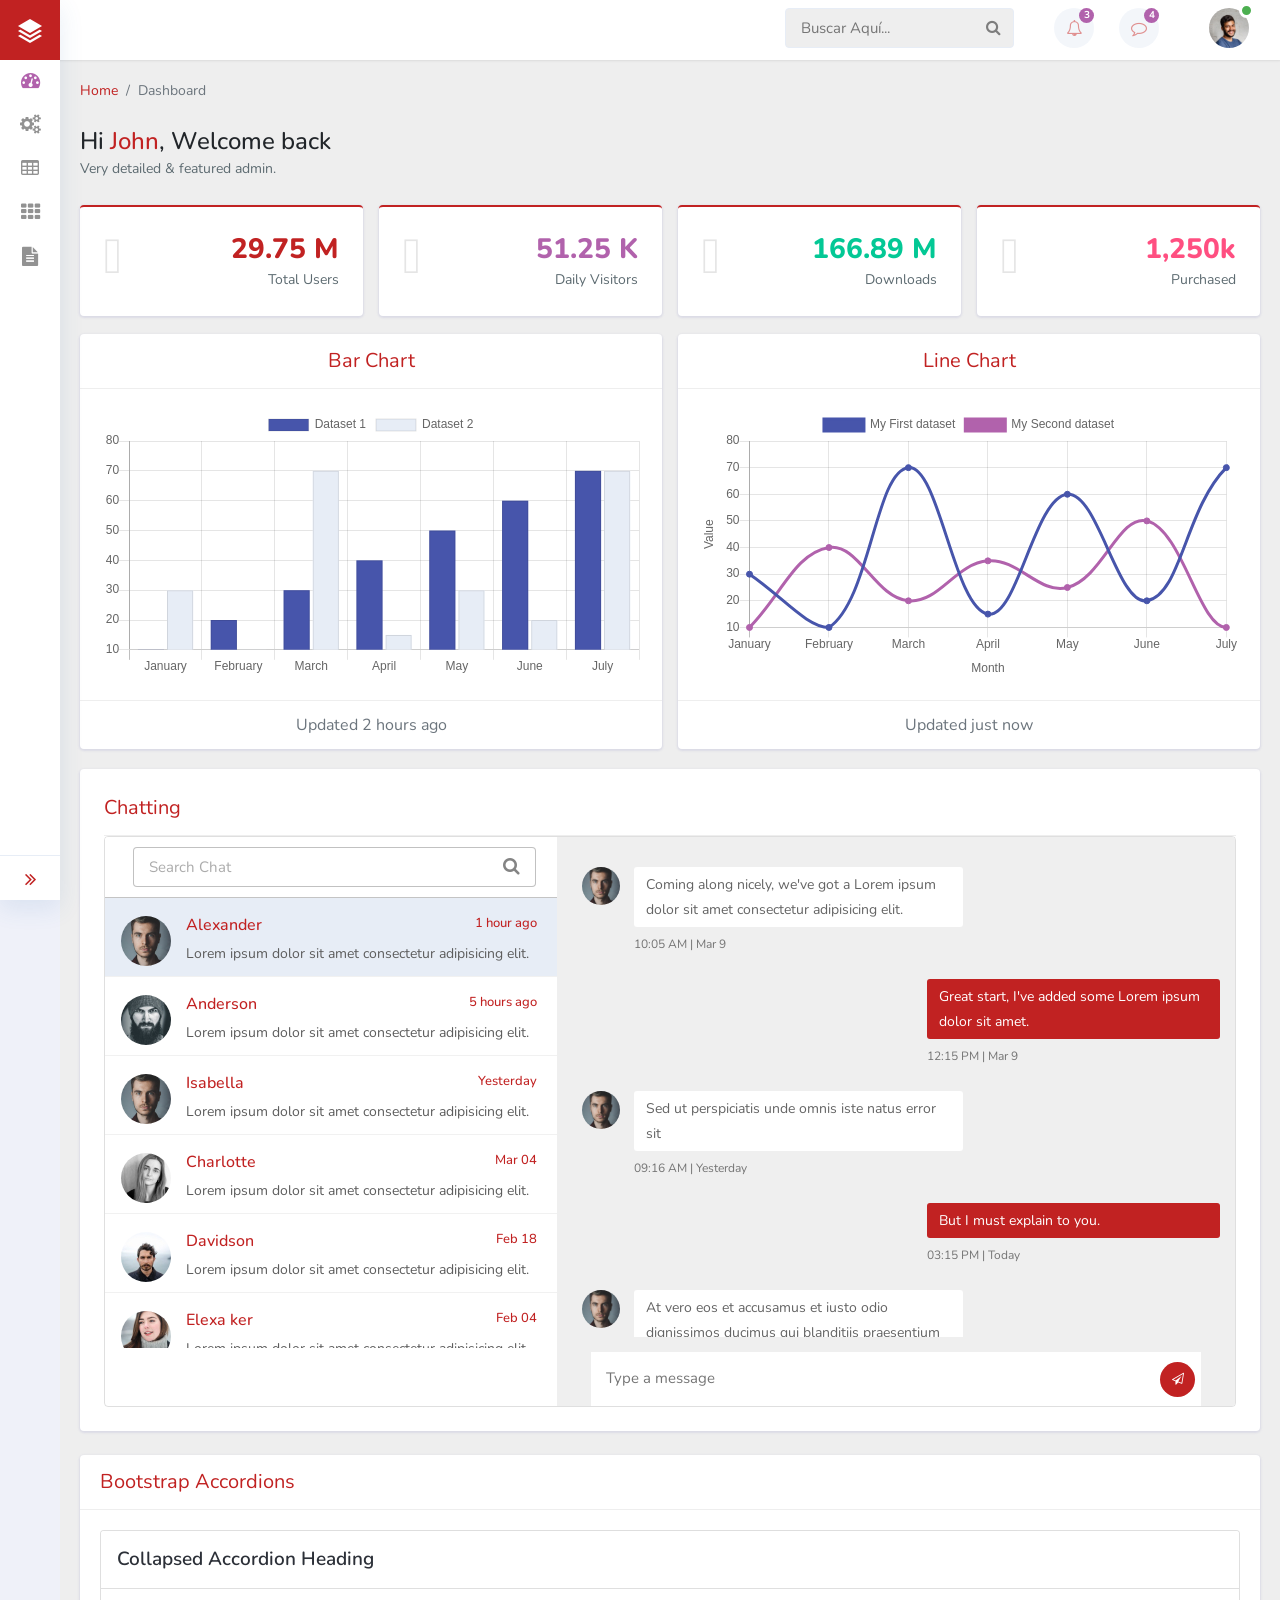
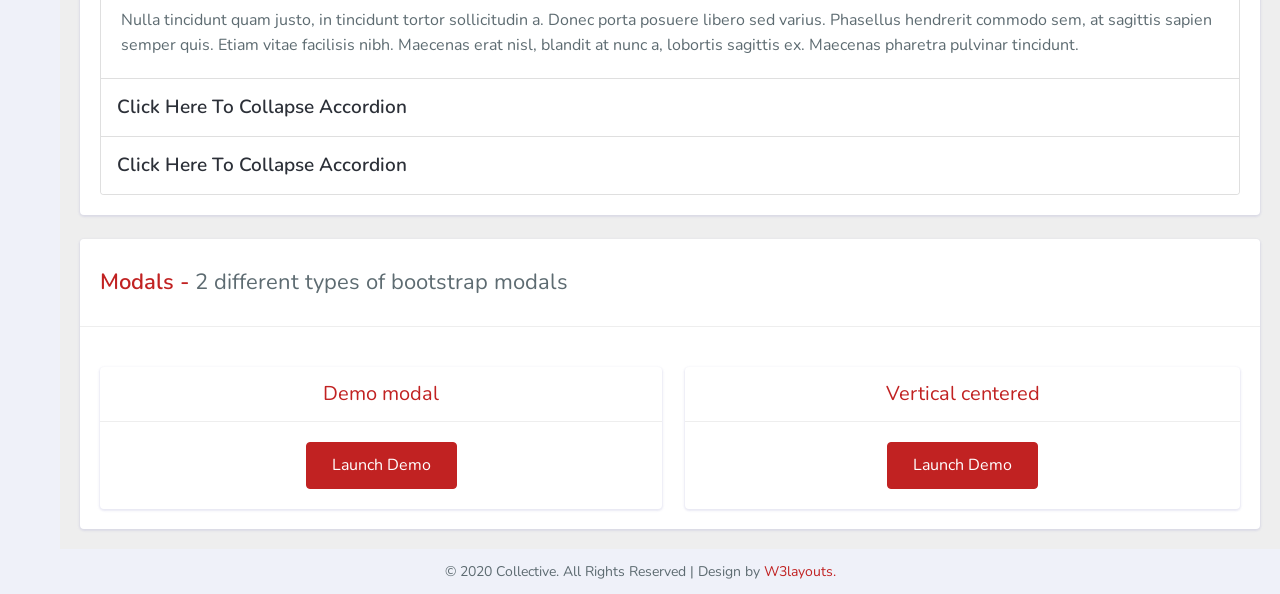
<file: PL_ORDENESCOMPRA/Base/index.html>
<!--
Author: W3layouts
Author URL: http://w3layouts.com
-->
<!doctype html>
<html lang="en">

<head>
  <!-- Required meta tags -->
  <meta charset="utf-8">
  <meta name="viewport" content="width=device-width, initial-scale=1, shrink-to-fit=no">

  <title>Collective Admin Panel a Flat Bootstrap Responsive Website Template | Home :: W3Layouts</title>

  <!-- Template CSS -->
  <link rel="stylesheet" href="assets/css/style-starter.css">

  <!-- google fonts -->
  <link href="//fonts.googleapis.com/css?family=Nunito:300,400,600,700,800,900&display=swap" rel="stylesheet">
</head>

<body class="sidebar-menu-collapsed">
  <div class="se-pre-con"></div>
<section>
  <!-- sidebar menu start -->
  <div class="sidebar-menu sticky-sidebar-menu">

    <!-- logo start -->
    <div class="logo">
      <h1><a href="index.html">Collective</a></h1>
    </div>

  <!-- if logo is image enable this -->
    <!-- image logo --
    <div class="logo">
      <a href="index.html">
        <img src="image-path" alt="Your logo" title="Your logo" class="img-fluid" style="height:35px;" />
      </a>
    </div>
    <!-- //image logo -->

    <div class="logo-icon text-center">
      <a href="index.html" title="logo"><img src="assets/images/logo.png" alt="logo-icon"> </a>
    </div>
    <!-- //logo end -->

    <div class="sidebar-menu-inner">

      <!-- sidebar nav start -->
      <ul class="nav nav-pills nav-stacked custom-nav">
        <li class="active"><a href="index.html"><i class="fa fa-tachometer"></i><span> Dashboard</span></a>
        </li>
        <li class="menu-list">
          <a href="#"><i class="fa fa-cogs"></i>
            <span>Elements <i class="lnr lnr-chevron-right"></i></span></a>
          <ul class="sub-menu-list">
            <li><a href="carousels.html">Carousels</a> </li>
            <li><a href="cards.html">Default cards</a> </li>
            <li><a href="people.html">People cards</a></li>
          </ul>
        </li>
        <li><a href="pricing.html"><i class="fa fa-table"></i> <span>Pricing tables</span></a></li>
        <li><a href="blocks.html"><i class="fa fa-th"></i> <span>Content blocks</span></a></li>
        <li><a href="forms.html"><i class="fa fa-file-text"></i> <span>Forms</span></a></li>
      </ul>
      <!-- //sidebar nav end -->
      <!-- toggle button start -->
      <a class="toggle-btn">
        <i class="fa fa-angle-double-left menu-collapsed__left"><span>Collapse Sidebar</span></i>
        <i class="fa fa-angle-double-right menu-collapsed__right"></i>
      </a>
      <!-- //toggle button end -->
    </div>
  </div>
  <!-- //sidebar menu end -->
  <!-- header-starts -->
  <div class="header sticky-header">

    <!-- notification menu start -->
    <div class="menu-right">
      <div class="navbar user-panel-top">
        <div class="search-box">
          <form action="#search-results.html" method="get">
            <input class="search-input" placeholder="Buscar Aquí..." type="search" id="search">
            <button class="search-submit" value=""><span class="fa fa-search"></span></button>
          </form>
        </div>
        <div class="user-dropdown-details d-flex">
          <div class="profile_details_left">
            <ul class="nofitications-dropdown">
              <li class="dropdown">
                <a href="#" class="dropdown-toggle" data-toggle="dropdown" aria-expanded="false"><i
                    class="fa fa-bell-o"></i><span class="badge blue">3</span></a>
                <ul class="dropdown-menu">
                  <li>
                    <div class="notification_header">
                      <h3>You have 3 new notifications</h3>
                    </div>
                  </li>
                  <li><a href="#" class="grid">
                      <div class="user_img"><img src="assets/images/avatar1.jpg" alt=""></div>
                      <div class="notification_desc">
                        <p>Johnson purchased template</p>
                        <span>Just Now</span>
                      </div>
                    </a></li>
                  <li class="odd"><a href="#" class="grid">
                      <div class="user_img"><img src="assets/images/avatar2.jpg" alt=""></div>
                      <div class="notification_desc">
                        <p>New customer registered </p>
                        <span>1 hour ago</span>
                      </div>
                    </a></li>
                  <li><a href="#" class="grid">
                      <div class="user_img"><img src="assets/images/avatar3.jpg" alt=""></div>
                      <div class="notification_desc">
                        <p>Lorem ipsum dolor sit amet </p>
                        <span>2 hours ago</span>
                      </div>
                    </a></li>
                  <li>
                    <div class="notification_bottom">
                      <a href="#all" class="bg-primary">See all notifications</a>
                    </div>
                  </li>
                </ul>
              </li>
              <li class="dropdown">
                <a href="#" class="dropdown-toggle" data-toggle="dropdown" aria-expanded="false"><i
                    class="fa fa-comment-o"></i><span class="badge blue">4</span></a>
                <ul class="dropdown-menu">
                  <li>
                    <div class="notification_header">
                      <h3>You have 4 new messages</h3>
                    </div>
                  </li>
                  <li><a href="#" class="grid">
                      <div class="user_img"><img src="assets/images/avatar1.jpg" alt=""></div>
                      <div class="notification_desc">
                        <p>Johnson purchased template</p>
                        <span>Just Now</span>
                      </div>
                    </a></li>
                  <li class="odd"><a href="#" class="grid">
                      <div class="user_img"><img src="assets/images/avatar2.jpg" alt=""></div>
                      <div class="notification_desc">
                        <p>New customer registered </p>
                        <span>1 hour ago</span>
                      </div>
                    </a></li>
                  <li><a href="#" class="grid">
                      <div class="user_img"><img src="assets/images/avatar3.jpg" alt=""></div>
                      <div class="notification_desc">
                        <p>Lorem ipsum dolor sit amet </p>
                        <span>2 hours ago</span>
                      </div>
                    </a></li>
                  <li><a href="#" class="grid">
                      <div class="user_img"><img src="assets/images/avatar1.jpg" alt=""></div>
                      <div class="notification_desc">
                        <p>Johnson purchased template</p>
                        <span>Just Now</span>
                      </div>
                    </a></li>
                  <li>
                    <div class="notification_bottom">
                      <a href="#all" class="bg-primary">See all messages</a>
                    </div>
                  </li>
                </ul>
              </li>
            </ul>
          </div>
          <div class="profile_details">
            <ul>
              <li class="dropdown profile_details_drop">
                <a href="#" class="dropdown-toggle" data-toggle="dropdown" id="dropdownMenu3" aria-haspopup="true"
                  aria-expanded="false">
                  <div class="profile_img">
                    <img src="assets/images/profileimg.jpg" class="rounded-circle" alt="" />
                    <div class="user-active">
                      <span></span>
                    </div>
                  </div>
                </a>
                <ul class="dropdown-menu drp-mnu" aria-labelledby="dropdownMenu3">
                  <li class="user-info">
                    <h5 class="user-name">John Deo</h5>
                    <span class="status ml-2">Available</span>
                  </li>
                  <li> <a href="#"><i class="lnr lnr-user"></i>My Profile</a> </li>
                  <li> <a href="#"><i class="lnr lnr-users"></i>1k Followers</a> </li>
                  <li> <a href="#"><i class="lnr lnr-cog"></i>Setting</a> </li>
                  <li> <a href="#"><i class="lnr lnr-heart"></i>100 Likes</a> </li>
                  <li class="logout"> <a href="#sign-up.html"><i class="fa fa-power-off"></i> Logout</a> </li>
                </ul>
              </li>
            </ul>
          </div>
        </div>
      </div>
    </div>
    <!--notification menu end -->
  </div>
  <!-- //header-ends -->
  <!-- main content start -->
<div class="main-content">

  <!-- content -->
  <div class="container-fluid content-top-gap">

    <nav aria-label="breadcrumb">
      <ol class="breadcrumb my-breadcrumb">
        <li class="breadcrumb-item"><a href="index.html">Home</a></li>
        <li class="breadcrumb-item active" aria-current="page">Dashboard</li>
      </ol>
    </nav>
    <div class="welcome-msg pt-3 pb-4">
      <h1>Hi <span class="text-primary">John</span>, Welcome back</h1>
      <p>Very detailed & featured admin.</p>
    </div>

    <!-- statistics data -->
    <div class="statistics">
      <div class="row">
        <div class="col-xl-6 pr-xl-2">
          <div class="row">
            <div class="col-sm-6 pr-sm-2 statistics-grid">
              <div class="card card_border border-primary-top p-4">
                <i class="lnr lnr-users"> </i>
                <h3 class="text-primary number">29.75 M</h3>
                <p class="stat-text">Total Users</p>
              </div>
            </div>
            <div class="col-sm-6 pl-sm-2 statistics-grid">
              <div class="card card_border border-primary-top p-4">
                <i class="lnr lnr-eye"> </i>
                <h3 class="text-secondary number">51.25 K</h3>
                <p class="stat-text">Daily Visitors</p>
              </div>
            </div>
          </div>
        </div>
        <div class="col-xl-6 pl-xl-2">
          <div class="row">
            <div class="col-sm-6 pr-sm-2 statistics-grid">
              <div class="card card_border border-primary-top p-4">
                <i class="lnr lnr-cloud-download"> </i>
                <h3 class="text-success number">166.89 M</h3>
                <p class="stat-text">Downloads</p>
              </div>
            </div>
            <div class="col-sm-6 pl-sm-2 statistics-grid">
              <div class="card card_border border-primary-top p-4">
                <i class="lnr lnr-cart"> </i>
                <h3 class="text-danger number">1,250k</h3>
                <p class="stat-text">Purchased</p>
              </div>
            </div>
          </div>
        </div>
      </div>
    </div>
    <!-- //statistics data -->

    <!-- charts -->
    <div class="chart">
      <div class="row">
        <div class="col-lg-6 pr-lg-2 chart-grid">
          <div class="card text-center card_border">
            <div class="card-header chart-grid__header">
              Bar Chart
            </div>
            <div class="card-body">
              <!-- bar chart -->
              <div id="container">
                <canvas id="barchart"></canvas>
              </div>
              <!-- //bar chart -->
            </div>
            <div class="card-footer text-muted chart-grid__footer">
              Updated 2 hours ago
            </div>
          </div>
        </div>
        <div class="col-lg-6 pl-lg-2 chart-grid">
          <div class="card text-center card_border">
            <div class="card-header chart-grid__header">
              Line Chart
            </div>
            <div class="card-body">
              <!-- line chart -->
              <div id="container">
                <canvas id="linechart"></canvas>
              </div>
              <!-- //line chart -->
            </div>
            <div class="card-footer text-muted chart-grid__footer">
              Updated just now
            </div>
          </div>
        </div>
      </div>
    </div>
    <!-- //charts -->

    <!-- chatting -->
    <div class="data-tables">
      <div class="row">
        <div class="col-lg-12 chart-grid mb-4">
          <div class="card card_border p-4">
            <div class="card-header chart-grid__header pl-0 pt-0">
              Chatting
            </div>
            <div class="messaging">
              <div class="inbox_msg">
                <div class="inbox_people">
                  <div class="headind_srch">
                    <div class="srch_bar">
                      <div class="stylish-input-group">
                        <input type="text" class="search-bar" placeholder="Search Chat">
                        <span class="input-group-addon">
                          <button type="button"> <i class="fa fa-search" aria-hidden="true"></i> </button>
                        </span> </div>
                    </div>
                  </div>
                  <div class="inbox_chat">
                    <div class="chat_list active_chat">
                      <div class="chat_people">
                        <div class="chat_img"> <img src="assets/images/avatar5.jpg" alt="Alexander" class="img-fluid">
                        </div>
                        <div class="chat_ib">
                          <h5>Alexander <span class="chat_date">1 hour ago</span></h5>
                          <p>Lorem ipsum dolor sit amet consectetur adipisicing elit.</p>
                        </div>
                      </div>
                    </div>
                    <div class="chat_list">
                      <div class="chat_people">
                        <div class="chat_img"> <img src="assets/images/avatar3.jpg" alt="Anderson" class="img-fluid">
                        </div>
                        <div class="chat_ib">
                          <h5>Anderson <span class="chat_date">5 hours ago</span></h5>
                          <p>Lorem ipsum dolor sit amet consectetur adipisicing elit.</p>
                        </div>
                      </div>
                    </div>
                    <div class="chat_list">
                      <div class="chat_people">
                        <div class="chat_img"> <img src="assets/images/avatar5.jpg" alt="Isabella" class="img-fluid">
                        </div>
                        <div class="chat_ib">
                          <h5>Isabella <span class="chat_date">Yesterday</span></h5>
                          <p>Lorem ipsum dolor sit amet consectetur adipisicing elit.</p>
                        </div>
                      </div>
                    </div>
                    <div class="chat_list">
                      <div class="chat_people">
                        <div class="chat_img"> <img src="assets/images/avatar4.jpg" alt="Charlotte" class="img-fluid">
                        </div>
                        <div class="chat_ib">
                          <h5>Charlotte <span class="chat_date">Mar 04</span></h5>
                          <p>Lorem ipsum dolor sit amet consectetur adipisicing elit.</p>
                        </div>
                      </div>
                    </div>
                    <div class="chat_list">
                      <div class="chat_people">
                        <div class="chat_img"> <img src="assets/images/avatar2.jpg" alt="Davidson" class="img-fluid">
                        </div>
                        <div class="chat_ib">
                          <h5>Davidson <span class="chat_date">Feb 18</span></h5>
                          <p>Lorem ipsum dolor sit amet consectetur adipisicing elit.</p>
                        </div>
                      </div>
                    </div>
                    <div class="chat_list">
                      <div class="chat_people">
                        <div class="chat_img"> <img src="assets/images/avatar1.jpg" alt="Elexa ker" class="img-fluid">
                        </div>
                        <div class="chat_ib">
                          <h5>Elexa ker <span class="chat_date">Feb 04</span></h5>
                          <p>Lorem ipsum dolor sit amet consectetur adipisicing elit.</p>
                        </div>
                      </div>
                    </div>
                    <div class="chat_list">
                      <div class="chat_people">
                        <div class="chat_img"> <img src="assets/images/avatar4.jpg" alt="Charlotte" class="img-fluid">
                        </div>
                        <div class="chat_ib">
                          <h5>Charlotte <span class="chat_date">Jan 28</span></h5>
                          <p>Lorem ipsum dolor sit amet consectetur adipisicing elit.</p>
                        </div>
                      </div>
                    </div>
                  </div>
                </div>
                <div class="mesgs">
                  <div class="msg_history">
                    <div class="incoming_msg">
                      <div class="incoming_msg_img"> <img src="assets/images/avatar5.jpg" alt="Alexander"
                          class="img-fluid"> </div>
                      <div class="received_msg">
                        <div class="received_withd_msg">
                          <p>Coming along nicely, we've got a Lorem ipsum dolor sit amet consectetur adipisicing elit.
                          </p>
                          <span class="time_date"> 10:05 AM | Mar 9</span>
                        </div>
                      </div>
                    </div>
                    <div class="outgoing_msg">
                      <div class="sent_msg">
                        <p>Great start, I've added some Lorem ipsum dolor sit amet. </p>
                        <span class="time_date"> 12:15 PM | Mar 9</span>
                      </div>
                    </div>
                    <div class="incoming_msg">
                      <div class="incoming_msg_img"> <img src="assets/images/avatar5.jpg" alt="Alexander"
                          class="img-fluid"> </div>
                      <div class="received_msg">
                        <div class="received_withd_msg">
                          <p>Sed ut perspiciatis unde omnis iste natus error sit</p>
                          <span class="time_date"> 09:16 AM | Yesterday</span>
                        </div>
                      </div>
                    </div>
                    <div class="outgoing_msg">
                      <div class="sent_msg">
                        <p>But I must explain to you.</p>
                        <span class="time_date"> 03:15 PM | Today</span>
                      </div>
                    </div>
                    <div class="incoming_msg">
                      <div class="incoming_msg_img"> <img src="assets/images/avatar5.jpg" alt="Alexander"
                          class="img-fluid"> </div>
                      <div class="received_msg">
                        <div class="received_withd_msg">
                          <p>At vero eos et accusamus et iusto odio dignissimos ducimus qui blanditiis praesentium
                            voluptatum deleniti atque corrupti quos dolores.</p>
                          <span class="time_date"> 03:16 PM | Today</span>
                        </div>
                      </div>
                    </div>
                  </div>
                  <div class="type_msg">
                    <div class="input_msg_write">
                      <input type="text" class="write_msg" placeholder="Type a message" />
                      <button class="msg_send_btn" type="button"><i class="fa fa-paper-plane-o"
                          aria-hidden="true"></i></button>
                    </div>
                  </div>
                </div>
              </div>
            </div>
          </div>
        </div>
      </div>
    </div>
    <!-- //chatting -->

    <!-- accordions -->
    <div class="accordions">
      <div class="row">
        <!-- accordion style 1 -->
        <div class="col-lg-12 mb-4">
          <div class="card card_border">
            <div class="card-header chart-grid__header">
              Bootstrap Accordions
            </div>
            <div class="card-body">
              <div class="accordion" id="accordionExample">
                <div class="card">
                  <div class="card-header bg-white p-0" id="headingOne">
                    <a href="#" class="card__title p-3" data-toggle="collapse" data-target="#collapseOne"
                      aria-expanded="true" aria-controls="collapseOne">Collapsed accordion heading </a>
                  </div>

                  <div id="collapseOne" class="collapse show" aria-labelledby="headingOne"
                    data-parent="#accordionExample">
                    <div class="card-body para__style">
                      Nulla tincidunt quam justo, in tincidunt tortor sollicitudin a. Donec porta posuere
                      libero sed varius. Phasellus hendrerit commodo sem, at sagittis sapien semper quis.
                      Etiam vitae facilisis nibh. Maecenas erat nisl, blandit at nunc a, lobortis sagittis
                      ex. Maecenas pharetra pulvinar tincidunt.
                    </div>
                  </div>
                </div>
                <div class="card">
                  <div class="card-header bg-white p-0" id="headingTwo">
                    <a href="#" class="card__title p-3" data-toggle="collapse" data-target="#collapseTwo"
                      aria-expanded="false" aria-controls="collapseTwo">Click here to collapse accordion</a>
                  </div>
                  <div id="collapseTwo" class="collapse" aria-labelledby="headingTwo" data-parent="#accordionExample">
                    <div class="card-body para__style">
                      Nulla tincidunt quam justo, in tincidunt tortor sollicitudin a. Donec porta posuere
                      libero sed varius. Phasellus hendrerit commodo sem, at sagittis sapien semper quis.
                      Etiam vitae facilisis nibh. Maecenas erat nisl, blandit at nunc a, lobortis sagittis
                      ex. Maecenas pharetra pulvinar tincidunt.
                    </div>
                  </div>
                </div>
                <div class="card">
                  <div class="card-header bg-white p-0" id="headingThree">
                    <a href="#" class="card__title p-3" data-toggle="collapse" data-target="#collapseThree"
                      aria-expanded="false" aria-controls="collapseThree">Click here to
                      collapse accordion</a>
                  </div>
                  <div id="collapseThree" class="collapse" aria-labelledby="headingThree"
                    data-parent="#accordionExample">
                    <div class="card-body para__style">
                      Nulla tincidunt quam justo, in tincidunt tortor sollicitudin a. Donec porta posuere
                      libero sed varius. Phasellus hendrerit commodo sem, at sagittis sapien semper quis.
                      Etiam vitae facilisis nibh. Maecenas erat nisl, blandit at nunc a, lobortis sagittis
                      ex. Maecenas pharetra pulvinar tincidunt.
                    </div>
                  </div>
                </div>
              </div>
            </div>
          </div>
        </div>
        <!-- //accordion style 1 -->
      </div>
    </div>
    <!-- //accordions -->

    <!-- modals -->
    <section class="template-cards">
      <div class="card card_border">
        <div class="cards__heading">
          <h3>Modals - <span>2 different types of bootstrap modals</span></h3>
        </div>
        <div class="card-body pb-0">
          <div class="row">
            <div class="col-lg-6 pr-lg-2 chart-grid">
              <div class="card text-center card_border">
                <div class="card-header chart-grid__header">
                  Demo modal
                </div>
                <div class="card-body">
                  <!-- Button trigger modal -->
                  <button type="button" class="btn btn-primary btn-style" data-toggle="modal"
                    data-target="#exampleModal">
                    Launch demo
                  </button>

                  <!-- Modal -->
                  <div class="modal fade" id="exampleModal" tabindex="-1" role="dialog"
                    aria-labelledby="exampleModalLabel" aria-hidden="true">
                    <div class="modal-dialog" role="document">
                      <div class="modal-content">
                        <div class="modal-header">
                          <h5 class="modal-title" id="exampleModalLabel">Modal title</h5>
                          <button type="button" class="close" data-dismiss="modal" aria-label="Close">
                            <span aria-hidden="true">&times;</span>
                          </button>
                        </div>
                        <div class="modal-body">
                          ...
                        </div>
                        <div class="modal-footer">
                          <button type="button" class="btn btn-danger" data-dismiss="modal">Close</button>
                          <button type="button" class="btn btn-success">Save changes</button>
                        </div>
                      </div>
                    </div>
                  </div>
                </div>
              </div>
            </div>
            <div class="col-lg-6 chart-grid">
              <div class="card text-center card_border">
                <div class="card-header chart-grid__header">
                  Vertical centered
                </div>
                <div class="card-body">
                  <!-- Button trigger modal -->
                  <button type="button" class="btn btn-primary btn-style" data-toggle="modal"
                    data-target="#exampleModalCenter">
                    Launch demo
                  </button>
                  <!-- Modal -->
                  <div class="modal fade" id="exampleModalCenter" tabindex="-1" role="dialog"
                    aria-labelledby="exampleModalCenterTitle" aria-hidden="true">
                    <div class="modal-dialog modal-dialog-centered" role="document">
                      <div class="modal-content">
                        <div class="modal-header">
                          <h5 class="modal-title" id="exampleModalLongTitle">Modal title</h5>
                          <button type="button" class="close" data-dismiss="modal" aria-label="Close">
                            <span aria-hidden="true">&times;</span>
                          </button>
                        </div>
                        <div class="modal-body">
                          ...
                        </div>
                        <div class="modal-footer">
                          <button type="button" class="btn btn-danger" data-dismiss="modal">Close</button>
                          <button type="button" class="btn btn-success">Save changes</button>
                        </div>
                      </div>
                    </div>
                  </div>
                </div>
              </div>
            </div>
          </div>
        </div>
      </div>
    </section>
    <!-- //modals -->

  </div>
  <!-- //content -->
</div>
<!-- main content end-->
</section>
  <!--footer section start-->
<footer class="dashboard">
  <p>&copy 2020 Collective. All Rights Reserved | Design by <a href="https://w3layouts.com/" target="_blank"
      class="text-primary">W3layouts.</a></p>
</footer>
<!--footer section end-->
<!-- move top -->
<button onclick="topFunction()" id="movetop" class="bg-primary" title="Go to top">
  <span class="fa fa-angle-up"></span>
</button>
<script>
  // When the user scrolls down 20px from the top of the document, show the button
  window.onscroll = function () {
    scrollFunction()
  };

  function scrollFunction() {
    if (document.body.scrollTop > 20 || document.documentElement.scrollTop > 20) {
      document.getElementById("movetop").style.display = "block";
    } else {
      document.getElementById("movetop").style.display = "none";
    }
  }

  // When the user clicks on the button, scroll to the top of the document
  function topFunction() {
    document.body.scrollTop = 0;
    document.documentElement.scrollTop = 0;
  }
</script>
<!-- /move top -->


<script src="assets/js/jquery-3.3.1.min.js"></script>
<script src="assets/js/jquery-1.10.2.min.js"></script>

<!-- chart js -->
<script src="assets/js/Chart.min.js"></script>
<script src="assets/js/utils.js"></script>
<!-- //chart js -->

<!-- Different scripts of charts.  Ex.Barchart, Linechart -->
<script src="assets/js/bar.js"></script>
<script src="assets/js/linechart.js"></script>
<!-- //Different scripts of charts.  Ex.Barchart, Linechart -->


<script src="assets/js/jquery.nicescroll.js"></script>
<script src="assets/js/scripts.js"></script>

<!-- close script -->
<script>
  var closebtns = document.getElementsByClassName("close-grid");
  var i;

  for (i = 0; i < closebtns.length; i++) {
    closebtns[i].addEventListener("click", function () {
      this.parentElement.style.display = 'none';
    });
  }
</script>
<!-- //close script -->

<!-- disable body scroll when navbar is in active -->
<script>
  $(function () {
    $('.sidebar-menu-collapsed').click(function () {
      $('body').toggleClass('noscroll');
    })
  });
</script>
<!-- disable body scroll when navbar is in active -->

 <!-- loading-gif Js -->
 <script src="assets/js/modernizr.js"></script>
 <script>
     $(window).load(function () {
         // Animate loader off screen
         $(".se-pre-con").fadeOut("slow");;
     });
 </script>
 <!--// loading-gif Js -->

<!-- Bootstrap Core JavaScript -->
<script src="assets/js/bootstrap.min.js"></script>

</body>

</html>
</file>
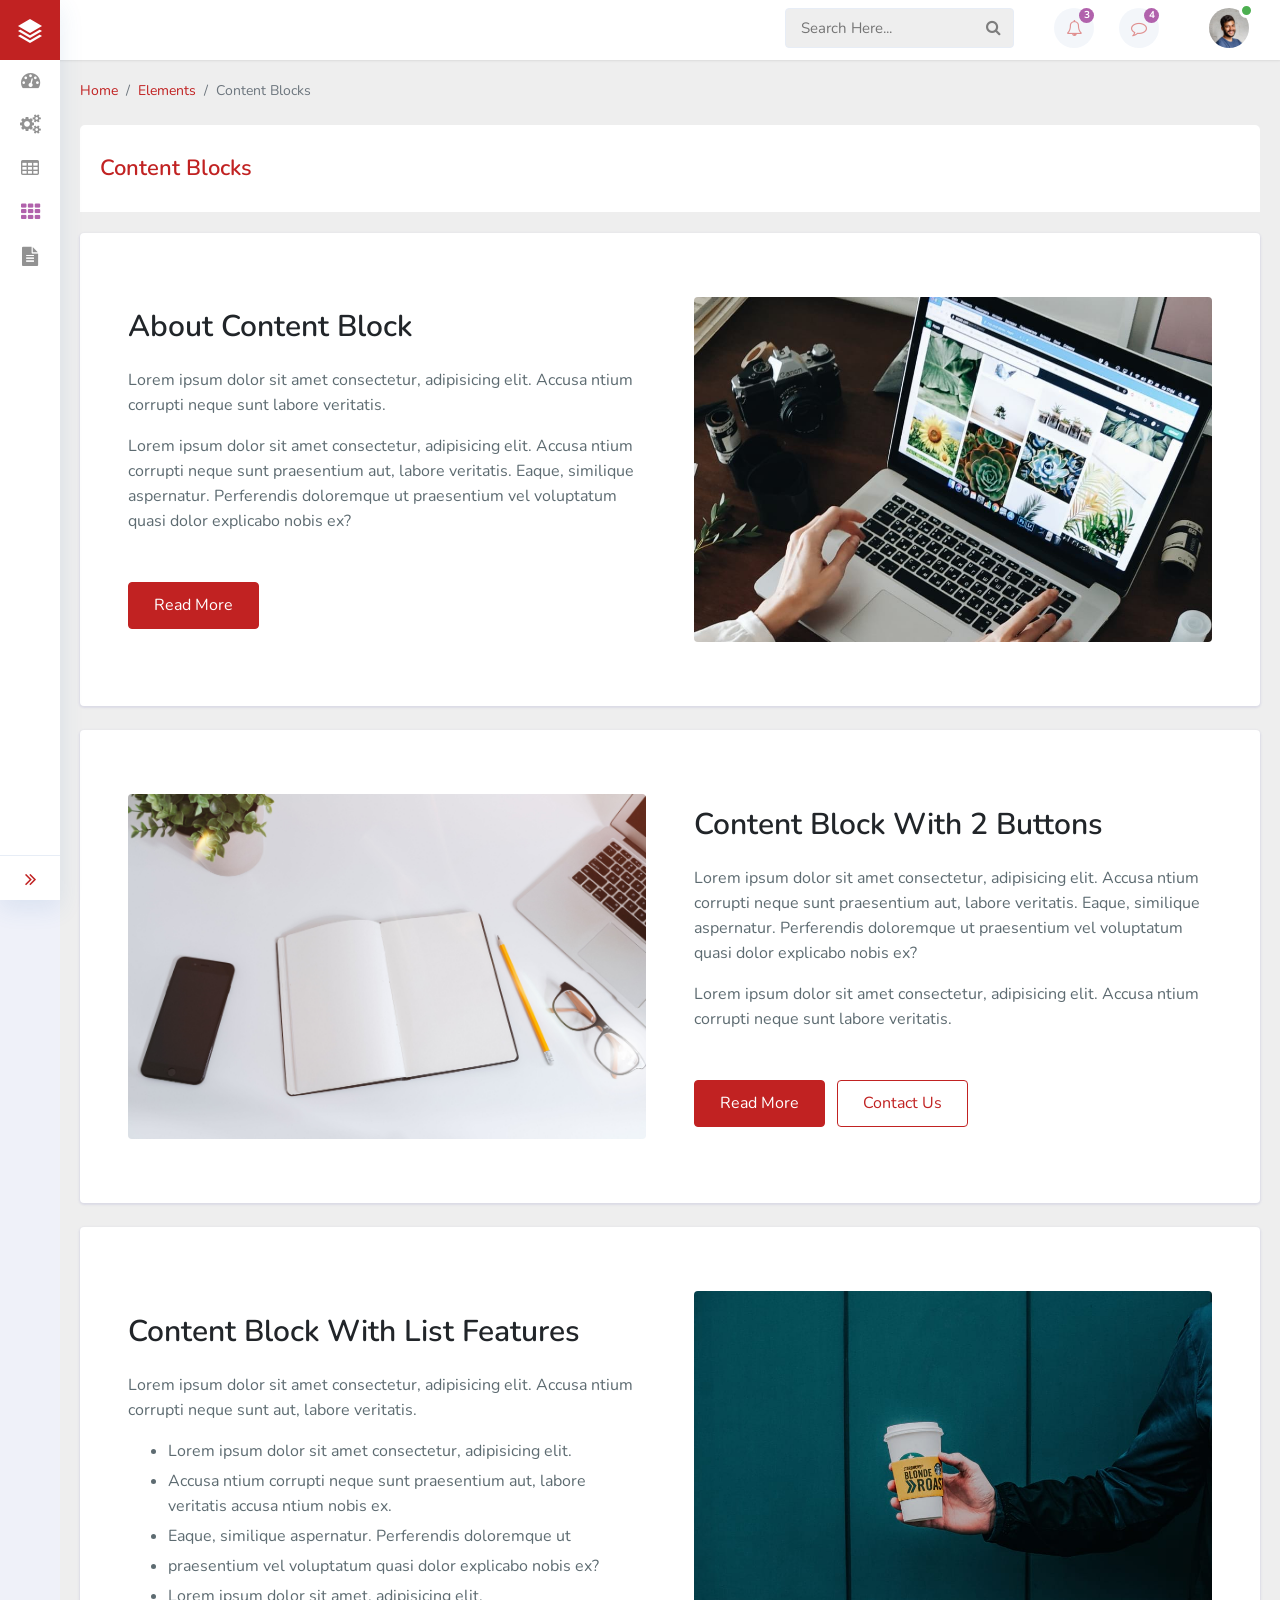
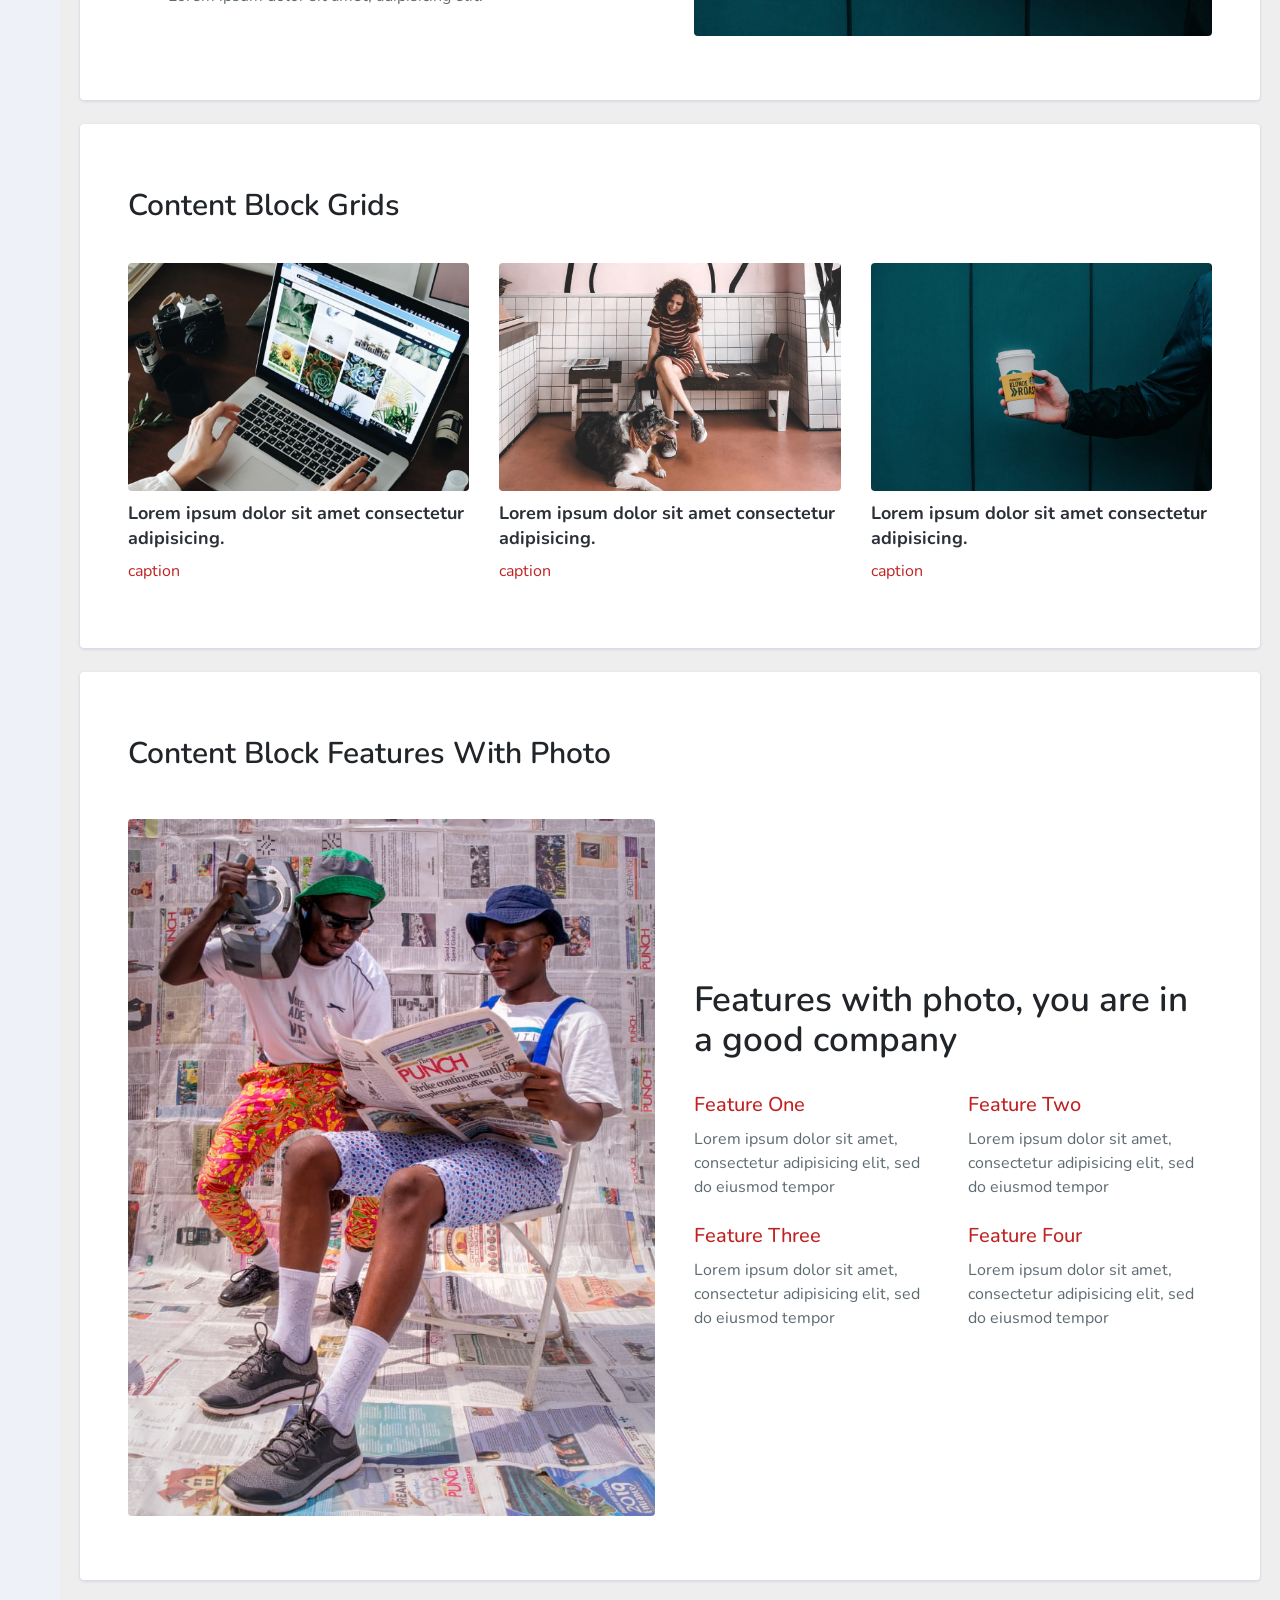
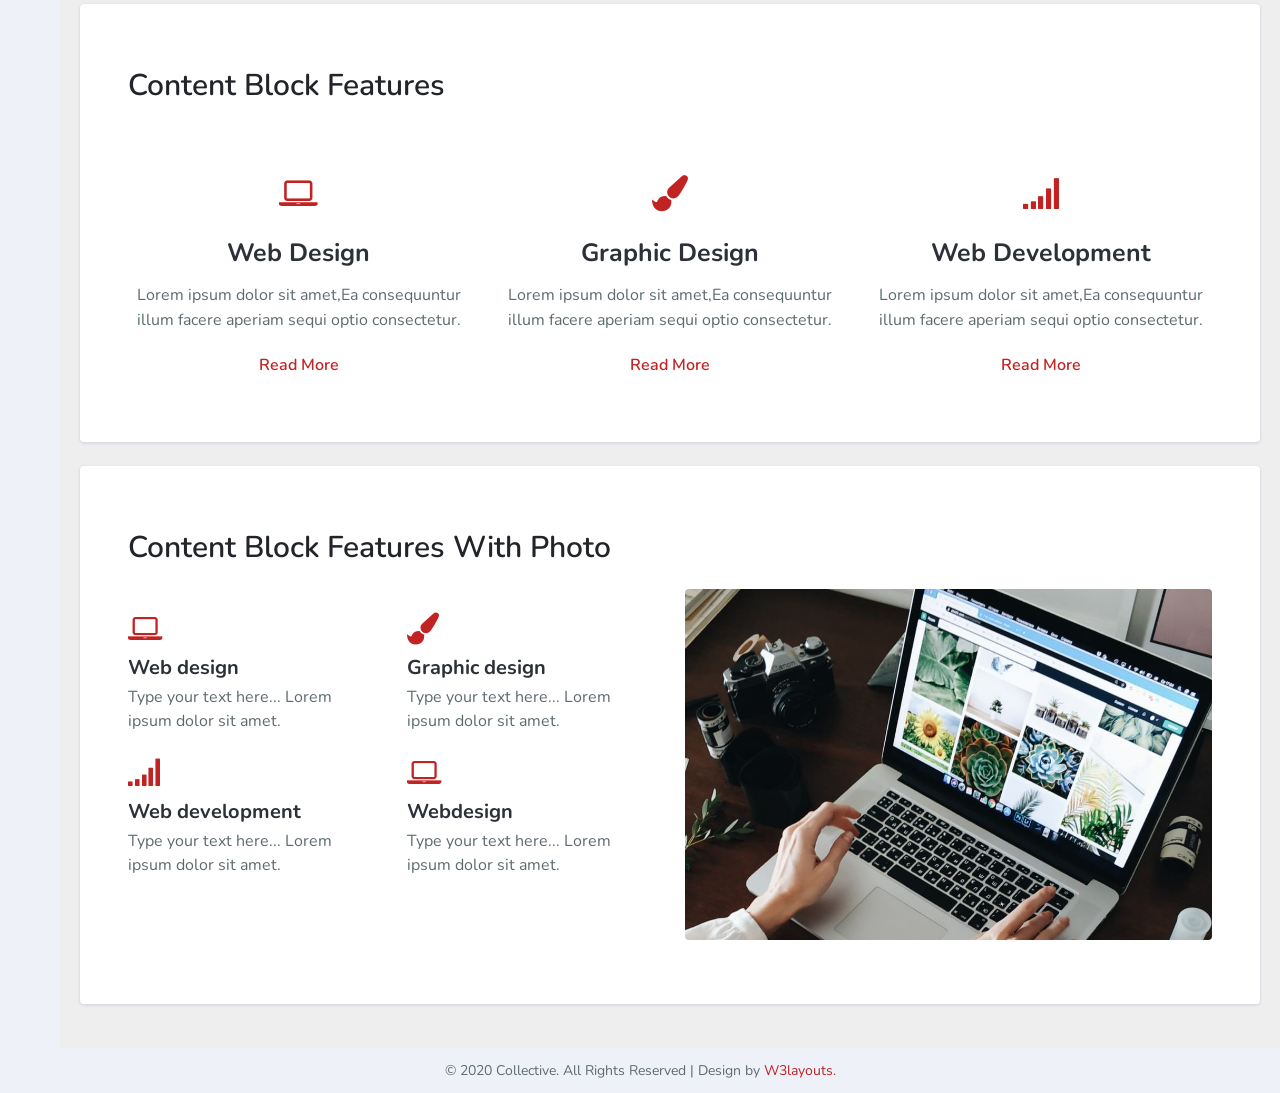
<file: PL_ORDENESCOMPRA/Base/blocks.html>
<!--
Author: W3layouts
Author URL: http://w3layouts.com
-->
<!doctype html>
<html lang="en">

<head>
  <!-- Required meta tags -->
  <meta charset="utf-8">
  <meta name="viewport" content="width=device-width, initial-scale=1, shrink-to-fit=no">

  <title>Collective Admin Panel a Flat Bootstrap Responsive Website Template | Content Blocks :: W3Layouts</title>

  <!-- Template CSS -->
  <link rel="stylesheet" href="assets/css/style-starter.css">

  <!-- google fonts -->
  <link href="//fonts.googleapis.com/css?family=Nunito:300,400,600,700,800,900&display=swap" rel="stylesheet">
</head>

<body class="sidebar-menu-collapsed">
<div class="se-pre-con"></div>
<section>
  <!-- sidebar menu start -->
  <div class="sidebar-menu sticky-sidebar-menu">

    <!-- logo start -->
    <div class="logo">
      <h1><a href="index.html">Collective</a></h1>
    </div>

  <!-- if logo is image enable this -->
    <!-- image logo --
    <div class="logo">
      <a href="index.html">
        <img src="image-path" alt="Your logo" title="Your logo" class="img-fluid" style="height:35px;" />
      </a>
    </div>
    <!-- //image logo -->

    <div class="logo-icon text-center">
      <a href="index.html" title="logo"><img src="assets/images/logo.png" alt="logo-icon"> </a>
    </div>
    <!-- //logo end -->

    <div class="sidebar-menu-inner">

      <!-- sidebar nav start -->
      <ul class="nav nav-pills nav-stacked custom-nav">
        <li><a href="index.html"><i class="fa fa-tachometer"></i><span> Dashboard</span></a>
        </li>
        <li class="menu-list">
          <a href="#"><i class="fa fa-cogs"></i>
            <span>Elements <i class="lnr lnr-chevron-right"></i></span></a>
          <ul class="sub-menu-list">
            <li><a href="carousels.html">Carousels</a> </li>
            <li><a href="cards.html">Default cards</a> </li>
            <li><a href="people.html">People cards</a></li>
          </ul>
        </li>
        <li><a href="pricing.html"><i class="fa fa-table"></i> <span>Pricing tables</span></a></li>
        <li class="active"><a href="blocks.html"><i class="fa fa-th"></i> <span>Content blocks</span></a></li>
        <li><a href="forms.html"><i class="fa fa-file-text"></i> <span>Forms</span></a></li>
      </ul>
      <!-- //sidebar nav end -->
      <!-- toggle button start -->
      <a class="toggle-btn">
        <i class="fa fa-angle-double-left menu-collapsed__left"><span>Collapse Sidebar</span></i>
        <i class="fa fa-angle-double-right menu-collapsed__right"></i>
      </a>
      <!-- //toggle button end -->
    </div>
  </div>
  <!-- //sidebar menu end -->
  <!-- header-starts -->
  <div class="header sticky-header">

    <!-- notification menu start -->
    <div class="menu-right">
      <div class="navbar user-panel-top">
        <div class="search-box">
          <form action="#search-results.html" method="get">
            <input class="search-input" placeholder="Search Here..." type="search" id="search">
            <button class="search-submit" value=""><span class="fa fa-search"></span></button>
          </form>
        </div>
        <div class="user-dropdown-details d-flex">
          <div class="profile_details_left">
            <ul class="nofitications-dropdown">
              <li class="dropdown">
                <a href="#" class="dropdown-toggle" data-toggle="dropdown" aria-expanded="false"><i
                    class="fa fa-bell-o"></i><span class="badge blue">3</span></a>
                <ul class="dropdown-menu">
                  <li>
                    <div class="notification_header">
                      <h3>You have 3 new notifications</h3>
                    </div>
                  </li>
                  <li><a href="#" class="grid">
                      <div class="user_img"><img src="assets/images/avatar1.jpg" alt=""></div>
                      <div class="notification_desc">
                        <p>Johnson purchased template</p>
                        <span>Just Now</span>
                      </div>
                    </a></li>
                  <li class="odd"><a href="#" class="grid">
                      <div class="user_img"><img src="assets/images/avatar2.jpg" alt=""></div>
                      <div class="notification_desc">
                        <p>New customer registered </p>
                        <span>1 hour ago</span>
                      </div>
                    </a></li>
                  <li><a href="#" class="grid">
                      <div class="user_img"><img src="assets/images/avatar3.jpg" alt=""></div>
                      <div class="notification_desc">
                        <p>Lorem ipsum dolor sit amet </p>
                        <span>2 hours ago</span>
                      </div>
                    </a></li>
                  <li>
                    <div class="notification_bottom">
                      <a href="#all" class="bg-primary">See all notifications</a>
                    </div>
                  </li>
                </ul>
              </li>
              <li class="dropdown">
                <a href="#" class="dropdown-toggle" data-toggle="dropdown" aria-expanded="false"><i
                    class="fa fa-comment-o"></i><span class="badge blue">4</span></a>
                <ul class="dropdown-menu">
                  <li>
                    <div class="notification_header">
                      <h3>You have 4 new messages</h3>
                    </div>
                  </li>
                  <li><a href="#" class="grid">
                      <div class="user_img"><img src="assets/images/avatar1.jpg" alt=""></div>
                      <div class="notification_desc">
                        <p>Johnson purchased template</p>
                        <span>Just Now</span>
                      </div>
                    </a></li>
                  <li class="odd"><a href="#" class="grid">
                      <div class="user_img"><img src="assets/images/avatar2.jpg" alt=""></div>
                      <div class="notification_desc">
                        <p>New customer registered </p>
                        <span>1 hour ago</span>
                      </div>
                    </a></li>
                  <li><a href="#" class="grid">
                      <div class="user_img"><img src="assets/images/avatar3.jpg" alt=""></div>
                      <div class="notification_desc">
                        <p>Lorem ipsum dolor sit amet </p>
                        <span>2 hours ago</span>
                      </div>
                    </a></li>
                  <li><a href="#" class="grid">
                      <div class="user_img"><img src="assets/images/avatar1.jpg" alt=""></div>
                      <div class="notification_desc">
                        <p>Johnson purchased template</p>
                        <span>Just Now</span>
                      </div>
                    </a></li>
                  <li>
                    <div class="notification_bottom">
                      <a href="#all" class="bg-primary">See all messages</a>
                    </div>
                  </li>
                </ul>
              </li>
            </ul>
          </div>
          <div class="profile_details">
            <ul>
              <li class="dropdown profile_details_drop">
                <a href="#" class="dropdown-toggle" data-toggle="dropdown" id="dropdownMenu3" aria-haspopup="true"
                  aria-expanded="false">
                  <div class="profile_img">
                    <img src="assets/images/profileimg.jpg" class="rounded-circle" alt="" />
                    <div class="user-active">
                      <span></span>
                    </div>
                  </div>
                </a>
                <ul class="dropdown-menu drp-mnu" aria-labelledby="dropdownMenu3">
                  <li class="user-info">
                    <h5 class="user-name">John Deo</h5>
                    <span class="status ml-2">Available</span>
                  </li>
                  <li> <a href="#"><i class="lnr lnr-user"></i>My Profile</a> </li>
                  <li> <a href="#"><i class="lnr lnr-users"></i>1k Followers</a> </li>
                  <li> <a href="#"><i class="lnr lnr-cog"></i>Setting</a> </li>
                  <li> <a href="#"><i class="lnr lnr-heart"></i>100 Likes</a> </li>
                  <li class="logout"> <a href="#sign-up.html"><i class="fa fa-power-off"></i> Logout</a> </li>
                </ul>
              </li>
            </ul>
          </div>
        </div>
      </div>
    </div>
    <!--notification menu end -->
  </div>
  <!-- //header-ends -->
<!-- main content start -->
<div class="main-content">

  <!-- content -->
  <div class="container-fluid content-top-gap">

    <!-- breadcrumbs -->
    <nav aria-label="breadcrumb" class="mb-4">
      <ol class="breadcrumb my-breadcrumb">
        <li class="breadcrumb-item"><a href="index.html">Home</a></li>
        <li class="breadcrumb-item"><a href="#">Elements</a></li>
        <li class="breadcrumb-item active" aria-current="page">Content Blocks</li>
      </ol>
    </nav>
    <!-- //breadcrumbs -->

    <!-- card heading -->
    <div class="cards__heading">
      <h3>Content Blocks</h3>
    </div>
    <!-- //card heading -->

    <!-- content block style 1-->
    <div class="card card_border p-lg-5 p-3 mb-4">
      <div class="card-body py-3 p-0">
        <div class="row">
          <div class="col-lg-6 align-self pr-lg-4">
            <h3 class="block__title mb-lg-4">About Content Block</h3>
            <p class="mb-3">Lorem ipsum dolor sit amet consectetur, adipisicing elit. Accusa ntium corrupti
              neque sunt labore veritatis. </p>
            <p class="mb-lg-5 mb-3">Lorem ipsum dolor sit amet consectetur, adipisicing elit. Accusa ntium corrupti
              neque sunt
              praesentium aut, labore veritatis. Eaque, similique aspernatur. Perferendis doloremque ut
              praesentium vel voluptatum quasi dolor explicabo nobis ex?</p>
            <a href="#read" class="btn btn-style btn-primary"> Read More</a>
          </div>
          <div class="col-lg-6 pl-lg-4 mt-lg-0 mt-4">
            <img src="assets/images/template2.jpg" alt="" class="img-fluid rounded" />
          </div>
        </div>
      </div>
    </div>
    <!-- //content block style 1-->

    <!-- content block style 2-->
    <div class="card card_border p-lg-5 p-3 mb-4">
      <div class="card-body py-3 p-0">
        <div class="row">
          <div class="col-lg-6 pr-lg-4">
            <img src="assets/images/template1.jpg" alt="" class="img-fluid rounded" />
          </div>
          <div class="col-lg-6 align-self pl-lg-4 mt-lg-0 mt-4">
            <h3 class="block__title mb-lg-4">Content Block with 2 buttons</h3>
            <p class="mb-3">Lorem ipsum dolor sit amet consectetur, adipisicing elit. Accusa ntium corrupti neque sunt
              praesentium aut, labore veritatis. Eaque, similique aspernatur. Perferendis doloremque ut
              praesentium vel voluptatum quasi dolor explicabo nobis ex?</p>
            <p class="mb-lg-5 mb-3">Lorem ipsum dolor sit amet consectetur, adipisicing elit. Accusa ntium corrupti
              neque sunt labore veritatis.</p>
            <a href="#read" class="btn btn-style btn-primary mr-2"> Read More</a>
            <a href="#more" class="btn btn-style border-btn"> Contact Us</a>
          </div>
        </div>
      </div>
    </div>
    <!-- //content block style 2-->

    <!-- content block style 3 -->
    <div class="card card_border p-lg-5 p-3 mb-4">
      <div class="card-body py-3 p-0">
        <div class="row">
          <div class="col-lg-6 align-self pr-lg-4">
            <h3 class="block__title mb-lg-4">Content Block with list features</h3>
            <p class="mb-3">Lorem ipsum dolor sit amet consectetur, adipisicing elit. Accusa ntium corrupti
              neque sunt aut, labore veritatis. </p>
            <ul class="block-list">
              <li>Lorem ipsum dolor sit amet consectetur, adipisicing elit.</li>
              <li>Accusa ntium corrupti neque sunt praesentium aut, labore veritatis accusa ntium nobis ex.</li>
              <li>Eaque, similique aspernatur. Perferendis doloremque ut </li>
              <li>praesentium vel voluptatum quasi dolor explicabo nobis ex?</li>
              <li>Lorem ipsum dolor sit amet, adipisicing elit.</li>
            </ul>
          </div>
          <div class="col-lg-6 pl-lg-4 mt-lg-0 mt-4">
            <img src="assets/images/dashboard.jpg" alt="" class="img-fluid rounded" />
          </div>
        </div>
      </div>
    </div>
    <!-- //content block style 3 -->

    <!-- content block style 4 -->
    <div class="card card_border p-lg-5 p-3 mb-4">
      <div class="card-body py-3 p-0">
        <h3 class="block__title mb-lg-4">Content Block Grids</h3>
        <div class="row">
          <div class="col-md-4 column mt-md-3 mt-3">
            <a href="#img1"><img class="img-fluid rounded" src="assets/images/template2.jpg" alt=""></a>
            <a href="#para1">
              <p class="grid-para">Lorem ipsum dolor sit amet consectetur adipisicing.</p>
            </a>
            <a href="#caption1">
              <p class="paragraph text-primary">caption</p>
            </a>
          </div>
          <div class="col-md-4 column mt-md-3 mt-5">
            <a href="#img1"><img class="img-fluid rounded" src="assets/images/cart.jpg" alt=""></a>
            <a href="#para2">
              <p class="grid-para">Lorem ipsum dolor sit amet consectetur adipisicing.</p>
            </a>
            <a href="#caption2">
              <p class="paragraph text-primary">caption</p>
            </a>
          </div>
          <div class="col-md-4 column mt-md-3 mt-5">
            <a href="#img1"><img class="img-fluid rounded" src="assets/images/dashboard.jpg" alt=""></a>
            <a href="#para3">
              <p class="grid-para">Lorem ipsum dolor sit amet consectetur adipisicing.</p>
            </a>
            <a href="#caption3">
              <p class="paragraph text-primary">caption</p>
            </a>
          </div>
        </div>
      </div>
    </div>
    <!-- //content block style 4 -->

    <!-- content block style 5 -->
    <div class="card card_border p-lg-5 p-3 mb-4">
      <div class="card-body py-3 p-0">
        <h3 class="block__title mb-lg-4">Content Block Features with photo</h3>
        <div class="row cwp23-content align-items-lg-center">
          <div class="cwp23-img col-md-6 pt-md-4 mt-md-0 mt-3">
            <img src="assets/images/content.jpg" class="img-fluid rounded" alt="">
          </div>
          <div class="cwp23-text col-md-6 mt-4 mt-md-0 pl-md-4">
            <div class="cwp23-title">
              <h3>Features with photo, you are in a good company </h3>
            </div>
            <div class="row cwp23-text-cols">
              <div class="column col-lg-6 mt-4">
                <h4 class="text-primary">Feature One</h4>
                <p>Lorem ipsum dolor sit amet, consectetur adipisicing elit, sed do eiusmod tempor </p>
              </div>
              <div class="column col-lg-6 mt-4">
                <h4 class="text-primary">Feature Two</h4>
                <p>Lorem ipsum dolor sit amet, consectetur adipisicing elit, sed do eiusmod tempor </p>
              </div>
              <div class="column col-lg-6 mt-4">
                <h4 class="text-primary">Feature Three</h4>
                <p>Lorem ipsum dolor sit amet, consectetur adipisicing elit, sed do eiusmod tempor </p>
              </div>
              <div class="column col-lg-6 mt-4">
                <h4 class="text-primary">Feature Four</h4>
                <p>Lorem ipsum dolor sit amet, consectetur adipisicing elit, sed do eiusmod tempor </p>
              </div>
            </div>
          </div>
        </div>
      </div>
    </div>
    <!-- //content block style 5 -->

    <!-- content block style 6 -->
    <div class="card card_border p-lg-5 p-3 mb-4">
      <div class="card-body py-3 p-0">
        <h3 class="block__title mb-lg-4">Content Block Features</h3>
        <div class="row feature-3 text-center">
          <div class="col-md-4 three-grids-columns mt-5">
            <span class="fa fa-laptop icon-fea" aria-hidden="true"></span>
            <a href="#">

              <h4>Web Design</h4>
            </a>
            <p>Lorem ipsum dolor sit amet,Ea consequuntur illum facere aperiam sequi optio consectetur.</p>

            <a href="#" class="actionbg">Read More</a>
          </div>
          <div class="col-md-4 three-grids-columns mt-5">
            <span class="fa fa-paint-brush icon-fea" aria-hidden="true"></span>
            <a href="#">

              <h4>Graphic Design</h4>
            </a>
            <p>Lorem ipsum dolor sit amet,Ea consequuntur illum facere aperiam sequi optio consectetur.</p>
            <a href="#" class="actionbg">Read More</a>
          </div>
          <div class="col-md-4 three-grids-columns mt-5">
            <span class="fa fa-signal icon-fea" aria-hidden="true"></span>
            <a href="#">

              <h4>Web Development</h4>
            </a>
            <p>Lorem ipsum dolor sit amet,Ea consequuntur illum facere aperiam sequi optio consectetur.</p>
            <a href="#" class="actionbg">Read More</a>
          </div>
        </div>
      </div>
    </div>
    <!-- //content block style 6 -->

    <!-- content block style 7 -->
    <div class="w3l-about1 card card_border p-lg-5 p-3 mb-4">
      <div class="card-body py-3 p-0">
        <h3 class="block__title mb-lg-4">Content Block Features with photo</h3>
        <div class="row cwp23-content">
          <div class="col-md-6 cwp23-text">
            <div class="row cwp23-text-cols">
              <div class="col-md-6 column mt-4">
                <span class="fa fa-laptop icon-fea" aria-hidden="true"></span>
                <a href="#url">Web design</a>
                <p>Type your text here... Lorem ipsum dolor sit amet. </p>
              </div>
              <div class="col-md-6 column mt-4">
                <span class="fa fa-paint-brush icon-fea" aria-hidden="true"></span>
                <a href="#url">Graphic design</a>
                <p>Type your text here... Lorem ipsum dolor sit amet. </p>
              </div>
              <div class="col-md-6 column mt-4">
                <span class="fa fa-signal icon-fea" aria-hidden="true"></span>
                <a href="#url">Web development</a>
                <p>Type your text here... Lorem ipsum dolor sit amet. </p>
              </div>
              <div class="col-md-6 column mt-4">
                <span class="fa fa-laptop icon-fea" aria-hidden="true"></span>
                <a href="#url">Webdesign</a>
                <p>Type your text here... Lorem ipsum dolor sit amet. </p>
              </div>
            </div>
          </div>
          <div class="col-md-6 mt-md-0 mt-5 cwp23-img">
            <img src="assets/images/template2.jpg" class="img-fluid rounded" alt="">
          </div>
        </div>
      </div>
    </div>
    <!-- //content block style 7 -->

  </div>
  <!-- //content -->

</div>
<!-- main content end-->
</section>
<!--footer section start-->
<footer class="dashboard">
  <p>&copy 2020 Collective. All Rights Reserved | Design by <a href="https://w3layouts.com/" target="_blank"
      class="text-primary">W3layouts.</a></p>
</footer>
<!--footer section end-->
<!-- move top -->
<button onclick="topFunction()" id="movetop" class="bg-primary" title="Go to top">
  <span class="fa fa-angle-up"></span>
</button>
<script>
  // When the user scrolls down 20px from the top of the document, show the button
  window.onscroll = function () {
    scrollFunction()
  };

  function scrollFunction() {
    if (document.body.scrollTop > 20 || document.documentElement.scrollTop > 20) {
      document.getElementById("movetop").style.display = "block";
    } else {
      document.getElementById("movetop").style.display = "none";
    }
  }

  // When the user clicks on the button, scroll to the top of the document
  function topFunction() {
    document.body.scrollTop = 0;
    document.documentElement.scrollTop = 0;
  }
</script>
<!-- /move top -->


<script src="assets/js/jquery-3.3.1.min.js"></script>
<script src="assets/js/jquery-1.10.2.min.js"></script>

<!-- chart js -->
<script src="assets/js/Chart.min.js"></script>
<script src="assets/js/utils.js"></script>
<!-- //chart js -->

<!-- Different scripts of charts.  Ex.Barchart, Linechart -->
<script src="assets/js/bar.js"></script>
<script src="assets/js/linechart.js"></script>
<!-- //Different scripts of charts.  Ex.Barchart, Linechart -->


<script src="assets/js/jquery.nicescroll.js"></script>
<script src="assets/js/scripts.js"></script>

<!-- close script -->
<script>
  var closebtns = document.getElementsByClassName("close-grid");
  var i;

  for (i = 0; i < closebtns.length; i++) {
    closebtns[i].addEventListener("click", function () {
      this.parentElement.style.display = 'none';
    });
  }
</script>
<!-- //close script -->

<!-- disable body scroll when navbar is in active -->
<script>
  $(function () {
    $('.sidebar-menu-collapsed').click(function () {
      $('body').toggleClass('noscroll');
    })
  });
</script>
<!-- disable body scroll when navbar is in active -->

 <!-- loading-gif Js -->
 <script src="assets/js/modernizr.js"></script>
 <script>
     $(window).load(function () {
         // Animate loader off screen
         $(".se-pre-con").fadeOut("slow");;
     });
 </script>
 <!--// loading-gif Js -->

<!-- Bootstrap Core JavaScript -->
<script src="assets/js/bootstrap.min.js"></script>

</body>

</html>
</file>
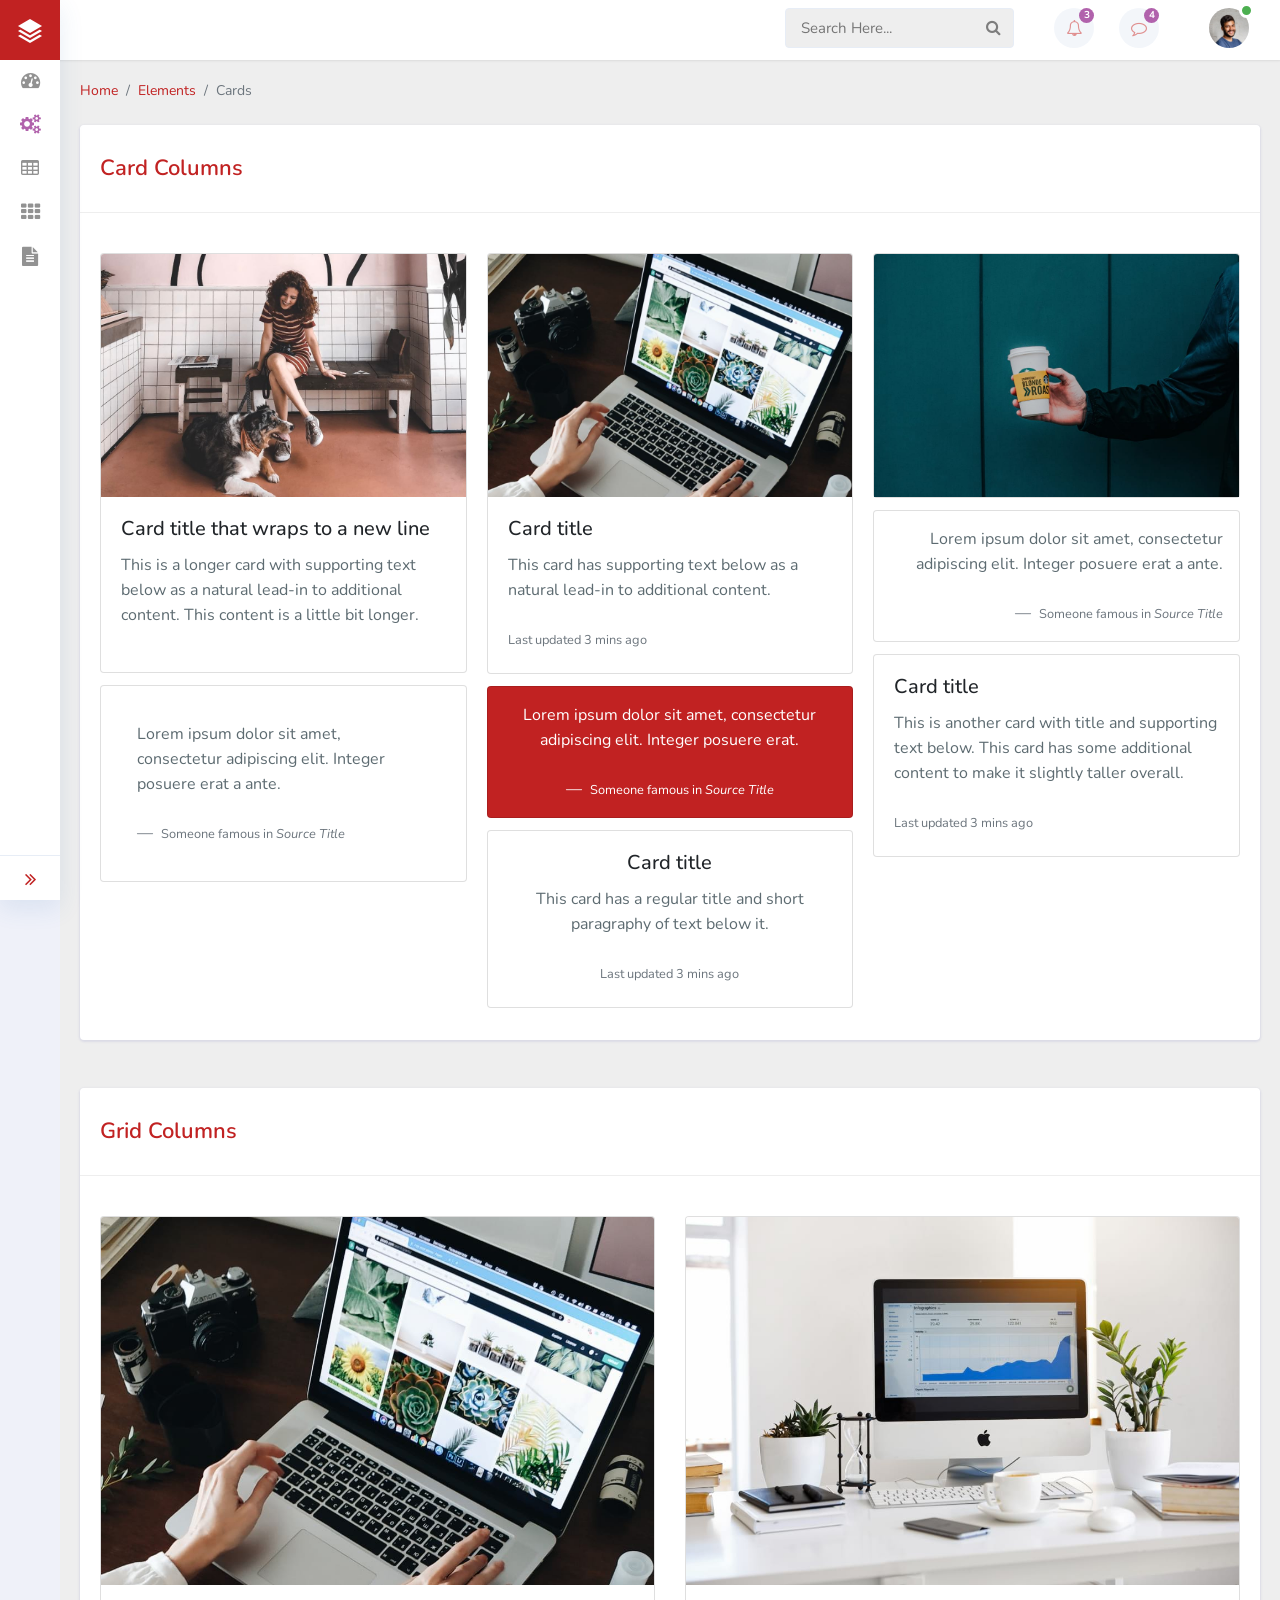
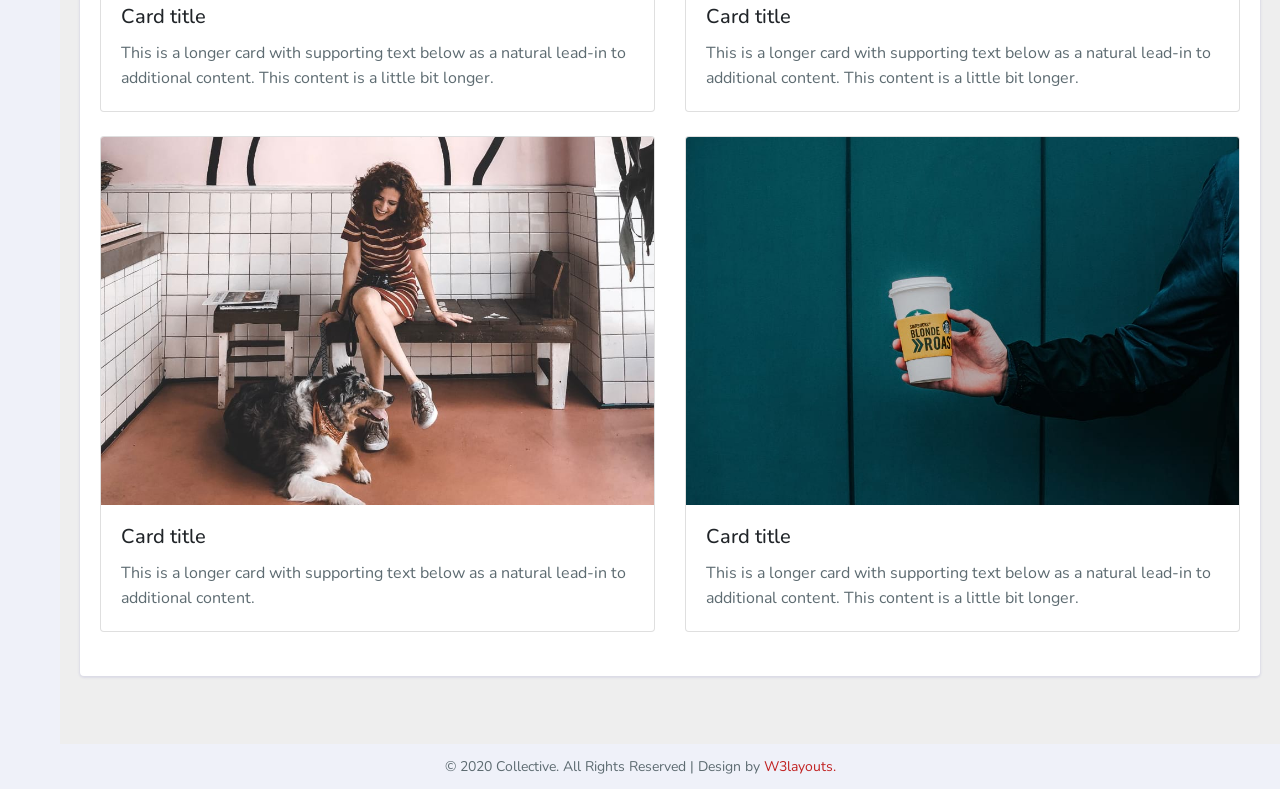
<file: PL_ORDENESCOMPRA/Base/cards.html>
<!--
Author: W3layouts
Author URL: http://w3layouts.com
-->
<!doctype html>
<html lang="en">

<head>
  <!-- Required meta tags -->
  <meta charset="utf-8">
  <meta name="viewport" content="width=device-width, initial-scale=1, shrink-to-fit=no">

  <title>Collective Admin Panel Flat a Bootstrap Responsive Website Template | Cards :: W3Layouts</title>

  <!-- Template CSS -->
  <link rel="stylesheet" href="assets/css/style-starter.css">

  <!-- google fonts -->
  <link href="//fonts.googleapis.com/css?family=Nunito:300,400,600,700,800,900&display=swap" rel="stylesheet">
</head>

<body class="sidebar-menu-collapsed">
<div class="se-pre-con"></div>
<section>
  <!-- sidebar menu start -->
  <div class="sidebar-menu sticky-sidebar-menu">

    <!-- logo start -->
    <div class="logo">
      <h1><a href="index.html">Collective</a></h1>
    </div>

  <!-- if logo is image enable this -->
    <!-- image logo --
    <div class="logo">
      <a href="index.html">
        <img src="image-path" alt="Your logo" title="Your logo" class="img-fluid" style="height:35px;" />
      </a>
    </div>
    <!-- //image logo -->

    <div class="logo-icon text-center">
      <a href="index.html" title="logo"><img src="assets/images/logo.png" alt="logo-icon"> </a>
    </div>
    <!-- //logo end -->

    <div class="sidebar-menu-inner">

      <!-- sidebar nav start -->
      <ul class="nav nav-pills nav-stacked custom-nav">
        <li><a href="index.html"><i class="fa fa-tachometer"></i><span> Dashboard</span></a>
        </li>
        <li class="menu-list active">
          <a href="#"><i class="fa fa-cogs"></i>
            <span>Elements <i class="lnr lnr-chevron-right"></i></span></a>
          <ul class="sub-menu-list">
            <li><a href="carousels.html">Carousels</a> </li>
            <li><a href="cards.html">Default cards</a> </li>
            <li><a href="people.html">People cards</a></li>
          </ul>
        </li>
        <li><a href="pricing.html"><i class="fa fa-table"></i> <span>Pricing tables</span></a></li>
        <li><a href="blocks.html"><i class="fa fa-th"></i> <span>Content blocks</span></a></li>
        <li><a href="forms.html"><i class="fa fa-file-text"></i> <span>Forms</span></a></li>
      </ul>
      <!-- //sidebar nav end -->
      <!-- toggle button start -->
      <a class="toggle-btn">
        <i class="fa fa-angle-double-left menu-collapsed__left"><span>Collapse Sidebar</span></i>
        <i class="fa fa-angle-double-right menu-collapsed__right"></i>
      </a>
      <!-- //toggle button end -->
    </div>
  </div>
  <!-- //sidebar menu end -->
  <!-- header-starts -->
  <div class="header sticky-header">

    <!-- notification menu start -->
    <div class="menu-right">
      <div class="navbar user-panel-top">
        <div class="search-box">
          <form action="#search-results.html" method="get">
            <input class="search-input" placeholder="Search Here..." type="search" id="search">
            <button class="search-submit" value=""><span class="fa fa-search"></span></button>
          </form>
        </div>
        <div class="user-dropdown-details d-flex">
          <div class="profile_details_left">
            <ul class="nofitications-dropdown">
              <li class="dropdown">
                <a href="#" class="dropdown-toggle" data-toggle="dropdown" aria-expanded="false"><i
                    class="fa fa-bell-o"></i><span class="badge blue">3</span></a>
                <ul class="dropdown-menu">
                  <li>
                    <div class="notification_header">
                      <h3>You have 3 new notifications</h3>
                    </div>
                  </li>
                  <li><a href="#" class="grid">
                      <div class="user_img"><img src="assets/images/avatar1.jpg" alt=""></div>
                      <div class="notification_desc">
                        <p>Johnson purchased template</p>
                        <span>Just Now</span>
                      </div>
                    </a></li>
                  <li class="odd"><a href="#" class="grid">
                      <div class="user_img"><img src="assets/images/avatar2.jpg" alt=""></div>
                      <div class="notification_desc">
                        <p>New customer registered </p>
                        <span>1 hour ago</span>
                      </div>
                    </a></li>
                  <li><a href="#" class="grid">
                      <div class="user_img"><img src="assets/images/avatar3.jpg" alt=""></div>
                      <div class="notification_desc">
                        <p>Lorem ipsum dolor sit amet </p>
                        <span>2 hours ago</span>
                      </div>
                    </a></li>
                  <li>
                    <div class="notification_bottom">
                      <a href="#all" class="bg-primary">See all notifications</a>
                    </div>
                  </li>
                </ul>
              </li>
              <li class="dropdown">
                <a href="#" class="dropdown-toggle" data-toggle="dropdown" aria-expanded="false"><i
                    class="fa fa-comment-o"></i><span class="badge blue">4</span></a>
                <ul class="dropdown-menu">
                  <li>
                    <div class="notification_header">
                      <h3>You have 4 new messages</h3>
                    </div>
                  </li>
                  <li><a href="#" class="grid">
                      <div class="user_img"><img src="assets/images/avatar1.jpg" alt=""></div>
                      <div class="notification_desc">
                        <p>Johnson purchased template</p>
                        <span>Just Now</span>
                      </div>
                    </a></li>
                  <li class="odd"><a href="#" class="grid">
                      <div class="user_img"><img src="assets/images/avatar2.jpg" alt=""></div>
                      <div class="notification_desc">
                        <p>New customer registered </p>
                        <span>1 hour ago</span>
                      </div>
                    </a></li>
                  <li><a href="#" class="grid">
                      <div class="user_img"><img src="assets/images/avatar3.jpg" alt=""></div>
                      <div class="notification_desc">
                        <p>Lorem ipsum dolor sit amet </p>
                        <span>2 hours ago</span>
                      </div>
                    </a></li>
                  <li><a href="#" class="grid">
                      <div class="user_img"><img src="assets/images/avatar1.jpg" alt=""></div>
                      <div class="notification_desc">
                        <p>Johnson purchased template</p>
                        <span>Just Now</span>
                      </div>
                    </a></li>
                  <li>
                    <div class="notification_bottom">
                      <a href="#all" class="bg-primary">See all messages</a>
                    </div>
                  </li>
                </ul>
              </li>
            </ul>
          </div>
          <div class="profile_details">
            <ul>
              <li class="dropdown profile_details_drop">
                <a href="#" class="dropdown-toggle" data-toggle="dropdown" id="dropdownMenu3" aria-haspopup="true"
                  aria-expanded="false">
                  <div class="profile_img">
                    <img src="assets/images/profileimg.jpg" class="rounded-circle" alt="" />
                    <div class="user-active">
                      <span></span>
                    </div>
                  </div>
                </a>
                <ul class="dropdown-menu drp-mnu" aria-labelledby="dropdownMenu3">
                  <li class="user-info">
                    <h5 class="user-name">John Deo</h5>
                    <span class="status ml-2">Available</span>
                  </li>
                  <li> <a href="#"><i class="lnr lnr-user"></i>My Profile</a> </li>
                  <li> <a href="#"><i class="lnr lnr-users"></i>1k Followers</a> </li>
                  <li> <a href="#"><i class="lnr lnr-cog"></i>Setting</a> </li>
                  <li> <a href="#"><i class="lnr lnr-heart"></i>100 Likes</a> </li>
                  <li class="logout"> <a href="#sign-up.html"><i class="fa fa-power-off"></i> Logout</a> </li>
                </ul>
              </li>
            </ul>
          </div>
        </div>
      </div>
    </div>
    <!--notification menu end -->
  </div>
  <!-- //header-ends -->
  <!-- main content start -->
  <div class="main-content">
    <!-- content -->
    <div class="container-fluid content-top-gap">
      <!-- breadcrumbs -->
      <nav aria-label="breadcrumb" class="mb-4">
        <ol class="breadcrumb my-breadcrumb">
          <li class="breadcrumb-item"><a href="index.html">Home</a></li>
          <li class="breadcrumb-item"><a href="#">Elements</a></li>
          <li class="breadcrumb-item active" aria-current="page">Cards</li>
        </ol>
      </nav>
      <!-- //breadcrumbs -->
      <!-- cards -->
      <section class="template-cards">
        <!-- Card Columns -->
        <div class="card card_border mb-5">
          <div class="cards__heading">
            <h3>Card Columns</h3>
          </div>
          <div class="card-body">
            <div class="card-columns">
              <div class="card">
                <img src="assets/images/cart.jpg" class="card-img-top" alt="...">
                <div class="card-body">
                  <h5 class="card-title">Card title that wraps to a new line</h5>
                  <p class="card-text mb-4">This is a longer card with supporting text below as a natural lead-in to
                    additional content. This content is a little bit longer.</p>
                </div>
              </div>
              <div class="card p-3">
                <blockquote class="blockquote mb-0 card-body">
                  <p class="mb-4">Lorem ipsum dolor sit amet, consectetur adipiscing elit. Integer posuere erat a ante.
                  </p>
                  <footer class="blockquote-footer">
                    <small class="text-muted">
                      Someone famous in <cite title="Source Title">Source Title</cite>
                    </small>
                  </footer>
                </blockquote>
              </div>
              <div class="card">
                <img src="assets/images/template2.jpg" class="card-img-top" alt="...">
                <div class="card-body">
                  <h5 class="card-title">Card title</h5>
                  <p class="card-text  mb-4">This card has supporting text below as a natural lead-in to additional
                    content.
                  </p>
                  <p class="card-text"><small class="text-muted">Last updated 3 mins ago</small></p>
                </div>
              </div>
              <div class="card bg-primary text-white text-center p-3">
                <blockquote class="blockquote mb-0">
                  <p class="text-white mb-4">Lorem ipsum dolor sit amet, consectetur adipiscing elit. Integer posuere
                    erat.
                  </p>
                  <footer class="blockquote-footer text-white">
                    <small>
                      Someone famous in <cite title="Source Title">Source Title</cite>
                    </small>
                  </footer>
                </blockquote>
              </div>
              <div class="card text-center">
                <div class="card-body">
                  <h5 class="card-title">Card title</h5>
                  <p class="card-text  mb-4">This card has a regular title and short paragraphy of text below it.</p>
                  <p class="card-text"><small class="text-muted">Last updated 3 mins ago</small></p>
                </div>
              </div>
              <div class="card">
                <img src="assets/images/dashboard.jpg" class="card-img-top" alt="...">
              </div>
              <div class="card p-3 text-right">
                <blockquote class="blockquote mb-0">
                  <p class="mb-4">Lorem ipsum dolor sit amet, consectetur adipiscing elit. Integer posuere erat a ante.
                  </p>
                  <footer class="blockquote-footer">
                    <small class="text-muted">
                      Someone famous in <cite title="Source Title">Source Title</cite>
                    </small>
                  </footer>
                </blockquote>
              </div>
              <div class="card">
                <div class="card-body">
                  <h5 class="card-title">Card title</h5>
                  <p class="card-text  mb-4">This is another card with title and supporting text below. This card has
                    some
                    additional content to make it slightly taller overall.</p>
                  <p class="card-text"><small class="text-muted">Last updated 3 mins ago</small></p>
                </div>
              </div>
            </div>
          </div>
        </div>
        <!-- /Card Columns -->

        <!-- Grid Columns -->
        <div class="card card_border mb-5">
          <div class="cards__heading">
            <h3>Grid Columns</h3>
          </div>
          <div class="card-body">
            <div class="row row-cols-1 row-cols-md-2">
              <div class="col mb-4">
                <div class="card">
                  <img src="assets/images/template2.jpg" class="card-img-top" alt="...">
                  <div class="card-body">
                    <h5 class="card-title">Card title</h5>
                    <p class="card-text">This is a longer card with supporting text below as a natural lead-in to
                      additional
                      content. This content is a little bit longer.</p>
                  </div>
                </div>
              </div>
              <div class="col mb-4">
                <div class="card">
                  <img src="assets/images/desk.jpg" class="card-img-top" alt="...">
                  <div class="card-body">
                    <h5 class="card-title">Card title</h5>
                    <p class="card-text">This is a longer card with supporting text below as a natural lead-in to
                      additional
                      content. This content is a little bit longer.</p>
                  </div>
                </div>
              </div>
              <div class="col mb-4">
                <div class="card">
                  <img src="assets/images/cart.jpg" class="card-img-top" alt="...">
                  <div class="card-body">
                    <h5 class="card-title">Card title</h5>
                    <p class="card-text">This is a longer card with supporting text below as a natural lead-in to
                      additional
                      content.</p>
                  </div>
                </div>
              </div>
              <div class="col mb-4">
                <div class="card">
                  <img src="assets/images/dashboard.jpg" class="card-img-top" alt="...">
                  <div class="card-body">
                    <h5 class="card-title">Card title</h5>
                    <p class="card-text">This is a longer card with supporting text below as a natural lead-in to
                      additional
                      content. This content is a little bit longer.</p>
                  </div>
                </div>
              </div>
            </div>
          </div>
        </div>
        <!-- /Grid Columns -->

      </section>
      <!-- //cards -->

    </div>
    <!-- //content -->
  </div>
  <!-- main content end-->
  </section>
<!--footer section start-->
<footer class="dashboard">
  <p>&copy 2020 Collective. All Rights Reserved | Design by <a href="https://w3layouts.com/" target="_blank"
      class="text-primary">W3layouts.</a></p>
</footer>
<!--footer section end-->
<!-- move top -->
<button onclick="topFunction()" id="movetop" class="bg-primary" title="Go to top">
  <span class="fa fa-angle-up"></span>
</button>
<script>
  // When the user scrolls down 20px from the top of the document, show the button
  window.onscroll = function () {
    scrollFunction()
  };

  function scrollFunction() {
    if (document.body.scrollTop > 20 || document.documentElement.scrollTop > 20) {
      document.getElementById("movetop").style.display = "block";
    } else {
      document.getElementById("movetop").style.display = "none";
    }
  }

  // When the user clicks on the button, scroll to the top of the document
  function topFunction() {
    document.body.scrollTop = 0;
    document.documentElement.scrollTop = 0;
  }
</script>
<!-- /move top -->


<script src="assets/js/jquery-3.3.1.min.js"></script>
<script src="assets/js/jquery-1.10.2.min.js"></script>

<!-- chart js -->
<script src="assets/js/Chart.min.js"></script>
<script src="assets/js/utils.js"></script>
<!-- //chart js -->

<!-- Different scripts of charts.  Ex.Barchart, Linechart -->
<script src="assets/js/bar.js"></script>
<script src="assets/js/linechart.js"></script>
<!-- //Different scripts of charts.  Ex.Barchart, Linechart -->


<script src="assets/js/jquery.nicescroll.js"></script>
<script src="assets/js/scripts.js"></script>

<!-- close script -->
<script>
  var closebtns = document.getElementsByClassName("close-grid");
  var i;

  for (i = 0; i < closebtns.length; i++) {
    closebtns[i].addEventListener("click", function () {
      this.parentElement.style.display = 'none';
    });
  }
</script>
<!-- //close script -->

<!-- disable body scroll when navbar is in active -->
<script>
  $(function () {
    $('.sidebar-menu-collapsed').click(function () {
      $('body').toggleClass('noscroll');
    })
  });
</script>
<!-- disable body scroll when navbar is in active -->

 <!-- loading-gif Js -->
 <script src="assets/js/modernizr.js"></script>
 <script>
     $(window).load(function () {
         // Animate loader off screen
         $(".se-pre-con").fadeOut("slow");;
     });
 </script>
 <!--// loading-gif Js -->

<!-- Bootstrap Core JavaScript -->
<script src="assets/js/bootstrap.min.js"></script>


</body>

</html>
</file>
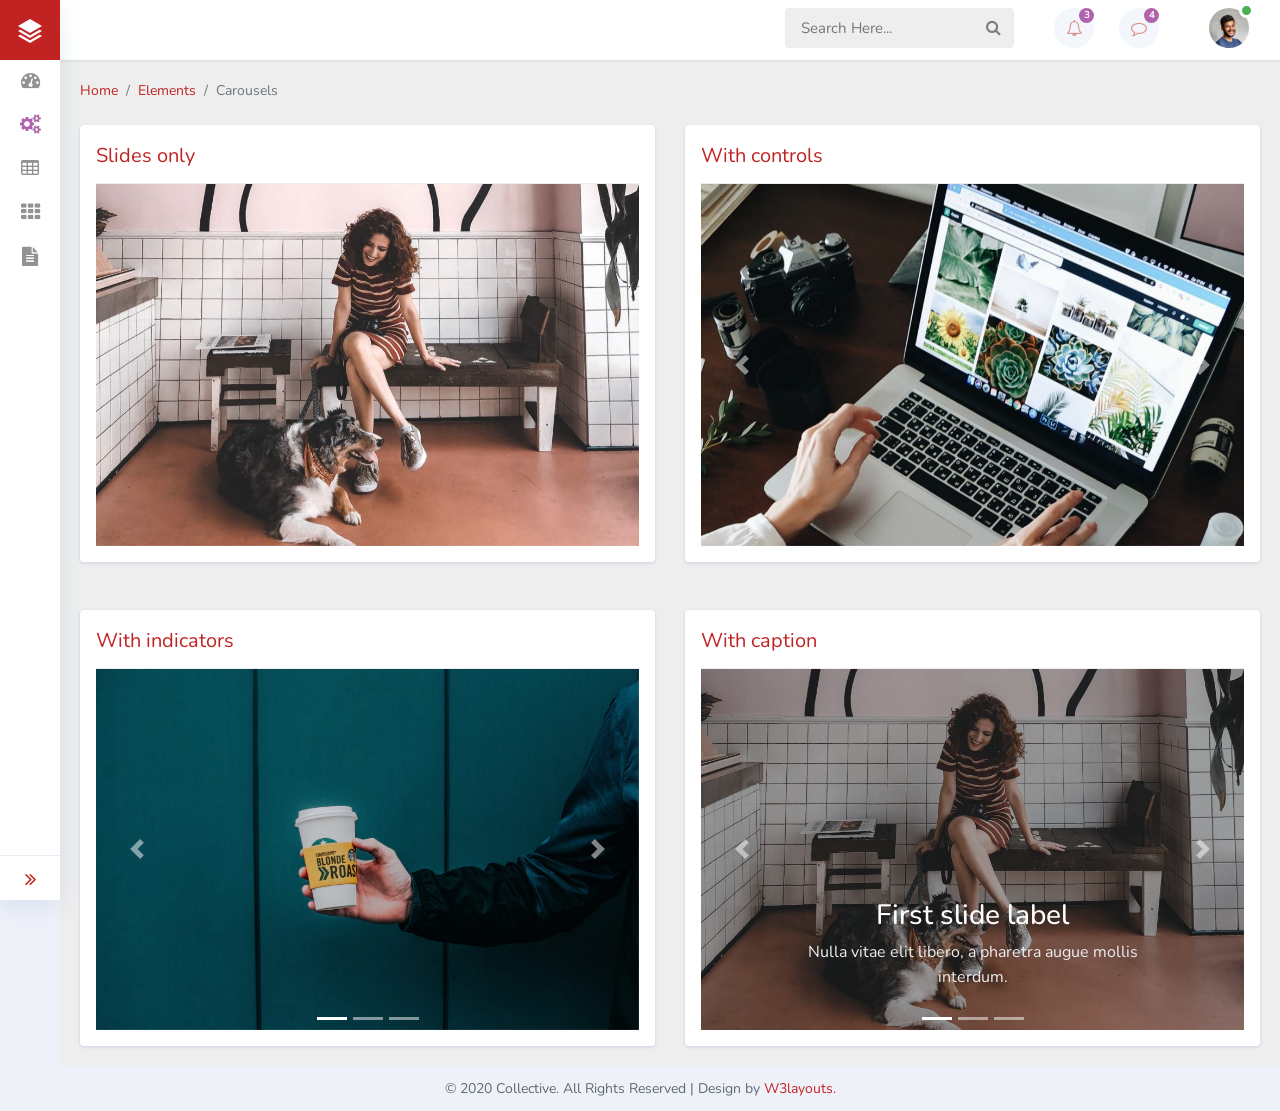
<file: PL_ORDENESCOMPRA/Base/carousels.html>
<!--
Author: W3layouts
Author URL: http://w3layouts.com
-->
<!doctype html>
<html lang="en">

<head>
  <!-- Required meta tags -->
  <meta charset="utf-8">
  <meta name="viewport" content="width=device-width, initial-scale=1, shrink-to-fit=no">

  <title>Collective Admin Panel a Flat Bootstrap Responsive Website Template | Carousels :: W3Layouts</title>

  <!-- Template CSS -->
  <link rel="stylesheet" href="assets/css/style-starter.css">

  <!-- google fonts -->
  <link href="//fonts.googleapis.com/css?family=Nunito:300,400,600,700,800,900&display=swap" rel="stylesheet">
</head>

<body class="sidebar-menu-collapsed">
  <div class="se-pre-con"></div>
<section>
  <!-- sidebar menu start -->
  <div class="sidebar-menu sticky-sidebar-menu">

    <!-- logo start -->
    <div class="logo">
      <h1><a href="index.html">Collective</a></h1>
    </div>

  <!-- if logo is image enable this -->
    <!-- image logo --
    <div class="logo">
      <a href="index.html">
        <img src="image-path" alt="Your logo" title="Your logo" class="img-fluid" style="height:35px;" />
      </a>
    </div>
    <!-- //image logo -->

    <div class="logo-icon text-center">
      <a href="index.html" title="logo"><img src="assets/images/logo.png" alt="logo-icon"> </a>
    </div>
    <!-- //logo end -->

    <div class="sidebar-menu-inner">

      <!-- sidebar nav start -->
      <ul class="nav nav-pills nav-stacked custom-nav">
        <li><a href="index.html"><i class="fa fa-tachometer"></i><span> Dashboard</span></a>
        </li>
        <li class="menu-list active">
          <a href="#"><i class="fa fa-cogs"></i>
            <span>Elements <i class="lnr lnr-chevron-right"></i></span></a>
          <ul class="sub-menu-list">
            <li><a href="carousels.html">Carousels</a> </li>
            <li><a href="cards.html">Default cards</a> </li>
            <li><a href="people.html">People cards</a></li>
          </ul>
        </li>
        <li><a href="pricing.html"><i class="fa fa-table"></i> <span>Pricing tables</span></a></li>
        <li><a href="blocks.html"><i class="fa fa-th"></i> <span>Content blocks</span></a></li>
        <li><a href="forms.html"><i class="fa fa-file-text"></i> <span>Forms</span></a></li>
      </ul>
      <!-- //sidebar nav end -->
      <!-- toggle button start -->
      <a class="toggle-btn">
        <i class="fa fa-angle-double-left menu-collapsed__left"><span>Collapse Sidebar</span></i>
        <i class="fa fa-angle-double-right menu-collapsed__right"></i>
      </a>
      <!-- //toggle button end -->
    </div>
  </div>
  <!-- //sidebar menu end -->
  <!-- header-starts -->
  <div class="header sticky-header">

    <!-- notification menu start -->
    <div class="menu-right">
      <div class="navbar user-panel-top">
        <div class="search-box">
          <form action="#search-results.html" method="get">
            <input class="search-input" placeholder="Search Here..." type="search" id="search">
            <button class="search-submit" value=""><span class="fa fa-search"></span></button>
          </form>
        </div>
        <div class="user-dropdown-details d-flex">
          <div class="profile_details_left">
            <ul class="nofitications-dropdown">
              <li class="dropdown">
                <a href="#" class="dropdown-toggle" data-toggle="dropdown" aria-expanded="false"><i
                    class="fa fa-bell-o"></i><span class="badge blue">3</span></a>
                <ul class="dropdown-menu">
                  <li>
                    <div class="notification_header">
                      <h3>You have 3 new notifications</h3>
                    </div>
                  </li>
                  <li><a href="#" class="grid">
                      <div class="user_img"><img src="assets/images/avatar1.jpg" alt=""></div>
                      <div class="notification_desc">
                        <p>Johnson purchased template</p>
                        <span>Just Now</span>
                      </div>
                    </a></li>
                  <li class="odd"><a href="#" class="grid">
                      <div class="user_img"><img src="assets/images/avatar2.jpg" alt=""></div>
                      <div class="notification_desc">
                        <p>New customer registered </p>
                        <span>1 hour ago</span>
                      </div>
                    </a></li>
                  <li><a href="#" class="grid">
                      <div class="user_img"><img src="assets/images/avatar3.jpg" alt=""></div>
                      <div class="notification_desc">
                        <p>Lorem ipsum dolor sit amet </p>
                        <span>2 hours ago</span>
                      </div>
                    </a></li>
                  <li>
                    <div class="notification_bottom">
                      <a href="#all" class="bg-primary">See all notifications</a>
                    </div>
                  </li>
                </ul>
              </li>
              <li class="dropdown">
                <a href="#" class="dropdown-toggle" data-toggle="dropdown" aria-expanded="false"><i
                    class="fa fa-comment-o"></i><span class="badge blue">4</span></a>
                <ul class="dropdown-menu">
                  <li>
                    <div class="notification_header">
                      <h3>You have 4 new messages</h3>
                    </div>
                  </li>
                  <li><a href="#" class="grid">
                      <div class="user_img"><img src="assets/images/avatar1.jpg" alt=""></div>
                      <div class="notification_desc">
                        <p>Johnson purchased template</p>
                        <span>Just Now</span>
                      </div>
                    </a></li>
                  <li class="odd"><a href="#" class="grid">
                      <div class="user_img"><img src="assets/images/avatar2.jpg" alt=""></div>
                      <div class="notification_desc">
                        <p>New customer registered </p>
                        <span>1 hour ago</span>
                      </div>
                    </a></li>
                  <li><a href="#" class="grid">
                      <div class="user_img"><img src="assets/images/avatar3.jpg" alt=""></div>
                      <div class="notification_desc">
                        <p>Lorem ipsum dolor sit amet </p>
                        <span>2 hours ago</span>
                      </div>
                    </a></li>
                  <li><a href="#" class="grid">
                      <div class="user_img"><img src="assets/images/avatar1.jpg" alt=""></div>
                      <div class="notification_desc">
                        <p>Johnson purchased template</p>
                        <span>Just Now</span>
                      </div>
                    </a></li>
                  <li>
                    <div class="notification_bottom">
                      <a href="#all" class="bg-primary">See all messages</a>
                    </div>
                  </li>
                </ul>
              </li>
            </ul>
          </div>
          <div class="profile_details">
            <ul>
              <li class="dropdown profile_details_drop">
                <a href="#" class="dropdown-toggle" data-toggle="dropdown" id="dropdownMenu3" aria-haspopup="true"
                  aria-expanded="false">
                  <div class="profile_img">
                    <img src="assets/images/profileimg.jpg" class="rounded-circle" alt="" />
                    <div class="user-active">
                      <span></span>
                    </div>
                  </div>
                </a>
                <ul class="dropdown-menu drp-mnu" aria-labelledby="dropdownMenu3">
                  <li class="user-info">
                    <h5 class="user-name">John Deo</h5>
                    <span class="status ml-2">Available</span>
                  </li>
                  <li> <a href="#"><i class="lnr lnr-user"></i>My Profile</a> </li>
                  <li> <a href="#"><i class="lnr lnr-users"></i>1k Followers</a> </li>
                  <li> <a href="#"><i class="lnr lnr-cog"></i>Setting</a> </li>
                  <li> <a href="#"><i class="lnr lnr-heart"></i>100 Likes</a> </li>
                  <li class="logout"> <a href="#sign-up.html"><i class="fa fa-power-off"></i> Logout</a> </li>
                </ul>
              </li>
            </ul>
          </div>
        </div>
      </div>
    </div>
    <!--notification menu end -->
  </div>
  <!-- //header-ends -->
  <!-- main content start -->
<div class="main-content">

  <!-- content -->
  <div class="container-fluid content-top-gap">

    <!-- breadcrumbs -->
    <nav aria-label="breadcrumb" class="mb-4">
      <ol class="breadcrumb my-breadcrumb">
        <li class="breadcrumb-item"><a href="index.html">Home</a></li>
        <li class="breadcrumb-item"><a href="#">Elements</a></li>
        <li class="breadcrumb-item active" aria-current="page">Carousels</li>
      </ol>
    </nav>
    <!-- //breadcrumbs -->

    <!-- carousels -->
    <div class="row">
      <div class="col-lg-6">
        <div class="p-3 card card_border">
          <div class="pl-0 pt-0 card-header chart-grid__header">
            Slides only
          </div>
          <div id="carouselExampleSlidesOnly" class="carousel slide" data-ride="carousel">
            <div class="carousel-inner">
              <div class="carousel-item active">
                <img src="assets/images/cart.jpg" class="d-block w-100" alt="...">
              </div>
              <div class="carousel-item">
                <img src="assets/images/template2.jpg" class="d-block w-100" alt="...">
              </div>
              <div class="carousel-item">
                <img src="assets/images/dashboard.jpg" class="d-block w-100" alt="...">
              </div>
            </div>
          </div>
        </div>
      </div>
      <div class="col-lg-6 mt-lg-0 mt-5">
        <div class="p-3 card card_border">
          <div class="pl-0 pt-0 card-header chart-grid__header">
            With controls
          </div>

          <div id="carouselExampleControls" class="carousel slide" data-ride="carousel">
            <div class="carousel-inner">
              <div class="carousel-item active">
                <img src="assets/images/template2.jpg" class="d-block w-100" alt="...">
              </div>
              <div class="carousel-item">
                <img src="assets/images/dashboard.jpg" class="d-block w-100" alt="...">
              </div>
              <div class="carousel-item">
                <img src="assets/images/cart.jpg" class="d-block w-100" alt="...">
              </div>
            </div>
            <a class="carousel-control-prev" href="#carouselExampleControls" role="button" data-slide="prev">
              <span class="carousel-control-prev-icon" aria-hidden="true"></span>
              <span class="sr-only">Previous</span>
            </a>
            <a class="carousel-control-next" href="#carouselExampleControls" role="button" data-slide="next">
              <span class="carousel-control-next-icon" aria-hidden="true"></span>
              <span class="sr-only">Next</span>
            </a>
          </div>
        </div>
      </div>
    </div>


    <div class="row">
      <div class="col-lg-6 mt-5">
        <div class="p-3 card card_border">
          <div class="pl-0 pt-0 card-header chart-grid__header">
            With indicators
          </div>
          <div id="carouselExampleIndicators" class="carousel slide" data-ride="carousel">
            <ol class="carousel-indicators">
              <li data-target="#carouselExampleIndicators" data-slide-to="0" class="active"></li>
              <li data-target="#carouselExampleIndicators" data-slide-to="1"></li>
              <li data-target="#carouselExampleIndicators" data-slide-to="2"></li>
            </ol>
            <div class="carousel-inner">
              <div class="carousel-item active">
                <img src="assets/images/dashboard.jpg" class="d-block w-100" alt="...">
              </div>
              <div class="carousel-item">
                <img src="assets/images/cart.jpg" class="d-block w-100" alt="...">
              </div>
              <div class="carousel-item">
                <img src="assets/images/template2.jpg" class="d-block w-100" alt="...">
              </div>
            </div>
            <a class="carousel-control-prev" href="#carouselExampleIndicators" role="button" data-slide="prev">
              <span class="carousel-control-prev-icon" aria-hidden="true"></span>
              <span class="sr-only">Previous</span>
            </a>
            <a class="carousel-control-next" href="#carouselExampleIndicators" role="button" data-slide="next">
              <span class="carousel-control-next-icon" aria-hidden="true"></span>
              <span class="sr-only">Next</span>
            </a>
          </div>
        </div>
      </div>
      <div class="col-lg-6 mt-5">
        <div class="p-3 card card_border">
          <div class="pl-0 pt-0 card-header chart-grid__header">
            With caption
          </div>

          <div id="carouselExampleCaptions" class="carousel slide" data-ride="carousel">
            <ol class="carousel-indicators">
              <li data-target="#carouselExampleCaptions" data-slide-to="0" class="active"></li>
              <li data-target="#carouselExampleCaptions" data-slide-to="1"></li>
              <li data-target="#carouselExampleCaptions" data-slide-to="2"></li>
            </ol>
            <div class="carousel-inner">
              <div class="carousel-item active layer">
                <img src="assets/images/cart.jpg" class="d-block w-100" alt="...">
                <div class="carousel-caption d-none d-md-block">
                  <h3>First slide label</h3>
                  <p>Nulla vitae elit libero, a pharetra augue mollis interdum.</p>
                </div>
              </div>
              <div class="carousel-item layer">
                <img src="assets/images/template2.jpg" class="d-block w-100" alt="...">
                <div class="carousel-caption d-none d-md-block">
                  <h3>Second slide label</h3>
                  <p>Lorem ipsum dolor sit amet, consectetur adipiscing elit.</p>
                </div>
              </div>
              <div class="carousel-item layer">
                <img src="assets/images/dashboard.jpg" class="d-block w-100" alt="...">
                <div class="carousel-caption d-none d-md-block">
                  <h3>Third slide label</h3>
                  <p>Praesent commodo cursus magna, vel scelerisque nisl consectetur.</p>
                </div>
              </div>
            </div>
            <a class="carousel-control-prev" href="#carouselExampleCaptions" role="button" data-slide="prev">
              <span class="carousel-control-prev-icon" aria-hidden="true"></span>
              <span class="sr-only">Previous</span>
            </a>
            <a class="carousel-control-next" href="#carouselExampleCaptions" role="button" data-slide="next">
              <span class="carousel-control-next-icon" aria-hidden="true"></span>
              <span class="sr-only">Next</span>
            </a>
          </div>
        </div>
      </div>
    </div>
    <!-- carousels -->


  </div>
  <!-- //content -->

</div>
<!-- main content end-->
</section>
  <!--footer section start-->
<footer class="dashboard">
  <p>&copy 2020 Collective. All Rights Reserved | Design by <a href="https://w3layouts.com/" target="_blank"
      class="text-primary">W3layouts.</a></p>
</footer>
<!--footer section end-->
<!-- move top -->
<button onclick="topFunction()" id="movetop" class="bg-primary" title="Go to top">
  <span class="fa fa-angle-up"></span>
</button>
<script>
  // When the user scrolls down 20px from the top of the document, show the button
  window.onscroll = function () {
    scrollFunction()
  };

  function scrollFunction() {
    if (document.body.scrollTop > 20 || document.documentElement.scrollTop > 20) {
      document.getElementById("movetop").style.display = "block";
    } else {
      document.getElementById("movetop").style.display = "none";
    }
  }

  // When the user clicks on the button, scroll to the top of the document
  function topFunction() {
    document.body.scrollTop = 0;
    document.documentElement.scrollTop = 0;
  }
</script>
<!-- /move top -->


<script src="assets/js/jquery-3.3.1.min.js"></script>
<script src="assets/js/jquery-1.10.2.min.js"></script>

<!-- chart js -->
<script src="assets/js/Chart.min.js"></script>
<script src="assets/js/utils.js"></script>
<!-- //chart js -->

<!-- Different scripts of charts.  Ex.Barchart, Linechart -->
<script src="assets/js/bar.js"></script>
<script src="assets/js/linechart.js"></script>
<!-- //Different scripts of charts.  Ex.Barchart, Linechart -->


<script src="assets/js/jquery.nicescroll.js"></script>
<script src="assets/js/scripts.js"></script>

<!-- close script -->
<script>
  var closebtns = document.getElementsByClassName("close-grid");
  var i;

  for (i = 0; i < closebtns.length; i++) {
    closebtns[i].addEventListener("click", function () {
      this.parentElement.style.display = 'none';
    });
  }
</script>
<!-- //close script -->

<!-- disable body scroll when navbar is in active -->
<script>
  $(function () {
    $('.sidebar-menu-collapsed').click(function () {
      $('body').toggleClass('noscroll');
    })
  });
</script>
<!-- disable body scroll when navbar is in active -->

 <!-- loading-gif Js -->
 <script src="assets/js/modernizr.js"></script>
 <script>
     $(window).load(function () {
         // Animate loader off screen
         $(".se-pre-con").fadeOut("slow");;
     });
 </script>
 <!--// loading-gif Js -->

<!-- Bootstrap Core JavaScript -->
<script src="assets/js/bootstrap.min.js"></script>

</body>

</html>
</file>
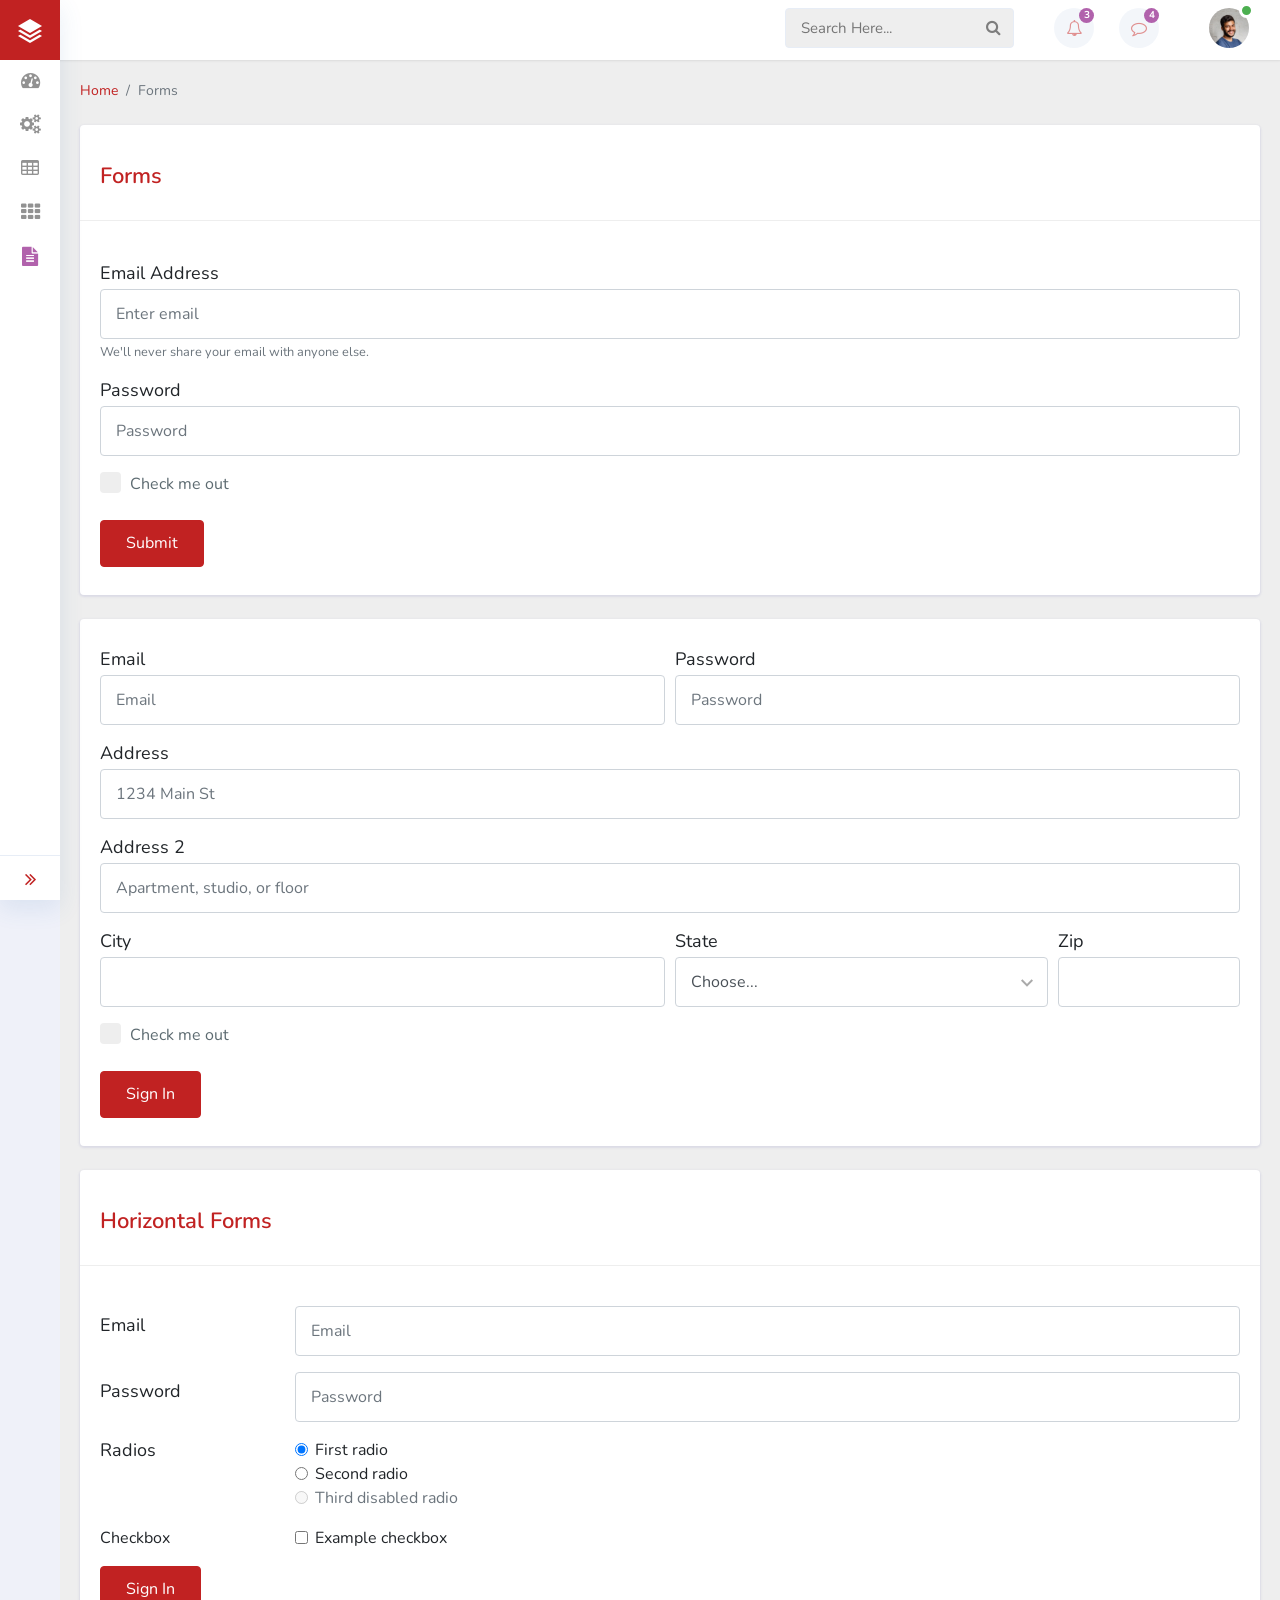
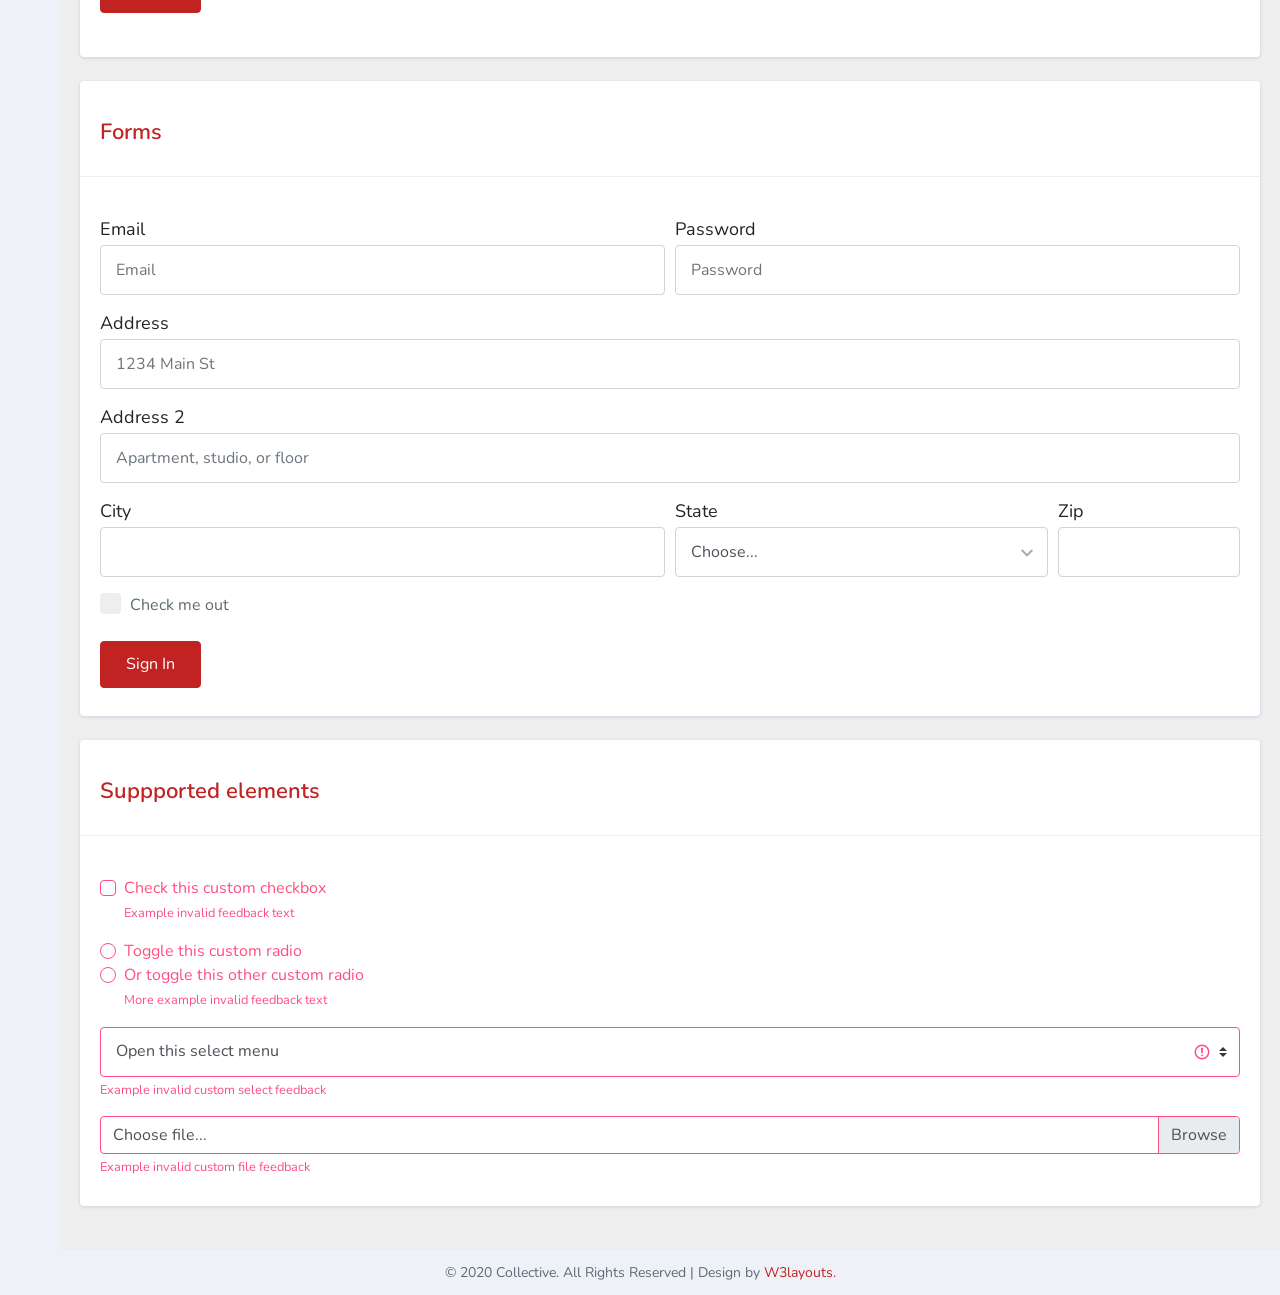
<file: PL_ORDENESCOMPRA/Base/forms.html>
<!--
Author: W3layouts
Author URL: http://w3layouts.com
-->
<!doctype html>
<html lang="en">

<head>
  <!-- Required meta tags -->
  <meta charset="utf-8">
  <meta name="viewport" content="width=device-width, initial-scale=1, shrink-to-fit=no">

  <title>Collective Admin Panel a Flat Bootstrap Responsive Website Template | Forms :: W3Layouts</title>

  <!-- Template CSS -->
  <link rel="stylesheet" href="assets/css/style-starter.css">

  <!-- google fonts -->
  <link href="//fonts.googleapis.com/css?family=Nunito:300,400,600,700,800,900&display=swap" rel="stylesheet">
</head>

<body class="sidebar-menu-collapsed">
<div class="se-pre-con"></div>
<section>
  <!-- sidebar menu start -->
  <div class="sidebar-menu sticky-sidebar-menu">

    <!-- logo start -->
    <div class="logo">
      <h1><a href="index.html">Collective</a></h1>
    </div>

  <!-- if logo is image enable this -->
    <!-- image logo --
    <div class="logo">
      <a href="index.html">
        <img src="image-path" alt="Your logo" title="Your logo" class="img-fluid" style="height:35px;" />
      </a>
    </div>
    <!-- //image logo -->

    <div class="logo-icon text-center">
      <a href="index.html" title="logo"><img src="assets/images/logo.png" alt="logo-icon"> </a>
    </div>
    <!-- //logo end -->

    <div class="sidebar-menu-inner">

      <!-- sidebar nav start -->
      <ul class="nav nav-pills nav-stacked custom-nav">
        <li><a href="index.html"><i class="fa fa-tachometer"></i><span> Dashboard</span></a>
        </li>
        <li class="menu-list">
          <a href="#"><i class="fa fa-cogs"></i>
            <span>Elements <i class="lnr lnr-chevron-right"></i></span></a>
          <ul class="sub-menu-list">
            <li><a href="carousels.html">Carousels</a> </li>
            <li><a href="cards.html">Default cards</a> </li>
            <li><a href="people.html">People cards</a></li>
          </ul>
        </li>
        <li><a href="pricing.html"><i class="fa fa-table"></i> <span>Pricing tables</span></a></li>
        <li><a href="blocks.html"><i class="fa fa-th"></i> <span>Content blocks</span></a></li>
        <li class="active"><a href="forms.html"><i class="fa fa-file-text"></i> <span>Forms</span></a></li>
      </ul>
      <!-- //sidebar nav end -->
      <!-- toggle button start -->
      <a class="toggle-btn">
        <i class="fa fa-angle-double-left menu-collapsed__left"><span>Collapse Sidebar</span></i>
        <i class="fa fa-angle-double-right menu-collapsed__right"></i>
      </a>
      <!-- //toggle button end -->
    </div>
  </div>
  <!-- //sidebar menu end -->
  <!-- header-starts -->
  <div class="header sticky-header">

    <!-- notification menu start -->
    <div class="menu-right">
      <div class="navbar user-panel-top">
        <div class="search-box">
          <form action="#search-results.html" method="get">
            <input class="search-input" placeholder="Search Here..." type="search" id="search">
            <button class="search-submit" value=""><span class="fa fa-search"></span></button>
          </form>
        </div>
        <div class="user-dropdown-details d-flex">
          <div class="profile_details_left">
            <ul class="nofitications-dropdown">
              <li class="dropdown">
                <a href="#" class="dropdown-toggle" data-toggle="dropdown" aria-expanded="false"><i
                    class="fa fa-bell-o"></i><span class="badge blue">3</span></a>
                <ul class="dropdown-menu">
                  <li>
                    <div class="notification_header">
                      <h3>You have 3 new notifications</h3>
                    </div>
                  </li>
                  <li><a href="#" class="grid">
                      <div class="user_img"><img src="assets/images/avatar1.jpg" alt=""></div>
                      <div class="notification_desc">
                        <p>Johnson purchased template</p>
                        <span>Just Now</span>
                      </div>
                    </a></li>
                  <li class="odd"><a href="#" class="grid">
                      <div class="user_img"><img src="assets/images/avatar2.jpg" alt=""></div>
                      <div class="notification_desc">
                        <p>New customer registered </p>
                        <span>1 hour ago</span>
                      </div>
                    </a></li>
                  <li><a href="#" class="grid">
                      <div class="user_img"><img src="assets/images/avatar3.jpg" alt=""></div>
                      <div class="notification_desc">
                        <p>Lorem ipsum dolor sit amet </p>
                        <span>2 hours ago</span>
                      </div>
                    </a></li>
                  <li>
                    <div class="notification_bottom">
                      <a href="#all" class="bg-primary">See all notifications</a>
                    </div>
                  </li>
                </ul>
              </li>
              <li class="dropdown">
                <a href="#" class="dropdown-toggle" data-toggle="dropdown" aria-expanded="false"><i
                    class="fa fa-comment-o"></i><span class="badge blue">4</span></a>
                <ul class="dropdown-menu">
                  <li>
                    <div class="notification_header">
                      <h3>You have 4 new messages</h3>
                    </div>
                  </li>
                  <li><a href="#" class="grid">
                      <div class="user_img"><img src="assets/images/avatar1.jpg" alt=""></div>
                      <div class="notification_desc">
                        <p>Johnson purchased template</p>
                        <span>Just Now</span>
                      </div>
                    </a></li>
                  <li class="odd"><a href="#" class="grid">
                      <div class="user_img"><img src="assets/images/avatar2.jpg" alt=""></div>
                      <div class="notification_desc">
                        <p>New customer registered </p>
                        <span>1 hour ago</span>
                      </div>
                    </a></li>
                  <li><a href="#" class="grid">
                      <div class="user_img"><img src="assets/images/avatar3.jpg" alt=""></div>
                      <div class="notification_desc">
                        <p>Lorem ipsum dolor sit amet </p>
                        <span>2 hours ago</span>
                      </div>
                    </a></li>
                  <li><a href="#" class="grid">
                      <div class="user_img"><img src="assets/images/avatar1.jpg" alt=""></div>
                      <div class="notification_desc">
                        <p>Johnson purchased template</p>
                        <span>Just Now</span>
                      </div>
                    </a></li>
                  <li>
                    <div class="notification_bottom">
                      <a href="#all" class="bg-primary">See all messages</a>
                    </div>
                  </li>
                </ul>
              </li>
            </ul>
          </div>
          <div class="profile_details">
            <ul>
              <li class="dropdown profile_details_drop">
                <a href="#" class="dropdown-toggle" data-toggle="dropdown" id="dropdownMenu3" aria-haspopup="true"
                  aria-expanded="false">
                  <div class="profile_img">
                    <img src="assets/images/profileimg.jpg" class="rounded-circle" alt="" />
                    <div class="user-active">
                      <span></span>
                    </div>
                  </div>
                </a>
                <ul class="dropdown-menu drp-mnu" aria-labelledby="dropdownMenu3">
                  <li class="user-info">
                    <h5 class="user-name">John Deo</h5>
                    <span class="status ml-2">Available</span>
                  </li>
                  <li> <a href="#"><i class="lnr lnr-user"></i>My Profile</a> </li>
                  <li> <a href="#"><i class="lnr lnr-users"></i>1k Followers</a> </li>
                  <li> <a href="#"><i class="lnr lnr-cog"></i>Setting</a> </li>
                  <li> <a href="#"><i class="lnr lnr-heart"></i>100 Likes</a> </li>
                  <li class="logout"> <a href="#sign-up.html"><i class="fa fa-power-off"></i> Logout</a> </li>
                </ul>
              </li>
            </ul>
          </div>
        </div>
      </div>
    </div>
    <!--notification menu end -->
  </div>
  <!-- //header-ends -->
<!-- main content start -->
<div class="main-content">

    <!-- content -->
    <div class="container-fluid content-top-gap">

        <!-- breadcrumbs -->
        <nav aria-label="breadcrumb" class="mb-4">
            <ol class="breadcrumb my-breadcrumb">
                <li class="breadcrumb-item"><a href="index.html">Home</a></li>
                <li class="breadcrumb-item active" aria-current="page">Forms</li>
            </ol>
        </nav>
        <!-- //breadcrumbs -->
        <!-- forms -->
        <section class="forms">
            <!-- forms 1 -->
            <div class="card card_border py-2 mb-4">
                <div class="cards__heading">
                    <h3>Forms <span></span></h3>
                </div>
                <div class="card-body">
                    <form action="#" method="post">
                        <div class="form-group">
                            <label for="exampleInputEmail1" class="input__label">Email address</label>
                            <input type="email" class="form-control input-style" id="exampleInputEmail1"
                                aria-describedby="emailHelp" placeholder="Enter email">
                            <small id="emailHelp" class="form-text text-muted">We'll never share your email with
                                anyone else.</small>
                        </div>
                        <div class="form-group">
                            <label for="exampleInputPassword1" class="input__label">Password</label>
                            <input type="password" class="form-control input-style" id="exampleInputPassword1"
                                placeholder="Password">
                        </div>
                        <div class="form-check check-remember check-me-out">
                            <input type="checkbox" class="form-check-input checkbox" id="exampleCheck1">
                            <label class="form-check-label checkmark" for="exampleCheck1">Check me out</label>
                        </div>
                        <button type="submit" class="btn btn-primary btn-style mt-4">Submit</button>
                    </form>
                </div>
            </div>
            <!-- //forms 1 -->

            <!-- forms 2 -->
            <div class="card card_border py-2 mb-4">
                <div class="card-body">
                    <form action="#" method="post">
                        <div class="form-row">
                            <div class="form-group col-md-6">
                                <label for="inputEmail4" class="input__label">Email</label>
                                <input type="email" class="form-control input-style" id="inputEmail4"
                                    placeholder="Email">
                            </div>
                            <div class="form-group col-md-6">
                                <label for="inputPassword4" class="input__label">Password</label>
                                <input type="password" class="form-control input-style" id="inputPassword4"
                                    placeholder="Password">
                            </div>
                        </div>
                        <div class="form-group">
                            <label for="inputAddress" class="input__label">Address</label>
                            <input type="text" class="form-control input-style" id="inputAddress"
                                placeholder="1234 Main St">
                        </div>
                        <div class="form-group">
                            <label for="inputAddress2" class="input__label">Address 2</label>
                            <input type="text" class="form-control input-style" id="inputAddress2"
                                placeholder="Apartment, studio, or floor">
                        </div>
                        <div class="form-row">
                            <div class="form-group col-md-6">
                                <label for="inputCity" class="input__label">City</label>
                                <input type="text" class="form-control input-style" id="inputCity">
                            </div>
                            <div class="form-group col-md-4">
                                <label for="inputState" class="input__label">State</label>
                                <select id="inputState" class="form-control input-style">
                                    <option selected>Choose...</option>
                                    <option>...</option>
                                </select>
                            </div>
                            <div class="form-group col-md-2">
                                <label for="inputZip" class="input__label">Zip</label>
                                <input type="text" class="form-control input-style" id="inputZip">
                            </div>
                        </div>
                        <div class="form-check check-remember check-me-out">
                            <input class="form-check-input checkbox" type="checkbox" id="gridCheck">
                            <label class="form-check-label checkmark" for="gridCheck">
                                Check me out
                            </label>
                        </div>
                        <button type="submit" class="btn btn-primary btn-style mt-4">Sign in</button>
                    </form>
                </div>
            </div>
            <!-- //forms 2 -->

            <!-- horizontal forms-->
            <!-- forms 3 -->
            <div class="card card_border py-2 mb-4">
                <div class="cards__heading">
                    <h3>Horizontal Forms <span></span></h3>
                </div>
                <div class="card-body">
                    <form action="#" method="post">
                        <div class="form-group row">
                            <label for="inputEmail3" class="col-sm-2 col-form-label input__label">Email</label>
                            <div class="col-sm-10">
                                <input type="email" class="form-control input-style" id="inputEmail3"
                                    placeholder="Email">
                            </div>
                        </div>
                        <div class="form-group row">
                            <label for="inputPassword3" class="col-sm-2 col-form-label input__label">Password</label>
                            <div class="col-sm-10">
                                <input type="password" class="form-control input-style" id="inputPassword3"
                                    placeholder="Password">
                            </div>
                        </div>
                        <fieldset class="form-group">
                            <div class="row">
                                <legend class="col-form-label col-sm-2 pt-0 input__label">Radios</legend>
                                <div class="col-sm-10">
                                    <div class="form-check">
                                        <input class="form-check-input" type="radio" name="gridRadios" id="gridRadios1"
                                            value="option1" checked>
                                        <label class="form-check-label" for="gridRadios1">
                                            First radio
                                        </label>
                                    </div>
                                    <div class="form-check">
                                        <input class="form-check-input" type="radio" name="gridRadios" id="gridRadios2"
                                            value="option2">
                                        <label class="form-check-label" for="gridRadios2">
                                            Second radio
                                        </label>
                                    </div>
                                    <div class="form-check disabled">
                                        <input class="form-check-input" type="radio" name="gridRadios" id="gridRadios3"
                                            value="option3" disabled>
                                        <label class="form-check-label" for="gridRadios3">
                                            Third disabled radio
                                        </label>
                                    </div>
                                </div>
                            </div>
                        </fieldset>
                        <div class="form-group row">
                            <div class="col-sm-2">Checkbox</div>
                            <div class="col-sm-10">
                                <div class="form-check">
                                    <input class="form-check-input" type="checkbox" id="gridCheck1">
                                    <label class="form-check-label" for="gridCheck1">
                                        Example checkbox
                                    </label>
                                </div>
                            </div>
                        </div>
                        <div class="form-group row">
                            <div class="col-sm-10">
                                <button type="submit" class="btn btn-primary btn-style">Sign in</button>
                            </div>
                        </div>
                    </form>
                </div>
            </div>
            <!-- //forms 3 -->
            <!-- //horizontal forms-->
			
			<!-- forms 4 -->
            <div class="card card_border py-2 mb-4">
				<div class="cards__heading">
                    <h3>Forms <span></span></h3>
                </div>
                <div class="card-body">
                    <form action="#" method="post">
                        <div class="form-row">
                            <div class="form-group col-md-6">
                                <label for="inputEmail4" class="input__label">Email</label>
                                <input type="email" class="form-control input-style" id="inputEmail4"
                                    placeholder="Email">
                            </div>
                            <div class="form-group col-md-6">
                                <label for="inputPassword4" class="input__label">Password</label>
                                <input type="password" class="form-control input-style" id="inputPassword4"
                                    placeholder="Password">
                            </div>
                        </div>
                        <div class="form-group">
                            <label for="inputAddress" class="input__label">Address</label>
                            <input type="text" class="form-control input-style" id="inputAddress"
                                placeholder="1234 Main St">
                        </div>
                        <div class="form-group">
                            <label for="inputAddress2" class="input__label">Address 2</label>
                            <input type="text" class="form-control input-style" id="inputAddress2"
                                placeholder="Apartment, studio, or floor">
                        </div>
                        <div class="form-row">
                            <div class="form-group col-md-6">
                                <label for="inputCity" class="input__label">City</label>
                                <input type="text" class="form-control input-style" id="inputCity">
                            </div>
                            <div class="form-group col-md-4">
                                <label for="inputState" class="input__label">State</label>
                                <select id="inputState" class="form-control input-style">
                                    <option selected>Choose...</option>
                                    <option>...</option>
                                </select>
                            </div>
                            <div class="form-group col-md-2">
                                <label for="inputZip" class="input__label">Zip</label>
                                <input type="text" class="form-control input-style" id="inputZip">
                            </div>
                        </div>
                        <div class="form-check check-remember check-me-out">
                            <input class="form-check-input checkbox" type="checkbox" id="gridCheck">
                            <label class="form-check-label checkmark" for="gridCheck">
                                Check me out
                            </label>
                        </div>
                        <button type="submit" class="btn btn-primary btn-style mt-4">Sign in</button>
                    </form>
                </div>
            </div>
            <!-- //forms 4 -->
			
			
            <!-- supported elements -->
            <!--  -->
            <div class="card card_border py-2 mb-4">
                <div class="cards__heading">
                    <h3>Suppported elements <span></span></h3>
                </div>
                <div class="card-body">
                    <form class="was-validated">
                        <div class="custom-control custom-checkbox mb-3">
                            <input type="checkbox" class="custom-control-input" id="customControlValidation1" required>
                            <label class="custom-control-label" for="customControlValidation1">Check this custom
                                checkbox</label>
                            <div class="invalid-feedback">Example invalid feedback text</div>
                        </div>

                        <div class="custom-control custom-radio">
                            <input type="radio" class="custom-control-input" id="customControlValidation2"
                                name="radio-stacked" required>
                            <label class="custom-control-label" for="customControlValidation2">Toggle this custom
                                radio</label>
                        </div>
                        <div class="custom-control custom-radio mb-3">
                            <input type="radio" class="custom-control-input" id="customControlValidation3"
                                name="radio-stacked" required>
                            <label class="custom-control-label" for="customControlValidation3">Or toggle this other
                                custom radio</label>
                            <div class="invalid-feedback">More example invalid feedback text</div>
                        </div>

                        <div class="form-group">
                            <select class="custom-select input-style" required>
                                <option value="">Open this select menu</option>
                                <option value="1">One</option>
                                <option value="2">Two</option>
                                <option value="3">Three</option>
                            </select>
                            <div class="invalid-feedback">Example invalid custom select feedback</div>
                        </div>

                        <div class="custom-file">
                            <input type="file" class="custom-file-input" id="validatedCustomFile" required>
                            <label class="custom-file-label" for="validatedCustomFile">Choose file...</label>
                            <div class="invalid-feedback">Example invalid custom file feedback</div>
                        </div>
                    </form>
                </div>
            </div>
            <!-- // -->
            <!-- supported elements -->

        </section>
        <!-- //forms -->
        </section>
        <!-- //forms  -->

    </div>
    <!-- //content -->

</div>
<!-- main content end-->
</section>
<!--footer section start-->
<footer class="dashboard">
  <p>&copy 2020 Collective. All Rights Reserved | Design by <a href="https://w3layouts.com/" target="_blank"
      class="text-primary">W3layouts.</a></p>
</footer>
<!--footer section end-->
<!-- move top -->
<button onclick="topFunction()" id="movetop" class="bg-primary" title="Go to top">
  <span class="fa fa-angle-up"></span>
</button>
<script>
  // When the user scrolls down 20px from the top of the document, show the button
  window.onscroll = function () {
    scrollFunction()
  };

  function scrollFunction() {
    if (document.body.scrollTop > 20 || document.documentElement.scrollTop > 20) {
      document.getElementById("movetop").style.display = "block";
    } else {
      document.getElementById("movetop").style.display = "none";
    }
  }

  // When the user clicks on the button, scroll to the top of the document
  function topFunction() {
    document.body.scrollTop = 0;
    document.documentElement.scrollTop = 0;
  }
</script>
<!-- /move top -->


<script src="assets/js/jquery-3.3.1.min.js"></script>
<script src="assets/js/jquery-1.10.2.min.js"></script>

<!-- chart js -->
<script src="assets/js/Chart.min.js"></script>
<script src="assets/js/utils.js"></script>
<!-- //chart js -->

<!-- Different scripts of charts.  Ex.Barchart, Linechart -->
<script src="assets/js/bar.js"></script>
<script src="assets/js/linechart.js"></script>
<!-- //Different scripts of charts.  Ex.Barchart, Linechart -->


<script src="assets/js/jquery.nicescroll.js"></script>
<script src="assets/js/scripts.js"></script>

<!-- close script -->
<script>
  var closebtns = document.getElementsByClassName("close-grid");
  var i;

  for (i = 0; i < closebtns.length; i++) {
    closebtns[i].addEventListener("click", function () {
      this.parentElement.style.display = 'none';
    });
  }
</script>
<!-- //close script -->

<!-- disable body scroll when navbar is in active -->
<script>
  $(function () {
    $('.sidebar-menu-collapsed').click(function () {
      $('body').toggleClass('noscroll');
    })
  });
</script>
<!-- disable body scroll when navbar is in active -->

 <!-- loading-gif Js -->
 <script src="assets/js/modernizr.js"></script>
 <script>
     $(window).load(function () {
         // Animate loader off screen
         $(".se-pre-con").fadeOut("slow");;
     });
 </script>
 <!--// loading-gif Js -->

<!-- Bootstrap Core JavaScript -->
<script src="assets/js/bootstrap.min.js"></script>


</body>

</html>
</file>
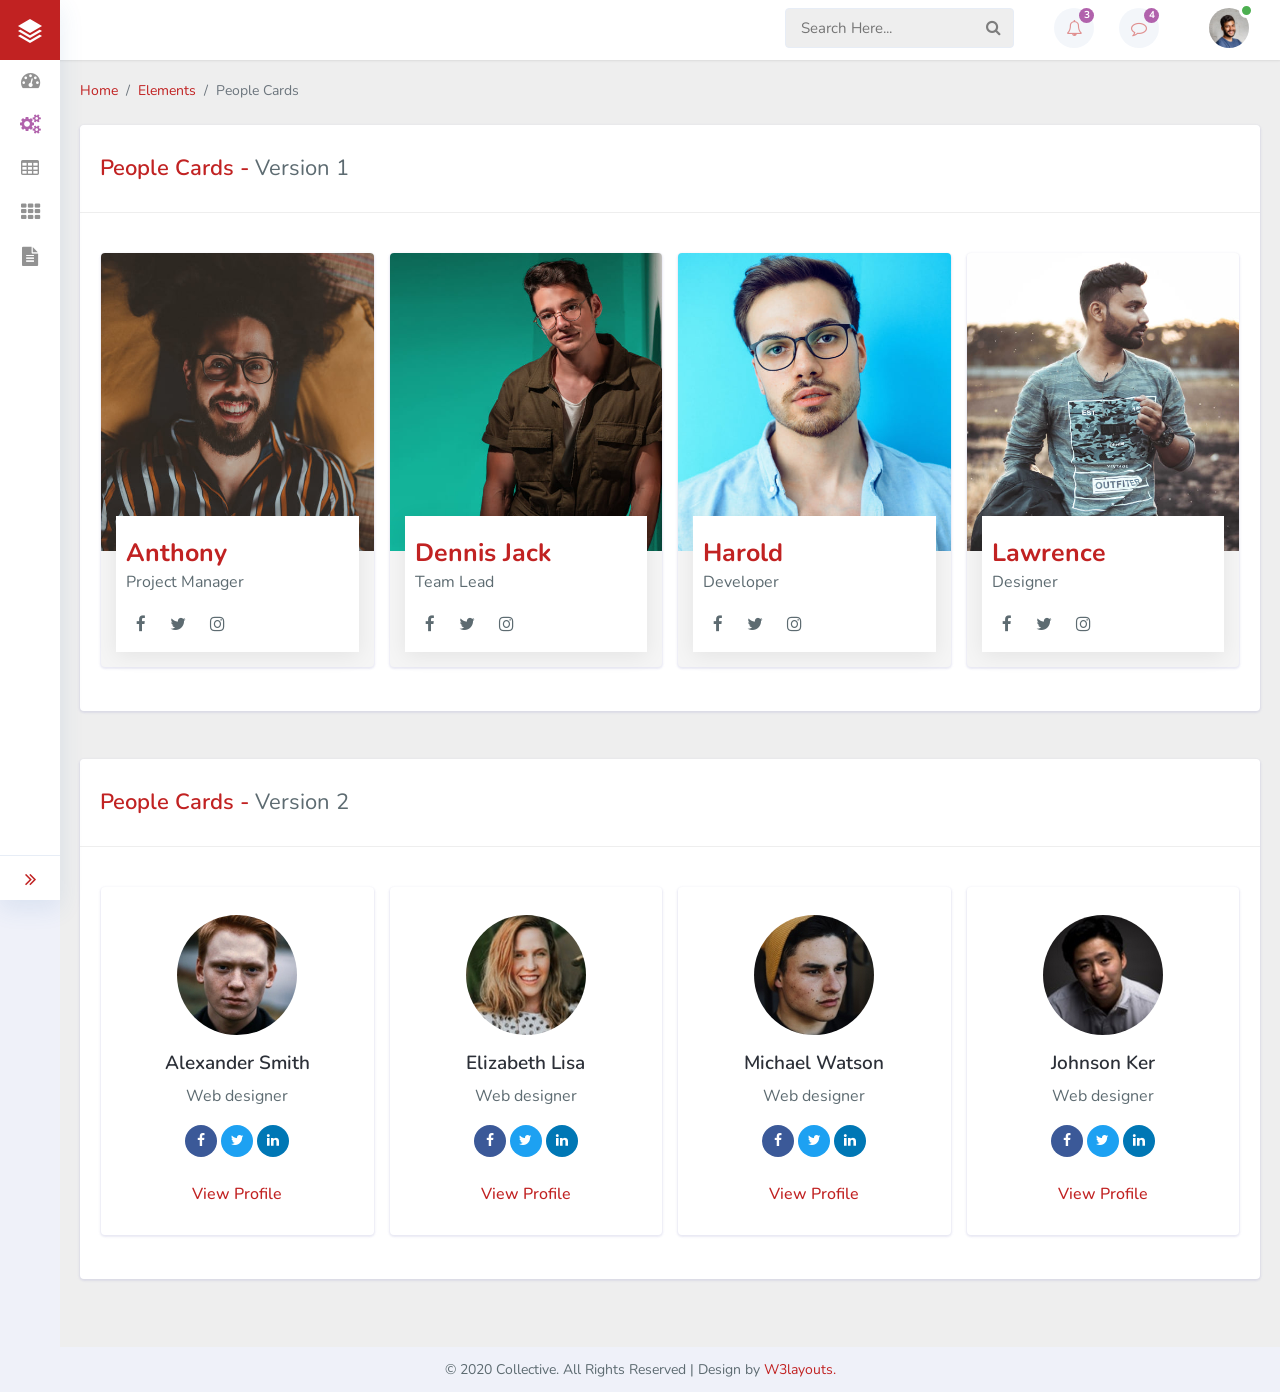
<file: PL_ORDENESCOMPRA/Base/people.html>
<!--
Author: W3layouts
Author URL: http://w3layouts.com
-->
<!doctype html>
<html lang="en">

<head>
  <!-- Required meta tags -->
  <meta charset="utf-8">
  <meta name="viewport" content="width=device-width, initial-scale=1, shrink-to-fit=no">

  <title>Collective Admin Panel a Flat Bootstrap Responsive Website Template | People Cards :: W3Layouts</title>

  <!-- Template CSS -->
  <link rel="stylesheet" href="assets/css/style-starter.css">

  <!-- google fonts -->
  <link href="//fonts.googleapis.com/css?family=Nunito:300,400,600,700,800,900&display=swap" rel="stylesheet">
</head>

<body class="sidebar-menu-collapsed">
<div class="se-pre-con"></div>
<section>
  <!-- sidebar menu start -->
  <div class="sidebar-menu sticky-sidebar-menu">

    <!-- logo start -->
    <div class="logo">
      <h1><a href="index.html">Collective</a></h1>
    </div>

  <!-- if logo is image enable this -->
    <!-- image logo --
    <div class="logo">
      <a href="index.html">
        <img src="image-path" alt="Your logo" title="Your logo" class="img-fluid" style="height:35px;" />
      </a>
    </div>
    <!-- //image logo -->

    <div class="logo-icon text-center">
      <a href="index.html" title="logo"><img src="assets/images/logo.png" alt="logo-icon"> </a>
    </div>
    <!-- //logo end -->

    <div class="sidebar-menu-inner">

      <!-- sidebar nav start -->
      <ul class="nav nav-pills nav-stacked custom-nav">
        <li><a href="index.html"><i class="fa fa-tachometer"></i><span> Dashboard</span></a>
        </li>
        <li class="menu-list active">
          <a href="#"><i class="fa fa-cogs"></i>
            <span>Elements <i class="lnr lnr-chevron-right"></i></span></a>
          <ul class="sub-menu-list">
            <li><a href="carousels.html">Carousels</a> </li>
            <li><a href="cards.html">Default cards</a> </li>
            <li><a href="people.html">People cards</a></li>
          </ul>
        </li>
        <li><a href="pricing.html"><i class="fa fa-table"></i> <span>Pricing tables</span></a></li>
        <li><a href="blocks.html"><i class="fa fa-th"></i> <span>Content blocks</span></a></li>
        <li><a href="forms.html"><i class="fa fa-file-text"></i> <span>Forms</span></a></li>
      </ul>
      <!-- //sidebar nav end -->
      <!-- toggle button start -->
      <a class="toggle-btn">
        <i class="fa fa-angle-double-left menu-collapsed__left"><span>Collapse Sidebar</span></i>
        <i class="fa fa-angle-double-right menu-collapsed__right"></i>
      </a>
      <!-- //toggle button end -->
    </div>
  </div>
  <!-- //sidebar menu end -->
  <!-- header-starts -->
  <div class="header sticky-header">

    <!-- notification menu start -->
    <div class="menu-right">
      <div class="navbar user-panel-top">
        <div class="search-box">
          <form action="#search-results.html" method="get">
            <input class="search-input" placeholder="Search Here..." type="search" id="search">
            <button class="search-submit" value=""><span class="fa fa-search"></span></button>
          </form>
        </div>
        <div class="user-dropdown-details d-flex">
          <div class="profile_details_left">
            <ul class="nofitications-dropdown">
              <li class="dropdown">
                <a href="#" class="dropdown-toggle" data-toggle="dropdown" aria-expanded="false"><i
                    class="fa fa-bell-o"></i><span class="badge blue">3</span></a>
                <ul class="dropdown-menu">
                  <li>
                    <div class="notification_header">
                      <h3>You have 3 new notifications</h3>
                    </div>
                  </li>
                  <li><a href="#" class="grid">
                      <div class="user_img"><img src="assets/images/avatar1.jpg" alt=""></div>
                      <div class="notification_desc">
                        <p>Johnson purchased template</p>
                        <span>Just Now</span>
                      </div>
                    </a></li>
                  <li class="odd"><a href="#" class="grid">
                      <div class="user_img"><img src="assets/images/avatar2.jpg" alt=""></div>
                      <div class="notification_desc">
                        <p>New customer registered </p>
                        <span>1 hour ago</span>
                      </div>
                    </a></li>
                  <li><a href="#" class="grid">
                      <div class="user_img"><img src="assets/images/avatar3.jpg" alt=""></div>
                      <div class="notification_desc">
                        <p>Lorem ipsum dolor sit amet </p>
                        <span>2 hours ago</span>
                      </div>
                    </a></li>
                  <li>
                    <div class="notification_bottom">
                      <a href="#all" class="bg-primary">See all notifications</a>
                    </div>
                  </li>
                </ul>
              </li>
              <li class="dropdown">
                <a href="#" class="dropdown-toggle" data-toggle="dropdown" aria-expanded="false"><i
                    class="fa fa-comment-o"></i><span class="badge blue">4</span></a>
                <ul class="dropdown-menu">
                  <li>
                    <div class="notification_header">
                      <h3>You have 4 new messages</h3>
                    </div>
                  </li>
                  <li><a href="#" class="grid">
                      <div class="user_img"><img src="assets/images/avatar1.jpg" alt=""></div>
                      <div class="notification_desc">
                        <p>Johnson purchased template</p>
                        <span>Just Now</span>
                      </div>
                    </a></li>
                  <li class="odd"><a href="#" class="grid">
                      <div class="user_img"><img src="assets/images/avatar2.jpg" alt=""></div>
                      <div class="notification_desc">
                        <p>New customer registered </p>
                        <span>1 hour ago</span>
                      </div>
                    </a></li>
                  <li><a href="#" class="grid">
                      <div class="user_img"><img src="assets/images/avatar3.jpg" alt=""></div>
                      <div class="notification_desc">
                        <p>Lorem ipsum dolor sit amet </p>
                        <span>2 hours ago</span>
                      </div>
                    </a></li>
                  <li><a href="#" class="grid">
                      <div class="user_img"><img src="assets/images/avatar1.jpg" alt=""></div>
                      <div class="notification_desc">
                        <p>Johnson purchased template</p>
                        <span>Just Now</span>
                      </div>
                    </a></li>
                  <li>
                    <div class="notification_bottom">
                      <a href="#all" class="bg-primary">See all messages</a>
                    </div>
                  </li>
                </ul>
              </li>
            </ul>
          </div>
          <div class="profile_details">
            <ul>
              <li class="dropdown profile_details_drop">
                <a href="#" class="dropdown-toggle" data-toggle="dropdown" id="dropdownMenu3" aria-haspopup="true"
                  aria-expanded="false">
                  <div class="profile_img">
                    <img src="assets/images/profileimg.jpg" class="rounded-circle" alt="" />
                    <div class="user-active">
                      <span></span>
                    </div>
                  </div>
                </a>
                <ul class="dropdown-menu drp-mnu" aria-labelledby="dropdownMenu3">
                  <li class="user-info">
                    <h5 class="user-name">John Deo</h5>
                    <span class="status ml-2">Available</span>
                  </li>
                  <li> <a href="#"><i class="lnr lnr-user"></i>My Profile</a> </li>
                  <li> <a href="#"><i class="lnr lnr-users"></i>1k Followers</a> </li>
                  <li> <a href="#"><i class="lnr lnr-cog"></i>Setting</a> </li>
                  <li> <a href="#"><i class="lnr lnr-heart"></i>100 Likes</a> </li>
                  <li class="logout"> <a href="#sign-up.html"><i class="fa fa-power-off"></i> Logout</a> </li>
                </ul>
              </li>
            </ul>
          </div>
        </div>
      </div>
    </div>
    <!--notification menu end -->
  </div>
  <!-- //header-ends -->
<!-- main content start -->
<div class="main-content">

    <!-- content -->
    <div class="container-fluid content-top-gap">

        <!-- breadcrumbs -->
        <nav aria-label="breadcrumb" class="mb-4">
            <ol class="breadcrumb my-breadcrumb">
                <li class="breadcrumb-item"><a href="index.html">Home</a></li>
                <li class="breadcrumb-item"><a href="#">Elements</a></li>
                <li class="breadcrumb-item active" aria-current="page">People Cards</li>
            </ol>
        </nav>
        <!-- //breadcrumbs -->

        <!-- people -->
        <section class="people">
            <section class="w3l-team-block">
                <!-- //people cards style 1 -->
                <div class="card card_border mb-5">
                    <div class="cards__heading">
                        <h3>People Cards -<span> Version 1</span></h3>
                    </div>
                    <div class="card-body">
                        <div class="teams mb-4">
                            <div class="row px-2">
                                <div class="col-lg-3 col-md-6 mb-lg-0 mb-4 px-2">
                                    <div class="item">
                                        <div class="d-team-grid team-info">
                                            <div class="column">
                                                <a href="team-single.html"><img src="assets/images/team.jpg" alt="" /></a>
                                            </div>
                                            <div class="team-member">
                                                <h3 class="name-pos mb-0"><a href="team-single.html">Anthony</a></h3>
                                                <p>Project Manager</p>
                                                <div class="social">
                                                    <a href="#facebook" class="team-facebook"><span class="fa fa-facebook"
                                                            aria-hidden="true"></span></a>
                                                    <a href="#twitter" class="team-twitter"><span class="fa fa-twitter" aria-hidden="true"></span></a>
                                                    <a href="#instagram" class="team-instagram"><span class="fa fa-instagram"
                                                            aria-hidden="true"></span></a>
                                                </div>
                                            </div>
                                        </div>
                                    </div>
                                </div>
                                <div class="col-lg-3 col-md-6 mb-lg-0 mb-4 px-2">
                                    <div class="item">
                                        <div class="d-team-grid team-info">
                                            <div class="column">
                                                <a href="team-single.html"><img src="assets/images/team2.jpg" alt="" /></a>
                                            </div>
                                            <div class="team-member">
                                                <h3 class="name-pos mb-0"><a href="team-single.html">Dennis Jack</a>
                                                </h3>
                                                <p>Team Lead</p>
                                                <div class="social">
                                                    <a href="#facebook" class="team-facebook"><span class="fa fa-facebook"
                                                            aria-hidden="true"></span></a>
                                                    <a href="#twitter" class="team-twitter"><span class="fa fa-twitter" aria-hidden="true"></span></a>
                                                    <a href="#instagram" class="team-instagram"><span class="fa fa-instagram"
                                                            aria-hidden="true"></span></a>
                                                </div>
                                            </div>
                                        </div>
                                    </div>
                                </div>
                                <div class="col-lg-3 col-md-6 mb-lg-0 mb-4 px-2">
                                    <div class="item">
                                        <div class="d-team-grid team-info">
                                            <div class="column">
                                                <a href="team-single.html"><img src="assets/images/team3.jpg" alt="" /></a>
                                            </div>
                                            <div class="team-member">
                                                <h3 class="name-pos mb-0"><a href="team-single.html">Harold</a></h3>
                                                <p>Developer</p>
                                                <div class="social">
                                                    <a href="#facebook" class="team-facebook"><span class="fa fa-facebook"
                                                            aria-hidden="true"></span></a>
                                                    <a href="#twitter" class="team-twitter"><span class="fa fa-twitter" aria-hidden="true"></span></a>
                                                    <a href="#instagram" class="team-instagram"><span class="fa fa-instagram"
                                                            aria-hidden="true"></span></a>
                                                </div>
                                            </div>
                                        </div>
                                    </div>
                                </div>
                                <div class="col-lg-3 col-md-6 mb-0 px-2">
                                    <div class="item">
                                        <div class="d-team-grid team-info">
                                            <div class="column">
                                                <a href="team-single.html"><img src="assets/images/team4.jpg" alt="" /></a>
                                            </div>
                                            <div class="team-member">
                                                <h3 class="name-pos mb-0"><a href="team-single.html">Lawrence</a></h3>
                                                <p>Designer</p>
                                                <div class="social">
                                                    <a href="#facebook" class="team-facebook"><span class="fa fa-facebook"
                                                            aria-hidden="true"></span></a>
                                                    <a href="#twitter" class="team-twitter"><span class="fa fa-twitter" aria-hidden="true"></span></a>
                                                    <a href="#instagram" class="team-instagram"><span class="fa fa-instagram"
                                                            aria-hidden="true"></span></a>
                                                </div>
                                            </div>
                                        </div>
                                    </div>
                                </div>
                            </div>
                        </div>
                    </div>
                </div>
            </section>
            <!-- //teams1 -->
            <!-- //people cards style 2 -->
            <div class="card card_border mb-5">
                <div class="cards__heading">
                    <h3>People Cards -<span> Version 2</span></h3>
                </div>
                <div class="card-body">
                    <div class="row px-2">
                        <div class="col-lg-3 col-md-6 mb-4 px-2">
                            <div class="card text-center card_border py-2">
                                <div class="card-body">
                                    <div class="team-main-19">
                                        <a href="#url"><img class="rounded-circle" src="assets/images/people1.jpg" alt=" "></a>
                                        <div class="right-team-9">
                                            <div>
                                                <h5><a href="#url" class="card__title mb-2 mt-3">Alexander smith</a>
                                                </h5>
                                                <p class="">Web designer</p>
                                            </div>
                                            <div class="people-social mt-3">
                                                <a href="#team" class="facebook"><span class="fa fa-facebook"></span></a>
                                                <a href="#team" class="twitter"><span class="fa fa-twitter"></span></a>
                                                <a href="#team" class="linkedin"><span class="fa fa-linkedin"></span></a>
                                            </div>
                                            <a href="#url" class="btn mt-4 profile-btn text-primary">View profile </a>
                                        </div>
                                    </div>
                                </div>
                            </div>
                        </div>
                        <div class="col-lg-3 col-md-6 mb-4 px-2">
                            <div class="card text-center card_border py-2">
                                <div class="card-body">
                                    <div class="team-main-19">
                                        <a href="#url"><img class="rounded-circle" src="assets/images/people2.jpg" alt=" "></a>
                                        <div class="right-team-9">
                                            <div>
                                                <h5><a href="#url" class="card__title mb-2 mt-3">Elizabeth lisa</a>
                                                </h5>
                                                <p class="">Web designer</p>
                                            </div>
                                            <div class="people-social mt-3">
                                                <a href="#team" class="facebook"><span class="fa fa-facebook"></span></a>
                                                <a href="#team" class="twitter"><span class="fa fa-twitter"></span></a>
                                                <a href="#team" class="linkedin"><span class="fa fa-linkedin"></span></a>
                                            </div>
                                            <a href="#url" class="btn mt-4 profile-btn text-primary">View profile </a>
                                        </div>
                                    </div>
                                </div>
                            </div>
                        </div>
                        <div class="col-lg-3 col-md-6 mb-4 px-2">
                            <div class="card text-center card_border py-2">
                                <div class="card-body">
                                    <div class="team-main-19">
                                        <a href="#url"><img class="rounded-circle" src="assets/images/people3.jpg" alt=" "></a>
                                        <div class="right-team-9">
                                            <div>
                                                <h5><a href="#url" class="card__title mb-2 mt-3">Michael watson</a>
                                                </h5>
                                                <p class="">Web designer</p>
                                            </div>
                                            <div class="people-social mt-3">
                                                <a href="#team" class="facebook"><span class="fa fa-facebook"></span></a>
                                                <a href="#team" class="twitter"><span class="fa fa-twitter"></span></a>
                                                <a href="#team" class="linkedin"><span class="fa fa-linkedin"></span></a>
                                            </div>
                                            <a href="#url" class="btn mt-4 profile-btn text-primary">View profile </a>
                                        </div>
                                    </div>
                                </div>
                            </div>
                        </div>
                        <div class="col-lg-3 col-md-6 mb-4 px-2">
                            <div class="card text-center card_border py-2">
                                <div class="card-body">
                                    <div class="team-main-19">
                                        <a href="#url"><img class="rounded-circle" src="assets/images/people4.jpg" alt=" "></a>
                                        <div class="right-team-9">
                                            <div>
                                                <h5><a href="#url" class="card__title mb-2 mt-3">Johnson Ker</a>
                                                </h5>
                                                <p class="">Web designer</p>
                                            </div>
                                            <div class="people-social mt-3">
                                                <a href="#team" class="facebook"><span class="fa fa-facebook"></span></a>
                                                <a href="#team" class="twitter"><span class="fa fa-twitter"></span></a>
                                                <a href="#team" class="linkedin"><span class="fa fa-linkedin"></span></a>
                                            </div>
                                            <a href="#url" class="btn mt-4 profile-btn text-primary">View profile </a>
                                        </div>
                                    </div>
                                </div>
                            </div>
                        </div>
                    </div>
                </div>
            </div>
            <!-- //people cards style 2 -->
        </section>
        <!-- //people -->

    </div>
    <!-- //content -->
</div>
<!-- main content end-->
</section>
<!--footer section start-->
<footer class="dashboard">
  <p>&copy 2020 Collective. All Rights Reserved | Design by <a href="https://w3layouts.com/" target="_blank"
      class="text-primary">W3layouts.</a></p>
</footer>
<!--footer section end-->
<!-- move top -->
<button onclick="topFunction()" id="movetop" class="bg-primary" title="Go to top">
  <span class="fa fa-angle-up"></span>
</button>
<script>
  // When the user scrolls down 20px from the top of the document, show the button
  window.onscroll = function () {
    scrollFunction()
  };

  function scrollFunction() {
    if (document.body.scrollTop > 20 || document.documentElement.scrollTop > 20) {
      document.getElementById("movetop").style.display = "block";
    } else {
      document.getElementById("movetop").style.display = "none";
    }
  }

  // When the user clicks on the button, scroll to the top of the document
  function topFunction() {
    document.body.scrollTop = 0;
    document.documentElement.scrollTop = 0;
  }
</script>
<!-- /move top -->


<script src="assets/js/jquery-3.3.1.min.js"></script>
<script src="assets/js/jquery-1.10.2.min.js"></script>

<!-- chart js -->
<script src="assets/js/Chart.min.js"></script>
<script src="assets/js/utils.js"></script>
<!-- //chart js -->

<!-- Different scripts of charts.  Ex.Barchart, Linechart -->
<script src="assets/js/bar.js"></script>
<script src="assets/js/linechart.js"></script>
<!-- //Different scripts of charts.  Ex.Barchart, Linechart -->


<script src="assets/js/jquery.nicescroll.js"></script>
<script src="assets/js/scripts.js"></script>

<!-- close script -->
<script>
  var closebtns = document.getElementsByClassName("close-grid");
  var i;

  for (i = 0; i < closebtns.length; i++) {
    closebtns[i].addEventListener("click", function () {
      this.parentElement.style.display = 'none';
    });
  }
</script>
<!-- //close script -->

<!-- disable body scroll when navbar is in active -->
<script>
  $(function () {
    $('.sidebar-menu-collapsed').click(function () {
      $('body').toggleClass('noscroll');
    })
  });
</script>
<!-- disable body scroll when navbar is in active -->

 <!-- loading-gif Js -->
 <script src="assets/js/modernizr.js"></script>
 <script>
     $(window).load(function () {
         // Animate loader off screen
         $(".se-pre-con").fadeOut("slow");;
     });
 </script>
 <!--// loading-gif Js -->

<!-- Bootstrap Core JavaScript -->
<script src="assets/js/bootstrap.min.js"></script>


</body>

</html>
</file>
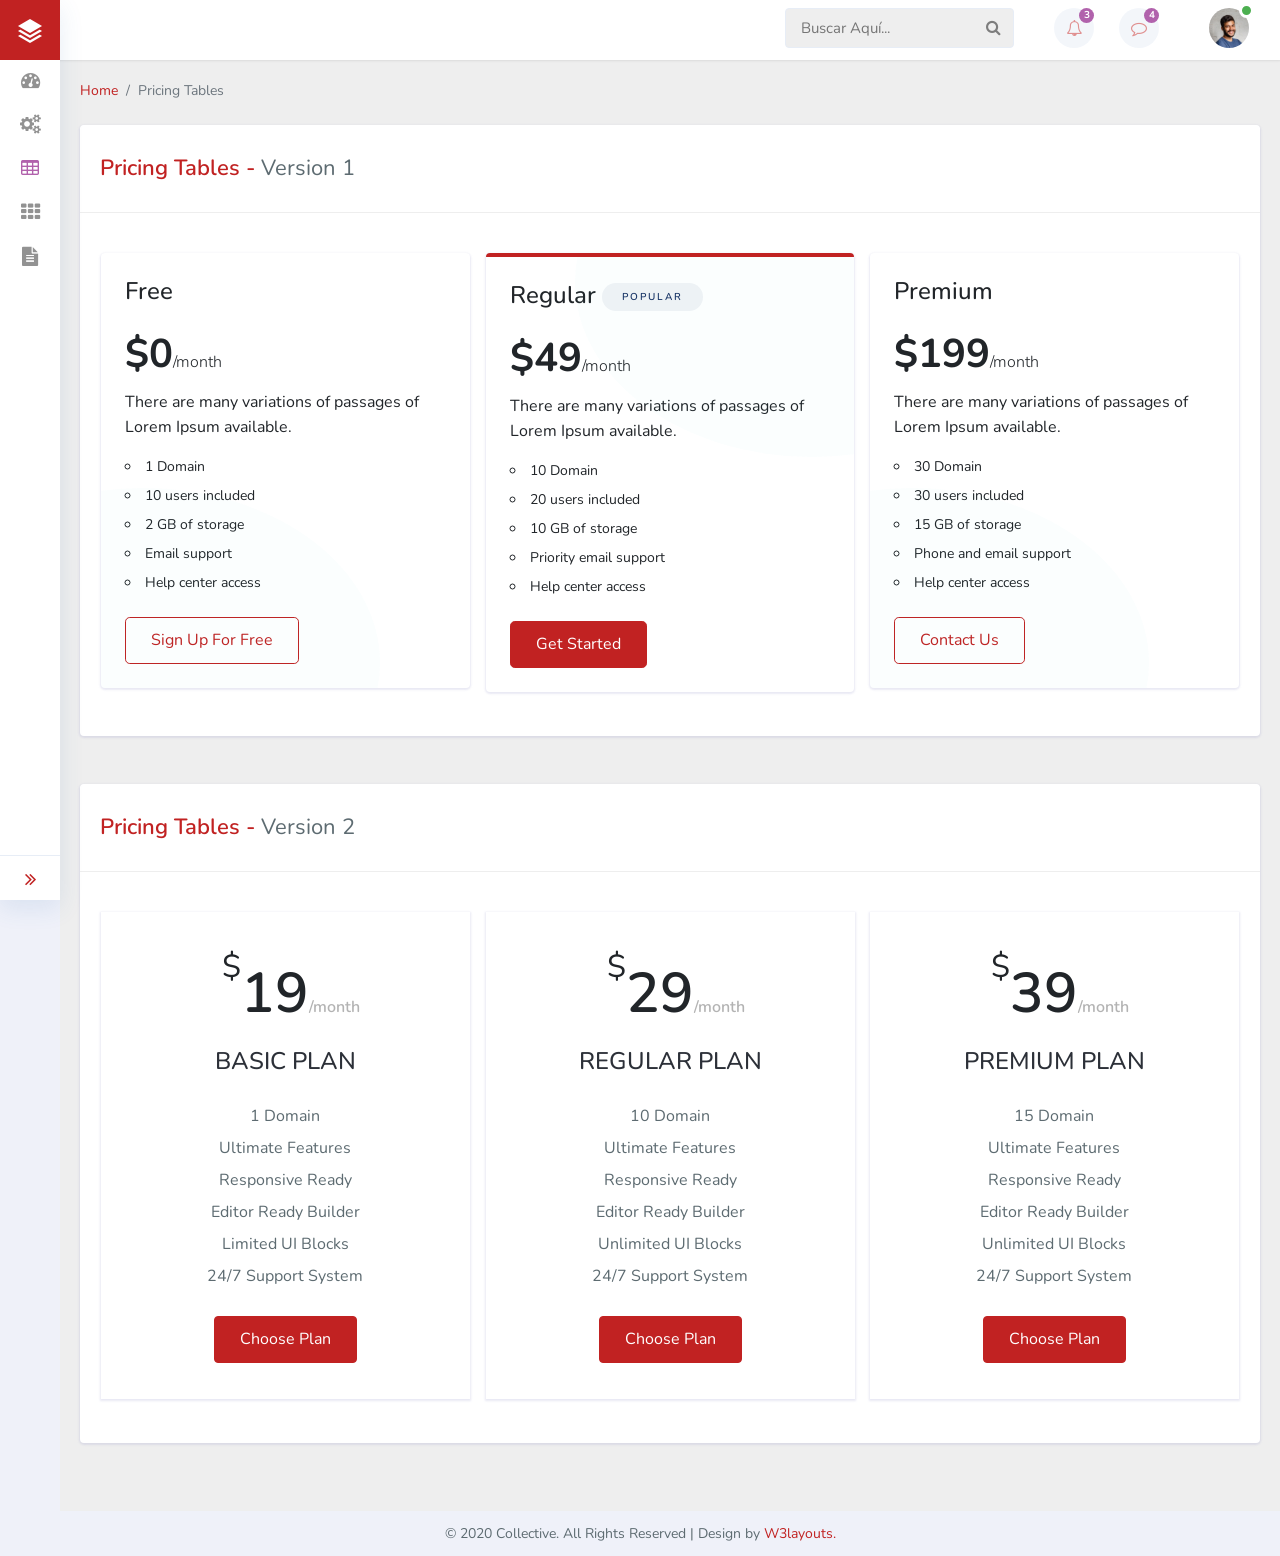
<file: PL_ORDENESCOMPRA/Base/pricing.html>
<!--
Author: W3layouts
Author URL: http://w3layouts.com
-->
<!doctype html>
<html lang="en">

<head>
  <!-- Required meta tags -->
  <meta charset="utf-8">
  <meta name="viewport" content="width=device-width, initial-scale=1, shrink-to-fit=no">

  <title>Collective Admin Panel a Flat Bootstrap Responsive Website Template | Pricing :: W3Layouts</title>

  <!-- Template CSS -->
  <link rel="stylesheet" href="assets/css/style-starter.css">

  <!-- google fonts -->
  <link href="//fonts.googleapis.com/css?family=Nunito:300,400,600,700,800,900&display=swap" rel="stylesheet">
</head>

<body class="sidebar-menu-collapsed">
<div class="se-pre-con"></div>
<section>
  <!-- sidebar menu start -->
  <div class="sidebar-menu sticky-sidebar-menu">

    <!-- logo start -->
    <div class="logo">
      <h1><a href="index.html">Collective</a></h1>
    </div>

  <!-- if logo is image enable this -->
    <!-- image logo --
    <div class="logo">
      <a href="index.html">
        <img src="image-path" alt="Your logo" title="Your logo" class="img-fluid" style="height:35px;" />
      </a>
    </div>
    <!-- //image logo -->

    <div class="logo-icon text-center">
      <a href="index.html" title="logo"><img src="assets/images/logo.png" alt="logo-icon"> </a>
    </div>
    <!-- //logo end -->

    <div class="sidebar-menu-inner">

      <!-- sidebar nav start -->
      <ul class="nav nav-pills nav-stacked custom-nav">
        <li><a href="index.html"><i class="fa fa-tachometer"></i><span> Dashboard</span></a>
        </li>
        <li class="menu-list">
          <a href="#"><i class="fa fa-cogs"></i>
            <span>Elements <i class="lnr lnr-chevron-right"></i></span></a>
          <ul class="sub-menu-list">
            <li><a href="carousels.html">Carousels</a> </li>
            <li><a href="cards.html">Default cards</a> </li>
            <li><a href="people.html">People cards</a></li>
          </ul>
        </li>
        <li class="active"><a href="pricing.html"><i class="fa fa-table"></i> <span>Pricing tables</span></a></li>
        <li><a href="blocks.html"><i class="fa fa-th"></i> <span>Content blocks</span></a></li>
        <li><a href="forms.html"><i class="fa fa-file-text"></i> <span>Forms</span></a></li>
      </ul>
      <!-- //sidebar nav end -->
      <!-- toggle button start -->
      <a class="toggle-btn">
        <i class="fa fa-angle-double-left menu-collapsed__left"><span>Collapse Sidebar</span></i>
        <i class="fa fa-angle-double-right menu-collapsed__right"></i>
      </a>
      <!-- //toggle button end -->
    </div>
  </div>
  <!-- //sidebar menu end -->
  <!-- header-starts -->
  <div class="header sticky-header">

    <!-- notification menu start -->
    <div class="menu-right">
      <div class="navbar user-panel-top">
        <div class="search-box">
          <form action="#search-results.html" method="get">
            <input class="search-input" placeholder="Buscar Aquí..." type="search" id="search">
            <button class="search-submit" value=""><span class="fa fa-search"></span></button>
          </form>
        </div>
        <div class="user-dropdown-details d-flex">
          <div class="profile_details_left">
            <ul class="nofitications-dropdown">
              <li class="dropdown">
                <a href="#" class="dropdown-toggle" data-toggle="dropdown" aria-expanded="false"><i
                    class="fa fa-bell-o"></i><span class="badge blue">3</span></a>
                <ul class="dropdown-menu">
                  <li>
                    <div class="notification_header">
                      <h3>You have 3 new notifications</h3>
                    </div>
                  </li>
                  <li><a href="#" class="grid">
                      <div class="user_img"><img src="assets/images/avatar1.jpg" alt=""></div>
                      <div class="notification_desc">
                        <p>Johnson purchased template</p>
                        <span>Just Now</span>
                      </div>
                    </a></li>
                  <li class="odd"><a href="#" class="grid">
                      <div class="user_img"><img src="assets/images/avatar2.jpg" alt=""></div>
                      <div class="notification_desc">
                        <p>New customer registered </p>
                        <span>1 hour ago</span>
                      </div>
                    </a></li>
                  <li><a href="#" class="grid">
                      <div class="user_img"><img src="assets/images/avatar3.jpg" alt=""></div>
                      <div class="notification_desc">
                        <p>Lorem ipsum dolor sit amet </p>
                        <span>2 hours ago</span>
                      </div>
                    </a></li>
                  <li>
                    <div class="notification_bottom">
                      <a href="#all" class="bg-primary">See all notifications</a>
                    </div>
                  </li>
                </ul>
              </li>
              <li class="dropdown">
                <a href="#" class="dropdown-toggle" data-toggle="dropdown" aria-expanded="false"><i
                    class="fa fa-comment-o"></i><span class="badge blue">4</span></a>
                <ul class="dropdown-menu">
                  <li>
                    <div class="notification_header">
                      <h3>You have 4 new messages</h3>
                    </div>
                  </li>
                  <li><a href="#" class="grid">
                      <div class="user_img"><img src="assets/images/avatar1.jpg" alt=""></div>
                      <div class="notification_desc">
                        <p>Johnson purchased template</p>
                        <span>Just Now</span>
                      </div>
                    </a></li>
                  <li class="odd"><a href="#" class="grid">
                      <div class="user_img"><img src="assets/images/avatar2.jpg" alt=""></div>
                      <div class="notification_desc">
                        <p>New customer registered </p>
                        <span>1 hour ago</span>
                      </div>
                    </a></li>
                  <li><a href="#" class="grid">
                      <div class="user_img"><img src="assets/images/avatar3.jpg" alt=""></div>
                      <div class="notification_desc">
                        <p>Lorem ipsum dolor sit amet </p>
                        <span>2 hours ago</span>
                      </div>
                    </a></li>
                  <li><a href="#" class="grid">
                      <div class="user_img"><img src="assets/images/avatar1.jpg" alt=""></div>
                      <div class="notification_desc">
                        <p>Johnson purchased template</p>
                        <span>Just Now</span>
                      </div>
                    </a></li>
                  <li>
                    <div class="notification_bottom">
                      <a href="#all" class="bg-primary">See all messages</a>
                    </div>
                  </li>
                </ul>
              </li>
            </ul>
          </div>
          <div class="profile_details">
            <ul>
              <li class="dropdown profile_details_drop">
                <a href="#" class="dropdown-toggle" data-toggle="dropdown" id="dropdownMenu3" aria-haspopup="true"
                  aria-expanded="false">
                  <div class="profile_img">
                    <img src="assets/images/profileimg.jpg" class="rounded-circle" alt="" />
                    <div class="user-active">
                      <span></span>
                    </div>
                  </div>
                </a>
                <ul class="dropdown-menu drp-mnu" aria-labelledby="dropdownMenu3">
                  <li class="user-info">
                    <h5 class="user-name">John Deo</h5>
                    <span class="status ml-2">Available</span>
                  </li>
                  <li> <a href="#"><i class="lnr lnr-user"></i>My Profile</a> </li>
                  <li> <a href="#"><i class="lnr lnr-users"></i>1k Followers</a> </li>
                  <li> <a href="#"><i class="lnr lnr-cog"></i>Setting</a> </li>
                  <li> <a href="#"><i class="lnr lnr-heart"></i>100 Likes</a> </li>
                  <li class="logout"> <a href="#sign-up.html"><i class="fa fa-power-off"></i> Logout</a> </li>
                </ul>
              </li>
            </ul>
          </div>
        </div>
      </div>
    </div>
    <!--notification menu end -->
  </div>
  <!-- //header-ends -->
<!-- main content start -->
<div class="main-content">

  <!-- content -->
  <div class="container-fluid content-top-gap">

    <!-- breadcrumbs -->
    <nav aria-label="breadcrumb" class="mb-4">
      <ol class="breadcrumb my-breadcrumb">
        <li class="breadcrumb-item"><a href="index.html">Home</a></li>
        <li class="breadcrumb-item active" aria-current="page">Pricing Tables</li>
      </ol>
    </nav>
    <!-- //breadcrumbs -->

    <!-- pricing -->
    <section class="pricing">
      <div class="card card_border mb-5">
        <div class="cards__heading">
          <h3>Pricing Tables -<span> Version 1</span></h3>
        </div>
        <div class="card-body">
          <!-- pricing version 1 -->

          <!--//BLOCK ROW END-->

          <section class="w3l-pricing1">
            <div class="row px-2">
              <div class="col-md-4 px-2">
                <div class="mb-4 price-card price-card1 p-lg-4 p-md-3 p-4">
                  <div class="card-header p-0 card-heading">
                    <h4 class="mb-4">Free</h4>
                  </div>
                  <div class="card-body p-0">
                    <h1 class="card-title pricing-card-title my-price-title">$0<small class="text-dull">/month</small>
                    </h1>
                    <p>There are many variations of passages of Lorem Ipsum available.</p>
                    <ul class="list-unstyled list-pricing mt-3 mb-4">
                      <li>1 Domain</li>
                      <li>10 users included</li>
                      <li>2 GB of storage</li>
                      <li>Email support</li>
                      <li>Help center access</li>
                    </ul>
                    <div class="mt-4">
                      <a href="signup.html" class="btn btn-lg btn-outline-primary btn-style border-btn">Sign up for
                        free</a>
                    </div>
                  </div>
                </div>
              </div>
              <div class="col-md-4 px-2">
                <div class="mb-4 price-card price-card2 p-lg-4 p-md-3 p-4 recomemded-price">
                  <div class="card-header p-0 card-heading">
                    <h4 class="mb-4">Regular <span class="label label-popular">Popular</span></h4>
                  </div>
                  <div class="card-body p-0">
                    <h1 class="card-title pricing-card-title my-price-title">$49<small class="text-dull">/month</small>
                    </h1>
                    <p>There are many variations of passages of Lorem Ipsum available.</p>
                    <ul class="list-unstyled list-pricing mt-3 mb-4">
                      <li>10 Domain</li>
                      <li>20 users included</li>
                      <li>10 GB of storage</li>
                      <li>Priority email support</li>
                      <li>Help center access</li>
                    </ul>
                    <div class="mt-4">
                      <a href="#" class="btn btn-lg btn-primary btn-style">Get started</a>
                    </div>
                  </div>
                </div>
              </div>
              <div class="col-md-4 px-2">
                <div class="mb-4 price-card price-card3 p-lg-4 p-md-3 p-4">
                  <div class="card-header p-0 card-heading">
                    <h4 class="mb-4">Premium</h4>
                  </div>
                  <div class="card-body p-0">
                    <h1 class="card-title pricing-card-title my-price-title">$199<small class="text-dull">/month</small>
                    </h1>
                    <p>There are many variations of passages of Lorem Ipsum available.</p>
                    <ul class="list-unstyled list-pricing mt-3 mb-4">
                      <li>30 Domain</li>
                      <li>30 users included</li>
                      <li>15 GB of storage</li>
                      <li>Phone and email support</li>
                      <li>Help center access</li>
                    </ul>
                    <div class="mt-4">
                      <a href="#" class="btn btn-lg btn-outline-primary btn-style border-btn">Contact us</a>
                    </div>
                  </div>
                </div>
              </div>
            </div>
        </div>
      </div>
    </section>



    <!--BLOCK ROW START-->

    <!-- //pricing version 1 -->

    <!-- pricing version 2 -->
    <div class="pricing-version-2">
      <div class="card card_border mb-5">
        <div class="cards__heading">
          <h3>Pricing Tables -<span> Version 2</span></h3>
        </div>
        <div class="card-body">
          <div class="row px-2">

            <!-- Table #1  -->
            <div class="col-lg-4 col-md-6 px-2 mb-4">
              <div class="card text-center card__hover">
                <div class="card-header">
                  <h3 class="display-4"><span class="currency">$</span>19<span class="period">/month</span></h3>
                </div>
                <div class="card-block">
                  <h4 class="card-title">
                    Basic Plan
                  </h4>
                  <ul class="list-group">
                    <li class="list-group-item">1 Domain</li>
                    <li class="list-group-item">Ultimate Features</li>
                    <li class="list-group-item">Responsive Ready</li>
                    <li class="list-group-item">Editor Ready Builder</li>
                    <li class="list-group-item">Limited UI Blocks</li>
                    <li class="list-group-item">24/7 Support System</li>
                  </ul>
                  <a href="#" class="btn btn-style btn-primary mt-4">Choose Plan</a>
                </div>
              </div>
            </div>

            <!-- Table #2  -->
            <div class="col-lg-4 col-md-6 px-2 mb-4">
              <div class="card text-center card__hover">
                <div class="card-header">
                  <h3 class="display-4"><span class="currency">$</span>29<span class="period">/month</span></h3>
                </div>
                <div class="card-block">
                  <h4 class="card-title">
                    Regular Plan
                  </h4>
                  <ul class="list-group">
                    <li class="list-group-item">10 Domain</li>
                    <li class="list-group-item">Ultimate Features</li>
                    <li class="list-group-item">Responsive Ready</li>
                    <li class="list-group-item">Editor Ready Builder</li>
                    <li class="list-group-item">Unlimited UI Blocks</li>
                    <li class="list-group-item">24/7 Support System</li>
                  </ul>
                  <a href="#" class="btn btn-style btn-primary mt-4">Choose Plan</a>
                </div>
              </div>
            </div>

            <!-- Table #3  -->
            <div class="col-lg-4 col-md-6 px-2 mb-4">
              <div class="card text-center card__hover">
                <div class="card-header">
                  <h3 class="display-4"><span class="currency">$</span>39<span class="period">/month</span></h3>
                </div>
                <div class="card-block">
                  <h4 class="card-title">
                    Premium Plan
                  </h4>
                  <ul class="list-group">
                    <li class="list-group-item">15 Domain</li>
                    <li class="list-group-item">Ultimate Features</li>
                    <li class="list-group-item">Responsive Ready</li>
                    <li class="list-group-item">Editor Ready Builder</li>
                    <li class="list-group-item">Unlimited UI Blocks</li>
                    <li class="list-group-item">24/7 Support System</li>
                  </ul>
                  <a href="#" class="btn btn-style btn-primary mt-4">Choose Plan</a>
                </div>
              </div>
            </div>

          </div>
        </div>
      </div>
    </div>
    <!-- //pricing version 2 -->
    </section>
    <!-- //pricing -->

  </div>
  <!-- //content -->

</div>
<!-- main content end-->
</section>
<!--footer section start-->
<footer class="dashboard">
  <p>&copy 2020 Collective. All Rights Reserved | Design by <a href="https://w3layouts.com/" target="_blank"
      class="text-primary">W3layouts.</a></p>
</footer>
<!--footer section end-->
<!-- move top -->
<button onclick="topFunction()" id="movetop" class="bg-primary" title="Go to top">
  <span class="fa fa-angle-up"></span>
</button>
<script>
  // When the user scrolls down 20px from the top of the document, show the button
  window.onscroll = function () {
    scrollFunction()
  };

  function scrollFunction() {
    if (document.body.scrollTop > 20 || document.documentElement.scrollTop > 20) {
      document.getElementById("movetop").style.display = "block";
    } else {
      document.getElementById("movetop").style.display = "none";
    }
  }

  // When the user clicks on the button, scroll to the top of the document
  function topFunction() {
    document.body.scrollTop = 0;
    document.documentElement.scrollTop = 0;
  }
</script>
<!-- /move top -->


<script src="assets/js/jquery-3.3.1.min.js"></script>
<script src="assets/js/jquery-1.10.2.min.js"></script>

<!-- chart js -->
<script src="assets/js/Chart.min.js"></script>
<script src="assets/js/utils.js"></script>
<!-- //chart js -->

<!-- Different scripts of charts.  Ex.Barchart, Linechart -->
<script src="assets/js/bar.js"></script>
<script src="assets/js/linechart.js"></script>
<!-- //Different scripts of charts.  Ex.Barchart, Linechart -->


<script src="assets/js/jquery.nicescroll.js"></script>
<script src="assets/js/scripts.js"></script>

<!-- close script -->
<script>
  var closebtns = document.getElementsByClassName("close-grid");
  var i;

  for (i = 0; i < closebtns.length; i++) {
    closebtns[i].addEventListener("click", function () {
      this.parentElement.style.display = 'none';
    });
  }
</script>
<!-- //close script -->

<!-- disable body scroll when navbar is in active -->
<script>
  $(function () {
    $('.sidebar-menu-collapsed').click(function () {
      $('body').toggleClass('noscroll');
    })
  });
</script>
<!-- disable body scroll when navbar is in active -->

 <!-- loading-gif Js -->
 <script src="assets/js/modernizr.js"></script>
 <script>
     $(window).load(function () {
         // Animate loader off screen
         $(".se-pre-con").fadeOut("slow");;
     });
 </script>
 <!--// loading-gif Js -->

<!-- Bootstrap Core JavaScript -->
<script src="assets/js/bootstrap.min.js"></script>


</body>

</html>
</file>
<file: PL_ORDENESCOMPRA/Base/assets/css/style-starter.css>
/* 
Author: W3layouts
Author URL: http://w3layouts.com
*/

@charset "UTF-8";
/*!
 * Bootstrap v4.4.1 (https://getbootstrap.com/)
 * Copyright 2011-2019 The Bootstrap Authors
 * Copyright 2011-2019 Twitter, Inc.
 * Licensed under MIT (https://github.com/twbs/bootstrap/blob/master/LICENSE)
 */
:root {
  --blue: #007bff;
  --indigo: #6610f2;
  --purple: #6f42c1;
  --pink: #e83e8c;
  --red: #dc3545;
  --orange: #fd7e14;
  --yellow: #ffc107;
  --green: #28a745;
  --teal: #20c997;
  --cyan: #17a2b8;
  --white: #fff;
  --gray: #6c757d;
  --gray-dark: #343a40;
  --primary: #c12222;
  --secondary: #B162AC;
  --success: #03c895;
  --info: #17a2b8;
  --warning: #ffc107;
  --danger: #ff4f81;
  --light: #f8f9fa;
  --dark: #343a40;
  --breakpoint-xs: 0;
  --breakpoint-sm: 576px;
  --breakpoint-md: 768px;
  --breakpoint-lg: 992px;
  --breakpoint-xl: 1200px;
  --font-family-sans-serif: -apple-system, BlinkMacSystemFont, "Segoe UI", Roboto, "Helvetica Neue", Arial, "Noto Sans", sans-serif, "Apple Color Emoji", "Segoe UI Emoji", "Segoe UI Symbol", "Noto Color Emoji";
  --font-family-monospace: SFMono-Regular, Menlo, Monaco, Consolas, "Liberation Mono", "Courier New", monospace; }

*,
*::before,
*::after {
  box-sizing: border-box; }

html {
  font-family: sans-serif;
  line-height: 1.15;
  -webkit-text-size-adjust: 100%;
  -webkit-tap-highlight-color: rgba(0, 0, 0, 0); }

article, aside, figcaption, figure, footer, header, hgroup, main, nav, section {
  display: block; }

body {
  margin: 0;
  font-family: -apple-system, BlinkMacSystemFont, "Segoe UI", Roboto, "Helvetica Neue", Arial, "Noto Sans", sans-serif, "Apple Color Emoji", "Segoe UI Emoji", "Segoe UI Symbol", "Noto Color Emoji";
  font-size: 1rem;
  font-weight: 400;
  line-height: 1.5;
  color: #212529;
  text-align: left;
  background-color: #fff; }

[tabindex="-1"]:focus:not(:focus-visible) {
  outline: 0 !important; }

hr {
  box-sizing: content-box;
  height: 0;
  overflow: visible; }

h1, h2, h3, h4, h5, h6 {
  margin-top: 0;
  margin-bottom: 0.5rem; }

p {
  margin-top: 0;
  margin-bottom: 1rem; }

abbr[title],
abbr[data-original-title] {
  text-decoration: underline;
  -webkit-text-decoration: underline dotted;
          text-decoration: underline dotted;
  cursor: help;
  border-bottom: 0;
  -webkit-text-decoration-skip-ink: none;
          text-decoration-skip-ink: none; }

address {
  margin-bottom: 1rem;
  font-style: normal;
  line-height: inherit; }

ol,
ul,
dl {
  margin-top: 0;
  margin-bottom: 1rem; }

ol ol,
ul ul,
ol ul,
ul ol {
  margin-bottom: 0; }

dt {
  font-weight: 700; }

dd {
  margin-bottom: .5rem;
  margin-left: 0; }

blockquote {
  margin: 0 0 1rem; }

b,
strong {
  font-weight: bolder; }

small {
  font-size: 80%; }

sub,
sup {
  position: relative;
  font-size: 75%;
  line-height: 0;
  vertical-align: baseline; }

sub {
  bottom: -.25em; }

sup {
  top: -.5em; }

a {
  color: #c12222;
  text-decoration: none;
  background-color: transparent; }
  a:hover {
    color: #313a75;
    text-decoration: underline; }

a:not([href]) {
  color: inherit;
  text-decoration: none; }
  a:not([href]):hover {
    color: inherit;
    text-decoration: none; }

pre,
code,
kbd,
samp {
  font-family: SFMono-Regular, Menlo, Monaco, Consolas, "Liberation Mono", "Courier New", monospace;
  font-size: 1em; }

pre {
  margin-top: 0;
  margin-bottom: 1rem;
  overflow: auto; }

figure {
  margin: 0 0 1rem; }

img {
  vertical-align: middle;
  border-style: none; }

svg {
  overflow: hidden;
  vertical-align: middle; }

table {
  border-collapse: collapse; }

caption {
  padding-top: 0.75rem;
  padding-bottom: 0.75rem;
  color: #6c757d;
  text-align: left;
  caption-side: bottom; }

th {
  text-align: inherit; }

label {
  display: inline-block;
  margin-bottom: 0.5rem; }

button {
  border-radius: 0; }

button:focus {
  outline: 1px dotted;
  outline: 5px auto -webkit-focus-ring-color; }

input,
button,
select,
optgroup,
textarea {
  margin: 0;
  font-family: inherit;
  font-size: inherit;
  line-height: inherit; }

button,
input {
  overflow: visible; }

button,
select {
  text-transform: none; }

select {
  word-wrap: normal; }

button,
[type="button"],
[type="reset"],
[type="submit"] {
  -webkit-appearance: button; }

button:not(:disabled),
[type="button"]:not(:disabled),
[type="reset"]:not(:disabled),
[type="submit"]:not(:disabled) {
  cursor: pointer; }

button::-moz-focus-inner,
[type="button"]::-moz-focus-inner,
[type="reset"]::-moz-focus-inner,
[type="submit"]::-moz-focus-inner {
  padding: 0;
  border-style: none; }

input[type="radio"],
input[type="checkbox"] {
  box-sizing: border-box;
  padding: 0; }

input[type="date"],
input[type="time"],
input[type="datetime-local"],
input[type="month"] {
  -webkit-appearance: listbox; }

textarea {
  overflow: auto;
  resize: vertical; }

fieldset {
  min-width: 0;
  padding: 0;
  margin: 0;
  border: 0; }

legend {
  display: block;
  width: 100%;
  max-width: 100%;
  padding: 0;
  margin-bottom: .5rem;
  font-size: 1.5rem;
  line-height: inherit;
  color: inherit;
  white-space: normal; }
  @media (max-width: 1200px) {
    legend {
      font-size: calc(1.275rem + 0.3vw) ; } }

progress {
  vertical-align: baseline; }

[type="number"]::-webkit-inner-spin-button,
[type="number"]::-webkit-outer-spin-button {
  height: auto; }

[type="search"] {
  outline-offset: -2px;
  -webkit-appearance: none; }

[type="search"]::-webkit-search-decoration {
  -webkit-appearance: none; }

::-webkit-file-upload-button {
  font: inherit;
  -webkit-appearance: button; }

output {
  display: inline-block; }

summary {
  display: list-item;
  cursor: pointer; }

template {
  display: none; }

[hidden] {
  display: none !important; }

h1, h2, h3, h4, h5, h6,
.h1, .h2, .h3, .h4, .h5, .h6 {
  margin-bottom: 0.5rem;
  font-weight: 500;
  line-height: 1.2; }

h1, .h1 {
  font-size: 2.5rem; }
  @media (max-width: 1200px) {
    h1, .h1 {
      font-size: calc(1.375rem + 1.5vw) ; } }

h2, .h2 {
  font-size: 2rem; }
  @media (max-width: 1200px) {
    h2, .h2 {
      font-size: calc(1.325rem + 0.9vw) ; } }

h3, .h3 {
  font-size: 1.75rem; }
  @media (max-width: 1200px) {
    h3, .h3 {
      font-size: calc(1.3rem + 0.6vw) ; } }

h4, .h4 {
  font-size: 1.5rem; }
  @media (max-width: 1200px) {
    h4, .h4 {
      font-size: calc(1.275rem + 0.3vw) ; } }

h5, .h5 {
  font-size: 1.25rem; }

h6, .h6 {
  font-size: 1rem; }

.lead {
  font-size: 1.25rem;
  font-weight: 300; }

.display-1 {
  font-size: 6rem;
  font-weight: 300;
  line-height: 1.2; }
  @media (max-width: 1200px) {
    .display-1 {
      font-size: calc(1.725rem + 5.7vw) ; } }

.display-2 {
  font-size: 5.5rem;
  font-weight: 300;
  line-height: 1.2; }
  @media (max-width: 1200px) {
    .display-2 {
      font-size: calc(1.675rem + 5.1vw) ; } }

.display-3 {
  font-size: 4.5rem;
  font-weight: 300;
  line-height: 1.2; }
  @media (max-width: 1200px) {
    .display-3 {
      font-size: calc(1.575rem + 3.9vw) ; } }

.display-4 {
  font-size: 3.5rem;
  font-weight: 300;
  line-height: 1.2; }
  @media (max-width: 1200px) {
    .display-4 {
      font-size: calc(1.475rem + 2.7vw) ; } }

hr {
  margin-top: 1rem;
  margin-bottom: 1rem;
  border: 0;
  border-top: 1px solid rgba(0, 0, 0, 0.1); }

small,
.small {
  font-size: 80%;
  font-weight: 400; }

mark,
.mark {
  padding: 0.2em;
  background-color: #fcf8e3; }

.list-unstyled {
  padding-left: 0;
  list-style: none; }

.list-inline {
  padding-left: 0;
  list-style: none; }

.list-inline-item {
  display: inline-block; }
  .list-inline-item:not(:last-child) {
    margin-right: 0.5rem; }

.initialism {
  font-size: 90%;
  text-transform: uppercase; }

.blockquote {
  margin-bottom: 1rem;
  font-size: 1.25rem; }

.blockquote-footer {
  display: block;
  font-size: 80%;
  color: #6c757d; }
  .blockquote-footer::before {
    content: "\2014\00A0"; }

.img-fluid {
  max-width: 100%;
  height: auto; }

.img-thumbnail {
  padding: 0.25rem;
  background-color: #fff;
  border: 1px solid #dee2e6;
  border-radius: 0.25rem;
  max-width: 100%;
  height: auto; }

.figure {
  display: inline-block; }

.figure-img {
  margin-bottom: 0.5rem;
  line-height: 1; }

.figure-caption {
  font-size: 90%;
  color: #6c757d; }

code {
  font-size: 87.5%;
  color: #e83e8c;
  word-wrap: break-word; }
  a > code {
    color: inherit; }

kbd {
  padding: 0.2rem 0.4rem;
  font-size: 87.5%;
  color: #fff;
  background-color: #212529;
  border-radius: 0.2rem; }
  kbd kbd {
    padding: 0;
    font-size: 100%;
    font-weight: 700; }

pre {
  display: block;
  font-size: 87.5%;
  color: #212529; }
  pre code {
    font-size: inherit;
    color: inherit;
    word-break: normal; }

.pre-scrollable {
  max-height: 340px;
  overflow-y: scroll; }

.container {
  width: 100%;
  padding-right: 15px;
  padding-left: 15px;
  margin-right: auto;
  margin-left: auto; }
  @media (min-width: 576px) {
    .container {
      max-width: 540px; } }
  @media (min-width: 768px) {
    .container {
      max-width: 720px; } }
  @media (min-width: 992px) {
    .container {
      max-width: 960px; } }
  @media (min-width: 1200px) {
    .container {
      max-width: 1140px; } }

.container-fluid, .container-sm, .container-md, .container-lg, .container-xl {
  width: 100%;
  padding-right: 15px;
  padding-left: 15px;
  margin-right: auto;
  margin-left: auto; }

@media (min-width: 576px) {
  .container, .container-sm {
    max-width: 540px; } }

@media (min-width: 768px) {
  .container, .container-sm, .container-md {
    max-width: 720px; } }

@media (min-width: 992px) {
  .container, .container-sm, .container-md, .container-lg {
    max-width: 960px; } }

@media (min-width: 1200px) {
  .container, .container-sm, .container-md, .container-lg, .container-xl {
    max-width: 1140px; } }

.row {
  display: flex;
  flex-wrap: wrap;
  margin-right: -15px;
  margin-left: -15px; }

.no-gutters {
  margin-right: 0;
  margin-left: 0; }
  .no-gutters > .col,
  .no-gutters > [class*="col-"] {
    padding-right: 0;
    padding-left: 0; }

.col-1, .col-2, .col-3, .col-4, .col-5, .col-6, .col-7, .col-8, .col-9, .col-10, .col-11, .col-12, .col,
.col-auto, .col-sm-1, .col-sm-2, .col-sm-3, .col-sm-4, .col-sm-5, .col-sm-6, .col-sm-7, .col-sm-8, .col-sm-9, .col-sm-10, .col-sm-11, .col-sm-12, .col-sm,
.col-sm-auto, .col-md-1, .col-md-2, .col-md-3, .col-md-4, .col-md-5, .col-md-6, .col-md-7, .col-md-8, .col-md-9, .col-md-10, .col-md-11, .col-md-12, .col-md,
.col-md-auto, .col-lg-1, .col-lg-2, .col-lg-3, .col-lg-4, .col-lg-5, .col-lg-6, .col-lg-7, .col-lg-8, .col-lg-9, .col-lg-10, .col-lg-11, .col-lg-12, .col-lg,
.col-lg-auto, .col-xl-1, .col-xl-2, .col-xl-3, .col-xl-4, .col-xl-5, .col-xl-6, .col-xl-7, .col-xl-8, .col-xl-9, .col-xl-10, .col-xl-11, .col-xl-12, .col-xl,
.col-xl-auto {
  position: relative;
  width: 100%;
  padding-right: 15px;
  padding-left: 15px; }

.col {
  flex-basis: 0;
  flex-grow: 1;
  max-width: 100%; }

.row-cols-1 > * {
  flex: 0 0 100%;
  max-width: 100%; }

.row-cols-2 > * {
  flex: 0 0 50%;
  max-width: 50%; }

.row-cols-3 > * {
  flex: 0 0 33.33333%;
  max-width: 33.33333%; }

.row-cols-4 > * {
  flex: 0 0 25%;
  max-width: 25%; }

.row-cols-5 > * {
  flex: 0 0 20%;
  max-width: 20%; }

.row-cols-6 > * {
  flex: 0 0 16.66667%;
  max-width: 16.66667%; }

.col-auto {
  flex: 0 0 auto;
  width: auto;
  max-width: 100%; }

.col-1 {
  flex: 0 0 8.33333%;
  max-width: 8.33333%; }

.col-2 {
  flex: 0 0 16.66667%;
  max-width: 16.66667%; }

.col-3 {
  flex: 0 0 25%;
  max-width: 25%; }

.col-4 {
  flex: 0 0 33.33333%;
  max-width: 33.33333%; }

.col-5 {
  flex: 0 0 41.66667%;
  max-width: 41.66667%; }

.col-6 {
  flex: 0 0 50%;
  max-width: 50%; }

.col-7 {
  flex: 0 0 58.33333%;
  max-width: 58.33333%; }

.col-8 {
  flex: 0 0 66.66667%;
  max-width: 66.66667%; }

.col-9 {
  flex: 0 0 75%;
  max-width: 75%; }

.col-10 {
  flex: 0 0 83.33333%;
  max-width: 83.33333%; }

.col-11 {
  flex: 0 0 91.66667%;
  max-width: 91.66667%; }

.col-12 {
  flex: 0 0 100%;
  max-width: 100%; }

.order-first {
  order: -1; }

.order-last {
  order: 13; }

.order-0 {
  order: 0; }

.order-1 {
  order: 1; }

.order-2 {
  order: 2; }

.order-3 {
  order: 3; }

.order-4 {
  order: 4; }

.order-5 {
  order: 5; }

.order-6 {
  order: 6; }

.order-7 {
  order: 7; }

.order-8 {
  order: 8; }

.order-9 {
  order: 9; }

.order-10 {
  order: 10; }

.order-11 {
  order: 11; }

.order-12 {
  order: 12; }

.offset-1 {
  margin-left: 8.33333%; }

.offset-2 {
  margin-left: 16.66667%; }

.offset-3 {
  margin-left: 25%; }

.offset-4 {
  margin-left: 33.33333%; }

.offset-5 {
  margin-left: 41.66667%; }

.offset-6 {
  margin-left: 50%; }

.offset-7 {
  margin-left: 58.33333%; }

.offset-8 {
  margin-left: 66.66667%; }

.offset-9 {
  margin-left: 75%; }

.offset-10 {
  margin-left: 83.33333%; }

.offset-11 {
  margin-left: 91.66667%; }

@media (min-width: 576px) {
  .col-sm {
    flex-basis: 0;
    flex-grow: 1;
    max-width: 100%; }
  .row-cols-sm-1 > * {
    flex: 0 0 100%;
    max-width: 100%; }
  .row-cols-sm-2 > * {
    flex: 0 0 50%;
    max-width: 50%; }
  .row-cols-sm-3 > * {
    flex: 0 0 33.33333%;
    max-width: 33.33333%; }
  .row-cols-sm-4 > * {
    flex: 0 0 25%;
    max-width: 25%; }
  .row-cols-sm-5 > * {
    flex: 0 0 20%;
    max-width: 20%; }
  .row-cols-sm-6 > * {
    flex: 0 0 16.66667%;
    max-width: 16.66667%; }
  .col-sm-auto {
    flex: 0 0 auto;
    width: auto;
    max-width: 100%; }
  .col-sm-1 {
    flex: 0 0 8.33333%;
    max-width: 8.33333%; }
  .col-sm-2 {
    flex: 0 0 16.66667%;
    max-width: 16.66667%; }
  .col-sm-3 {
    flex: 0 0 25%;
    max-width: 25%; }
  .col-sm-4 {
    flex: 0 0 33.33333%;
    max-width: 33.33333%; }
  .col-sm-5 {
    flex: 0 0 41.66667%;
    max-width: 41.66667%; }
  .col-sm-6 {
    flex: 0 0 50%;
    max-width: 50%; }
  .col-sm-7 {
    flex: 0 0 58.33333%;
    max-width: 58.33333%; }
  .col-sm-8 {
    flex: 0 0 66.66667%;
    max-width: 66.66667%; }
  .col-sm-9 {
    flex: 0 0 75%;
    max-width: 75%; }
  .col-sm-10 {
    flex: 0 0 83.33333%;
    max-width: 83.33333%; }
  .col-sm-11 {
    flex: 0 0 91.66667%;
    max-width: 91.66667%; }
  .col-sm-12 {
    flex: 0 0 100%;
    max-width: 100%; }
  .order-sm-first {
    order: -1; }
  .order-sm-last {
    order: 13; }
  .order-sm-0 {
    order: 0; }
  .order-sm-1 {
    order: 1; }
  .order-sm-2 {
    order: 2; }
  .order-sm-3 {
    order: 3; }
  .order-sm-4 {
    order: 4; }
  .order-sm-5 {
    order: 5; }
  .order-sm-6 {
    order: 6; }
  .order-sm-7 {
    order: 7; }
  .order-sm-8 {
    order: 8; }
  .order-sm-9 {
    order: 9; }
  .order-sm-10 {
    order: 10; }
  .order-sm-11 {
    order: 11; }
  .order-sm-12 {
    order: 12; }
  .offset-sm-0 {
    margin-left: 0; }
  .offset-sm-1 {
    margin-left: 8.33333%; }
  .offset-sm-2 {
    margin-left: 16.66667%; }
  .offset-sm-3 {
    margin-left: 25%; }
  .offset-sm-4 {
    margin-left: 33.33333%; }
  .offset-sm-5 {
    margin-left: 41.66667%; }
  .offset-sm-6 {
    margin-left: 50%; }
  .offset-sm-7 {
    margin-left: 58.33333%; }
  .offset-sm-8 {
    margin-left: 66.66667%; }
  .offset-sm-9 {
    margin-left: 75%; }
  .offset-sm-10 {
    margin-left: 83.33333%; }
  .offset-sm-11 {
    margin-left: 91.66667%; } }

@media (min-width: 768px) {
  .col-md {
    flex-basis: 0;
    flex-grow: 1;
    max-width: 100%; }
  .row-cols-md-1 > * {
    flex: 0 0 100%;
    max-width: 100%; }
  .row-cols-md-2 > * {
    flex: 0 0 50%;
    max-width: 50%; }
  .row-cols-md-3 > * {
    flex: 0 0 33.33333%;
    max-width: 33.33333%; }
  .row-cols-md-4 > * {
    flex: 0 0 25%;
    max-width: 25%; }
  .row-cols-md-5 > * {
    flex: 0 0 20%;
    max-width: 20%; }
  .row-cols-md-6 > * {
    flex: 0 0 16.66667%;
    max-width: 16.66667%; }
  .col-md-auto {
    flex: 0 0 auto;
    width: auto;
    max-width: 100%; }
  .col-md-1 {
    flex: 0 0 8.33333%;
    max-width: 8.33333%; }
  .col-md-2 {
    flex: 0 0 16.66667%;
    max-width: 16.66667%; }
  .col-md-3 {
    flex: 0 0 25%;
    max-width: 25%; }
  .col-md-4 {
    flex: 0 0 33.33333%;
    max-width: 33.33333%; }
  .col-md-5 {
    flex: 0 0 41.66667%;
    max-width: 41.66667%; }
  .col-md-6 {
    flex: 0 0 50%;
    max-width: 50%; }
  .col-md-7 {
    flex: 0 0 58.33333%;
    max-width: 58.33333%; }
  .col-md-8 {
    flex: 0 0 66.66667%;
    max-width: 66.66667%; }
  .col-md-9 {
    flex: 0 0 75%;
    max-width: 75%; }
  .col-md-10 {
    flex: 0 0 83.33333%;
    max-width: 83.33333%; }
  .col-md-11 {
    flex: 0 0 91.66667%;
    max-width: 91.66667%; }
  .col-md-12 {
    flex: 0 0 100%;
    max-width: 100%; }
  .order-md-first {
    order: -1; }
  .order-md-last {
    order: 13; }
  .order-md-0 {
    order: 0; }
  .order-md-1 {
    order: 1; }
  .order-md-2 {
    order: 2; }
  .order-md-3 {
    order: 3; }
  .order-md-4 {
    order: 4; }
  .order-md-5 {
    order: 5; }
  .order-md-6 {
    order: 6; }
  .order-md-7 {
    order: 7; }
  .order-md-8 {
    order: 8; }
  .order-md-9 {
    order: 9; }
  .order-md-10 {
    order: 10; }
  .order-md-11 {
    order: 11; }
  .order-md-12 {
    order: 12; }
  .offset-md-0 {
    margin-left: 0; }
  .offset-md-1 {
    margin-left: 8.33333%; }
  .offset-md-2 {
    margin-left: 16.66667%; }
  .offset-md-3 {
    margin-left: 25%; }
  .offset-md-4 {
    margin-left: 33.33333%; }
  .offset-md-5 {
    margin-left: 41.66667%; }
  .offset-md-6 {
    margin-left: 50%; }
  .offset-md-7 {
    margin-left: 58.33333%; }
  .offset-md-8 {
    margin-left: 66.66667%; }
  .offset-md-9 {
    margin-left: 75%; }
  .offset-md-10 {
    margin-left: 83.33333%; }
  .offset-md-11 {
    margin-left: 91.66667%; } }

@media (min-width: 992px) {
  .col-lg {
    flex-basis: 0;
    flex-grow: 1;
    max-width: 100%; }
  .row-cols-lg-1 > * {
    flex: 0 0 100%;
    max-width: 100%; }
  .row-cols-lg-2 > * {
    flex: 0 0 50%;
    max-width: 50%; }
  .row-cols-lg-3 > * {
    flex: 0 0 33.33333%;
    max-width: 33.33333%; }
  .row-cols-lg-4 > * {
    flex: 0 0 25%;
    max-width: 25%; }
  .row-cols-lg-5 > * {
    flex: 0 0 20%;
    max-width: 20%; }
  .row-cols-lg-6 > * {
    flex: 0 0 16.66667%;
    max-width: 16.66667%; }
  .col-lg-auto {
    flex: 0 0 auto;
    width: auto;
    max-width: 100%; }
  .col-lg-1 {
    flex: 0 0 8.33333%;
    max-width: 8.33333%; }
  .col-lg-2 {
    flex: 0 0 16.66667%;
    max-width: 16.66667%; }
  .col-lg-3 {
    flex: 0 0 25%;
    max-width: 25%; }
  .col-lg-4 {
    flex: 0 0 33.33333%;
    max-width: 33.33333%; }
  .col-lg-5 {
    flex: 0 0 41.66667%;
    max-width: 41.66667%; }
  .col-lg-6 {
    flex: 0 0 50%;
    max-width: 50%; }
  .col-lg-7 {
    flex: 0 0 58.33333%;
    max-width: 58.33333%; }
  .col-lg-8 {
    flex: 0 0 66.66667%;
    max-width: 66.66667%; }
  .col-lg-9 {
    flex: 0 0 75%;
    max-width: 75%; }
  .col-lg-10 {
    flex: 0 0 83.33333%;
    max-width: 83.33333%; }
  .col-lg-11 {
    flex: 0 0 91.66667%;
    max-width: 91.66667%; }
  .col-lg-12 {
    flex: 0 0 100%;
    max-width: 100%; }
  .order-lg-first {
    order: -1; }
  .order-lg-last {
    order: 13; }
  .order-lg-0 {
    order: 0; }
  .order-lg-1 {
    order: 1; }
  .order-lg-2 {
    order: 2; }
  .order-lg-3 {
    order: 3; }
  .order-lg-4 {
    order: 4; }
  .order-lg-5 {
    order: 5; }
  .order-lg-6 {
    order: 6; }
  .order-lg-7 {
    order: 7; }
  .order-lg-8 {
    order: 8; }
  .order-lg-9 {
    order: 9; }
  .order-lg-10 {
    order: 10; }
  .order-lg-11 {
    order: 11; }
  .order-lg-12 {
    order: 12; }
  .offset-lg-0 {
    margin-left: 0; }
  .offset-lg-1 {
    margin-left: 8.33333%; }
  .offset-lg-2 {
    margin-left: 16.66667%; }
  .offset-lg-3 {
    margin-left: 25%; }
  .offset-lg-4 {
    margin-left: 33.33333%; }
  .offset-lg-5 {
    margin-left: 41.66667%; }
  .offset-lg-6 {
    margin-left: 50%; }
  .offset-lg-7 {
    margin-left: 58.33333%; }
  .offset-lg-8 {
    margin-left: 66.66667%; }
  .offset-lg-9 {
    margin-left: 75%; }
  .offset-lg-10 {
    margin-left: 83.33333%; }
  .offset-lg-11 {
    margin-left: 91.66667%; } }

@media (min-width: 1200px) {
  .col-xl {
    flex-basis: 0;
    flex-grow: 1;
    max-width: 100%; }
  .row-cols-xl-1 > * {
    flex: 0 0 100%;
    max-width: 100%; }
  .row-cols-xl-2 > * {
    flex: 0 0 50%;
    max-width: 50%; }
  .row-cols-xl-3 > * {
    flex: 0 0 33.33333%;
    max-width: 33.33333%; }
  .row-cols-xl-4 > * {
    flex: 0 0 25%;
    max-width: 25%; }
  .row-cols-xl-5 > * {
    flex: 0 0 20%;
    max-width: 20%; }
  .row-cols-xl-6 > * {
    flex: 0 0 16.66667%;
    max-width: 16.66667%; }
  .col-xl-auto {
    flex: 0 0 auto;
    width: auto;
    max-width: 100%; }
  .col-xl-1 {
    flex: 0 0 8.33333%;
    max-width: 8.33333%; }
  .col-xl-2 {
    flex: 0 0 16.66667%;
    max-width: 16.66667%; }
  .col-xl-3 {
    flex: 0 0 25%;
    max-width: 25%; }
  .col-xl-4 {
    flex: 0 0 33.33333%;
    max-width: 33.33333%; }
  .col-xl-5 {
    flex: 0 0 41.66667%;
    max-width: 41.66667%; }
  .col-xl-6 {
    flex: 0 0 50%;
    max-width: 50%; }
  .col-xl-7 {
    flex: 0 0 58.33333%;
    max-width: 58.33333%; }
  .col-xl-8 {
    flex: 0 0 66.66667%;
    max-width: 66.66667%; }
  .col-xl-9 {
    flex: 0 0 75%;
    max-width: 75%; }
  .col-xl-10 {
    flex: 0 0 83.33333%;
    max-width: 83.33333%; }
  .col-xl-11 {
    flex: 0 0 91.66667%;
    max-width: 91.66667%; }
  .col-xl-12 {
    flex: 0 0 100%;
    max-width: 100%; }
  .order-xl-first {
    order: -1; }
  .order-xl-last {
    order: 13; }
  .order-xl-0 {
    order: 0; }
  .order-xl-1 {
    order: 1; }
  .order-xl-2 {
    order: 2; }
  .order-xl-3 {
    order: 3; }
  .order-xl-4 {
    order: 4; }
  .order-xl-5 {
    order: 5; }
  .order-xl-6 {
    order: 6; }
  .order-xl-7 {
    order: 7; }
  .order-xl-8 {
    order: 8; }
  .order-xl-9 {
    order: 9; }
  .order-xl-10 {
    order: 10; }
  .order-xl-11 {
    order: 11; }
  .order-xl-12 {
    order: 12; }
  .offset-xl-0 {
    margin-left: 0; }
  .offset-xl-1 {
    margin-left: 8.33333%; }
  .offset-xl-2 {
    margin-left: 16.66667%; }
  .offset-xl-3 {
    margin-left: 25%; }
  .offset-xl-4 {
    margin-left: 33.33333%; }
  .offset-xl-5 {
    margin-left: 41.66667%; }
  .offset-xl-6 {
    margin-left: 50%; }
  .offset-xl-7 {
    margin-left: 58.33333%; }
  .offset-xl-8 {
    margin-left: 66.66667%; }
  .offset-xl-9 {
    margin-left: 75%; }
  .offset-xl-10 {
    margin-left: 83.33333%; }
  .offset-xl-11 {
    margin-left: 91.66667%; } }

.table {
  width: 100%;
  margin-bottom: 1rem;
  color: #212529; }
  .table th,
  .table td {
    padding: 0.75rem;
    vertical-align: top;
    border-top: 1px solid #dee2e6; }
  .table thead th {
    vertical-align: bottom;
    border-bottom: 2px solid #dee2e6; }
  .table tbody + tbody {
    border-top: 2px solid #dee2e6; }

.table-sm th,
.table-sm td {
  padding: 0.3rem; }

.table-bordered {
  border: 1px solid #dee2e6; }
  .table-bordered th,
  .table-bordered td {
    border: 1px solid #dee2e6; }
  .table-bordered thead th,
  .table-bordered thead td {
    border-bottom-width: 2px; }

.table-borderless th,
.table-borderless td,
.table-borderless thead th,
.table-borderless tbody + tbody {
  border: 0; }

.table-striped tbody tr:nth-of-type(odd) {
  background-color: rgba(0, 0, 0, 0.05); }

.table-hover tbody tr:hover {
  color: #212529;
  background-color: rgba(0, 0, 0, 0.075); }

.table-primary,
.table-primary > th,
.table-primary > td {
  background-color: #cbcfe7; }

.table-primary th,
.table-primary td,
.table-primary thead th,
.table-primary tbody + tbody {
  border-color: #9fa7d3; }

.table-hover .table-primary:hover {
  background-color: #babfdf; }
  .table-hover .table-primary:hover > td,
  .table-hover .table-primary:hover > th {
    background-color: #babfdf; }

.table-secondary,
.table-secondary > th,
.table-secondary > td {
  background-color: #e9d3e8; }

.table-secondary th,
.table-secondary td,
.table-secondary thead th,
.table-secondary tbody + tbody {
  border-color: #d6add4; }

.table-hover .table-secondary:hover {
  background-color: #e1c2df; }
  .table-hover .table-secondary:hover > td,
  .table-hover .table-secondary:hover > th {
    background-color: #e1c2df; }

.table-success,
.table-success > th,
.table-success > td {
  background-color: #b8f0e1; }

.table-success th,
.table-success td,
.table-success thead th,
.table-success tbody + tbody {
  border-color: #7ce2c8; }

.table-hover .table-success:hover {
  background-color: #a3ecd8; }
  .table-hover .table-success:hover > td,
  .table-hover .table-success:hover > th {
    background-color: #a3ecd8; }

.table-info,
.table-info > th,
.table-info > td {
  background-color: #bee5eb; }

.table-info th,
.table-info td,
.table-info thead th,
.table-info tbody + tbody {
  border-color: #86cfda; }

.table-hover .table-info:hover {
  background-color: #abdde5; }
  .table-hover .table-info:hover > td,
  .table-hover .table-info:hover > th {
    background-color: #abdde5; }

.table-warning,
.table-warning > th,
.table-warning > td {
  background-color: #ffeeba; }

.table-warning th,
.table-warning td,
.table-warning thead th,
.table-warning tbody + tbody {
  border-color: #ffdf7e; }

.table-hover .table-warning:hover {
  background-color: #ffe8a1; }
  .table-hover .table-warning:hover > td,
  .table-hover .table-warning:hover > th {
    background-color: #ffe8a1; }

.table-danger,
.table-danger > th,
.table-danger > td {
  background-color: #ffcedc; }

.table-danger th,
.table-danger td,
.table-danger thead th,
.table-danger tbody + tbody {
  border-color: #ffa3bd; }

.table-hover .table-danger:hover {
  background-color: #ffb5ca; }
  .table-hover .table-danger:hover > td,
  .table-hover .table-danger:hover > th {
    background-color: #ffb5ca; }

.table-light,
.table-light > th,
.table-light > td {
  background-color: #fdfdfe; }

.table-light th,
.table-light td,
.table-light thead th,
.table-light tbody + tbody {
  border-color: #fbfcfc; }

.table-hover .table-light:hover {
  background-color: #ececf6; }
  .table-hover .table-light:hover > td,
  .table-hover .table-light:hover > th {
    background-color: #ececf6; }

.table-dark,
.table-dark > th,
.table-dark > td {
  background-color: #c6c8ca; }

.table-dark th,
.table-dark td,
.table-dark thead th,
.table-dark tbody + tbody {
  border-color: #95999c; }

.table-hover .table-dark:hover {
  background-color: #b9bbbe; }
  .table-hover .table-dark:hover > td,
  .table-hover .table-dark:hover > th {
    background-color: #b9bbbe; }

.table-active,
.table-active > th,
.table-active > td {
  background-color: rgba(0, 0, 0, 0.075); }

.table-hover .table-active:hover {
  background-color: rgba(0, 0, 0, 0.075); }
  .table-hover .table-active:hover > td,
  .table-hover .table-active:hover > th {
    background-color: rgba(0, 0, 0, 0.075); }

.table .thead-dark th {
  color: #fff;
  background-color: #343a40;
  border-color: #454d55; }

.table .thead-light th {
  color: #495057;
  background-color: #e9ecef;
  border-color: #dee2e6; }

.table-dark {
  color: #fff;
  background-color: #343a40; }
  .table-dark th,
  .table-dark td,
  .table-dark thead th {
    border-color: #454d55; }
  .table-dark.table-bordered {
    border: 0; }
  .table-dark.table-striped tbody tr:nth-of-type(odd) {
    background-color: rgba(255, 255, 255, 0.05); }
  .table-dark.table-hover tbody tr:hover {
    color: #fff;
    background-color: rgba(255, 255, 255, 0.075); }

@media (max-width: 575.98px) {
  .table-responsive-sm {
    display: block;
    width: 100%;
    overflow-x: auto;
    -webkit-overflow-scrolling: touch; }
    .table-responsive-sm > .table-bordered {
      border: 0; } }

@media (max-width: 767.98px) {
  .table-responsive-md {
    display: block;
    width: 100%;
    overflow-x: auto;
    -webkit-overflow-scrolling: touch; }
    .table-responsive-md > .table-bordered {
      border: 0; } }

@media (max-width: 991.98px) {
  .table-responsive-lg {
    display: block;
    width: 100%;
    overflow-x: auto;
    -webkit-overflow-scrolling: touch; }
    .table-responsive-lg > .table-bordered {
      border: 0; } }

@media (max-width: 1199.98px) {
  .table-responsive-xl {
    display: block;
    width: 100%;
    overflow-x: auto;
    -webkit-overflow-scrolling: touch; }
    .table-responsive-xl > .table-bordered {
      border: 0; } }

.table-responsive {
  display: block;
  width: 100%;
  overflow-x: auto;
  -webkit-overflow-scrolling: touch; }
  .table-responsive > .table-bordered {
    border: 0; }

.form-control {
  display: block;
  width: 100%;
  height: calc(1.5em + 0.75rem + 2px);
  padding: 0.375rem 0.75rem;
  font-size: 1rem;
  font-weight: 400;
  line-height: 1.5;
  color: #495057;
  background-color: #fff;
  background-clip: padding-box;
  border: 1px solid #ced4da;
  border-radius: 0.25rem;
  transition: border-color 0.15s ease-in-out, box-shadow 0.15s ease-in-out; }
  @media (prefers-reduced-motion: reduce) {
    .form-control {
      transition: none; } }
  .form-control::-ms-expand {
    background-color: transparent;
    border: 0; }
  .form-control:-moz-focusring {
    color: transparent;
    text-shadow: 0 0 0 #495057; }
  .form-control:focus {
    color: #495057;
    background-color: #fff;
    border-color: #9ca4d6;
    outline: 0;
    box-shadow: 0 0 0 0.2rem rgba(71, 85, 171, 0.25); }
  .form-control::-webkit-input-placeholder {
    color: #6c757d;
    opacity: 1; }
  .form-control::-moz-placeholder {
    color: #6c757d;
    opacity: 1; }
  .form-control:-ms-input-placeholder {
    color: #6c757d;
    opacity: 1; }
  .form-control::-ms-input-placeholder {
    color: #6c757d;
    opacity: 1; }
  .form-control::placeholder {
    color: #6c757d;
    opacity: 1; }
  .form-control:disabled, .form-control[readonly] {
    background-color: #e9ecef;
    opacity: 1; }

select.form-control:focus::-ms-value {
  color: #495057;
  background-color: #fff; }

.form-control-file,
.form-control-range {
  display: block;
  width: 100%; }

.col-form-label {
  padding-top: calc(0.375rem + 1px);
  padding-bottom: calc(0.375rem + 1px);
  margin-bottom: 0;
  font-size: inherit;
  line-height: 1.5; }

.col-form-label-lg {
  padding-top: calc(0.5rem + 1px);
  padding-bottom: calc(0.5rem + 1px);
  font-size: 1.25rem;
  line-height: 1.5; }

.col-form-label-sm {
  padding-top: calc(0.25rem + 1px);
  padding-bottom: calc(0.25rem + 1px);
  font-size: 0.875rem;
  line-height: 1.5; }

.form-control-plaintext {
  display: block;
  width: 100%;
  padding: 0.375rem 0;
  margin-bottom: 0;
  font-size: 1rem;
  line-height: 1.5;
  color: #212529;
  background-color: transparent;
  border: solid transparent;
  border-width: 1px 0; }
  .form-control-plaintext.form-control-sm, .form-control-plaintext.form-control-lg {
    padding-right: 0;
    padding-left: 0; }

.form-control-sm {
  height: calc(1.5em + 0.5rem + 2px);
  padding: 0.25rem 0.5rem;
  font-size: 0.875rem;
  line-height: 1.5;
  border-radius: 0.2rem; }

.form-control-lg {
  height: calc(1.5em + 1rem + 2px);
  padding: 0.5rem 1rem;
  font-size: 1.25rem;
  line-height: 1.5;
  border-radius: 0.3rem; }

select.form-control[size], select.form-control[multiple] {
  height: auto; }

textarea.form-control {
  height: auto; }

.form-group {
  margin-bottom: 1rem; }

.form-text {
  display: block;
  margin-top: 0.25rem; }

.form-row {
  display: flex;
  flex-wrap: wrap;
  margin-right: -5px;
  margin-left: -5px; }
  .form-row > .col,
  .form-row > [class*="col-"] {
    padding-right: 5px;
    padding-left: 5px; }

.form-check {
  position: relative;
  display: block;
  padding-left: 1.25rem; }

.form-check-input {
  position: absolute;
  margin-top: 0.3rem;
  margin-left: -1.25rem; }
  .form-check-input[disabled] ~ .form-check-label,
  .form-check-input:disabled ~ .form-check-label {
    color: #6c757d; }

.form-check-label {
  margin-bottom: 0; }

.form-check-inline {
  display: inline-flex;
  align-items: center;
  padding-left: 0;
  margin-right: 0.75rem; }
  .form-check-inline .form-check-input {
    position: static;
    margin-top: 0;
    margin-right: 0.3125rem;
    margin-left: 0; }

.valid-feedback {
  display: none;
  width: 100%;
  margin-top: 0.25rem;
  font-size: 80%;
  color: #03c895; }

.valid-tooltip {
  position: absolute;
  top: 100%;
  z-index: 5;
  display: none;
  max-width: 100%;
  padding: 0.25rem 0.5rem;
  margin-top: .1rem;
  font-size: 0.875rem;
  line-height: 1.5;
  color: #fff;
  background-color: rgba(3, 200, 149, 0.9);
  border-radius: 0.25rem; }

.was-validated :valid ~ .valid-feedback,
.was-validated :valid ~ .valid-tooltip,
.is-valid ~ .valid-feedback,
.is-valid ~ .valid-tooltip {
  display: block; }

.was-validated .form-control:valid, .form-control.is-valid {
  border-color: #03c895;
  padding-right: calc(1.5em + 0.75rem);
  background-image: url("data:image/svg+xml,%3csvg xmlns='http://www.w3.org/2000/svg' width='8' height='8' viewBox='0 0 8 8'%3e%3cpath fill='%2303c895' d='M2.3 6.73L.6 4.53c-.4-1.04.46-1.4 1.1-.8l1.1 1.4 3.4-3.8c.6-.63 1.6-.27 1.2.7l-4 4.6c-.43.5-.8.4-1.1.1z'/%3e%3c/svg%3e");
  background-repeat: no-repeat;
  background-position: right calc(0.375em + 0.1875rem) center;
  background-size: calc(0.75em + 0.375rem) calc(0.75em + 0.375rem); }
  .was-validated .form-control:valid:focus, .form-control.is-valid:focus {
    border-color: #03c895;
    box-shadow: 0 0 0 0.2rem rgba(3, 200, 149, 0.25); }

.was-validated textarea.form-control:valid, textarea.form-control.is-valid {
  padding-right: calc(1.5em + 0.75rem);
  background-position: top calc(0.375em + 0.1875rem) right calc(0.375em + 0.1875rem); }

.was-validated .custom-select:valid, .custom-select.is-valid {
  border-color: #03c895;
  padding-right: calc(0.75em + 2.3125rem);
  background: url("data:image/svg+xml,%3csvg xmlns='http://www.w3.org/2000/svg' width='4' height='5' viewBox='0 0 4 5'%3e%3cpath fill='%23343a40' d='M2 0L0 2h4zm0 5L0 3h4z'/%3e%3c/svg%3e") no-repeat right 0.75rem center/8px 10px, url("data:image/svg+xml,%3csvg xmlns='http://www.w3.org/2000/svg' width='8' height='8' viewBox='0 0 8 8'%3e%3cpath fill='%2303c895' d='M2.3 6.73L.6 4.53c-.4-1.04.46-1.4 1.1-.8l1.1 1.4 3.4-3.8c.6-.63 1.6-.27 1.2.7l-4 4.6c-.43.5-.8.4-1.1.1z'/%3e%3c/svg%3e") #fff no-repeat center right 1.75rem/calc(0.75em + 0.375rem) calc(0.75em + 0.375rem); }
  .was-validated .custom-select:valid:focus, .custom-select.is-valid:focus {
    border-color: #03c895;
    box-shadow: 0 0 0 0.2rem rgba(3, 200, 149, 0.25); }

.was-validated .form-check-input:valid ~ .form-check-label, .form-check-input.is-valid ~ .form-check-label {
  color: #03c895; }

.was-validated .form-check-input:valid ~ .valid-feedback,
.was-validated .form-check-input:valid ~ .valid-tooltip, .form-check-input.is-valid ~ .valid-feedback,
.form-check-input.is-valid ~ .valid-tooltip {
  display: block; }

.was-validated .custom-control-input:valid ~ .custom-control-label, .custom-control-input.is-valid ~ .custom-control-label {
  color: #03c895; }
  .was-validated .custom-control-input:valid ~ .custom-control-label::before, .custom-control-input.is-valid ~ .custom-control-label::before {
    border-color: #03c895; }

.was-validated .custom-control-input:valid:checked ~ .custom-control-label::before, .custom-control-input.is-valid:checked ~ .custom-control-label::before {
  border-color: #04faba;
  background-color: #04faba; }

.was-validated .custom-control-input:valid:focus ~ .custom-control-label::before, .custom-control-input.is-valid:focus ~ .custom-control-label::before {
  box-shadow: 0 0 0 0.2rem rgba(3, 200, 149, 0.25); }

.was-validated .custom-control-input:valid:focus:not(:checked) ~ .custom-control-label::before, .custom-control-input.is-valid:focus:not(:checked) ~ .custom-control-label::before {
  border-color: #03c895; }

.was-validated .custom-file-input:valid ~ .custom-file-label, .custom-file-input.is-valid ~ .custom-file-label {
  border-color: #03c895; }

.was-validated .custom-file-input:valid:focus ~ .custom-file-label, .custom-file-input.is-valid:focus ~ .custom-file-label {
  border-color: #03c895;
  box-shadow: 0 0 0 0.2rem rgba(3, 200, 149, 0.25); }

.invalid-feedback {
  display: none;
  width: 100%;
  margin-top: 0.25rem;
  font-size: 80%;
  color: #ff4f81; }

.invalid-tooltip {
  position: absolute;
  top: 100%;
  z-index: 5;
  display: none;
  max-width: 100%;
  padding: 0.25rem 0.5rem;
  margin-top: .1rem;
  font-size: 0.875rem;
  line-height: 1.5;
  color: #fff;
  background-color: rgba(255, 79, 129, 0.9);
  border-radius: 0.25rem; }

.was-validated :invalid ~ .invalid-feedback,
.was-validated :invalid ~ .invalid-tooltip,
.is-invalid ~ .invalid-feedback,
.is-invalid ~ .invalid-tooltip {
  display: block; }

.was-validated .form-control:invalid, .form-control.is-invalid {
  border-color: #ff4f81;
  padding-right: calc(1.5em + 0.75rem);
  background-image: url("data:image/svg+xml,%3csvg xmlns='http://www.w3.org/2000/svg' width='12' height='12' fill='none' stroke='%23ff4f81' viewBox='0 0 12 12'%3e%3ccircle cx='6' cy='6' r='4.5'/%3e%3cpath stroke-linejoin='round' d='M5.8 3.6h.4L6 6.5z'/%3e%3ccircle cx='6' cy='8.2' r='.6' fill='%23ff4f81' stroke='none'/%3e%3c/svg%3e");
  background-repeat: no-repeat;
  background-position: right calc(0.375em + 0.1875rem) center;
  background-size: calc(0.75em + 0.375rem) calc(0.75em + 0.375rem); }
  .was-validated .form-control:invalid:focus, .form-control.is-invalid:focus {
    border-color: #ff4f81;
    box-shadow: 0 0 0 0.2rem rgba(255, 79, 129, 0.25); }

.was-validated textarea.form-control:invalid, textarea.form-control.is-invalid {
  padding-right: calc(1.5em + 0.75rem);
  background-position: top calc(0.375em + 0.1875rem) right calc(0.375em + 0.1875rem); }

.was-validated .custom-select:invalid, .custom-select.is-invalid {
  border-color: #ff4f81;
  padding-right: calc(0.75em + 2.3125rem);
  background: url("data:image/svg+xml,%3csvg xmlns='http://www.w3.org/2000/svg' width='4' height='5' viewBox='0 0 4 5'%3e%3cpath fill='%23343a40' d='M2 0L0 2h4zm0 5L0 3h4z'/%3e%3c/svg%3e") no-repeat right 0.75rem center/8px 10px, url("data:image/svg+xml,%3csvg xmlns='http://www.w3.org/2000/svg' width='12' height='12' fill='none' stroke='%23ff4f81' viewBox='0 0 12 12'%3e%3ccircle cx='6' cy='6' r='4.5'/%3e%3cpath stroke-linejoin='round' d='M5.8 3.6h.4L6 6.5z'/%3e%3ccircle cx='6' cy='8.2' r='.6' fill='%23ff4f81' stroke='none'/%3e%3c/svg%3e") #fff no-repeat center right 1.75rem/calc(0.75em + 0.375rem) calc(0.75em + 0.375rem); }
  .was-validated .custom-select:invalid:focus, .custom-select.is-invalid:focus {
    border-color: #ff4f81;
    box-shadow: 0 0 0 0.2rem rgba(255, 79, 129, 0.25); }

.was-validated .form-check-input:invalid ~ .form-check-label, .form-check-input.is-invalid ~ .form-check-label {
  color: #ff4f81; }

.was-validated .form-check-input:invalid ~ .invalid-feedback,
.was-validated .form-check-input:invalid ~ .invalid-tooltip, .form-check-input.is-invalid ~ .invalid-feedback,
.form-check-input.is-invalid ~ .invalid-tooltip {
  display: block; }

.was-validated .custom-control-input:invalid ~ .custom-control-label, .custom-control-input.is-invalid ~ .custom-control-label {
  color: #ff4f81; }
  .was-validated .custom-control-input:invalid ~ .custom-control-label::before, .custom-control-input.is-invalid ~ .custom-control-label::before {
    border-color: #ff4f81; }

.was-validated .custom-control-input:invalid:checked ~ .custom-control-label::before, .custom-control-input.is-invalid:checked ~ .custom-control-label::before {
  border-color: #ff82a6;
  background-color: #ff82a6; }

.was-validated .custom-control-input:invalid:focus ~ .custom-control-label::before, .custom-control-input.is-invalid:focus ~ .custom-control-label::before {
  box-shadow: 0 0 0 0.2rem rgba(255, 79, 129, 0.25); }

.was-validated .custom-control-input:invalid:focus:not(:checked) ~ .custom-control-label::before, .custom-control-input.is-invalid:focus:not(:checked) ~ .custom-control-label::before {
  border-color: #ff4f81; }

.was-validated .custom-file-input:invalid ~ .custom-file-label, .custom-file-input.is-invalid ~ .custom-file-label {
  border-color: #ff4f81; }

.was-validated .custom-file-input:invalid:focus ~ .custom-file-label, .custom-file-input.is-invalid:focus ~ .custom-file-label {
  border-color: #ff4f81;
  box-shadow: 0 0 0 0.2rem rgba(255, 79, 129, 0.25); }

.form-inline {
  display: flex;
  flex-flow: row wrap;
  align-items: center; }
  .form-inline .form-check {
    width: 100%; }
  @media (min-width: 576px) {
    .form-inline label {
      display: flex;
      align-items: center;
      justify-content: center;
      margin-bottom: 0; }
    .form-inline .form-group {
      display: flex;
      flex: 0 0 auto;
      flex-flow: row wrap;
      align-items: center;
      margin-bottom: 0; }
    .form-inline .form-control {
      display: inline-block;
      width: auto;
      vertical-align: middle; }
    .form-inline .form-control-plaintext {
      display: inline-block; }
    .form-inline .input-group,
    .form-inline .custom-select {
      width: auto; }
    .form-inline .form-check {
      display: flex;
      align-items: center;
      justify-content: center;
      width: auto;
      padding-left: 0; }
    .form-inline .form-check-input {
      position: relative;
      flex-shrink: 0;
      margin-top: 0;
      margin-right: 0.25rem;
      margin-left: 0; }
    .form-inline .custom-control {
      align-items: center;
      justify-content: center; }
    .form-inline .custom-control-label {
      margin-bottom: 0; } }

.btn {
  display: inline-block;
  font-weight: 400;
  color: #212529;
  text-align: center;
  vertical-align: middle;
  cursor: pointer;
  -webkit-user-select: none;
     -moz-user-select: none;
      -ms-user-select: none;
          user-select: none;
  background-color: transparent;
  border: 1px solid transparent;
  padding: 0.375rem 0.75rem;
  font-size: 1rem;
  line-height: 1.5;
  border-radius: 0.25rem;
  transition: color 0.15s ease-in-out, background-color 0.15s ease-in-out, border-color 0.15s ease-in-out, box-shadow 0.15s ease-in-out; }
  @media (prefers-reduced-motion: reduce) {
    .btn {
      transition: none; } }
  .btn:hover {
    color: #212529;
    text-decoration: none; }
  .btn:focus, .btn.focus {
    outline: 0;
    box-shadow: 0 0 0 0.2rem rgba(71, 85, 171, 0.25); }
  .btn.disabled, .btn:disabled {
    opacity: 0.65; }

a.btn.disabled,
fieldset:disabled a.btn {
  pointer-events: none; }

.btn-primary {
  color: #fff;
  background-color: #c12222;
  border-color: #c12222; }
  .btn-primary:hover {
    color: #fff;
    background-color: #685550;
    border-color: #685550; }
  .btn-primary:focus, .btn-primary.focus {
    color: #fff;
    background-color: #685550;
    border-color: #685550;
    box-shadow: 0 0 0 0.2rem rgba(99, 111, 184, 0.5); }
  .btn-primary.disabled, .btn-primary:disabled {
    color: #fff;
    background-color: #c12222;
    border-color: #c12222; }
  .btn-primary:not(:disabled):not(.disabled):active, .btn-primary:not(:disabled):not(.disabled).active,
  .show > .btn-primary.dropdown-toggle {
    color: #fff;
    background-color: #685550;
    border-color: #343f7e; }
    .btn-primary:not(:disabled):not(.disabled):active:focus, .btn-primary:not(:disabled):not(.disabled).active:focus,
    .show > .btn-primary.dropdown-toggle:focus {
      box-shadow: 0 0 0 0.2rem rgba(99, 111, 184, 0.5); }

.btn-secondary {
  color: #fff;
  background-color: #B162AC;
  border-color: #B162AC; }
  .btn-secondary:hover {
    color: #fff;
    background-color: #9e4f99;
    border-color: #964a91; }
  .btn-secondary:focus, .btn-secondary.focus {
    color: #fff;
    background-color: #9e4f99;
    border-color: #964a91;
    box-shadow: 0 0 0 0.2rem rgba(189, 122, 184, 0.5); }
  .btn-secondary.disabled, .btn-secondary:disabled {
    color: #fff;
    background-color: #B162AC;
    border-color: #B162AC; }
  .btn-secondary:not(:disabled):not(.disabled):active, .btn-secondary:not(:disabled):not(.disabled).active,
  .show > .btn-secondary.dropdown-toggle {
    color: #fff;
    background-color: #964a91;
    border-color: #8d4689; }
    .btn-secondary:not(:disabled):not(.disabled):active:focus, .btn-secondary:not(:disabled):not(.disabled).active:focus,
    .show > .btn-secondary.dropdown-toggle:focus {
      box-shadow: 0 0 0 0.2rem rgba(189, 122, 184, 0.5); }

.btn-success {
  color: #fff;
  background-color: #03c895;
  border-color: #03c895; }
  .btn-success:hover {
    color: #fff;
    background-color: #02a279;
    border-color: #029670; }
  .btn-success:focus, .btn-success.focus {
    color: #fff;
    background-color: #02a279;
    border-color: #029670;
    box-shadow: 0 0 0 0.2rem rgba(41, 208, 165, 0.5); }
  .btn-success.disabled, .btn-success:disabled {
    color: #fff;
    background-color: #03c895;
    border-color: #03c895; }
  .btn-success:not(:disabled):not(.disabled):active, .btn-success:not(:disabled):not(.disabled).active,
  .show > .btn-success.dropdown-toggle {
    color: #fff;
    background-color: #029670;
    border-color: #028966; }
    .btn-success:not(:disabled):not(.disabled):active:focus, .btn-success:not(:disabled):not(.disabled).active:focus,
    .show > .btn-success.dropdown-toggle:focus {
      box-shadow: 0 0 0 0.2rem rgba(41, 208, 165, 0.5); }

.btn-info {
  color: #fff;
  background-color: #17a2b8;
  border-color: #17a2b8; }
  .btn-info:hover {
    color: #fff;
    background-color: #138496;
    border-color: #117a8b; }
  .btn-info:focus, .btn-info.focus {
    color: #fff;
    background-color: #138496;
    border-color: #117a8b;
    box-shadow: 0 0 0 0.2rem rgba(58, 176, 195, 0.5); }
  .btn-info.disabled, .btn-info:disabled {
    color: #fff;
    background-color: #17a2b8;
    border-color: #17a2b8; }
  .btn-info:not(:disabled):not(.disabled):active, .btn-info:not(:disabled):not(.disabled).active,
  .show > .btn-info.dropdown-toggle {
    color: #fff;
    background-color: #117a8b;
    border-color: #10707f; }
    .btn-info:not(:disabled):not(.disabled):active:focus, .btn-info:not(:disabled):not(.disabled).active:focus,
    .show > .btn-info.dropdown-toggle:focus {
      box-shadow: 0 0 0 0.2rem rgba(58, 176, 195, 0.5); }

.btn-warning {
  color: #212529;
  background-color: #ffc107;
  border-color: #ffc107; }
  .btn-warning:hover {
    color: #212529;
    background-color: #e0a800;
    border-color: #d39e00; }
  .btn-warning:focus, .btn-warning.focus {
    color: #212529;
    background-color: #e0a800;
    border-color: #d39e00;
    box-shadow: 0 0 0 0.2rem rgba(222, 170, 12, 0.5); }
  .btn-warning.disabled, .btn-warning:disabled {
    color: #212529;
    background-color: #ffc107;
    border-color: #ffc107; }
  .btn-warning:not(:disabled):not(.disabled):active, .btn-warning:not(:disabled):not(.disabled).active,
  .show > .btn-warning.dropdown-toggle {
    color: #212529;
    background-color: #d39e00;
    border-color: #c69500; }
    .btn-warning:not(:disabled):not(.disabled):active:focus, .btn-warning:not(:disabled):not(.disabled).active:focus,
    .show > .btn-warning.dropdown-toggle:focus {
      box-shadow: 0 0 0 0.2rem rgba(222, 170, 12, 0.5); }

.btn-danger {
  color: #fff;
  background-color: #ff4f81;
  border-color: #ff4f81; }
  .btn-danger:hover {
    color: #fff;
    background-color: #ff2966;
    border-color: #ff1c5c; }
  .btn-danger:focus, .btn-danger.focus {
    color: #fff;
    background-color: #ff2966;
    border-color: #ff1c5c;
    box-shadow: 0 0 0 0.2rem rgba(255, 105, 148, 0.5); }
  .btn-danger.disabled, .btn-danger:disabled {
    color: #fff;
    background-color: #ff4f81;
    border-color: #ff4f81; }
  .btn-danger:not(:disabled):not(.disabled):active, .btn-danger:not(:disabled):not(.disabled).active,
  .show > .btn-danger.dropdown-toggle {
    color: #fff;
    background-color: #ff1c5c;
    border-color: #ff0f53; }
    .btn-danger:not(:disabled):not(.disabled):active:focus, .btn-danger:not(:disabled):not(.disabled).active:focus,
    .show > .btn-danger.dropdown-toggle:focus {
      box-shadow: 0 0 0 0.2rem rgba(255, 105, 148, 0.5); }

.btn-light {
  color: #212529;
  background-color: #f8f9fa;
  border-color: #f8f9fa; }
  .btn-light:hover {
    color: #212529;
    background-color: #e2e6ea;
    border-color: #dae0e5; }
  .btn-light:focus, .btn-light.focus {
    color: #212529;
    background-color: #e2e6ea;
    border-color: #dae0e5;
    box-shadow: 0 0 0 0.2rem rgba(216, 217, 219, 0.5); }
  .btn-light.disabled, .btn-light:disabled {
    color: #212529;
    background-color: #f8f9fa;
    border-color: #f8f9fa; }
  .btn-light:not(:disabled):not(.disabled):active, .btn-light:not(:disabled):not(.disabled).active,
  .show > .btn-light.dropdown-toggle {
    color: #212529;
    background-color: #dae0e5;
    border-color: #d3d9df; }
    .btn-light:not(:disabled):not(.disabled):active:focus, .btn-light:not(:disabled):not(.disabled).active:focus,
    .show > .btn-light.dropdown-toggle:focus {
      box-shadow: 0 0 0 0.2rem rgba(216, 217, 219, 0.5); }

.btn-dark {
  color: #fff;
  background-color: #343a40;
  border-color: #343a40; }
  .btn-dark:hover {
    color: #fff;
    background-color: #23272b;
    border-color: #1d2124; }
  .btn-dark:focus, .btn-dark.focus {
    color: #fff;
    background-color: #23272b;
    border-color: #1d2124;
    box-shadow: 0 0 0 0.2rem rgba(82, 88, 93, 0.5); }
  .btn-dark.disabled, .btn-dark:disabled {
    color: #fff;
    background-color: #343a40;
    border-color: #343a40; }
  .btn-dark:not(:disabled):not(.disabled):active, .btn-dark:not(:disabled):not(.disabled).active,
  .show > .btn-dark.dropdown-toggle {
    color: #fff;
    background-color: #1d2124;
    border-color: #171a1d; }
    .btn-dark:not(:disabled):not(.disabled):active:focus, .btn-dark:not(:disabled):not(.disabled).active:focus,
    .show > .btn-dark.dropdown-toggle:focus {
      box-shadow: 0 0 0 0.2rem rgba(82, 88, 93, 0.5); }

.btn-outline-primary {
  color: #c12222;
  border-color: #c12222; }
  .btn-outline-primary:hover {
    color: #fff;
    background-color: #c12222;
    border-color: #c12222; }
  .btn-outline-primary:focus, .btn-outline-primary.focus {
    box-shadow: 0 0 0 0.2rem rgba(71, 85, 171, 0.5); }
  .btn-outline-primary.disabled, .btn-outline-primary:disabled {
    color: #c12222;
    background-color: transparent; }
  .btn-outline-primary:not(:disabled):not(.disabled):active, .btn-outline-primary:not(:disabled):not(.disabled).active,
  .show > .btn-outline-primary.dropdown-toggle {
    color: #fff;
    background-color: #c12222;
    border-color: #c12222; }
    .btn-outline-primary:not(:disabled):not(.disabled):active:focus, .btn-outline-primary:not(:disabled):not(.disabled).active:focus,
    .show > .btn-outline-primary.dropdown-toggle:focus {
      box-shadow: 0 0 0 0.2rem rgba(71, 85, 171, 0.5); }

.btn-outline-secondary {
  color: #B162AC;
  border-color: #B162AC; }
  .btn-outline-secondary:hover {
    color: #fff;
    background-color: #B162AC;
    border-color: #B162AC; }
  .btn-outline-secondary:focus, .btn-outline-secondary.focus {
    box-shadow: 0 0 0 0.2rem rgba(177, 98, 172, 0.5); }
  .btn-outline-secondary.disabled, .btn-outline-secondary:disabled {
    color: #B162AC;
    background-color: transparent; }
  .btn-outline-secondary:not(:disabled):not(.disabled):active, .btn-outline-secondary:not(:disabled):not(.disabled).active,
  .show > .btn-outline-secondary.dropdown-toggle {
    color: #fff;
    background-color: #B162AC;
    border-color: #B162AC; }
    .btn-outline-secondary:not(:disabled):not(.disabled):active:focus, .btn-outline-secondary:not(:disabled):not(.disabled).active:focus,
    .show > .btn-outline-secondary.dropdown-toggle:focus {
      box-shadow: 0 0 0 0.2rem rgba(177, 98, 172, 0.5); }

.btn-outline-success {
  color: #03c895;
  border-color: #03c895; }
  .btn-outline-success:hover {
    color: #fff;
    background-color: #03c895;
    border-color: #03c895; }
  .btn-outline-success:focus, .btn-outline-success.focus {
    box-shadow: 0 0 0 0.2rem rgba(3, 200, 149, 0.5); }
  .btn-outline-success.disabled, .btn-outline-success:disabled {
    color: #03c895;
    background-color: transparent; }
  .btn-outline-success:not(:disabled):not(.disabled):active, .btn-outline-success:not(:disabled):not(.disabled).active,
  .show > .btn-outline-success.dropdown-toggle {
    color: #fff;
    background-color: #03c895;
    border-color: #03c895; }
    .btn-outline-success:not(:disabled):not(.disabled):active:focus, .btn-outline-success:not(:disabled):not(.disabled).active:focus,
    .show > .btn-outline-success.dropdown-toggle:focus {
      box-shadow: 0 0 0 0.2rem rgba(3, 200, 149, 0.5); }

.btn-outline-info {
  color: #17a2b8;
  border-color: #17a2b8; }
  .btn-outline-info:hover {
    color: #fff;
    background-color: #17a2b8;
    border-color: #17a2b8; }
  .btn-outline-info:focus, .btn-outline-info.focus {
    box-shadow: 0 0 0 0.2rem rgba(23, 162, 184, 0.5); }
  .btn-outline-info.disabled, .btn-outline-info:disabled {
    color: #17a2b8;
    background-color: transparent; }
  .btn-outline-info:not(:disabled):not(.disabled):active, .btn-outline-info:not(:disabled):not(.disabled).active,
  .show > .btn-outline-info.dropdown-toggle {
    color: #fff;
    background-color: #17a2b8;
    border-color: #17a2b8; }
    .btn-outline-info:not(:disabled):not(.disabled):active:focus, .btn-outline-info:not(:disabled):not(.disabled).active:focus,
    .show > .btn-outline-info.dropdown-toggle:focus {
      box-shadow: 0 0 0 0.2rem rgba(23, 162, 184, 0.5); }

.btn-outline-warning {
  color: #ffc107;
  border-color: #ffc107; }
  .btn-outline-warning:hover {
    color: #212529;
    background-color: #ffc107;
    border-color: #ffc107; }
  .btn-outline-warning:focus, .btn-outline-warning.focus {
    box-shadow: 0 0 0 0.2rem rgba(255, 193, 7, 0.5); }
  .btn-outline-warning.disabled, .btn-outline-warning:disabled {
    color: #ffc107;
    background-color: transparent; }
  .btn-outline-warning:not(:disabled):not(.disabled):active, .btn-outline-warning:not(:disabled):not(.disabled).active,
  .show > .btn-outline-warning.dropdown-toggle {
    color: #212529;
    background-color: #ffc107;
    border-color: #ffc107; }
    .btn-outline-warning:not(:disabled):not(.disabled):active:focus, .btn-outline-warning:not(:disabled):not(.disabled).active:focus,
    .show > .btn-outline-warning.dropdown-toggle:focus {
      box-shadow: 0 0 0 0.2rem rgba(255, 193, 7, 0.5); }

.btn-outline-danger {
  color: #ff4f81;
  border-color: #ff4f81; }
  .btn-outline-danger:hover {
    color: #fff;
    background-color: #ff4f81;
    border-color: #ff4f81; }
  .btn-outline-danger:focus, .btn-outline-danger.focus {
    box-shadow: 0 0 0 0.2rem rgba(255, 79, 129, 0.5); }
  .btn-outline-danger.disabled, .btn-outline-danger:disabled {
    color: #ff4f81;
    background-color: transparent; }
  .btn-outline-danger:not(:disabled):not(.disabled):active, .btn-outline-danger:not(:disabled):not(.disabled).active,
  .show > .btn-outline-danger.dropdown-toggle {
    color: #fff;
    background-color: #ff4f81;
    border-color: #ff4f81; }
    .btn-outline-danger:not(:disabled):not(.disabled):active:focus, .btn-outline-danger:not(:disabled):not(.disabled).active:focus,
    .show > .btn-outline-danger.dropdown-toggle:focus {
      box-shadow: 0 0 0 0.2rem rgba(255, 79, 129, 0.5); }

.btn-outline-light {
  color: #f8f9fa;
  border-color: #f8f9fa; }
  .btn-outline-light:hover {
    color: #212529;
    background-color: #f8f9fa;
    border-color: #f8f9fa; }
  .btn-outline-light:focus, .btn-outline-light.focus {
    box-shadow: 0 0 0 0.2rem rgba(248, 249, 250, 0.5); }
  .btn-outline-light.disabled, .btn-outline-light:disabled {
    color: #f8f9fa;
    background-color: transparent; }
  .btn-outline-light:not(:disabled):not(.disabled):active, .btn-outline-light:not(:disabled):not(.disabled).active,
  .show > .btn-outline-light.dropdown-toggle {
    color: #212529;
    background-color: #f8f9fa;
    border-color: #f8f9fa; }
    .btn-outline-light:not(:disabled):not(.disabled):active:focus, .btn-outline-light:not(:disabled):not(.disabled).active:focus,
    .show > .btn-outline-light.dropdown-toggle:focus {
      box-shadow: 0 0 0 0.2rem rgba(248, 249, 250, 0.5); }

.btn-outline-dark {
  color: #343a40;
  border-color: #343a40; }
  .btn-outline-dark:hover {
    color: #fff;
    background-color: #343a40;
    border-color: #343a40; }
  .btn-outline-dark:focus, .btn-outline-dark.focus {
    box-shadow: 0 0 0 0.2rem rgba(52, 58, 64, 0.5); }
  .btn-outline-dark.disabled, .btn-outline-dark:disabled {
    color: #343a40;
    background-color: transparent; }
  .btn-outline-dark:not(:disabled):not(.disabled):active, .btn-outline-dark:not(:disabled):not(.disabled).active,
  .show > .btn-outline-dark.dropdown-toggle {
    color: #fff;
    background-color: #343a40;
    border-color: #343a40; }
    .btn-outline-dark:not(:disabled):not(.disabled):active:focus, .btn-outline-dark:not(:disabled):not(.disabled).active:focus,
    .show > .btn-outline-dark.dropdown-toggle:focus {
      box-shadow: 0 0 0 0.2rem rgba(52, 58, 64, 0.5); }

.btn-link {
  font-weight: 400;
  color: #c12222;
  text-decoration: none; }
  .btn-link:hover {
    color: #313a75;
    text-decoration: underline; }
  .btn-link:focus, .btn-link.focus {
    text-decoration: underline;
    box-shadow: none; }
  .btn-link:disabled, .btn-link.disabled {
    color: #6c757d;
    pointer-events: none; }

.btn-lg, .btn-group-lg > .btn {
  padding: 0.5rem 1rem;
  font-size: 1.25rem;
  line-height: 1.5;
  border-radius: 0.3rem; }

.btn-sm, .btn-group-sm > .btn {
  padding: 0.25rem 0.5rem;
  font-size: 0.875rem;
  line-height: 1.5;
  border-radius: 0.2rem; }

.btn-block {
  display: block;
  width: 100%; }
  .btn-block + .btn-block {
    margin-top: 0.5rem; }

input[type="submit"].btn-block,
input[type="reset"].btn-block,
input[type="button"].btn-block {
  width: 100%; }

.fade {
  transition: opacity 0.15s linear; }
  @media (prefers-reduced-motion: reduce) {
    .fade {
      transition: none; } }
  .fade:not(.show) {
    opacity: 0; }

.collapse:not(.show) {
  display: none; }

.collapsing {
  position: relative;
  height: 0;
  overflow: hidden;
  transition: height 0.35s ease; }
  @media (prefers-reduced-motion: reduce) {
    .collapsing {
      transition: none; } }

.dropup,
.dropright,
.dropdown,
.dropleft {
  position: relative; }

.dropdown-toggle {
  white-space: nowrap; }
  .dropdown-toggle::after {
    display: inline-block;
    margin-left: 0.255em;
    vertical-align: 0.255em;
    content: "";
    border-top: 0.3em solid;
    border-right: 0.3em solid transparent;
    border-bottom: 0;
    border-left: 0.3em solid transparent; }
  .dropdown-toggle:empty::after {
    margin-left: 0; }

.dropdown-menu {
  position: absolute;
  top: 100%;
  left: 0;
  z-index: 1000;
  display: none;
  float: left;
  min-width: 10rem;
  padding: 0.5rem 0;
  margin: 0.125rem 0 0;
  font-size: 1rem;
  color: #212529;
  text-align: left;
  list-style: none;
  background-color: #fff;
  background-clip: padding-box;
  border: 1px solid rgba(0, 0, 0, 0.15);
  border-radius: 0.25rem; }

.dropdown-menu-left {
  right: auto;
  left: 0; }

.dropdown-menu-right {
  right: 0;
  left: auto; }

@media (min-width: 576px) {
  .dropdown-menu-sm-left {
    right: auto;
    left: 0; }
  .dropdown-menu-sm-right {
    right: 0;
    left: auto; } }

@media (min-width: 768px) {
  .dropdown-menu-md-left {
    right: auto;
    left: 0; }
  .dropdown-menu-md-right {
    right: 0;
    left: auto; } }

@media (min-width: 992px) {
  .dropdown-menu-lg-left {
    right: auto;
    left: 0; }
  .dropdown-menu-lg-right {
    right: 0;
    left: auto; } }

@media (min-width: 1200px) {
  .dropdown-menu-xl-left {
    right: auto;
    left: 0; }
  .dropdown-menu-xl-right {
    right: 0;
    left: auto; } }

.dropup .dropdown-menu {
  top: auto;
  bottom: 100%;
  margin-top: 0;
  margin-bottom: 0.125rem; }

.dropup .dropdown-toggle::after {
  display: inline-block;
  margin-left: 0.255em;
  vertical-align: 0.255em;
  content: "";
  border-top: 0;
  border-right: 0.3em solid transparent;
  border-bottom: 0.3em solid;
  border-left: 0.3em solid transparent; }

.dropup .dropdown-toggle:empty::after {
  margin-left: 0; }

.dropright .dropdown-menu {
  top: 0;
  right: auto;
  left: 100%;
  margin-top: 0;
  margin-left: 0.125rem; }

.dropright .dropdown-toggle::after {
  display: inline-block;
  margin-left: 0.255em;
  vertical-align: 0.255em;
  content: "";
  border-top: 0.3em solid transparent;
  border-right: 0;
  border-bottom: 0.3em solid transparent;
  border-left: 0.3em solid; }

.dropright .dropdown-toggle:empty::after {
  margin-left: 0; }

.dropright .dropdown-toggle::after {
  vertical-align: 0; }

.dropleft .dropdown-menu {
  top: 0;
  right: 100%;
  left: auto;
  margin-top: 0;
  margin-right: 0.125rem; }

.dropleft .dropdown-toggle::after {
  display: inline-block;
  margin-left: 0.255em;
  vertical-align: 0.255em;
  content: ""; }

.dropleft .dropdown-toggle::after {
  display: none; }

.dropleft .dropdown-toggle::before {
  display: inline-block;
  margin-right: 0.255em;
  vertical-align: 0.255em;
  content: "";
  border-top: 0.3em solid transparent;
  border-right: 0.3em solid;
  border-bottom: 0.3em solid transparent; }

.dropleft .dropdown-toggle:empty::after {
  margin-left: 0; }

.dropleft .dropdown-toggle::before {
  vertical-align: 0; }

.dropdown-menu[x-placement^="top"], .dropdown-menu[x-placement^="right"], .dropdown-menu[x-placement^="bottom"], .dropdown-menu[x-placement^="left"] {
  right: auto;
  bottom: auto; }

.dropdown-divider {
  height: 0;
  margin: 0.5rem 0;
  overflow: hidden;
  border-top: 1px solid #e9ecef; }

.dropdown-item {
  display: block;
  width: 100%;
  padding: 0.25rem 1.5rem;
  clear: both;
  font-weight: 400;
  color: #212529;
  text-align: inherit;
  white-space: nowrap;
  background-color: transparent;
  border: 0; }
  .dropdown-item:hover, .dropdown-item:focus {
    color: #16181b;
    text-decoration: none;
    background-color: #f8f9fa; }
  .dropdown-item.active, .dropdown-item:active {
    color: #fff;
    text-decoration: none;
    background-color: #c12222; }
  .dropdown-item.disabled, .dropdown-item:disabled {
    color: #6c757d;
    pointer-events: none;
    background-color: transparent; }

.dropdown-menu.show {
  display: block; }

.dropdown-header {
  display: block;
  padding: 0.5rem 1.5rem;
  margin-bottom: 0;
  font-size: 0.875rem;
  color: #6c757d;
  white-space: nowrap; }

.dropdown-item-text {
  display: block;
  padding: 0.25rem 1.5rem;
  color: #212529; }

.btn-group,
.btn-group-vertical {
  position: relative;
  display: inline-flex;
  vertical-align: middle; }
  .btn-group > .btn,
  .btn-group-vertical > .btn {
    position: relative;
    flex: 1 1 auto; }
    .btn-group > .btn:hover,
    .btn-group-vertical > .btn:hover {
      z-index: 1; }
    .btn-group > .btn:focus, .btn-group > .btn:active, .btn-group > .btn.active,
    .btn-group-vertical > .btn:focus,
    .btn-group-vertical > .btn:active,
    .btn-group-vertical > .btn.active {
      z-index: 1; }

.btn-toolbar {
  display: flex;
  flex-wrap: wrap;
  justify-content: flex-start; }
  .btn-toolbar .input-group {
    width: auto; }

.btn-group > .btn:not(:first-child),
.btn-group > .btn-group:not(:first-child) {
  margin-left: -1px; }

.btn-group > .btn:not(:last-child):not(.dropdown-toggle),
.btn-group > .btn-group:not(:last-child) > .btn {
  border-top-right-radius: 0;
  border-bottom-right-radius: 0; }

.btn-group > .btn:not(:first-child),
.btn-group > .btn-group:not(:first-child) > .btn {
  border-top-left-radius: 0;
  border-bottom-left-radius: 0; }

.dropdown-toggle-split {
  padding-right: 0.5625rem;
  padding-left: 0.5625rem; }
  .dropdown-toggle-split::after,
  .dropup .dropdown-toggle-split::after,
  .dropright .dropdown-toggle-split::after {
    margin-left: 0; }
  .dropleft .dropdown-toggle-split::before {
    margin-right: 0; }

.btn-sm + .dropdown-toggle-split, .btn-group-sm > .btn + .dropdown-toggle-split {
  padding-right: 0.375rem;
  padding-left: 0.375rem; }

.btn-lg + .dropdown-toggle-split, .btn-group-lg > .btn + .dropdown-toggle-split {
  padding-right: 0.75rem;
  padding-left: 0.75rem; }

.btn-group-vertical {
  flex-direction: column;
  align-items: flex-start;
  justify-content: center; }
  .btn-group-vertical > .btn,
  .btn-group-vertical > .btn-group {
    width: 100%; }
  .btn-group-vertical > .btn:not(:first-child),
  .btn-group-vertical > .btn-group:not(:first-child) {
    margin-top: -1px; }
  .btn-group-vertical > .btn:not(:last-child):not(.dropdown-toggle),
  .btn-group-vertical > .btn-group:not(:last-child) > .btn {
    border-bottom-right-radius: 0;
    border-bottom-left-radius: 0; }
  .btn-group-vertical > .btn:not(:first-child),
  .btn-group-vertical > .btn-group:not(:first-child) > .btn {
    border-top-left-radius: 0;
    border-top-right-radius: 0; }

.btn-group-toggle > .btn,
.btn-group-toggle > .btn-group > .btn {
  margin-bottom: 0; }
  .btn-group-toggle > .btn input[type="radio"],
  .btn-group-toggle > .btn input[type="checkbox"],
  .btn-group-toggle > .btn-group > .btn input[type="radio"],
  .btn-group-toggle > .btn-group > .btn input[type="checkbox"] {
    position: absolute;
    clip: rect(0, 0, 0, 0);
    pointer-events: none; }

.input-group {
  position: relative;
  display: flex;
  flex-wrap: wrap;
  align-items: stretch;
  width: 100%; }
  .input-group > .form-control,
  .input-group > .form-control-plaintext,
  .input-group > .custom-select,
  .input-group > .custom-file {
    position: relative;
    flex: 1 1 0%;
    min-width: 0;
    margin-bottom: 0; }
    .input-group > .form-control + .form-control,
    .input-group > .form-control + .custom-select,
    .input-group > .form-control + .custom-file,
    .input-group > .form-control-plaintext + .form-control,
    .input-group > .form-control-plaintext + .custom-select,
    .input-group > .form-control-plaintext + .custom-file,
    .input-group > .custom-select + .form-control,
    .input-group > .custom-select + .custom-select,
    .input-group > .custom-select + .custom-file,
    .input-group > .custom-file + .form-control,
    .input-group > .custom-file + .custom-select,
    .input-group > .custom-file + .custom-file {
      margin-left: -1px; }
  .input-group > .form-control:focus,
  .input-group > .custom-select:focus,
  .input-group > .custom-file .custom-file-input:focus ~ .custom-file-label {
    z-index: 3; }
  .input-group > .custom-file .custom-file-input:focus {
    z-index: 4; }
  .input-group > .form-control:not(:last-child),
  .input-group > .custom-select:not(:last-child) {
    border-top-right-radius: 0;
    border-bottom-right-radius: 0; }
  .input-group > .form-control:not(:first-child),
  .input-group > .custom-select:not(:first-child) {
    border-top-left-radius: 0;
    border-bottom-left-radius: 0; }
  .input-group > .custom-file {
    display: flex;
    align-items: center; }
    .input-group > .custom-file:not(:last-child) .custom-file-label,
    .input-group > .custom-file:not(:last-child) .custom-file-label::after {
      border-top-right-radius: 0;
      border-bottom-right-radius: 0; }
    .input-group > .custom-file:not(:first-child) .custom-file-label {
      border-top-left-radius: 0;
      border-bottom-left-radius: 0; }

.input-group-prepend,
.input-group-append {
  display: flex; }
  .input-group-prepend .btn,
  .input-group-append .btn {
    position: relative;
    z-index: 2; }
    .input-group-prepend .btn:focus,
    .input-group-append .btn:focus {
      z-index: 3; }
  .input-group-prepend .btn + .btn,
  .input-group-prepend .btn + .input-group-text,
  .input-group-prepend .input-group-text + .input-group-text,
  .input-group-prepend .input-group-text + .btn,
  .input-group-append .btn + .btn,
  .input-group-append .btn + .input-group-text,
  .input-group-append .input-group-text + .input-group-text,
  .input-group-append .input-group-text + .btn {
    margin-left: -1px; }

.input-group-prepend {
  margin-right: -1px; }

.input-group-append {
  margin-left: -1px; }

.input-group-text {
  display: flex;
  align-items: center;
  padding: 0.375rem 0.75rem;
  margin-bottom: 0;
  font-size: 1rem;
  font-weight: 400;
  line-height: 1.5;
  color: #495057;
  text-align: center;
  white-space: nowrap;
  background-color: #e9ecef;
  border: 1px solid #ced4da;
  border-radius: 0.25rem; }
  .input-group-text input[type="radio"],
  .input-group-text input[type="checkbox"] {
    margin-top: 0; }

.input-group-lg > .form-control:not(textarea),
.input-group-lg > .custom-select {
  height: calc(1.5em + 1rem + 2px); }

.input-group-lg > .form-control,
.input-group-lg > .custom-select,
.input-group-lg > .input-group-prepend > .input-group-text,
.input-group-lg > .input-group-append > .input-group-text,
.input-group-lg > .input-group-prepend > .btn,
.input-group-lg > .input-group-append > .btn {
  padding: 0.5rem 1rem;
  font-size: 1.25rem;
  line-height: 1.5;
  border-radius: 0.3rem; }

.input-group-sm > .form-control:not(textarea),
.input-group-sm > .custom-select {
  height: calc(1.5em + 0.5rem + 2px); }

.input-group-sm > .form-control,
.input-group-sm > .custom-select,
.input-group-sm > .input-group-prepend > .input-group-text,
.input-group-sm > .input-group-append > .input-group-text,
.input-group-sm > .input-group-prepend > .btn,
.input-group-sm > .input-group-append > .btn {
  padding: 0.25rem 0.5rem;
  font-size: 0.875rem;
  line-height: 1.5;
  border-radius: 0.2rem; }

.input-group-lg > .custom-select,
.input-group-sm > .custom-select {
  padding-right: 1.75rem; }

.input-group > .input-group-prepend > .btn,
.input-group > .input-group-prepend > .input-group-text,
.input-group > .input-group-append:not(:last-child) > .btn,
.input-group > .input-group-append:not(:last-child) > .input-group-text,
.input-group > .input-group-append:last-child > .btn:not(:last-child):not(.dropdown-toggle),
.input-group > .input-group-append:last-child > .input-group-text:not(:last-child) {
  border-top-right-radius: 0;
  border-bottom-right-radius: 0; }

.input-group > .input-group-append > .btn,
.input-group > .input-group-append > .input-group-text,
.input-group > .input-group-prepend:not(:first-child) > .btn,
.input-group > .input-group-prepend:not(:first-child) > .input-group-text,
.input-group > .input-group-prepend:first-child > .btn:not(:first-child),
.input-group > .input-group-prepend:first-child > .input-group-text:not(:first-child) {
  border-top-left-radius: 0;
  border-bottom-left-radius: 0; }

.custom-control {
  position: relative;
  display: block;
  min-height: 1.5rem;
  padding-left: 1.5rem; }

.custom-control-inline {
  display: inline-flex;
  margin-right: 1rem; }

.custom-control-input {
  position: absolute;
  left: 0;
  z-index: -1;
  width: 1rem;
  height: 1.25rem;
  opacity: 0; }
  .custom-control-input:checked ~ .custom-control-label::before {
    color: #fff;
    border-color: #c12222;
    background-color: #c12222; }
  .custom-control-input:focus ~ .custom-control-label::before {
    box-shadow: 0 0 0 0.2rem rgba(71, 85, 171, 0.25); }
  .custom-control-input:focus:not(:checked) ~ .custom-control-label::before {
    border-color: #9ca4d6; }
  .custom-control-input:not(:disabled):active ~ .custom-control-label::before {
    color: #fff;
    background-color: #c0c5e5;
    border-color: #c0c5e5; }
  .custom-control-input[disabled] ~ .custom-control-label, .custom-control-input:disabled ~ .custom-control-label {
    color: #6c757d; }
    .custom-control-input[disabled] ~ .custom-control-label::before, .custom-control-input:disabled ~ .custom-control-label::before {
      background-color: #e9ecef; }

.custom-control-label {
  position: relative;
  margin-bottom: 0;
  vertical-align: top; }
  .custom-control-label::before {
    position: absolute;
    top: 0.25rem;
    left: -1.5rem;
    display: block;
    width: 1rem;
    height: 1rem;
    pointer-events: none;
    content: "";
    background-color: #fff;
    border: #adb5bd solid 1px; }
  .custom-control-label::after {
    position: absolute;
    top: 0.25rem;
    left: -1.5rem;
    display: block;
    width: 1rem;
    height: 1rem;
    content: "";
    background: no-repeat 50% / 50% 50%; }

.custom-checkbox .custom-control-label::before {
  border-radius: 0.25rem; }

.custom-checkbox .custom-control-input:checked ~ .custom-control-label::after {
  background-image: url("data:image/svg+xml,%3csvg xmlns='http://www.w3.org/2000/svg' width='8' height='8' viewBox='0 0 8 8'%3e%3cpath fill='%23fff' d='M6.564.75l-3.59 3.612-1.538-1.55L0 4.26l2.974 2.99L8 2.193z'/%3e%3c/svg%3e"); }

.custom-checkbox .custom-control-input:indeterminate ~ .custom-control-label::before {
  border-color: #c12222;
  background-color: #c12222; }

.custom-checkbox .custom-control-input:indeterminate ~ .custom-control-label::after {
  background-image: url("data:image/svg+xml,%3csvg xmlns='http://www.w3.org/2000/svg' width='4' height='4' viewBox='0 0 4 4'%3e%3cpath stroke='%23fff' d='M0 2h4'/%3e%3c/svg%3e"); }

.custom-checkbox .custom-control-input:disabled:checked ~ .custom-control-label::before {
  background-color: rgba(71, 85, 171, 0.5); }

.custom-checkbox .custom-control-input:disabled:indeterminate ~ .custom-control-label::before {
  background-color: rgba(71, 85, 171, 0.5); }

.custom-radio .custom-control-label::before {
  border-radius: 50%; }

.custom-radio .custom-control-input:checked ~ .custom-control-label::after {
  background-image: url("data:image/svg+xml,%3csvg xmlns='http://www.w3.org/2000/svg' width='12' height='12' viewBox='-4 -4 8 8'%3e%3ccircle r='3' fill='%23fff'/%3e%3c/svg%3e"); }

.custom-radio .custom-control-input:disabled:checked ~ .custom-control-label::before {
  background-color: rgba(71, 85, 171, 0.5); }

.custom-switch {
  padding-left: 2.25rem; }
  .custom-switch .custom-control-label::before {
    left: -2.25rem;
    width: 1.75rem;
    pointer-events: all;
    border-radius: 0.5rem; }
  .custom-switch .custom-control-label::after {
    top: calc(0.25rem + 2px);
    left: calc(-2.25rem + 2px);
    width: calc(1rem - 4px);
    height: calc(1rem - 4px);
    background-color: #adb5bd;
    border-radius: 0.5rem;
    transition: transform 0.15s ease-in-out, background-color 0.15s ease-in-out, border-color 0.15s ease-in-out, box-shadow 0.15s ease-in-out; }
    @media (prefers-reduced-motion: reduce) {
      .custom-switch .custom-control-label::after {
        transition: none; } }
  .custom-switch .custom-control-input:checked ~ .custom-control-label::after {
    background-color: #fff;
    transform: translateX(0.75rem); }
  .custom-switch .custom-control-input:disabled:checked ~ .custom-control-label::before {
    background-color: rgba(71, 85, 171, 0.5); }

.custom-select {
  display: inline-block;
  width: 100%;
  height: calc(1.5em + 0.75rem + 2px);
  padding: 0.375rem 1.75rem 0.375rem 0.75rem;
  font-size: 1rem;
  font-weight: 400;
  line-height: 1.5;
  color: #495057;
  vertical-align: middle;
  background: #fff url("data:image/svg+xml,%3csvg xmlns='http://www.w3.org/2000/svg' width='4' height='5' viewBox='0 0 4 5'%3e%3cpath fill='%23343a40' d='M2 0L0 2h4zm0 5L0 3h4z'/%3e%3c/svg%3e") no-repeat right 0.75rem center/8px 10px;
  border: 1px solid #ced4da;
  border-radius: 0.25rem;
  -webkit-appearance: none;
     -moz-appearance: none;
          appearance: none; }
  .custom-select:focus {
    border-color: #9ca4d6;
    outline: 0;
    box-shadow: 0 0 0 0.2rem rgba(71, 85, 171, 0.25); }
    .custom-select:focus::-ms-value {
      color: #495057;
      background-color: #fff; }
  .custom-select[multiple], .custom-select[size]:not([size="1"]) {
    height: auto;
    padding-right: 0.75rem;
    background-image: none; }
  .custom-select:disabled {
    color: #6c757d;
    background-color: #e9ecef; }
  .custom-select::-ms-expand {
    display: none; }
  .custom-select:-moz-focusring {
    color: transparent;
    text-shadow: 0 0 0 #495057; }

.custom-select-sm {
  height: calc(1.5em + 0.5rem + 2px);
  padding-top: 0.25rem;
  padding-bottom: 0.25rem;
  padding-left: 0.5rem;
  font-size: 0.875rem; }

.custom-select-lg {
  height: calc(1.5em + 1rem + 2px);
  padding-top: 0.5rem;
  padding-bottom: 0.5rem;
  padding-left: 1rem;
  font-size: 1.25rem; }

.custom-file {
  position: relative;
  display: inline-block;
  width: 100%;
  height: calc(1.5em + 0.75rem + 2px);
  margin-bottom: 0; }

.custom-file-input {
  position: relative;
  z-index: 2;
  width: 100%;
  height: calc(1.5em + 0.75rem + 2px);
  margin: 0;
  opacity: 0; }
  .custom-file-input:focus ~ .custom-file-label {
    border-color: #9ca4d6;
    box-shadow: 0 0 0 0.2rem rgba(71, 85, 171, 0.25); }
  .custom-file-input[disabled] ~ .custom-file-label,
  .custom-file-input:disabled ~ .custom-file-label {
    background-color: #e9ecef; }
  .custom-file-input:lang(en) ~ .custom-file-label::after {
    content: "Browse"; }
  .custom-file-input ~ .custom-file-label[data-browse]::after {
    content: attr(data-browse); }

.custom-file-label {
  position: absolute;
  top: 0;
  right: 0;
  left: 0;
  z-index: 1;
  height: calc(1.5em + 0.75rem + 2px);
  padding: 0.375rem 0.75rem;
  font-weight: 400;
  line-height: 1.5;
  color: #495057;
  background-color: #fff;
  border: 1px solid #ced4da;
  border-radius: 0.25rem; }
  .custom-file-label::after {
    position: absolute;
    top: 0;
    right: 0;
    bottom: 0;
    z-index: 3;
    display: block;
    height: calc(1.5em + 0.75rem);
    padding: 0.375rem 0.75rem;
    line-height: 1.5;
    color: #495057;
    content: "Browse";
    background-color: #e9ecef;
    border-left: inherit;
    border-radius: 0 0.25rem 0.25rem 0; }

.custom-range {
  width: 100%;
  height: 1.4rem;
  padding: 0;
  background-color: transparent;
  -webkit-appearance: none;
     -moz-appearance: none;
          appearance: none; }
  .custom-range:focus {
    outline: none; }
    .custom-range:focus::-webkit-slider-thumb {
      box-shadow: 0 0 0 1px #fff, 0 0 0 0.2rem rgba(71, 85, 171, 0.25); }
    .custom-range:focus::-moz-range-thumb {
      box-shadow: 0 0 0 1px #fff, 0 0 0 0.2rem rgba(71, 85, 171, 0.25); }
    .custom-range:focus::-ms-thumb {
      box-shadow: 0 0 0 1px #fff, 0 0 0 0.2rem rgba(71, 85, 171, 0.25); }
  .custom-range::-moz-focus-outer {
    border: 0; }
  .custom-range::-webkit-slider-thumb {
    width: 1rem;
    height: 1rem;
    margin-top: -0.25rem;
    background-color: #c12222;
    border: 0;
    border-radius: 1rem;
    transition: background-color 0.15s ease-in-out, border-color 0.15s ease-in-out, box-shadow 0.15s ease-in-out;
    -webkit-appearance: none;
            appearance: none; }
    @media (prefers-reduced-motion: reduce) {
      .custom-range::-webkit-slider-thumb {
        transition: none; } }
    .custom-range::-webkit-slider-thumb:active {
      background-color: #c0c5e5; }
  .custom-range::-webkit-slider-runnable-track {
    width: 100%;
    height: 0.5rem;
    color: transparent;
    cursor: pointer;
    background-color: #dee2e6;
    border-color: transparent;
    border-radius: 1rem; }
  .custom-range::-moz-range-thumb {
    width: 1rem;
    height: 1rem;
    background-color: #c12222;
    border: 0;
    border-radius: 1rem;
    transition: background-color 0.15s ease-in-out, border-color 0.15s ease-in-out, box-shadow 0.15s ease-in-out;
    -moz-appearance: none;
         appearance: none; }
    @media (prefers-reduced-motion: reduce) {
      .custom-range::-moz-range-thumb {
        transition: none; } }
    .custom-range::-moz-range-thumb:active {
      background-color: #c0c5e5; }
  .custom-range::-moz-range-track {
    width: 100%;
    height: 0.5rem;
    color: transparent;
    cursor: pointer;
    background-color: #dee2e6;
    border-color: transparent;
    border-radius: 1rem; }
  .custom-range::-ms-thumb {
    width: 1rem;
    height: 1rem;
    margin-top: 0;
    margin-right: 0.2rem;
    margin-left: 0.2rem;
    background-color: #c12222;
    border: 0;
    border-radius: 1rem;
    transition: background-color 0.15s ease-in-out, border-color 0.15s ease-in-out, box-shadow 0.15s ease-in-out;
    appearance: none; }
    @media (prefers-reduced-motion: reduce) {
      .custom-range::-ms-thumb {
        transition: none; } }
    .custom-range::-ms-thumb:active {
      background-color: #c0c5e5; }
  .custom-range::-ms-track {
    width: 100%;
    height: 0.5rem;
    color: transparent;
    cursor: pointer;
    background-color: transparent;
    border-color: transparent;
    border-width: 0.5rem; }
  .custom-range::-ms-fill-lower {
    background-color: #dee2e6;
    border-radius: 1rem; }
  .custom-range::-ms-fill-upper {
    margin-right: 15px;
    background-color: #dee2e6;
    border-radius: 1rem; }
  .custom-range:disabled::-webkit-slider-thumb {
    background-color: #adb5bd; }
  .custom-range:disabled::-webkit-slider-runnable-track {
    cursor: default; }
  .custom-range:disabled::-moz-range-thumb {
    background-color: #adb5bd; }
  .custom-range:disabled::-moz-range-track {
    cursor: default; }
  .custom-range:disabled::-ms-thumb {
    background-color: #adb5bd; }

.custom-control-label::before,
.custom-file-label,
.custom-select {
  transition: background-color 0.15s ease-in-out, border-color 0.15s ease-in-out, box-shadow 0.15s ease-in-out; }
  @media (prefers-reduced-motion: reduce) {
    .custom-control-label::before,
    .custom-file-label,
    .custom-select {
      transition: none; } }

.nav {
  display: flex;
  flex-wrap: wrap;
  padding-left: 0;
  margin-bottom: 0;
  list-style: none; }

.nav-link {
  display: block;
  padding: 0.5rem 1rem; }
  .nav-link:hover, .nav-link:focus {
    text-decoration: none; }
  .nav-link.disabled {
    color: #6c757d;
    pointer-events: none;
    cursor: default; }

.nav-tabs {
  border-bottom: 1px solid #dee2e6; }
  .nav-tabs .nav-item {
    margin-bottom: -1px; }
  .nav-tabs .nav-link {
    border: 1px solid transparent;
    border-top-left-radius: 0.25rem;
    border-top-right-radius: 0.25rem; }
    .nav-tabs .nav-link:hover, .nav-tabs .nav-link:focus {
      border-color: #e9ecef #e9ecef #dee2e6; }
    .nav-tabs .nav-link.disabled {
      color: #6c757d;
      background-color: transparent;
      border-color: transparent; }
  .nav-tabs .nav-link.active,
  .nav-tabs .nav-item.show .nav-link {
    color: #495057;
    background-color: #fff;
    border-color: #dee2e6 #dee2e6 #fff; }
  .nav-tabs .dropdown-menu {
    margin-top: -1px;
    border-top-left-radius: 0;
    border-top-right-radius: 0; }

.nav-pills .nav-link {
  border-radius: 0.25rem; }

.nav-pills .nav-link.active,
.nav-pills .show > .nav-link {
  color: #fff;
  background-color: #c12222; }

.nav-fill .nav-item {
  flex: 1 1 auto;
  text-align: center; }

.nav-justified .nav-item {
  flex-basis: 0;
  flex-grow: 1;
  text-align: center; }

.tab-content > .tab-pane {
  display: none; }

.tab-content > .active {
  display: block; }

.navbar {
  position: relative;
  display: flex;
  flex-wrap: wrap;
  align-items: center;
  justify-content: space-between;
  padding: 0.5rem 1rem; }
  .navbar .container,
  .navbar .container-fluid, .navbar .container-sm, .navbar .container-md, .navbar .container-lg, .navbar .container-xl {
    display: flex;
    flex-wrap: wrap;
    align-items: center;
    justify-content: space-between; }

.navbar-brand {
  display: inline-block;
  padding-top: 0.3125rem;
  padding-bottom: 0.3125rem;
  margin-right: 1rem;
  font-size: 1.25rem;
  line-height: inherit;
  white-space: nowrap; }
  .navbar-brand:hover, .navbar-brand:focus {
    text-decoration: none; }

.navbar-nav {
  display: flex;
  flex-direction: column;
  padding-left: 0;
  margin-bottom: 0;
  list-style: none; }
  .navbar-nav .nav-link {
    padding-right: 0;
    padding-left: 0; }
  .navbar-nav .dropdown-menu {
    position: static;
    float: none; }

.navbar-text {
  display: inline-block;
  padding-top: 0.5rem;
  padding-bottom: 0.5rem; }

.navbar-collapse {
  flex-basis: 100%;
  flex-grow: 1;
  align-items: center; }

.navbar-toggler {
  padding: 0.25rem 0.75rem;
  font-size: 1.25rem;
  line-height: 1;
  background-color: transparent;
  border: 1px solid transparent;
  border-radius: 0.25rem; }
  .navbar-toggler:hover, .navbar-toggler:focus {
    text-decoration: none; }

.navbar-toggler-icon {
  display: inline-block;
  width: 1.5em;
  height: 1.5em;
  vertical-align: middle;
  content: "";
  background: no-repeat center center;
  background-size: 100% 100%; }

@media (max-width: 575.98px) {
  .navbar-expand-sm > .container,
  .navbar-expand-sm > .container-fluid, .navbar-expand-sm > .container-sm, .navbar-expand-sm > .container-md, .navbar-expand-sm > .container-lg, .navbar-expand-sm > .container-xl {
    padding-right: 0;
    padding-left: 0; } }

@media (min-width: 576px) {
  .navbar-expand-sm {
    flex-flow: row nowrap;
    justify-content: flex-start; }
    .navbar-expand-sm .navbar-nav {
      flex-direction: row; }
      .navbar-expand-sm .navbar-nav .dropdown-menu {
        position: absolute; }
      .navbar-expand-sm .navbar-nav .nav-link {
        padding-right: 0.5rem;
        padding-left: 0.5rem; }
    .navbar-expand-sm > .container,
    .navbar-expand-sm > .container-fluid, .navbar-expand-sm > .container-sm, .navbar-expand-sm > .container-md, .navbar-expand-sm > .container-lg, .navbar-expand-sm > .container-xl {
      flex-wrap: nowrap; }
    .navbar-expand-sm .navbar-collapse {
      display: flex !important;
      flex-basis: auto; }
    .navbar-expand-sm .navbar-toggler {
      display: none; } }

@media (max-width: 767.98px) {
  .navbar-expand-md > .container,
  .navbar-expand-md > .container-fluid, .navbar-expand-md > .container-sm, .navbar-expand-md > .container-md, .navbar-expand-md > .container-lg, .navbar-expand-md > .container-xl {
    padding-right: 0;
    padding-left: 0; } }

@media (min-width: 768px) {
  .navbar-expand-md {
    flex-flow: row nowrap;
    justify-content: flex-start; }
    .navbar-expand-md .navbar-nav {
      flex-direction: row; }
      .navbar-expand-md .navbar-nav .dropdown-menu {
        position: absolute; }
      .navbar-expand-md .navbar-nav .nav-link {
        padding-right: 0.5rem;
        padding-left: 0.5rem; }
    .navbar-expand-md > .container,
    .navbar-expand-md > .container-fluid, .navbar-expand-md > .container-sm, .navbar-expand-md > .container-md, .navbar-expand-md > .container-lg, .navbar-expand-md > .container-xl {
      flex-wrap: nowrap; }
    .navbar-expand-md .navbar-collapse {
      display: flex !important;
      flex-basis: auto; }
    .navbar-expand-md .navbar-toggler {
      display: none; } }

@media (max-width: 991.98px) {
  .navbar-expand-lg > .container,
  .navbar-expand-lg > .container-fluid, .navbar-expand-lg > .container-sm, .navbar-expand-lg > .container-md, .navbar-expand-lg > .container-lg, .navbar-expand-lg > .container-xl {
    padding-right: 0;
    padding-left: 0; } }

@media (min-width: 992px) {
  .navbar-expand-lg {
    flex-flow: row nowrap;
    justify-content: flex-start; }
    .navbar-expand-lg .navbar-nav {
      flex-direction: row; }
      .navbar-expand-lg .navbar-nav .dropdown-menu {
        position: absolute; }
      .navbar-expand-lg .navbar-nav .nav-link {
        padding-right: 0.5rem;
        padding-left: 0.5rem; }
    .navbar-expand-lg > .container,
    .navbar-expand-lg > .container-fluid, .navbar-expand-lg > .container-sm, .navbar-expand-lg > .container-md, .navbar-expand-lg > .container-lg, .navbar-expand-lg > .container-xl {
      flex-wrap: nowrap; }
    .navbar-expand-lg .navbar-collapse {
      display: flex !important;
      flex-basis: auto; }
    .navbar-expand-lg .navbar-toggler {
      display: none; } }

@media (max-width: 1199.98px) {
  .navbar-expand-xl > .container,
  .navbar-expand-xl > .container-fluid, .navbar-expand-xl > .container-sm, .navbar-expand-xl > .container-md, .navbar-expand-xl > .container-lg, .navbar-expand-xl > .container-xl {
    padding-right: 0;
    padding-left: 0; } }

@media (min-width: 1200px) {
  .navbar-expand-xl {
    flex-flow: row nowrap;
    justify-content: flex-start; }
    .navbar-expand-xl .navbar-nav {
      flex-direction: row; }
      .navbar-expand-xl .navbar-nav .dropdown-menu {
        position: absolute; }
      .navbar-expand-xl .navbar-nav .nav-link {
        padding-right: 0.5rem;
        padding-left: 0.5rem; }
    .navbar-expand-xl > .container,
    .navbar-expand-xl > .container-fluid, .navbar-expand-xl > .container-sm, .navbar-expand-xl > .container-md, .navbar-expand-xl > .container-lg, .navbar-expand-xl > .container-xl {
      flex-wrap: nowrap; }
    .navbar-expand-xl .navbar-collapse {
      display: flex !important;
      flex-basis: auto; }
    .navbar-expand-xl .navbar-toggler {
      display: none; } }

.navbar-expand {
  flex-flow: row nowrap;
  justify-content: flex-start; }
  .navbar-expand > .container,
  .navbar-expand > .container-fluid, .navbar-expand > .container-sm, .navbar-expand > .container-md, .navbar-expand > .container-lg, .navbar-expand > .container-xl {
    padding-right: 0;
    padding-left: 0; }
  .navbar-expand .navbar-nav {
    flex-direction: row; }
    .navbar-expand .navbar-nav .dropdown-menu {
      position: absolute; }
    .navbar-expand .navbar-nav .nav-link {
      padding-right: 0.5rem;
      padding-left: 0.5rem; }
  .navbar-expand > .container,
  .navbar-expand > .container-fluid, .navbar-expand > .container-sm, .navbar-expand > .container-md, .navbar-expand > .container-lg, .navbar-expand > .container-xl {
    flex-wrap: nowrap; }
  .navbar-expand .navbar-collapse {
    display: flex !important;
    flex-basis: auto; }
  .navbar-expand .navbar-toggler {
    display: none; }

.navbar-light .navbar-brand {
  color: rgba(0, 0, 0, 0.9); }
  .navbar-light .navbar-brand:hover, .navbar-light .navbar-brand:focus {
    color: rgba(0, 0, 0, 0.9); }

.navbar-light .navbar-nav .nav-link {
  color: rgba(0, 0, 0, 0.5); }
  .navbar-light .navbar-nav .nav-link:hover, .navbar-light .navbar-nav .nav-link:focus {
    color: rgba(0, 0, 0, 0.7); }
  .navbar-light .navbar-nav .nav-link.disabled {
    color: rgba(0, 0, 0, 0.3); }

.navbar-light .navbar-nav .show > .nav-link,
.navbar-light .navbar-nav .active > .nav-link,
.navbar-light .navbar-nav .nav-link.show,
.navbar-light .navbar-nav .nav-link.active {
  color: rgba(0, 0, 0, 0.9); }

.navbar-light .navbar-toggler {
  color: rgba(0, 0, 0, 0.5);
  border-color: rgba(0, 0, 0, 0.1); }

.navbar-light .navbar-toggler-icon {
  background-image: url("data:image/svg+xml,%3csvg xmlns='http://www.w3.org/2000/svg' width='30' height='30' viewBox='0 0 30 30'%3e%3cpath stroke='rgba(0, 0, 0, 0.5)' stroke-linecap='round' stroke-miterlimit='10' stroke-width='2' d='M4 7h22M4 15h22M4 23h22'/%3e%3c/svg%3e"); }

.navbar-light .navbar-text {
  color: rgba(0, 0, 0, 0.5); }
  .navbar-light .navbar-text a {
    color: rgba(0, 0, 0, 0.9); }
    .navbar-light .navbar-text a:hover, .navbar-light .navbar-text a:focus {
      color: rgba(0, 0, 0, 0.9); }

.navbar-dark .navbar-brand {
  color: #fff; }
  .navbar-dark .navbar-brand:hover, .navbar-dark .navbar-brand:focus {
    color: #fff; }

.navbar-dark .navbar-nav .nav-link {
  color: rgba(255, 255, 255, 0.5); }
  .navbar-dark .navbar-nav .nav-link:hover, .navbar-dark .navbar-nav .nav-link:focus {
    color: rgba(255, 255, 255, 0.75); }
  .navbar-dark .navbar-nav .nav-link.disabled {
    color: rgba(255, 255, 255, 0.25); }

.navbar-dark .navbar-nav .show > .nav-link,
.navbar-dark .navbar-nav .active > .nav-link,
.navbar-dark .navbar-nav .nav-link.show,
.navbar-dark .navbar-nav .nav-link.active {
  color: #fff; }

.navbar-dark .navbar-toggler {
  color: rgba(255, 255, 255, 0.5);
  border-color: rgba(255, 255, 255, 0.1); }

.navbar-dark .navbar-toggler-icon {
  background-image: url("data:image/svg+xml,%3csvg xmlns='http://www.w3.org/2000/svg' width='30' height='30' viewBox='0 0 30 30'%3e%3cpath stroke='rgba(255, 255, 255, 0.5)' stroke-linecap='round' stroke-miterlimit='10' stroke-width='2' d='M4 7h22M4 15h22M4 23h22'/%3e%3c/svg%3e"); }

.navbar-dark .navbar-text {
  color: rgba(255, 255, 255, 0.5); }
  .navbar-dark .navbar-text a {
    color: #fff; }
    .navbar-dark .navbar-text a:hover, .navbar-dark .navbar-text a:focus {
      color: #fff; }

.card {
  position: relative;
  display: flex;
  flex-direction: column;
  min-width: 0;
  word-wrap: break-word;
  background-color: #fff;
  background-clip: border-box;
  border: 1px solid rgba(0, 0, 0, 0.125);
  border-radius: 0.25rem; }
  .card > hr {
    margin-right: 0;
    margin-left: 0; }
  .card > .list-group:first-child .list-group-item:first-child {
    border-top-left-radius: 0.25rem;
    border-top-right-radius: 0.25rem; }
  .card > .list-group:last-child .list-group-item:last-child {
    border-bottom-right-radius: 0.25rem;
    border-bottom-left-radius: 0.25rem; }

.card-body {
  flex: 1 1 auto;
  min-height: 1px;
  padding: 1.25rem; }

.card-title {
  margin-bottom: 0.75rem; }

.card-subtitle {
  margin-top: -0.375rem;
  margin-bottom: 0; }

.card-text:last-child {
  margin-bottom: 0; }

.card-link:hover {
  text-decoration: none; }

.card-link + .card-link {
  margin-left: 1.25rem; }

.card-header {
  padding: 0.75rem 1.25rem;
  margin-bottom: 0;
  background-color: rgba(0, 0, 0, 0.03);
  border-bottom: 1px solid rgba(0, 0, 0, 0.125); }
  .card-header:first-child {
    border-radius: calc(0.25rem - 1px) calc(0.25rem - 1px) 0 0; }
  .card-header + .list-group .list-group-item:first-child {
    border-top: 0; }

.card-footer {
  padding: 0.75rem 1.25rem;
  background-color: rgba(0, 0, 0, 0.03);
  border-top: 1px solid rgba(0, 0, 0, 0.125); }
  .card-footer:last-child {
    border-radius: 0 0 calc(0.25rem - 1px) calc(0.25rem - 1px); }

.card-header-tabs {
  margin-right: -0.625rem;
  margin-bottom: -0.75rem;
  margin-left: -0.625rem;
  border-bottom: 0; }

.card-header-pills {
  margin-right: -0.625rem;
  margin-left: -0.625rem; }

.card-img-overlay {
  position: absolute;
  top: 0;
  right: 0;
  bottom: 0;
  left: 0;
  padding: 1.25rem; }

.card-img,
.card-img-top,
.card-img-bottom {
  flex-shrink: 0;
  width: 100%; }

.card-img,
.card-img-top {
  border-top-left-radius: calc(0.25rem - 1px);
  border-top-right-radius: calc(0.25rem - 1px); }

.card-img,
.card-img-bottom {
  border-bottom-right-radius: calc(0.25rem - 1px);
  border-bottom-left-radius: calc(0.25rem - 1px); }

.card-deck .card {
  margin-bottom: 15px; }

@media (min-width: 576px) {
  .card-deck {
    display: flex;
    flex-flow: row wrap;
    margin-right: -15px;
    margin-left: -15px; }
    .card-deck .card {
      flex: 1 0 0%;
      margin-right: 15px;
      margin-bottom: 0;
      margin-left: 15px; } }

.card-group > .card {
  margin-bottom: 15px; }

@media (min-width: 576px) {
  .card-group {
    display: flex;
    flex-flow: row wrap; }
    .card-group > .card {
      flex: 1 0 0%;
      margin-bottom: 0; }
      .card-group > .card + .card {
        margin-left: 0;
        border-left: 0; }
      .card-group > .card:not(:last-child) {
        border-top-right-radius: 0;
        border-bottom-right-radius: 0; }
        .card-group > .card:not(:last-child) .card-img-top,
        .card-group > .card:not(:last-child) .card-header {
          border-top-right-radius: 0; }
        .card-group > .card:not(:last-child) .card-img-bottom,
        .card-group > .card:not(:last-child) .card-footer {
          border-bottom-right-radius: 0; }
      .card-group > .card:not(:first-child) {
        border-top-left-radius: 0;
        border-bottom-left-radius: 0; }
        .card-group > .card:not(:first-child) .card-img-top,
        .card-group > .card:not(:first-child) .card-header {
          border-top-left-radius: 0; }
        .card-group > .card:not(:first-child) .card-img-bottom,
        .card-group > .card:not(:first-child) .card-footer {
          border-bottom-left-radius: 0; } }

.card-columns .card {
  margin-bottom: 0.75rem; }

@media (min-width: 576px) {
  .card-columns {
    -webkit-column-count: 3;
       -moz-column-count: 3;
            column-count: 3;
    -webkit-column-gap: 1.25rem;
       -moz-column-gap: 1.25rem;
            column-gap: 1.25rem;
    orphans: 1;
    widows: 1; }
    .card-columns .card {
      display: inline-block;
      width: 100%; } }

.accordion > .card {
  overflow: hidden; }
  .accordion > .card:not(:last-of-type) {
    border-bottom: 0;
    border-bottom-right-radius: 0;
    border-bottom-left-radius: 0; }
  .accordion > .card:not(:first-of-type) {
    border-top-left-radius: 0;
    border-top-right-radius: 0; }
  .accordion > .card > .card-header {
    border-radius: 0;
    margin-bottom: -1px; }

.breadcrumb {
  display: flex;
  flex-wrap: wrap;
  padding: 0.75rem 1rem;
  margin-bottom: 1rem;
  list-style: none;
  background-color: #e9ecef;
  border-radius: 0.25rem; }

.breadcrumb-item + .breadcrumb-item {
  padding-left: 0.5rem; }
  .breadcrumb-item + .breadcrumb-item::before {
    display: inline-block;
    padding-right: 0.5rem;
    color: #6c757d;
    content: "/"; }

.breadcrumb-item + .breadcrumb-item:hover::before {
  text-decoration: underline; }

.breadcrumb-item + .breadcrumb-item:hover::before {
  text-decoration: none; }

.breadcrumb-item.active {
  color: #6c757d; }

.pagination {
  display: flex;
  padding-left: 0;
  list-style: none;
  border-radius: 0.25rem; }

.page-link {
  position: relative;
  display: block;
  padding: 0.5rem 0.75rem;
  margin-left: -1px;
  line-height: 1.25;
  color: #c12222;
  background-color: #fff;
  border: 1px solid #dee2e6; }
  .page-link:hover {
    z-index: 2;
    color: #313a75;
    text-decoration: none;
    background-color: #e9ecef;
    border-color: #dee2e6; }
  .page-link:focus {
    z-index: 3;
    outline: 0;
    box-shadow: 0 0 0 0.2rem rgba(71, 85, 171, 0.25); }

.page-item:first-child .page-link {
  margin-left: 0;
  border-top-left-radius: 0.25rem;
  border-bottom-left-radius: 0.25rem; }

.page-item:last-child .page-link {
  border-top-right-radius: 0.25rem;
  border-bottom-right-radius: 0.25rem; }

.page-item.active .page-link {
  z-index: 3;
  color: #fff;
  background-color: #c12222;
  border-color: #c12222; }

.page-item.disabled .page-link {
  color: #6c757d;
  pointer-events: none;
  cursor: auto;
  background-color: #fff;
  border-color: #dee2e6; }

.pagination-lg .page-link {
  padding: 0.75rem 1.5rem;
  font-size: 1.25rem;
  line-height: 1.5; }

.pagination-lg .page-item:first-child .page-link {
  border-top-left-radius: 0.3rem;
  border-bottom-left-radius: 0.3rem; }

.pagination-lg .page-item:last-child .page-link {
  border-top-right-radius: 0.3rem;
  border-bottom-right-radius: 0.3rem; }

.pagination-sm .page-link {
  padding: 0.25rem 0.5rem;
  font-size: 0.875rem;
  line-height: 1.5; }

.pagination-sm .page-item:first-child .page-link {
  border-top-left-radius: 0.2rem;
  border-bottom-left-radius: 0.2rem; }

.pagination-sm .page-item:last-child .page-link {
  border-top-right-radius: 0.2rem;
  border-bottom-right-radius: 0.2rem; }

.badge {
  display: inline-block;
  padding: 0.25em 0.4em;
  font-size: 75%;
  font-weight: 700;
  line-height: 1;
  text-align: center;
  white-space: nowrap;
  vertical-align: baseline;
  border-radius: 0.25rem;
  transition: color 0.15s ease-in-out, background-color 0.15s ease-in-out, border-color 0.15s ease-in-out, box-shadow 0.15s ease-in-out; }
  @media (prefers-reduced-motion: reduce) {
    .badge {
      transition: none; } }
  a.badge:hover, a.badge:focus {
    text-decoration: none; }
  .badge:empty {
    display: none; }

.btn .badge {
  position: relative;
  top: -1px; }

.badge-pill {
  padding-right: 0.6em;
  padding-left: 0.6em;
  border-radius: 10rem; }

.badge-primary {
  color: #fff;
  background-color: #c12222; }
  a.badge-primary:hover, a.badge-primary:focus {
    color: #fff;
    background-color: #685550; }
  a.badge-primary:focus, a.badge-primary.focus {
    outline: 0;
    box-shadow: 0 0 0 0.2rem rgba(71, 85, 171, 0.5); }

.badge-secondary {
  color: #fff;
  background-color: #B162AC; }
  a.badge-secondary:hover, a.badge-secondary:focus {
    color: #fff;
    background-color: #964a91; }
  a.badge-secondary:focus, a.badge-secondary.focus {
    outline: 0;
    box-shadow: 0 0 0 0.2rem rgba(177, 98, 172, 0.5); }

.badge-success {
  color: #fff;
  background-color: #03c895; }
  a.badge-success:hover, a.badge-success:focus {
    color: #fff;
    background-color: #029670; }
  a.badge-success:focus, a.badge-success.focus {
    outline: 0;
    box-shadow: 0 0 0 0.2rem rgba(3, 200, 149, 0.5); }

.badge-info {
  color: #fff;
  background-color: #17a2b8; }
  a.badge-info:hover, a.badge-info:focus {
    color: #fff;
    background-color: #117a8b; }
  a.badge-info:focus, a.badge-info.focus {
    outline: 0;
    box-shadow: 0 0 0 0.2rem rgba(23, 162, 184, 0.5); }

.badge-warning {
  color: #212529;
  background-color: #ffc107; }
  a.badge-warning:hover, a.badge-warning:focus {
    color: #212529;
    background-color: #d39e00; }
  a.badge-warning:focus, a.badge-warning.focus {
    outline: 0;
    box-shadow: 0 0 0 0.2rem rgba(255, 193, 7, 0.5); }

.badge-danger {
  color: #fff;
  background-color: #ff4f81; }
  a.badge-danger:hover, a.badge-danger:focus {
    color: #fff;
    background-color: #ff1c5c; }
  a.badge-danger:focus, a.badge-danger.focus {
    outline: 0;
    box-shadow: 0 0 0 0.2rem rgba(255, 79, 129, 0.5); }

.badge-light {
  color: #212529;
  background-color: #f8f9fa; }
  a.badge-light:hover, a.badge-light:focus {
    color: #212529;
    background-color: #dae0e5; }
  a.badge-light:focus, a.badge-light.focus {
    outline: 0;
    box-shadow: 0 0 0 0.2rem rgba(248, 249, 250, 0.5); }

.badge-dark {
  color: #fff;
  background-color: #343a40; }
  a.badge-dark:hover, a.badge-dark:focus {
    color: #fff;
    background-color: #1d2124; }
  a.badge-dark:focus, a.badge-dark.focus {
    outline: 0;
    box-shadow: 0 0 0 0.2rem rgba(52, 58, 64, 0.5); }

.jumbotron {
  padding: 2rem 1rem;
  margin-bottom: 2rem;
  background-color: #e9ecef;
  border-radius: 0.3rem; }
  @media (min-width: 576px) {
    .jumbotron {
      padding: 4rem 2rem; } }

.jumbotron-fluid {
  padding-right: 0;
  padding-left: 0;
  border-radius: 0; }

.alert {
  position: relative;
  padding: 0.75rem 1.25rem;
  margin-bottom: 1rem;
  border: 1px solid transparent;
  border-radius: 0.25rem; }

.alert-heading {
  color: inherit; }

.alert-link {
  font-weight: 700; }

.alert-dismissible {
  padding-right: 4rem; }
  .alert-dismissible .close {
    position: absolute;
    top: 0;
    right: 0;
    padding: 0.75rem 1.25rem;
    color: inherit; }

.alert-primary {
  color: #252c59;
  background-color: #daddee;
  border-color: #cbcfe7; }
  .alert-primary hr {
    border-top-color: #babfdf; }
  .alert-primary .alert-link {
    color: #161a35; }

.alert-secondary {
  color: #5c3359;
  background-color: #efe0ee;
  border-color: #e9d3e8; }
  .alert-secondary hr {
    border-top-color: #e1c2df; }
  .alert-secondary .alert-link {
    color: #3b2139; }

.alert-success {
  color: #02684d;
  background-color: #cdf4ea;
  border-color: #b8f0e1; }
  .alert-success hr {
    border-top-color: #a3ecd8; }
  .alert-success .alert-link {
    color: #013628; }

.alert-info {
  color: #0c5460;
  background-color: #d1ecf1;
  border-color: #bee5eb; }
  .alert-info hr {
    border-top-color: #abdde5; }
  .alert-info .alert-link {
    color: #062c33; }

.alert-warning {
  color: #856404;
  background-color: #fff3cd;
  border-color: #ffeeba; }
  .alert-warning hr {
    border-top-color: #ffe8a1; }
  .alert-warning .alert-link {
    color: #533f03; }

.alert-danger {
  color: #852943;
  background-color: #ffdce6;
  border-color: #ffcedc; }
  .alert-danger hr {
    border-top-color: #ffb5ca; }
  .alert-danger .alert-link {
    color: #5e1d2f; }

.alert-light {
  color: #818182;
  background-color: #fefefe;
  border-color: #fdfdfe; }
  .alert-light hr {
    border-top-color: #ececf6; }
  .alert-light .alert-link {
    color: #686868; }

.alert-dark {
  color: #1b1e21;
  background-color: #d6d8d9;
  border-color: #c6c8ca; }
  .alert-dark hr {
    border-top-color: #b9bbbe; }
  .alert-dark .alert-link {
    color: #040505; }

@keyframes progress-bar-stripes {
  from {
    background-position: 1rem 0; }
  to {
    background-position: 0 0; } }

.progress {
  display: flex;
  height: 1rem;
  overflow: hidden;
  font-size: 0.75rem;
  background-color: #e9ecef;
  border-radius: 0.25rem; }

.progress-bar {
  display: flex;
  flex-direction: column;
  justify-content: center;
  overflow: hidden;
  color: #fff;
  text-align: center;
  white-space: nowrap;
  background-color: #c12222;
  transition: width 0.6s ease; }
  @media (prefers-reduced-motion: reduce) {
    .progress-bar {
      transition: none; } }

.progress-bar-striped {
  background-image: linear-gradient(45deg, rgba(255, 255, 255, 0.15) 25%, transparent 25%, transparent 50%, rgba(255, 255, 255, 0.15) 50%, rgba(255, 255, 255, 0.15) 75%, transparent 75%, transparent);
  background-size: 1rem 1rem; }

.progress-bar-animated {
  -webkit-animation: progress-bar-stripes 1s linear infinite;
          animation: progress-bar-stripes 1s linear infinite; }
  @media (prefers-reduced-motion: reduce) {
    .progress-bar-animated {
      -webkit-animation: none;
              animation: none; } }

.media {
  display: flex;
  align-items: flex-start; }

.media-body {
  flex: 1; }

.list-group {
  display: flex;
  flex-direction: column;
  padding-left: 0;
  margin-bottom: 0; }

.list-group-item-action {
  width: 100%;
  color: #495057;
  text-align: inherit; }
  .list-group-item-action:hover, .list-group-item-action:focus {
    z-index: 1;
    color: #495057;
    text-decoration: none;
    background-color: #f8f9fa; }
  .list-group-item-action:active {
    color: #212529;
    background-color: #e9ecef; }

.list-group-item {
  position: relative;
  display: block;
  padding: 0.75rem 1.25rem;
  background-color: #fff;
  border: 1px solid rgba(0, 0, 0, 0.125); }
  .list-group-item:first-child {
    border-top-left-radius: 0.25rem;
    border-top-right-radius: 0.25rem; }
  .list-group-item:last-child {
    border-bottom-right-radius: 0.25rem;
    border-bottom-left-radius: 0.25rem; }
  .list-group-item.disabled, .list-group-item:disabled {
    color: #6c757d;
    pointer-events: none;
    background-color: #fff; }
  .list-group-item.active {
    z-index: 2;
    color: #fff;
    background-color: #c12222;
    border-color: #c12222; }
  .list-group-item + .list-group-item {
    border-top-width: 0; }
    .list-group-item + .list-group-item.active {
      margin-top: -1px;
      border-top-width: 1px; }

.list-group-horizontal {
  flex-direction: row; }
  .list-group-horizontal .list-group-item:first-child {
    border-bottom-left-radius: 0.25rem;
    border-top-right-radius: 0; }
  .list-group-horizontal .list-group-item:last-child {
    border-top-right-radius: 0.25rem;
    border-bottom-left-radius: 0; }
  .list-group-horizontal .list-group-item.active {
    margin-top: 0; }
  .list-group-horizontal .list-group-item + .list-group-item {
    border-top-width: 1px;
    border-left-width: 0; }
    .list-group-horizontal .list-group-item + .list-group-item.active {
      margin-left: -1px;
      border-left-width: 1px; }

@media (min-width: 576px) {
  .list-group-horizontal-sm {
    flex-direction: row; }
    .list-group-horizontal-sm .list-group-item:first-child {
      border-bottom-left-radius: 0.25rem;
      border-top-right-radius: 0; }
    .list-group-horizontal-sm .list-group-item:last-child {
      border-top-right-radius: 0.25rem;
      border-bottom-left-radius: 0; }
    .list-group-horizontal-sm .list-group-item.active {
      margin-top: 0; }
    .list-group-horizontal-sm .list-group-item + .list-group-item {
      border-top-width: 1px;
      border-left-width: 0; }
      .list-group-horizontal-sm .list-group-item + .list-group-item.active {
        margin-left: -1px;
        border-left-width: 1px; } }

@media (min-width: 768px) {
  .list-group-horizontal-md {
    flex-direction: row; }
    .list-group-horizontal-md .list-group-item:first-child {
      border-bottom-left-radius: 0.25rem;
      border-top-right-radius: 0; }
    .list-group-horizontal-md .list-group-item:last-child {
      border-top-right-radius: 0.25rem;
      border-bottom-left-radius: 0; }
    .list-group-horizontal-md .list-group-item.active {
      margin-top: 0; }
    .list-group-horizontal-md .list-group-item + .list-group-item {
      border-top-width: 1px;
      border-left-width: 0; }
      .list-group-horizontal-md .list-group-item + .list-group-item.active {
        margin-left: -1px;
        border-left-width: 1px; } }

@media (min-width: 992px) {
  .list-group-horizontal-lg {
    flex-direction: row; }
    .list-group-horizontal-lg .list-group-item:first-child {
      border-bottom-left-radius: 0.25rem;
      border-top-right-radius: 0; }
    .list-group-horizontal-lg .list-group-item:last-child {
      border-top-right-radius: 0.25rem;
      border-bottom-left-radius: 0; }
    .list-group-horizontal-lg .list-group-item.active {
      margin-top: 0; }
    .list-group-horizontal-lg .list-group-item + .list-group-item {
      border-top-width: 1px;
      border-left-width: 0; }
      .list-group-horizontal-lg .list-group-item + .list-group-item.active {
        margin-left: -1px;
        border-left-width: 1px; } }

@media (min-width: 1200px) {
  .list-group-horizontal-xl {
    flex-direction: row; }
    .list-group-horizontal-xl .list-group-item:first-child {
      border-bottom-left-radius: 0.25rem;
      border-top-right-radius: 0; }
    .list-group-horizontal-xl .list-group-item:last-child {
      border-top-right-radius: 0.25rem;
      border-bottom-left-radius: 0; }
    .list-group-horizontal-xl .list-group-item.active {
      margin-top: 0; }
    .list-group-horizontal-xl .list-group-item + .list-group-item {
      border-top-width: 1px;
      border-left-width: 0; }
      .list-group-horizontal-xl .list-group-item + .list-group-item.active {
        margin-left: -1px;
        border-left-width: 1px; } }

.list-group-flush .list-group-item {
  border-right-width: 0;
  border-left-width: 0;
  border-radius: 0; }
  .list-group-flush .list-group-item:first-child {
    border-top-width: 0; }

.list-group-flush:last-child .list-group-item:last-child {
  border-bottom-width: 0; }

.list-group-item-primary {
  color: #252c59;
  background-color: #cbcfe7; }
  .list-group-item-primary.list-group-item-action:hover, .list-group-item-primary.list-group-item-action:focus {
    color: #252c59;
    background-color: #babfdf; }
  .list-group-item-primary.list-group-item-action.active {
    color: #fff;
    background-color: #252c59;
    border-color: #252c59; }

.list-group-item-secondary {
  color: #5c3359;
  background-color: #e9d3e8; }
  .list-group-item-secondary.list-group-item-action:hover, .list-group-item-secondary.list-group-item-action:focus {
    color: #5c3359;
    background-color: #e1c2df; }
  .list-group-item-secondary.list-group-item-action.active {
    color: #fff;
    background-color: #5c3359;
    border-color: #5c3359; }

.list-group-item-success {
  color: #02684d;
  background-color: #b8f0e1; }
  .list-group-item-success.list-group-item-action:hover, .list-group-item-success.list-group-item-action:focus {
    color: #02684d;
    background-color: #a3ecd8; }
  .list-group-item-success.list-group-item-action.active {
    color: #fff;
    background-color: #02684d;
    border-color: #02684d; }

.list-group-item-info {
  color: #0c5460;
  background-color: #bee5eb; }
  .list-group-item-info.list-group-item-action:hover, .list-group-item-info.list-group-item-action:focus {
    color: #0c5460;
    background-color: #abdde5; }
  .list-group-item-info.list-group-item-action.active {
    color: #fff;
    background-color: #0c5460;
    border-color: #0c5460; }

.list-group-item-warning {
  color: #856404;
  background-color: #ffeeba; }
  .list-group-item-warning.list-group-item-action:hover, .list-group-item-warning.list-group-item-action:focus {
    color: #856404;
    background-color: #ffe8a1; }
  .list-group-item-warning.list-group-item-action.active {
    color: #fff;
    background-color: #856404;
    border-color: #856404; }

.list-group-item-danger {
  color: #852943;
  background-color: #ffcedc; }
  .list-group-item-danger.list-group-item-action:hover, .list-group-item-danger.list-group-item-action:focus {
    color: #852943;
    background-color: #ffb5ca; }
  .list-group-item-danger.list-group-item-action.active {
    color: #fff;
    background-color: #852943;
    border-color: #852943; }

.list-group-item-light {
  color: #818182;
  background-color: #fdfdfe; }
  .list-group-item-light.list-group-item-action:hover, .list-group-item-light.list-group-item-action:focus {
    color: #818182;
    background-color: #ececf6; }
  .list-group-item-light.list-group-item-action.active {
    color: #fff;
    background-color: #818182;
    border-color: #818182; }

.list-group-item-dark {
  color: #1b1e21;
  background-color: #c6c8ca; }
  .list-group-item-dark.list-group-item-action:hover, .list-group-item-dark.list-group-item-action:focus {
    color: #1b1e21;
    background-color: #b9bbbe; }
  .list-group-item-dark.list-group-item-action.active {
    color: #fff;
    background-color: #1b1e21;
    border-color: #1b1e21; }

.close {
  float: right;
  font-size: 1.5rem;
  font-weight: 700;
  line-height: 1;
  color: #000;
  text-shadow: 0 1px 0 #fff;
  opacity: .5; }
  @media (max-width: 1200px) {
    .close {
      font-size: calc(1.275rem + 0.3vw) ; } }
  .close:hover {
    color: #000;
    text-decoration: none; }
  .close:not(:disabled):not(.disabled):hover, .close:not(:disabled):not(.disabled):focus {
    opacity: .75; }

button.close {
  padding: 0;
  background-color: transparent;
  border: 0;
  -webkit-appearance: none;
     -moz-appearance: none;
          appearance: none; }

a.close.disabled {
  pointer-events: none; }

.toast {
  max-width: 350px;
  overflow: hidden;
  font-size: 0.875rem;
  background-color: rgba(255, 255, 255, 0.85);
  background-clip: padding-box;
  border: 1px solid rgba(0, 0, 0, 0.1);
  box-shadow: 0 0.25rem 0.75rem rgba(0, 0, 0, 0.1);
  -webkit-backdrop-filter: blur(10px);
          backdrop-filter: blur(10px);
  opacity: 0;
  border-radius: 0.25rem; }
  .toast:not(:last-child) {
    margin-bottom: 0.75rem; }
  .toast.showing {
    opacity: 1; }
  .toast.show {
    display: block;
    opacity: 1; }
  .toast.hide {
    display: none; }

.toast-header {
  display: flex;
  align-items: center;
  padding: 0.25rem 0.75rem;
  color: #6c757d;
  background-color: rgba(255, 255, 255, 0.85);
  background-clip: padding-box;
  border-bottom: 1px solid rgba(0, 0, 0, 0.05); }

.toast-body {
  padding: 0.75rem; }

.modal-open {
  overflow: hidden; }
  .modal-open .modal {
    overflow-x: hidden;
    overflow-y: auto; }

.modal {
  position: fixed;
  top: 0;
  left: 0;
  z-index: 1050;
  display: none;
  width: 100%;
  height: 100%;
  overflow: hidden;
  outline: 0; }

.modal-dialog {
  position: relative;
  width: auto;
  margin: 0.5rem;
  pointer-events: none; }
  .modal.fade .modal-dialog {
    transition: transform 0.3s ease-out;
    transform: translate(0, -50px); }
    @media (prefers-reduced-motion: reduce) {
      .modal.fade .modal-dialog {
        transition: none; } }
  .modal.show .modal-dialog {
    transform: none; }
  .modal.modal-static .modal-dialog {
    transform: scale(1.02); }

.modal-dialog-scrollable {
  display: flex;
  max-height: calc(100% - 1rem); }
  .modal-dialog-scrollable .modal-content {
    max-height: calc(100vh - 1rem);
    overflow: hidden; }
  .modal-dialog-scrollable .modal-header,
  .modal-dialog-scrollable .modal-footer {
    flex-shrink: 0; }
  .modal-dialog-scrollable .modal-body {
    overflow-y: auto; }

.modal-dialog-centered {
  display: flex;
  align-items: center;
  min-height: calc(100% - 1rem); }
  .modal-dialog-centered::before {
    display: block;
    height: calc(100vh - 1rem);
    content: ""; }
  .modal-dialog-centered.modal-dialog-scrollable {
    flex-direction: column;
    justify-content: center;
    height: 100%; }
    .modal-dialog-centered.modal-dialog-scrollable .modal-content {
      max-height: none; }
    .modal-dialog-centered.modal-dialog-scrollable::before {
      content: none; }

.modal-content {
  position: relative;
  display: flex;
  flex-direction: column;
  width: 100%;
  pointer-events: auto;
  background-color: #fff;
  background-clip: padding-box;
  border: 1px solid rgba(0, 0, 0, 0.2);
  border-radius: 0.3rem;
  outline: 0; }

.modal-backdrop {
  position: fixed;
  top: 0;
  left: 0;
  z-index: 1040;
  width: 100vw;
  height: 100vh;
  background-color: #000; }
  .modal-backdrop.fade {
    opacity: 0; }
  .modal-backdrop.show {
    opacity: 0.5; }

.modal-header {
  display: flex;
  align-items: flex-start;
  justify-content: space-between;
  padding: 1rem 1rem;
  border-bottom: 1px solid #dee2e6;
  border-top-left-radius: calc(0.3rem - 1px);
  border-top-right-radius: calc(0.3rem - 1px); }
  .modal-header .close {
    padding: 1rem 1rem;
    margin: -1rem -1rem -1rem auto; }

.modal-title {
  margin-bottom: 0;
  line-height: 1.5; }

.modal-body {
  position: relative;
  flex: 1 1 auto;
  padding: 1rem; }

.modal-footer {
  display: flex;
  flex-wrap: wrap;
  align-items: center;
  justify-content: flex-end;
  padding: 0.75rem;
  border-top: 1px solid #dee2e6;
  border-bottom-right-radius: calc(0.3rem - 1px);
  border-bottom-left-radius: calc(0.3rem - 1px); }
  .modal-footer > * {
    margin: 0.25rem; }

.modal-scrollbar-measure {
  position: absolute;
  top: -9999px;
  width: 50px;
  height: 50px;
  overflow: scroll; }

@media (min-width: 576px) {
  .modal-dialog {
    max-width: 500px;
    margin: 1.75rem auto; }
  .modal-dialog-scrollable {
    max-height: calc(100% - 3.5rem); }
    .modal-dialog-scrollable .modal-content {
      max-height: calc(100vh - 3.5rem); }
  .modal-dialog-centered {
    min-height: calc(100% - 3.5rem); }
    .modal-dialog-centered::before {
      height: calc(100vh - 3.5rem); }
  .modal-sm {
    max-width: 300px; } }

@media (min-width: 992px) {
  .modal-lg,
  .modal-xl {
    max-width: 800px; } }

@media (min-width: 1200px) {
  .modal-xl {
    max-width: 1140px; } }

.tooltip {
  position: absolute;
  z-index: 1070;
  display: block;
  margin: 0;
  font-family: -apple-system, BlinkMacSystemFont, "Segoe UI", Roboto, "Helvetica Neue", Arial, "Noto Sans", sans-serif, "Apple Color Emoji", "Segoe UI Emoji", "Segoe UI Symbol", "Noto Color Emoji";
  font-style: normal;
  font-weight: 400;
  line-height: 1.5;
  text-align: left;
  text-align: start;
  text-decoration: none;
  text-shadow: none;
  text-transform: none;
  letter-spacing: normal;
  word-break: normal;
  word-spacing: normal;
  white-space: normal;
  line-break: auto;
  font-size: 0.875rem;
  word-wrap: break-word;
  opacity: 0; }
  .tooltip.show {
    opacity: 0.9; }
  .tooltip .arrow {
    position: absolute;
    display: block;
    width: 0.8rem;
    height: 0.4rem; }
    .tooltip .arrow::before {
      position: absolute;
      content: "";
      border-color: transparent;
      border-style: solid; }

.bs-tooltip-top, .bs-tooltip-auto[x-placement^="top"] {
  padding: 0.4rem 0; }
  .bs-tooltip-top .arrow, .bs-tooltip-auto[x-placement^="top"] .arrow {
    bottom: 0; }
    .bs-tooltip-top .arrow::before, .bs-tooltip-auto[x-placement^="top"] .arrow::before {
      top: 0;
      border-width: 0.4rem 0.4rem 0;
      border-top-color: #000; }

.bs-tooltip-right, .bs-tooltip-auto[x-placement^="right"] {
  padding: 0 0.4rem; }
  .bs-tooltip-right .arrow, .bs-tooltip-auto[x-placement^="right"] .arrow {
    left: 0;
    width: 0.4rem;
    height: 0.8rem; }
    .bs-tooltip-right .arrow::before, .bs-tooltip-auto[x-placement^="right"] .arrow::before {
      right: 0;
      border-width: 0.4rem 0.4rem 0.4rem 0;
      border-right-color: #000; }

.bs-tooltip-bottom, .bs-tooltip-auto[x-placement^="bottom"] {
  padding: 0.4rem 0; }
  .bs-tooltip-bottom .arrow, .bs-tooltip-auto[x-placement^="bottom"] .arrow {
    top: 0; }
    .bs-tooltip-bottom .arrow::before, .bs-tooltip-auto[x-placement^="bottom"] .arrow::before {
      bottom: 0;
      border-width: 0 0.4rem 0.4rem;
      border-bottom-color: #000; }

.bs-tooltip-left, .bs-tooltip-auto[x-placement^="left"] {
  padding: 0 0.4rem; }
  .bs-tooltip-left .arrow, .bs-tooltip-auto[x-placement^="left"] .arrow {
    right: 0;
    width: 0.4rem;
    height: 0.8rem; }
    .bs-tooltip-left .arrow::before, .bs-tooltip-auto[x-placement^="left"] .arrow::before {
      left: 0;
      border-width: 0.4rem 0 0.4rem 0.4rem;
      border-left-color: #000; }

.tooltip-inner {
  max-width: 200px;
  padding: 0.25rem 0.5rem;
  color: #fff;
  text-align: center;
  background-color: #000;
  border-radius: 0.25rem; }

.popover {
  position: absolute;
  top: 0;
  left: 0;
  z-index: 1060;
  display: block;
  max-width: 276px;
  font-family: -apple-system, BlinkMacSystemFont, "Segoe UI", Roboto, "Helvetica Neue", Arial, "Noto Sans", sans-serif, "Apple Color Emoji", "Segoe UI Emoji", "Segoe UI Symbol", "Noto Color Emoji";
  font-style: normal;
  font-weight: 400;
  line-height: 1.5;
  text-align: left;
  text-align: start;
  text-decoration: none;
  text-shadow: none;
  text-transform: none;
  letter-spacing: normal;
  word-break: normal;
  word-spacing: normal;
  white-space: normal;
  line-break: auto;
  font-size: 0.875rem;
  word-wrap: break-word;
  background-color: #fff;
  background-clip: padding-box;
  border: 1px solid rgba(0, 0, 0, 0.2);
  border-radius: 0.3rem; }
  .popover .arrow {
    position: absolute;
    display: block;
    width: 1rem;
    height: 0.5rem;
    margin: 0 0.3rem; }
    .popover .arrow::before, .popover .arrow::after {
      position: absolute;
      display: block;
      content: "";
      border-color: transparent;
      border-style: solid; }

.bs-popover-top, .bs-popover-auto[x-placement^="top"] {
  margin-bottom: 0.5rem; }
  .bs-popover-top > .arrow, .bs-popover-auto[x-placement^="top"] > .arrow {
    bottom: calc(-0.5rem - 1px); }
    .bs-popover-top > .arrow::before, .bs-popover-auto[x-placement^="top"] > .arrow::before {
      bottom: 0;
      border-width: 0.5rem 0.5rem 0;
      border-top-color: rgba(0, 0, 0, 0.25); }
    .bs-popover-top > .arrow::after, .bs-popover-auto[x-placement^="top"] > .arrow::after {
      bottom: 1px;
      border-width: 0.5rem 0.5rem 0;
      border-top-color: #fff; }

.bs-popover-right, .bs-popover-auto[x-placement^="right"] {
  margin-left: 0.5rem; }
  .bs-popover-right > .arrow, .bs-popover-auto[x-placement^="right"] > .arrow {
    left: calc(-0.5rem - 1px);
    width: 0.5rem;
    height: 1rem;
    margin: 0.3rem 0; }
    .bs-popover-right > .arrow::before, .bs-popover-auto[x-placement^="right"] > .arrow::before {
      left: 0;
      border-width: 0.5rem 0.5rem 0.5rem 0;
      border-right-color: rgba(0, 0, 0, 0.25); }
    .bs-popover-right > .arrow::after, .bs-popover-auto[x-placement^="right"] > .arrow::after {
      left: 1px;
      border-width: 0.5rem 0.5rem 0.5rem 0;
      border-right-color: #fff; }

.bs-popover-bottom, .bs-popover-auto[x-placement^="bottom"] {
  margin-top: 0.5rem; }
  .bs-popover-bottom > .arrow, .bs-popover-auto[x-placement^="bottom"] > .arrow {
    top: calc(-0.5rem - 1px); }
    .bs-popover-bottom > .arrow::before, .bs-popover-auto[x-placement^="bottom"] > .arrow::before {
      top: 0;
      border-width: 0 0.5rem 0.5rem 0.5rem;
      border-bottom-color: rgba(0, 0, 0, 0.25); }
    .bs-popover-bottom > .arrow::after, .bs-popover-auto[x-placement^="bottom"] > .arrow::after {
      top: 1px;
      border-width: 0 0.5rem 0.5rem 0.5rem;
      border-bottom-color: #fff; }
  .bs-popover-bottom .popover-header::before, .bs-popover-auto[x-placement^="bottom"] .popover-header::before {
    position: absolute;
    top: 0;
    left: 50%;
    display: block;
    width: 1rem;
    margin-left: -0.5rem;
    content: "";
    border-bottom: 1px solid #f7f7f7; }

.bs-popover-left, .bs-popover-auto[x-placement^="left"] {
  margin-right: 0.5rem; }
  .bs-popover-left > .arrow, .bs-popover-auto[x-placement^="left"] > .arrow {
    right: calc(-0.5rem - 1px);
    width: 0.5rem;
    height: 1rem;
    margin: 0.3rem 0; }
    .bs-popover-left > .arrow::before, .bs-popover-auto[x-placement^="left"] > .arrow::before {
      right: 0;
      border-width: 0.5rem 0 0.5rem 0.5rem;
      border-left-color: rgba(0, 0, 0, 0.25); }
    .bs-popover-left > .arrow::after, .bs-popover-auto[x-placement^="left"] > .arrow::after {
      right: 1px;
      border-width: 0.5rem 0 0.5rem 0.5rem;
      border-left-color: #fff; }

.popover-header {
  padding: 0.5rem 0.75rem;
  margin-bottom: 0;
  font-size: 1rem;
  background-color: #f7f7f7;
  border-bottom: 1px solid #ebebeb;
  border-top-left-radius: calc(0.3rem - 1px);
  border-top-right-radius: calc(0.3rem - 1px); }
  .popover-header:empty {
    display: none; }

.popover-body {
  padding: 0.5rem 0.75rem;
  color: #212529; }

.carousel {
  position: relative; }

.carousel.pointer-event {
  touch-action: pan-y; }

.carousel-inner {
  position: relative;
  width: 100%;
  overflow: hidden; }
  .carousel-inner::after {
    display: block;
    clear: both;
    content: ""; }

.carousel-item {
  position: relative;
  display: none;
  float: left;
  width: 100%;
  margin-right: -100%;
  -webkit-backface-visibility: hidden;
          backface-visibility: hidden;
  transition: transform 0.6s ease-in-out; }
  @media (prefers-reduced-motion: reduce) {
    .carousel-item {
      transition: none; } }

.carousel-item.active,
.carousel-item-next,
.carousel-item-prev {
  display: block; }

.carousel-item-next:not(.carousel-item-left),
.active.carousel-item-right {
  transform: translateX(100%); }

.carousel-item-prev:not(.carousel-item-right),
.active.carousel-item-left {
  transform: translateX(-100%); }

.carousel-fade .carousel-item {
  opacity: 0;
  transition-property: opacity;
  transform: none; }

.carousel-fade .carousel-item.active,
.carousel-fade .carousel-item-next.carousel-item-left,
.carousel-fade .carousel-item-prev.carousel-item-right {
  z-index: 1;
  opacity: 1; }

.carousel-fade .active.carousel-item-left,
.carousel-fade .active.carousel-item-right {
  z-index: 0;
  opacity: 0;
  transition: opacity 0s 0.6s; }
  @media (prefers-reduced-motion: reduce) {
    .carousel-fade .active.carousel-item-left,
    .carousel-fade .active.carousel-item-right {
      transition: none; } }

.carousel-control-prev,
.carousel-control-next {
  position: absolute;
  top: 0;
  bottom: 0;
  z-index: 1;
  display: flex;
  align-items: center;
  justify-content: center;
  width: 15%;
  color: #fff;
  text-align: center;
  opacity: 0.5;
  transition: opacity 0.15s ease; }
  @media (prefers-reduced-motion: reduce) {
    .carousel-control-prev,
    .carousel-control-next {
      transition: none; } }
  .carousel-control-prev:hover, .carousel-control-prev:focus,
  .carousel-control-next:hover,
  .carousel-control-next:focus {
    color: #fff;
    text-decoration: none;
    outline: 0;
    opacity: 0.9; }

.carousel-control-prev {
  left: 0; }

.carousel-control-next {
  right: 0; }

.carousel-control-prev-icon,
.carousel-control-next-icon {
  display: inline-block;
  width: 20px;
  height: 20px;
  background: no-repeat 50% / 100% 100%; }

.carousel-control-prev-icon {
  background-image: url("data:image/svg+xml,%3csvg xmlns='http://www.w3.org/2000/svg' fill='%23fff' width='8' height='8' viewBox='0 0 8 8'%3e%3cpath d='M5.25 0l-4 4 4 4 1.5-1.5L4.25 4l2.5-2.5L5.25 0z'/%3e%3c/svg%3e"); }

.carousel-control-next-icon {
  background-image: url("data:image/svg+xml,%3csvg xmlns='http://www.w3.org/2000/svg' fill='%23fff' width='8' height='8' viewBox='0 0 8 8'%3e%3cpath d='M2.75 0l-1.5 1.5L3.75 4l-2.5 2.5L2.75 8l4-4-4-4z'/%3e%3c/svg%3e"); }

.carousel-indicators {
  position: absolute;
  right: 0;
  bottom: 0;
  left: 0;
  z-index: 15;
  display: flex;
  justify-content: center;
  padding-left: 0;
  margin-right: 15%;
  margin-left: 15%;
  list-style: none; }
  .carousel-indicators li {
    box-sizing: content-box;
    flex: 0 1 auto;
    width: 30px;
    height: 3px;
    margin-right: 3px;
    margin-left: 3px;
    text-indent: -999px;
    cursor: pointer;
    background-color: #fff;
    background-clip: padding-box;
    border-top: 10px solid transparent;
    border-bottom: 10px solid transparent;
    opacity: .5;
    transition: opacity 0.6s ease; }
    @media (prefers-reduced-motion: reduce) {
      .carousel-indicators li {
        transition: none; } }
  .carousel-indicators .active {
    opacity: 1; }

.carousel-caption {
  position: absolute;
  right: 15%;
  bottom: 20px;
  left: 15%;
  z-index: 10;
  padding-top: 20px;
  padding-bottom: 20px;
  color: #fff;
  text-align: center; }

@-webkit-keyframes spinner-border {
  to {
    transform: rotate(360deg); } }

@keyframes spinner-border {
  to {
    transform: rotate(360deg); } }

.spinner-border {
  display: inline-block;
  width: 2rem;
  height: 2rem;
  vertical-align: text-bottom;
  border: 0.25em solid currentColor;
  border-right-color: transparent;
  border-radius: 50%;
  -webkit-animation: spinner-border .75s linear infinite;
          animation: spinner-border .75s linear infinite; }

.spinner-border-sm {
  width: 1rem;
  height: 1rem;
  border-width: 0.2em; }

@-webkit-keyframes spinner-grow {
  0% {
    transform: scale(0); }
  50% {
    opacity: 1; } }

@keyframes spinner-grow {
  0% {
    transform: scale(0); }
  50% {
    opacity: 1; } }

.spinner-grow {
  display: inline-block;
  width: 2rem;
  height: 2rem;
  vertical-align: text-bottom;
  background-color: currentColor;
  border-radius: 50%;
  opacity: 0;
  -webkit-animation: spinner-grow .75s linear infinite;
          animation: spinner-grow .75s linear infinite; }

.spinner-grow-sm {
  width: 1rem;
  height: 1rem; }

.align-baseline {
  vertical-align: baseline !important; }

.align-top {
  vertical-align: top !important; }

.align-middle {
  vertical-align: middle !important; }

.align-bottom {
  vertical-align: bottom !important; }

.align-text-bottom {
  vertical-align: text-bottom !important; }

.align-text-top {
  vertical-align: text-top !important; }

.bg-primary {
  background-color: #c12222 !important; }

a.bg-primary:hover, a.bg-primary:focus,
button.bg-primary:hover,
button.bg-primary:focus {
  background-color: #685550 !important; }

.bg-secondary {
  background-color: #B162AC !important; }

a.bg-secondary:hover, a.bg-secondary:focus,
button.bg-secondary:hover,
button.bg-secondary:focus {
  background-color: #964a91 !important; }

.bg-success {
  background-color: #03c895 !important; }

a.bg-success:hover, a.bg-success:focus,
button.bg-success:hover,
button.bg-success:focus {
  background-color: #029670 !important; }

.bg-info {
  background-color: #17a2b8 !important; }

a.bg-info:hover, a.bg-info:focus,
button.bg-info:hover,
button.bg-info:focus {
  background-color: #117a8b !important; }

.bg-warning {
  background-color: #ffc107 !important; }

a.bg-warning:hover, a.bg-warning:focus,
button.bg-warning:hover,
button.bg-warning:focus {
  background-color: #d39e00 !important; }

.bg-danger {
  background-color: #ff4f81 !important; }

a.bg-danger:hover, a.bg-danger:focus,
button.bg-danger:hover,
button.bg-danger:focus {
  background-color: #ff1c5c !important; }

.bg-light {
  background-color: #f8f9fa !important; }

a.bg-light:hover, a.bg-light:focus,
button.bg-light:hover,
button.bg-light:focus {
  background-color: #dae0e5 !important; }

.bg-dark {
  background-color: #343a40 !important; }

a.bg-dark:hover, a.bg-dark:focus,
button.bg-dark:hover,
button.bg-dark:focus {
  background-color: #1d2124 !important; }

.bg-white {
  background-color: #fff !important; }

.bg-transparent {
  background-color: transparent !important; }

.border {
  border: 1px solid #dee2e6 !important; }

.border-top {
  border-top: 1px solid #dee2e6 !important; }

.border-right {
  border-right: 1px solid #dee2e6 !important; }

.border-bottom {
  border-bottom: 1px solid #dee2e6 !important; }

.border-left {
  border-left: 1px solid #dee2e6 !important; }

.border-0 {
  border: 0 !important; }

.border-top-0 {
  border-top: 0 !important; }

.border-right-0 {
  border-right: 0 !important; }

.border-bottom-0 {
  border-bottom: 0 !important; }

.border-left-0 {
  border-left: 0 !important; }

.border-primary {
  border-color: #c12222 !important; }

.border-secondary {
  border-color: #B162AC !important; }

.border-success {
  border-color: #03c895 !important; }

.border-info {
  border-color: #17a2b8 !important; }

.border-warning {
  border-color: #ffc107 !important; }

.border-danger {
  border-color: #ff4f81 !important; }

.border-light {
  border-color: #f8f9fa !important; }

.border-dark {
  border-color: #343a40 !important; }

.border-white {
  border-color: #fff !important; }

.rounded-sm {
  border-radius: 0.2rem !important; }

.rounded {
  border-radius: 0.25rem !important; }

.rounded-top {
  border-top-left-radius: 0.25rem !important;
  border-top-right-radius: 0.25rem !important; }

.rounded-right {
  border-top-right-radius: 0.25rem !important;
  border-bottom-right-radius: 0.25rem !important; }

.rounded-bottom {
  border-bottom-right-radius: 0.25rem !important;
  border-bottom-left-radius: 0.25rem !important; }

.rounded-left {
  border-top-left-radius: 0.25rem !important;
  border-bottom-left-radius: 0.25rem !important; }

.rounded-lg {
  border-radius: 0.3rem !important; }

.rounded-circle {
  border-radius: 50% !important; }

.rounded-pill {
  border-radius: 50rem !important; }

.rounded-0 {
  border-radius: 0 !important; }

.clearfix::after {
  display: block;
  clear: both;
  content: ""; }

.d-none {
  display: none !important; }

.d-inline {
  display: inline !important; }

.d-inline-block {
  display: inline-block !important; }

.d-block {
  display: block !important; }

.d-table {
  display: table !important; }

.d-table-row {
  display: table-row !important; }

.d-table-cell {
  display: table-cell !important; }

.d-flex {
  display: flex !important; }

.d-inline-flex {
  display: inline-flex !important; }

@media (min-width: 576px) {
  .d-sm-none {
    display: none !important; }
  .d-sm-inline {
    display: inline !important; }
  .d-sm-inline-block {
    display: inline-block !important; }
  .d-sm-block {
    display: block !important; }
  .d-sm-table {
    display: table !important; }
  .d-sm-table-row {
    display: table-row !important; }
  .d-sm-table-cell {
    display: table-cell !important; }
  .d-sm-flex {
    display: flex !important; }
  .d-sm-inline-flex {
    display: inline-flex !important; } }

@media (min-width: 768px) {
  .d-md-none {
    display: none !important; }
  .d-md-inline {
    display: inline !important; }
  .d-md-inline-block {
    display: inline-block !important; }
  .d-md-block {
    display: block !important; }
  .d-md-table {
    display: table !important; }
  .d-md-table-row {
    display: table-row !important; }
  .d-md-table-cell {
    display: table-cell !important; }
  .d-md-flex {
    display: flex !important; }
  .d-md-inline-flex {
    display: inline-flex !important; } }

@media (min-width: 992px) {
  .d-lg-none {
    display: none !important; }
  .d-lg-inline {
    display: inline !important; }
  .d-lg-inline-block {
    display: inline-block !important; }
  .d-lg-block {
    display: block !important; }
  .d-lg-table {
    display: table !important; }
  .d-lg-table-row {
    display: table-row !important; }
  .d-lg-table-cell {
    display: table-cell !important; }
  .d-lg-flex {
    display: flex !important; }
  .d-lg-inline-flex {
    display: inline-flex !important; } }

@media (min-width: 1200px) {
  .d-xl-none {
    display: none !important; }
  .d-xl-inline {
    display: inline !important; }
  .d-xl-inline-block {
    display: inline-block !important; }
  .d-xl-block {
    display: block !important; }
  .d-xl-table {
    display: table !important; }
  .d-xl-table-row {
    display: table-row !important; }
  .d-xl-table-cell {
    display: table-cell !important; }
  .d-xl-flex {
    display: flex !important; }
  .d-xl-inline-flex {
    display: inline-flex !important; } }

@media print {
  .d-print-none {
    display: none !important; }
  .d-print-inline {
    display: inline !important; }
  .d-print-inline-block {
    display: inline-block !important; }
  .d-print-block {
    display: block !important; }
  .d-print-table {
    display: table !important; }
  .d-print-table-row {
    display: table-row !important; }
  .d-print-table-cell {
    display: table-cell !important; }
  .d-print-flex {
    display: flex !important; }
  .d-print-inline-flex {
    display: inline-flex !important; } }

.embed-responsive {
  position: relative;
  display: block;
  width: 100%;
  padding: 0;
  overflow: hidden; }
  .embed-responsive::before {
    display: block;
    content: ""; }
  .embed-responsive .embed-responsive-item,
  .embed-responsive iframe,
  .embed-responsive embed,
  .embed-responsive object,
  .embed-responsive video {
    position: absolute;
    top: 0;
    bottom: 0;
    left: 0;
    width: 100%;
    height: 100%;
    border: 0; }

.embed-responsive-21by9::before {
  padding-top: 42.85714%; }

.embed-responsive-16by9::before {
  padding-top: 56.25%; }

.embed-responsive-4by3::before {
  padding-top: 75%; }

.embed-responsive-1by1::before {
  padding-top: 100%; }

.embed-responsive-21by9::before {
  padding-top: 42.85714%; }

.embed-responsive-16by9::before {
  padding-top: 56.25%; }

.embed-responsive-4by3::before {
  padding-top: 75%; }

.embed-responsive-1by1::before {
  padding-top: 100%; }

.flex-row {
  flex-direction: row !important; }

.flex-column {
  flex-direction: column !important; }

.flex-row-reverse {
  flex-direction: row-reverse !important; }

.flex-column-reverse {
  flex-direction: column-reverse !important; }

.flex-wrap {
  flex-wrap: wrap !important; }

.flex-nowrap {
  flex-wrap: nowrap !important; }

.flex-wrap-reverse {
  flex-wrap: wrap-reverse !important; }

.flex-fill {
  flex: 1 1 auto !important; }

.flex-grow-0 {
  flex-grow: 0 !important; }

.flex-grow-1 {
  flex-grow: 1 !important; }

.flex-shrink-0 {
  flex-shrink: 0 !important; }

.flex-shrink-1 {
  flex-shrink: 1 !important; }

.justify-content-start {
  justify-content: flex-start !important; }

.justify-content-end {
  justify-content: flex-end !important; }

.justify-content-center {
  justify-content: center !important; }

.justify-content-between {
  justify-content: space-between !important; }

.justify-content-around {
  justify-content: space-around !important; }

.align-items-start {
  align-items: flex-start !important; }

.align-items-end {
  align-items: flex-end !important; }

.align-items-center {
  align-items: center !important; }

.align-items-baseline {
  align-items: baseline !important; }

.align-items-stretch {
  align-items: stretch !important; }

.align-content-start {
  align-content: flex-start !important; }

.align-content-end {
  align-content: flex-end !important; }

.align-content-center {
  align-content: center !important; }

.align-content-between {
  align-content: space-between !important; }

.align-content-around {
  align-content: space-around !important; }

.align-content-stretch {
  align-content: stretch !important; }

.align-self-auto {
  align-self: auto !important; }

.align-self-start {
  align-self: flex-start !important; }

.align-self-end {
  align-self: flex-end !important; }

.align-self-center {
  align-self: center !important; }

.align-self-baseline {
  align-self: baseline !important; }

.align-self-stretch {
  align-self: stretch !important; }

@media (min-width: 576px) {
  .flex-sm-row {
    flex-direction: row !important; }
  .flex-sm-column {
    flex-direction: column !important; }
  .flex-sm-row-reverse {
    flex-direction: row-reverse !important; }
  .flex-sm-column-reverse {
    flex-direction: column-reverse !important; }
  .flex-sm-wrap {
    flex-wrap: wrap !important; }
  .flex-sm-nowrap {
    flex-wrap: nowrap !important; }
  .flex-sm-wrap-reverse {
    flex-wrap: wrap-reverse !important; }
  .flex-sm-fill {
    flex: 1 1 auto !important; }
  .flex-sm-grow-0 {
    flex-grow: 0 !important; }
  .flex-sm-grow-1 {
    flex-grow: 1 !important; }
  .flex-sm-shrink-0 {
    flex-shrink: 0 !important; }
  .flex-sm-shrink-1 {
    flex-shrink: 1 !important; }
  .justify-content-sm-start {
    justify-content: flex-start !important; }
  .justify-content-sm-end {
    justify-content: flex-end !important; }
  .justify-content-sm-center {
    justify-content: center !important; }
  .justify-content-sm-between {
    justify-content: space-between !important; }
  .justify-content-sm-around {
    justify-content: space-around !important; }
  .align-items-sm-start {
    align-items: flex-start !important; }
  .align-items-sm-end {
    align-items: flex-end !important; }
  .align-items-sm-center {
    align-items: center !important; }
  .align-items-sm-baseline {
    align-items: baseline !important; }
  .align-items-sm-stretch {
    align-items: stretch !important; }
  .align-content-sm-start {
    align-content: flex-start !important; }
  .align-content-sm-end {
    align-content: flex-end !important; }
  .align-content-sm-center {
    align-content: center !important; }
  .align-content-sm-between {
    align-content: space-between !important; }
  .align-content-sm-around {
    align-content: space-around !important; }
  .align-content-sm-stretch {
    align-content: stretch !important; }
  .align-self-sm-auto {
    align-self: auto !important; }
  .align-self-sm-start {
    align-self: flex-start !important; }
  .align-self-sm-end {
    align-self: flex-end !important; }
  .align-self-sm-center {
    align-self: center !important; }
  .align-self-sm-baseline {
    align-self: baseline !important; }
  .align-self-sm-stretch {
    align-self: stretch !important; } }

@media (min-width: 768px) {
  .flex-md-row {
    flex-direction: row !important; }
  .flex-md-column {
    flex-direction: column !important; }
  .flex-md-row-reverse {
    flex-direction: row-reverse !important; }
  .flex-md-column-reverse {
    flex-direction: column-reverse !important; }
  .flex-md-wrap {
    flex-wrap: wrap !important; }
  .flex-md-nowrap {
    flex-wrap: nowrap !important; }
  .flex-md-wrap-reverse {
    flex-wrap: wrap-reverse !important; }
  .flex-md-fill {
    flex: 1 1 auto !important; }
  .flex-md-grow-0 {
    flex-grow: 0 !important; }
  .flex-md-grow-1 {
    flex-grow: 1 !important; }
  .flex-md-shrink-0 {
    flex-shrink: 0 !important; }
  .flex-md-shrink-1 {
    flex-shrink: 1 !important; }
  .justify-content-md-start {
    justify-content: flex-start !important; }
  .justify-content-md-end {
    justify-content: flex-end !important; }
  .justify-content-md-center {
    justify-content: center !important; }
  .justify-content-md-between {
    justify-content: space-between !important; }
  .justify-content-md-around {
    justify-content: space-around !important; }
  .align-items-md-start {
    align-items: flex-start !important; }
  .align-items-md-end {
    align-items: flex-end !important; }
  .align-items-md-center {
    align-items: center !important; }
  .align-items-md-baseline {
    align-items: baseline !important; }
  .align-items-md-stretch {
    align-items: stretch !important; }
  .align-content-md-start {
    align-content: flex-start !important; }
  .align-content-md-end {
    align-content: flex-end !important; }
  .align-content-md-center {
    align-content: center !important; }
  .align-content-md-between {
    align-content: space-between !important; }
  .align-content-md-around {
    align-content: space-around !important; }
  .align-content-md-stretch {
    align-content: stretch !important; }
  .align-self-md-auto {
    align-self: auto !important; }
  .align-self-md-start {
    align-self: flex-start !important; }
  .align-self-md-end {
    align-self: flex-end !important; }
  .align-self-md-center {
    align-self: center !important; }
  .align-self-md-baseline {
    align-self: baseline !important; }
  .align-self-md-stretch {
    align-self: stretch !important; } }

@media (min-width: 992px) {
  .flex-lg-row {
    flex-direction: row !important; }
  .flex-lg-column {
    flex-direction: column !important; }
  .flex-lg-row-reverse {
    flex-direction: row-reverse !important; }
  .flex-lg-column-reverse {
    flex-direction: column-reverse !important; }
  .flex-lg-wrap {
    flex-wrap: wrap !important; }
  .flex-lg-nowrap {
    flex-wrap: nowrap !important; }
  .flex-lg-wrap-reverse {
    flex-wrap: wrap-reverse !important; }
  .flex-lg-fill {
    flex: 1 1 auto !important; }
  .flex-lg-grow-0 {
    flex-grow: 0 !important; }
  .flex-lg-grow-1 {
    flex-grow: 1 !important; }
  .flex-lg-shrink-0 {
    flex-shrink: 0 !important; }
  .flex-lg-shrink-1 {
    flex-shrink: 1 !important; }
  .justify-content-lg-start {
    justify-content: flex-start !important; }
  .justify-content-lg-end {
    justify-content: flex-end !important; }
  .justify-content-lg-center {
    justify-content: center !important; }
  .justify-content-lg-between {
    justify-content: space-between !important; }
  .justify-content-lg-around {
    justify-content: space-around !important; }
  .align-items-lg-start {
    align-items: flex-start !important; }
  .align-items-lg-end {
    align-items: flex-end !important; }
  .align-items-lg-center {
    align-items: center !important; }
  .align-items-lg-baseline {
    align-items: baseline !important; }
  .align-items-lg-stretch {
    align-items: stretch !important; }
  .align-content-lg-start {
    align-content: flex-start !important; }
  .align-content-lg-end {
    align-content: flex-end !important; }
  .align-content-lg-center {
    align-content: center !important; }
  .align-content-lg-between {
    align-content: space-between !important; }
  .align-content-lg-around {
    align-content: space-around !important; }
  .align-content-lg-stretch {
    align-content: stretch !important; }
  .align-self-lg-auto {
    align-self: auto !important; }
  .align-self-lg-start {
    align-self: flex-start !important; }
  .align-self-lg-end {
    align-self: flex-end !important; }
  .align-self-lg-center {
    align-self: center !important; }
  .align-self-lg-baseline {
    align-self: baseline !important; }
  .align-self-lg-stretch {
    align-self: stretch !important; } }

@media (min-width: 1200px) {
  .flex-xl-row {
    flex-direction: row !important; }
  .flex-xl-column {
    flex-direction: column !important; }
  .flex-xl-row-reverse {
    flex-direction: row-reverse !important; }
  .flex-xl-column-reverse {
    flex-direction: column-reverse !important; }
  .flex-xl-wrap {
    flex-wrap: wrap !important; }
  .flex-xl-nowrap {
    flex-wrap: nowrap !important; }
  .flex-xl-wrap-reverse {
    flex-wrap: wrap-reverse !important; }
  .flex-xl-fill {
    flex: 1 1 auto !important; }
  .flex-xl-grow-0 {
    flex-grow: 0 !important; }
  .flex-xl-grow-1 {
    flex-grow: 1 !important; }
  .flex-xl-shrink-0 {
    flex-shrink: 0 !important; }
  .flex-xl-shrink-1 {
    flex-shrink: 1 !important; }
  .justify-content-xl-start {
    justify-content: flex-start !important; }
  .justify-content-xl-end {
    justify-content: flex-end !important; }
  .justify-content-xl-center {
    justify-content: center !important; }
  .justify-content-xl-between {
    justify-content: space-between !important; }
  .justify-content-xl-around {
    justify-content: space-around !important; }
  .align-items-xl-start {
    align-items: flex-start !important; }
  .align-items-xl-end {
    align-items: flex-end !important; }
  .align-items-xl-center {
    align-items: center !important; }
  .align-items-xl-baseline {
    align-items: baseline !important; }
  .align-items-xl-stretch {
    align-items: stretch !important; }
  .align-content-xl-start {
    align-content: flex-start !important; }
  .align-content-xl-end {
    align-content: flex-end !important; }
  .align-content-xl-center {
    align-content: center !important; }
  .align-content-xl-between {
    align-content: space-between !important; }
  .align-content-xl-around {
    align-content: space-around !important; }
  .align-content-xl-stretch {
    align-content: stretch !important; }
  .align-self-xl-auto {
    align-self: auto !important; }
  .align-self-xl-start {
    align-self: flex-start !important; }
  .align-self-xl-end {
    align-self: flex-end !important; }
  .align-self-xl-center {
    align-self: center !important; }
  .align-self-xl-baseline {
    align-self: baseline !important; }
  .align-self-xl-stretch {
    align-self: stretch !important; } }

.float-left {
  float: left !important; }

.float-right {
  float: right !important; }

.float-none {
  float: none !important; }

@media (min-width: 576px) {
  .float-sm-left {
    float: left !important; }
  .float-sm-right {
    float: right !important; }
  .float-sm-none {
    float: none !important; } }

@media (min-width: 768px) {
  .float-md-left {
    float: left !important; }
  .float-md-right {
    float: right !important; }
  .float-md-none {
    float: none !important; } }

@media (min-width: 992px) {
  .float-lg-left {
    float: left !important; }
  .float-lg-right {
    float: right !important; }
  .float-lg-none {
    float: none !important; } }

@media (min-width: 1200px) {
  .float-xl-left {
    float: left !important; }
  .float-xl-right {
    float: right !important; }
  .float-xl-none {
    float: none !important; } }

.overflow-auto {
  overflow: auto !important; }

.overflow-hidden {
  overflow: hidden !important; }

.position-static {
  position: static !important; }

.position-relative {
  position: relative !important; }

.position-absolute {
  position: absolute !important; }

.position-fixed {
  position: fixed !important; }

.position-sticky {
  position: -webkit-sticky !important;
  position: sticky !important; }

.fixed-top {
  position: fixed;
  top: 0;
  right: 0;
  left: 0;
  z-index: 1030; }

.fixed-bottom {
  position: fixed;
  right: 0;
  bottom: 0;
  left: 0;
  z-index: 1030; }

@supports ((position: -webkit-sticky) or (position: sticky)) {
  .sticky-top {
    position: -webkit-sticky;
    position: sticky;
    top: 0;
    z-index: 1020; } }

.sr-only {
  position: absolute;
  width: 1px;
  height: 1px;
  padding: 0;
  margin: -1px;
  overflow: hidden;
  clip: rect(0, 0, 0, 0);
  white-space: nowrap;
  border: 0; }

.sr-only-focusable:active, .sr-only-focusable:focus {
  position: static;
  width: auto;
  height: auto;
  overflow: visible;
  clip: auto;
  white-space: normal; }

.shadow-sm {
  box-shadow: 0 0.125rem 0.25rem rgba(0, 0, 0, 0.075) !important; }

.shadow {
  box-shadow: 0 0.5rem 1rem rgba(0, 0, 0, 0.15) !important; }

.shadow-lg {
  box-shadow: 0 1rem 3rem rgba(0, 0, 0, 0.175) !important; }

.shadow-none {
  box-shadow: none !important; }

.w-25 {
  width: 25% !important; }

.w-50 {
  width: 50% !important; }

.w-75 {
  width: 75% !important; }

.w-100 {
  width: 100% !important; }

.w-auto {
  width: auto !important; }

.h-25 {
  height: 25% !important; }

.h-50 {
  height: 50% !important; }

.h-75 {
  height: 75% !important; }

.h-100 {
  height: 100% !important; }

.h-auto {
  height: auto !important; }

.mw-100 {
  max-width: 100% !important; }

.mh-100 {
  max-height: 100% !important; }

.min-vw-100 {
  min-width: 100vw !important; }

.min-vh-100 {
  min-height: 100vh !important; }

.vw-100 {
  width: 100vw !important; }

.vh-100 {
  height: 100vh !important; }

.stretched-link::after {
  position: absolute;
  top: 0;
  right: 0;
  bottom: 0;
  left: 0;
  z-index: 1;
  pointer-events: auto;
  content: "";
  background-color: rgba(0, 0, 0, 0); }

.m-0 {
  margin: 0 !important; }

.mt-0,
.my-0 {
  margin-top: 0 !important; }

.mr-0,
.mx-0 {
  margin-right: 0 !important; }

.mb-0,
.my-0 {
  margin-bottom: 0 !important; }

.ml-0,
.mx-0 {
  margin-left: 0 !important; }

.m-1 {
  margin: 0.25rem !important; }

.mt-1,
.my-1 {
  margin-top: 0.25rem !important; }

.mr-1,
.mx-1 {
  margin-right: 0.25rem !important; }

.mb-1,
.my-1 {
  margin-bottom: 0.25rem !important; }

.ml-1,
.mx-1 {
  margin-left: 0.25rem !important; }

.m-2 {
  margin: 0.5rem !important; }

.mt-2,
.my-2 {
  margin-top: 0.5rem !important; }

.mr-2,
.mx-2 {
  margin-right: 0.5rem !important; }

.mb-2,
.my-2 {
  margin-bottom: 0.5rem !important; }

.ml-2,
.mx-2 {
  margin-left: 0.5rem !important; }

.m-3 {
  margin: 1rem !important; }

.mt-3,
.my-3 {
  margin-top: 1rem !important; }

.mr-3,
.mx-3 {
  margin-right: 1rem !important; }

.mb-3,
.my-3 {
  margin-bottom: 1rem !important; }

.ml-3,
.mx-3 {
  margin-left: 1rem !important; }

.m-4 {
  margin: 1.5rem !important; }

.mt-4,
.my-4 {
  margin-top: 1.5rem !important; }

.mr-4,
.mx-4 {
  margin-right: 1.5rem !important; }

.mb-4,
.my-4 {
  margin-bottom: 1.5rem !important; }

.ml-4,
.mx-4 {
  margin-left: 1.5rem !important; }

.m-5 {
  margin: 3rem !important; }

.mt-5,
.my-5 {
  margin-top: 3rem !important; }

.mr-5,
.mx-5 {
  margin-right: 3rem !important; }

.mb-5,
.my-5 {
  margin-bottom: 3rem !important; }

.ml-5,
.mx-5 {
  margin-left: 3rem !important; }

.p-0 {
  padding: 0 !important; }

.pt-0,
.py-0 {
  padding-top: 0 !important; }

.pr-0,
.px-0 {
  padding-right: 0 !important; }

.pb-0,
.py-0 {
  padding-bottom: 0 !important; }

.pl-0,
.px-0 {
  padding-left: 0 !important; }

.p-1 {
  padding: 0.25rem !important; }

.pt-1,
.py-1 {
  padding-top: 0.25rem !important; }

.pr-1,
.px-1 {
  padding-right: 0.25rem !important; }

.pb-1,
.py-1 {
  padding-bottom: 0.25rem !important; }

.pl-1,
.px-1 {
  padding-left: 0.25rem !important; }

.p-2 {
  padding: 0.5rem !important; }

.pt-2,
.py-2 {
  padding-top: 0.5rem !important; }

.pr-2,
.px-2 {
  padding-right: 0.5rem !important; }

.pb-2,
.py-2 {
  padding-bottom: 0.5rem !important; }

.pl-2,
.px-2 {
  padding-left: 0.5rem !important; }

.p-3 {
  padding: 1rem !important; }

.pt-3,
.py-3 {
  padding-top: 1rem !important; }

.pr-3,
.px-3 {
  padding-right: 1rem !important; }

.pb-3,
.py-3 {
  padding-bottom: 1rem !important; }

.pl-3,
.px-3 {
  padding-left: 1rem !important; }

.p-4 {
  padding: 1.5rem !important; }

.pt-4,
.py-4 {
  padding-top: 1.5rem !important; }

.pr-4,
.px-4 {
  padding-right: 1.5rem !important; }

.pb-4,
.py-4 {
  padding-bottom: 1.5rem !important; }

.pl-4,
.px-4 {
  padding-left: 1.5rem !important; }

.p-5 {
  padding: 3rem !important; }

.pt-5,
.py-5 {
  padding-top: 3rem !important; }

.pr-5,
.px-5 {
  padding-right: 3rem !important; }

.pb-5,
.py-5 {
  padding-bottom: 3rem !important; }

.pl-5,
.px-5 {
  padding-left: 3rem !important; }

.m-n1 {
  margin: -0.25rem !important; }

.mt-n1,
.my-n1 {
  margin-top: -0.25rem !important; }

.mr-n1,
.mx-n1 {
  margin-right: -0.25rem !important; }

.mb-n1,
.my-n1 {
  margin-bottom: -0.25rem !important; }

.ml-n1,
.mx-n1 {
  margin-left: -0.25rem !important; }

.m-n2 {
  margin: -0.5rem !important; }

.mt-n2,
.my-n2 {
  margin-top: -0.5rem !important; }

.mr-n2,
.mx-n2 {
  margin-right: -0.5rem !important; }

.mb-n2,
.my-n2 {
  margin-bottom: -0.5rem !important; }

.ml-n2,
.mx-n2 {
  margin-left: -0.5rem !important; }

.m-n3 {
  margin: -1rem !important; }

.mt-n3,
.my-n3 {
  margin-top: -1rem !important; }

.mr-n3,
.mx-n3 {
  margin-right: -1rem !important; }

.mb-n3,
.my-n3 {
  margin-bottom: -1rem !important; }

.ml-n3,
.mx-n3 {
  margin-left: -1rem !important; }

.m-n4 {
  margin: -1.5rem !important; }

.mt-n4,
.my-n4 {
  margin-top: -1.5rem !important; }

.mr-n4,
.mx-n4 {
  margin-right: -1.5rem !important; }

.mb-n4,
.my-n4 {
  margin-bottom: -1.5rem !important; }

.ml-n4,
.mx-n4 {
  margin-left: -1.5rem !important; }

.m-n5 {
  margin: -3rem !important; }

.mt-n5,
.my-n5 {
  margin-top: -3rem !important; }

.mr-n5,
.mx-n5 {
  margin-right: -3rem !important; }

.mb-n5,
.my-n5 {
  margin-bottom: -3rem !important; }

.ml-n5,
.mx-n5 {
  margin-left: -3rem !important; }

.m-auto {
  margin: auto !important; }

.mt-auto,
.my-auto {
  margin-top: auto !important; }

.mr-auto,
.mx-auto {
  margin-right: auto !important; }

.mb-auto,
.my-auto {
  margin-bottom: auto !important; }

.ml-auto,
.mx-auto {
  margin-left: auto !important; }

@media (min-width: 576px) {
  .m-sm-0 {
    margin: 0 !important; }
  .mt-sm-0,
  .my-sm-0 {
    margin-top: 0 !important; }
  .mr-sm-0,
  .mx-sm-0 {
    margin-right: 0 !important; }
  .mb-sm-0,
  .my-sm-0 {
    margin-bottom: 0 !important; }
  .ml-sm-0,
  .mx-sm-0 {
    margin-left: 0 !important; }
  .m-sm-1 {
    margin: 0.25rem !important; }
  .mt-sm-1,
  .my-sm-1 {
    margin-top: 0.25rem !important; }
  .mr-sm-1,
  .mx-sm-1 {
    margin-right: 0.25rem !important; }
  .mb-sm-1,
  .my-sm-1 {
    margin-bottom: 0.25rem !important; }
  .ml-sm-1,
  .mx-sm-1 {
    margin-left: 0.25rem !important; }
  .m-sm-2 {
    margin: 0.5rem !important; }
  .mt-sm-2,
  .my-sm-2 {
    margin-top: 0.5rem !important; }
  .mr-sm-2,
  .mx-sm-2 {
    margin-right: 0.5rem !important; }
  .mb-sm-2,
  .my-sm-2 {
    margin-bottom: 0.5rem !important; }
  .ml-sm-2,
  .mx-sm-2 {
    margin-left: 0.5rem !important; }
  .m-sm-3 {
    margin: 1rem !important; }
  .mt-sm-3,
  .my-sm-3 {
    margin-top: 1rem !important; }
  .mr-sm-3,
  .mx-sm-3 {
    margin-right: 1rem !important; }
  .mb-sm-3,
  .my-sm-3 {
    margin-bottom: 1rem !important; }
  .ml-sm-3,
  .mx-sm-3 {
    margin-left: 1rem !important; }
  .m-sm-4 {
    margin: 1.5rem !important; }
  .mt-sm-4,
  .my-sm-4 {
    margin-top: 1.5rem !important; }
  .mr-sm-4,
  .mx-sm-4 {
    margin-right: 1.5rem !important; }
  .mb-sm-4,
  .my-sm-4 {
    margin-bottom: 1.5rem !important; }
  .ml-sm-4,
  .mx-sm-4 {
    margin-left: 1.5rem !important; }
  .m-sm-5 {
    margin: 3rem !important; }
  .mt-sm-5,
  .my-sm-5 {
    margin-top: 3rem !important; }
  .mr-sm-5,
  .mx-sm-5 {
    margin-right: 3rem !important; }
  .mb-sm-5,
  .my-sm-5 {
    margin-bottom: 3rem !important; }
  .ml-sm-5,
  .mx-sm-5 {
    margin-left: 3rem !important; }
  .p-sm-0 {
    padding: 0 !important; }
  .pt-sm-0,
  .py-sm-0 {
    padding-top: 0 !important; }
  .pr-sm-0,
  .px-sm-0 {
    padding-right: 0 !important; }
  .pb-sm-0,
  .py-sm-0 {
    padding-bottom: 0 !important; }
  .pl-sm-0,
  .px-sm-0 {
    padding-left: 0 !important; }
  .p-sm-1 {
    padding: 0.25rem !important; }
  .pt-sm-1,
  .py-sm-1 {
    padding-top: 0.25rem !important; }
  .pr-sm-1,
  .px-sm-1 {
    padding-right: 0.25rem !important; }
  .pb-sm-1,
  .py-sm-1 {
    padding-bottom: 0.25rem !important; }
  .pl-sm-1,
  .px-sm-1 {
    padding-left: 0.25rem !important; }
  .p-sm-2 {
    padding: 0.5rem !important; }
  .pt-sm-2,
  .py-sm-2 {
    padding-top: 0.5rem !important; }
  .pr-sm-2,
  .px-sm-2 {
    padding-right: 0.5rem !important; }
  .pb-sm-2,
  .py-sm-2 {
    padding-bottom: 0.5rem !important; }
  .pl-sm-2,
  .px-sm-2 {
    padding-left: 0.5rem !important; }
  .p-sm-3 {
    padding: 1rem !important; }
  .pt-sm-3,
  .py-sm-3 {
    padding-top: 1rem !important; }
  .pr-sm-3,
  .px-sm-3 {
    padding-right: 1rem !important; }
  .pb-sm-3,
  .py-sm-3 {
    padding-bottom: 1rem !important; }
  .pl-sm-3,
  .px-sm-3 {
    padding-left: 1rem !important; }
  .p-sm-4 {
    padding: 1.5rem !important; }
  .pt-sm-4,
  .py-sm-4 {
    padding-top: 1.5rem !important; }
  .pr-sm-4,
  .px-sm-4 {
    padding-right: 1.5rem !important; }
  .pb-sm-4,
  .py-sm-4 {
    padding-bottom: 1.5rem !important; }
  .pl-sm-4,
  .px-sm-4 {
    padding-left: 1.5rem !important; }
  .p-sm-5 {
    padding: 3rem !important; }
  .pt-sm-5,
  .py-sm-5 {
    padding-top: 3rem !important; }
  .pr-sm-5,
  .px-sm-5 {
    padding-right: 3rem !important; }
  .pb-sm-5,
  .py-sm-5 {
    padding-bottom: 3rem !important; }
  .pl-sm-5,
  .px-sm-5 {
    padding-left: 3rem !important; }
  .m-sm-n1 {
    margin: -0.25rem !important; }
  .mt-sm-n1,
  .my-sm-n1 {
    margin-top: -0.25rem !important; }
  .mr-sm-n1,
  .mx-sm-n1 {
    margin-right: -0.25rem !important; }
  .mb-sm-n1,
  .my-sm-n1 {
    margin-bottom: -0.25rem !important; }
  .ml-sm-n1,
  .mx-sm-n1 {
    margin-left: -0.25rem !important; }
  .m-sm-n2 {
    margin: -0.5rem !important; }
  .mt-sm-n2,
  .my-sm-n2 {
    margin-top: -0.5rem !important; }
  .mr-sm-n2,
  .mx-sm-n2 {
    margin-right: -0.5rem !important; }
  .mb-sm-n2,
  .my-sm-n2 {
    margin-bottom: -0.5rem !important; }
  .ml-sm-n2,
  .mx-sm-n2 {
    margin-left: -0.5rem !important; }
  .m-sm-n3 {
    margin: -1rem !important; }
  .mt-sm-n3,
  .my-sm-n3 {
    margin-top: -1rem !important; }
  .mr-sm-n3,
  .mx-sm-n3 {
    margin-right: -1rem !important; }
  .mb-sm-n3,
  .my-sm-n3 {
    margin-bottom: -1rem !important; }
  .ml-sm-n3,
  .mx-sm-n3 {
    margin-left: -1rem !important; }
  .m-sm-n4 {
    margin: -1.5rem !important; }
  .mt-sm-n4,
  .my-sm-n4 {
    margin-top: -1.5rem !important; }
  .mr-sm-n4,
  .mx-sm-n4 {
    margin-right: -1.5rem !important; }
  .mb-sm-n4,
  .my-sm-n4 {
    margin-bottom: -1.5rem !important; }
  .ml-sm-n4,
  .mx-sm-n4 {
    margin-left: -1.5rem !important; }
  .m-sm-n5 {
    margin: -3rem !important; }
  .mt-sm-n5,
  .my-sm-n5 {
    margin-top: -3rem !important; }
  .mr-sm-n5,
  .mx-sm-n5 {
    margin-right: -3rem !important; }
  .mb-sm-n5,
  .my-sm-n5 {
    margin-bottom: -3rem !important; }
  .ml-sm-n5,
  .mx-sm-n5 {
    margin-left: -3rem !important; }
  .m-sm-auto {
    margin: auto !important; }
  .mt-sm-auto,
  .my-sm-auto {
    margin-top: auto !important; }
  .mr-sm-auto,
  .mx-sm-auto {
    margin-right: auto !important; }
  .mb-sm-auto,
  .my-sm-auto {
    margin-bottom: auto !important; }
  .ml-sm-auto,
  .mx-sm-auto {
    margin-left: auto !important; } }

@media (min-width: 768px) {
  .m-md-0 {
    margin: 0 !important; }
  .mt-md-0,
  .my-md-0 {
    margin-top: 0 !important; }
  .mr-md-0,
  .mx-md-0 {
    margin-right: 0 !important; }
  .mb-md-0,
  .my-md-0 {
    margin-bottom: 0 !important; }
  .ml-md-0,
  .mx-md-0 {
    margin-left: 0 !important; }
  .m-md-1 {
    margin: 0.25rem !important; }
  .mt-md-1,
  .my-md-1 {
    margin-top: 0.25rem !important; }
  .mr-md-1,
  .mx-md-1 {
    margin-right: 0.25rem !important; }
  .mb-md-1,
  .my-md-1 {
    margin-bottom: 0.25rem !important; }
  .ml-md-1,
  .mx-md-1 {
    margin-left: 0.25rem !important; }
  .m-md-2 {
    margin: 0.5rem !important; }
  .mt-md-2,
  .my-md-2 {
    margin-top: 0.5rem !important; }
  .mr-md-2,
  .mx-md-2 {
    margin-right: 0.5rem !important; }
  .mb-md-2,
  .my-md-2 {
    margin-bottom: 0.5rem !important; }
  .ml-md-2,
  .mx-md-2 {
    margin-left: 0.5rem !important; }
  .m-md-3 {
    margin: 1rem !important; }
  .mt-md-3,
  .my-md-3 {
    margin-top: 1rem !important; }
  .mr-md-3,
  .mx-md-3 {
    margin-right: 1rem !important; }
  .mb-md-3,
  .my-md-3 {
    margin-bottom: 1rem !important; }
  .ml-md-3,
  .mx-md-3 {
    margin-left: 1rem !important; }
  .m-md-4 {
    margin: 1.5rem !important; }
  .mt-md-4,
  .my-md-4 {
    margin-top: 1.5rem !important; }
  .mr-md-4,
  .mx-md-4 {
    margin-right: 1.5rem !important; }
  .mb-md-4,
  .my-md-4 {
    margin-bottom: 1.5rem !important; }
  .ml-md-4,
  .mx-md-4 {
    margin-left: 1.5rem !important; }
  .m-md-5 {
    margin: 3rem !important; }
  .mt-md-5,
  .my-md-5 {
    margin-top: 3rem !important; }
  .mr-md-5,
  .mx-md-5 {
    margin-right: 3rem !important; }
  .mb-md-5,
  .my-md-5 {
    margin-bottom: 3rem !important; }
  .ml-md-5,
  .mx-md-5 {
    margin-left: 3rem !important; }
  .p-md-0 {
    padding: 0 !important; }
  .pt-md-0,
  .py-md-0 {
    padding-top: 0 !important; }
  .pr-md-0,
  .px-md-0 {
    padding-right: 0 !important; }
  .pb-md-0,
  .py-md-0 {
    padding-bottom: 0 !important; }
  .pl-md-0,
  .px-md-0 {
    padding-left: 0 !important; }
  .p-md-1 {
    padding: 0.25rem !important; }
  .pt-md-1,
  .py-md-1 {
    padding-top: 0.25rem !important; }
  .pr-md-1,
  .px-md-1 {
    padding-right: 0.25rem !important; }
  .pb-md-1,
  .py-md-1 {
    padding-bottom: 0.25rem !important; }
  .pl-md-1,
  .px-md-1 {
    padding-left: 0.25rem !important; }
  .p-md-2 {
    padding: 0.5rem !important; }
  .pt-md-2,
  .py-md-2 {
    padding-top: 0.5rem !important; }
  .pr-md-2,
  .px-md-2 {
    padding-right: 0.5rem !important; }
  .pb-md-2,
  .py-md-2 {
    padding-bottom: 0.5rem !important; }
  .pl-md-2,
  .px-md-2 {
    padding-left: 0.5rem !important; }
  .p-md-3 {
    padding: 1rem !important; }
  .pt-md-3,
  .py-md-3 {
    padding-top: 1rem !important; }
  .pr-md-3,
  .px-md-3 {
    padding-right: 1rem !important; }
  .pb-md-3,
  .py-md-3 {
    padding-bottom: 1rem !important; }
  .pl-md-3,
  .px-md-3 {
    padding-left: 1rem !important; }
  .p-md-4 {
    padding: 1.5rem !important; }
  .pt-md-4,
  .py-md-4 {
    padding-top: 1.5rem !important; }
  .pr-md-4,
  .px-md-4 {
    padding-right: 1.5rem !important; }
  .pb-md-4,
  .py-md-4 {
    padding-bottom: 1.5rem !important; }
  .pl-md-4,
  .px-md-4 {
    padding-left: 1.5rem !important; }
  .p-md-5 {
    padding: 3rem !important; }
  .pt-md-5,
  .py-md-5 {
    padding-top: 3rem !important; }
  .pr-md-5,
  .px-md-5 {
    padding-right: 3rem !important; }
  .pb-md-5,
  .py-md-5 {
    padding-bottom: 3rem !important; }
  .pl-md-5,
  .px-md-5 {
    padding-left: 3rem !important; }
  .m-md-n1 {
    margin: -0.25rem !important; }
  .mt-md-n1,
  .my-md-n1 {
    margin-top: -0.25rem !important; }
  .mr-md-n1,
  .mx-md-n1 {
    margin-right: -0.25rem !important; }
  .mb-md-n1,
  .my-md-n1 {
    margin-bottom: -0.25rem !important; }
  .ml-md-n1,
  .mx-md-n1 {
    margin-left: -0.25rem !important; }
  .m-md-n2 {
    margin: -0.5rem !important; }
  .mt-md-n2,
  .my-md-n2 {
    margin-top: -0.5rem !important; }
  .mr-md-n2,
  .mx-md-n2 {
    margin-right: -0.5rem !important; }
  .mb-md-n2,
  .my-md-n2 {
    margin-bottom: -0.5rem !important; }
  .ml-md-n2,
  .mx-md-n2 {
    margin-left: -0.5rem !important; }
  .m-md-n3 {
    margin: -1rem !important; }
  .mt-md-n3,
  .my-md-n3 {
    margin-top: -1rem !important; }
  .mr-md-n3,
  .mx-md-n3 {
    margin-right: -1rem !important; }
  .mb-md-n3,
  .my-md-n3 {
    margin-bottom: -1rem !important; }
  .ml-md-n3,
  .mx-md-n3 {
    margin-left: -1rem !important; }
  .m-md-n4 {
    margin: -1.5rem !important; }
  .mt-md-n4,
  .my-md-n4 {
    margin-top: -1.5rem !important; }
  .mr-md-n4,
  .mx-md-n4 {
    margin-right: -1.5rem !important; }
  .mb-md-n4,
  .my-md-n4 {
    margin-bottom: -1.5rem !important; }
  .ml-md-n4,
  .mx-md-n4 {
    margin-left: -1.5rem !important; }
  .m-md-n5 {
    margin: -3rem !important; }
  .mt-md-n5,
  .my-md-n5 {
    margin-top: -3rem !important; }
  .mr-md-n5,
  .mx-md-n5 {
    margin-right: -3rem !important; }
  .mb-md-n5,
  .my-md-n5 {
    margin-bottom: -3rem !important; }
  .ml-md-n5,
  .mx-md-n5 {
    margin-left: -3rem !important; }
  .m-md-auto {
    margin: auto !important; }
  .mt-md-auto,
  .my-md-auto {
    margin-top: auto !important; }
  .mr-md-auto,
  .mx-md-auto {
    margin-right: auto !important; }
  .mb-md-auto,
  .my-md-auto {
    margin-bottom: auto !important; }
  .ml-md-auto,
  .mx-md-auto {
    margin-left: auto !important; } }

@media (min-width: 992px) {
  .m-lg-0 {
    margin: 0 !important; }
  .mt-lg-0,
  .my-lg-0 {
    margin-top: 0 !important; }
  .mr-lg-0,
  .mx-lg-0 {
    margin-right: 0 !important; }
  .mb-lg-0,
  .my-lg-0 {
    margin-bottom: 0 !important; }
  .ml-lg-0,
  .mx-lg-0 {
    margin-left: 0 !important; }
  .m-lg-1 {
    margin: 0.25rem !important; }
  .mt-lg-1,
  .my-lg-1 {
    margin-top: 0.25rem !important; }
  .mr-lg-1,
  .mx-lg-1 {
    margin-right: 0.25rem !important; }
  .mb-lg-1,
  .my-lg-1 {
    margin-bottom: 0.25rem !important; }
  .ml-lg-1,
  .mx-lg-1 {
    margin-left: 0.25rem !important; }
  .m-lg-2 {
    margin: 0.5rem !important; }
  .mt-lg-2,
  .my-lg-2 {
    margin-top: 0.5rem !important; }
  .mr-lg-2,
  .mx-lg-2 {
    margin-right: 0.5rem !important; }
  .mb-lg-2,
  .my-lg-2 {
    margin-bottom: 0.5rem !important; }
  .ml-lg-2,
  .mx-lg-2 {
    margin-left: 0.5rem !important; }
  .m-lg-3 {
    margin: 1rem !important; }
  .mt-lg-3,
  .my-lg-3 {
    margin-top: 1rem !important; }
  .mr-lg-3,
  .mx-lg-3 {
    margin-right: 1rem !important; }
  .mb-lg-3,
  .my-lg-3 {
    margin-bottom: 1rem !important; }
  .ml-lg-3,
  .mx-lg-3 {
    margin-left: 1rem !important; }
  .m-lg-4 {
    margin: 1.5rem !important; }
  .mt-lg-4,
  .my-lg-4 {
    margin-top: 1.5rem !important; }
  .mr-lg-4,
  .mx-lg-4 {
    margin-right: 1.5rem !important; }
  .mb-lg-4,
  .my-lg-4 {
    margin-bottom: 1.5rem !important; }
  .ml-lg-4,
  .mx-lg-4 {
    margin-left: 1.5rem !important; }
  .m-lg-5 {
    margin: 3rem !important; }
  .mt-lg-5,
  .my-lg-5 {
    margin-top: 3rem !important; }
  .mr-lg-5,
  .mx-lg-5 {
    margin-right: 3rem !important; }
  .mb-lg-5,
  .my-lg-5 {
    margin-bottom: 3rem !important; }
  .ml-lg-5,
  .mx-lg-5 {
    margin-left: 3rem !important; }
  .p-lg-0 {
    padding: 0 !important; }
  .pt-lg-0,
  .py-lg-0 {
    padding-top: 0 !important; }
  .pr-lg-0,
  .px-lg-0 {
    padding-right: 0 !important; }
  .pb-lg-0,
  .py-lg-0 {
    padding-bottom: 0 !important; }
  .pl-lg-0,
  .px-lg-0 {
    padding-left: 0 !important; }
  .p-lg-1 {
    padding: 0.25rem !important; }
  .pt-lg-1,
  .py-lg-1 {
    padding-top: 0.25rem !important; }
  .pr-lg-1,
  .px-lg-1 {
    padding-right: 0.25rem !important; }
  .pb-lg-1,
  .py-lg-1 {
    padding-bottom: 0.25rem !important; }
  .pl-lg-1,
  .px-lg-1 {
    padding-left: 0.25rem !important; }
  .p-lg-2 {
    padding: 0.5rem !important; }
  .pt-lg-2,
  .py-lg-2 {
    padding-top: 0.5rem !important; }
  .pr-lg-2,
  .px-lg-2 {
    padding-right: 0.5rem !important; }
  .pb-lg-2,
  .py-lg-2 {
    padding-bottom: 0.5rem !important; }
  .pl-lg-2,
  .px-lg-2 {
    padding-left: 0.5rem !important; }
  .p-lg-3 {
    padding: 1rem !important; }
  .pt-lg-3,
  .py-lg-3 {
    padding-top: 1rem !important; }
  .pr-lg-3,
  .px-lg-3 {
    padding-right: 1rem !important; }
  .pb-lg-3,
  .py-lg-3 {
    padding-bottom: 1rem !important; }
  .pl-lg-3,
  .px-lg-3 {
    padding-left: 1rem !important; }
  .p-lg-4 {
    padding: 1.5rem !important; }
  .pt-lg-4,
  .py-lg-4 {
    padding-top: 1.5rem !important; }
  .pr-lg-4,
  .px-lg-4 {
    padding-right: 1.5rem !important; }
  .pb-lg-4,
  .py-lg-4 {
    padding-bottom: 1.5rem !important; }
  .pl-lg-4,
  .px-lg-4 {
    padding-left: 1.5rem !important; }
  .p-lg-5 {
    padding: 3rem !important; }
  .pt-lg-5,
  .py-lg-5 {
    padding-top: 3rem !important; }
  .pr-lg-5,
  .px-lg-5 {
    padding-right: 3rem !important; }
  .pb-lg-5,
  .py-lg-5 {
    padding-bottom: 3rem !important; }
  .pl-lg-5,
  .px-lg-5 {
    padding-left: 3rem !important; }
  .m-lg-n1 {
    margin: -0.25rem !important; }
  .mt-lg-n1,
  .my-lg-n1 {
    margin-top: -0.25rem !important; }
  .mr-lg-n1,
  .mx-lg-n1 {
    margin-right: -0.25rem !important; }
  .mb-lg-n1,
  .my-lg-n1 {
    margin-bottom: -0.25rem !important; }
  .ml-lg-n1,
  .mx-lg-n1 {
    margin-left: -0.25rem !important; }
  .m-lg-n2 {
    margin: -0.5rem !important; }
  .mt-lg-n2,
  .my-lg-n2 {
    margin-top: -0.5rem !important; }
  .mr-lg-n2,
  .mx-lg-n2 {
    margin-right: -0.5rem !important; }
  .mb-lg-n2,
  .my-lg-n2 {
    margin-bottom: -0.5rem !important; }
  .ml-lg-n2,
  .mx-lg-n2 {
    margin-left: -0.5rem !important; }
  .m-lg-n3 {
    margin: -1rem !important; }
  .mt-lg-n3,
  .my-lg-n3 {
    margin-top: -1rem !important; }
  .mr-lg-n3,
  .mx-lg-n3 {
    margin-right: -1rem !important; }
  .mb-lg-n3,
  .my-lg-n3 {
    margin-bottom: -1rem !important; }
  .ml-lg-n3,
  .mx-lg-n3 {
    margin-left: -1rem !important; }
  .m-lg-n4 {
    margin: -1.5rem !important; }
  .mt-lg-n4,
  .my-lg-n4 {
    margin-top: -1.5rem !important; }
  .mr-lg-n4,
  .mx-lg-n4 {
    margin-right: -1.5rem !important; }
  .mb-lg-n4,
  .my-lg-n4 {
    margin-bottom: -1.5rem !important; }
  .ml-lg-n4,
  .mx-lg-n4 {
    margin-left: -1.5rem !important; }
  .m-lg-n5 {
    margin: -3rem !important; }
  .mt-lg-n5,
  .my-lg-n5 {
    margin-top: -3rem !important; }
  .mr-lg-n5,
  .mx-lg-n5 {
    margin-right: -3rem !important; }
  .mb-lg-n5,
  .my-lg-n5 {
    margin-bottom: -3rem !important; }
  .ml-lg-n5,
  .mx-lg-n5 {
    margin-left: -3rem !important; }
  .m-lg-auto {
    margin: auto !important; }
  .mt-lg-auto,
  .my-lg-auto {
    margin-top: auto !important; }
  .mr-lg-auto,
  .mx-lg-auto {
    margin-right: auto !important; }
  .mb-lg-auto,
  .my-lg-auto {
    margin-bottom: auto !important; }
  .ml-lg-auto,
  .mx-lg-auto {
    margin-left: auto !important; } }

@media (min-width: 1200px) {
  .m-xl-0 {
    margin: 0 !important; }
  .mt-xl-0,
  .my-xl-0 {
    margin-top: 0 !important; }
  .mr-xl-0,
  .mx-xl-0 {
    margin-right: 0 !important; }
  .mb-xl-0,
  .my-xl-0 {
    margin-bottom: 0 !important; }
  .ml-xl-0,
  .mx-xl-0 {
    margin-left: 0 !important; }
  .m-xl-1 {
    margin: 0.25rem !important; }
  .mt-xl-1,
  .my-xl-1 {
    margin-top: 0.25rem !important; }
  .mr-xl-1,
  .mx-xl-1 {
    margin-right: 0.25rem !important; }
  .mb-xl-1,
  .my-xl-1 {
    margin-bottom: 0.25rem !important; }
  .ml-xl-1,
  .mx-xl-1 {
    margin-left: 0.25rem !important; }
  .m-xl-2 {
    margin: 0.5rem !important; }
  .mt-xl-2,
  .my-xl-2 {
    margin-top: 0.5rem !important; }
  .mr-xl-2,
  .mx-xl-2 {
    margin-right: 0.5rem !important; }
  .mb-xl-2,
  .my-xl-2 {
    margin-bottom: 0.5rem !important; }
  .ml-xl-2,
  .mx-xl-2 {
    margin-left: 0.5rem !important; }
  .m-xl-3 {
    margin: 1rem !important; }
  .mt-xl-3,
  .my-xl-3 {
    margin-top: 1rem !important; }
  .mr-xl-3,
  .mx-xl-3 {
    margin-right: 1rem !important; }
  .mb-xl-3,
  .my-xl-3 {
    margin-bottom: 1rem !important; }
  .ml-xl-3,
  .mx-xl-3 {
    margin-left: 1rem !important; }
  .m-xl-4 {
    margin: 1.5rem !important; }
  .mt-xl-4,
  .my-xl-4 {
    margin-top: 1.5rem !important; }
  .mr-xl-4,
  .mx-xl-4 {
    margin-right: 1.5rem !important; }
  .mb-xl-4,
  .my-xl-4 {
    margin-bottom: 1.5rem !important; }
  .ml-xl-4,
  .mx-xl-4 {
    margin-left: 1.5rem !important; }
  .m-xl-5 {
    margin: 3rem !important; }
  .mt-xl-5,
  .my-xl-5 {
    margin-top: 3rem !important; }
  .mr-xl-5,
  .mx-xl-5 {
    margin-right: 3rem !important; }
  .mb-xl-5,
  .my-xl-5 {
    margin-bottom: 3rem !important; }
  .ml-xl-5,
  .mx-xl-5 {
    margin-left: 3rem !important; }
  .p-xl-0 {
    padding: 0 !important; }
  .pt-xl-0,
  .py-xl-0 {
    padding-top: 0 !important; }
  .pr-xl-0,
  .px-xl-0 {
    padding-right: 0 !important; }
  .pb-xl-0,
  .py-xl-0 {
    padding-bottom: 0 !important; }
  .pl-xl-0,
  .px-xl-0 {
    padding-left: 0 !important; }
  .p-xl-1 {
    padding: 0.25rem !important; }
  .pt-xl-1,
  .py-xl-1 {
    padding-top: 0.25rem !important; }
  .pr-xl-1,
  .px-xl-1 {
    padding-right: 0.25rem !important; }
  .pb-xl-1,
  .py-xl-1 {
    padding-bottom: 0.25rem !important; }
  .pl-xl-1,
  .px-xl-1 {
    padding-left: 0.25rem !important; }
  .p-xl-2 {
    padding: 0.5rem !important; }
  .pt-xl-2,
  .py-xl-2 {
    padding-top: 0.5rem !important; }
  .pr-xl-2,
  .px-xl-2 {
    padding-right: 0.5rem !important; }
  .pb-xl-2,
  .py-xl-2 {
    padding-bottom: 0.5rem !important; }
  .pl-xl-2,
  .px-xl-2 {
    padding-left: 0.5rem !important; }
  .p-xl-3 {
    padding: 1rem !important; }
  .pt-xl-3,
  .py-xl-3 {
    padding-top: 1rem !important; }
  .pr-xl-3,
  .px-xl-3 {
    padding-right: 1rem !important; }
  .pb-xl-3,
  .py-xl-3 {
    padding-bottom: 1rem !important; }
  .pl-xl-3,
  .px-xl-3 {
    padding-left: 1rem !important; }
  .p-xl-4 {
    padding: 1.5rem !important; }
  .pt-xl-4,
  .py-xl-4 {
    padding-top: 1.5rem !important; }
  .pr-xl-4,
  .px-xl-4 {
    padding-right: 1.5rem !important; }
  .pb-xl-4,
  .py-xl-4 {
    padding-bottom: 1.5rem !important; }
  .pl-xl-4,
  .px-xl-4 {
    padding-left: 1.5rem !important; }
  .p-xl-5 {
    padding: 3rem !important; }
  .pt-xl-5,
  .py-xl-5 {
    padding-top: 3rem !important; }
  .pr-xl-5,
  .px-xl-5 {
    padding-right: 3rem !important; }
  .pb-xl-5,
  .py-xl-5 {
    padding-bottom: 3rem !important; }
  .pl-xl-5,
  .px-xl-5 {
    padding-left: 3rem !important; }
  .m-xl-n1 {
    margin: -0.25rem !important; }
  .mt-xl-n1,
  .my-xl-n1 {
    margin-top: -0.25rem !important; }
  .mr-xl-n1,
  .mx-xl-n1 {
    margin-right: -0.25rem !important; }
  .mb-xl-n1,
  .my-xl-n1 {
    margin-bottom: -0.25rem !important; }
  .ml-xl-n1,
  .mx-xl-n1 {
    margin-left: -0.25rem !important; }
  .m-xl-n2 {
    margin: -0.5rem !important; }
  .mt-xl-n2,
  .my-xl-n2 {
    margin-top: -0.5rem !important; }
  .mr-xl-n2,
  .mx-xl-n2 {
    margin-right: -0.5rem !important; }
  .mb-xl-n2,
  .my-xl-n2 {
    margin-bottom: -0.5rem !important; }
  .ml-xl-n2,
  .mx-xl-n2 {
    margin-left: -0.5rem !important; }
  .m-xl-n3 {
    margin: -1rem !important; }
  .mt-xl-n3,
  .my-xl-n3 {
    margin-top: -1rem !important; }
  .mr-xl-n3,
  .mx-xl-n3 {
    margin-right: -1rem !important; }
  .mb-xl-n3,
  .my-xl-n3 {
    margin-bottom: -1rem !important; }
  .ml-xl-n3,
  .mx-xl-n3 {
    margin-left: -1rem !important; }
  .m-xl-n4 {
    margin: -1.5rem !important; }
  .mt-xl-n4,
  .my-xl-n4 {
    margin-top: -1.5rem !important; }
  .mr-xl-n4,
  .mx-xl-n4 {
    margin-right: -1.5rem !important; }
  .mb-xl-n4,
  .my-xl-n4 {
    margin-bottom: -1.5rem !important; }
  .ml-xl-n4,
  .mx-xl-n4 {
    margin-left: -1.5rem !important; }
  .m-xl-n5 {
    margin: -3rem !important; }
  .mt-xl-n5,
  .my-xl-n5 {
    margin-top: -3rem !important; }
  .mr-xl-n5,
  .mx-xl-n5 {
    margin-right: -3rem !important; }
  .mb-xl-n5,
  .my-xl-n5 {
    margin-bottom: -3rem !important; }
  .ml-xl-n5,
  .mx-xl-n5 {
    margin-left: -3rem !important; }
  .m-xl-auto {
    margin: auto !important; }
  .mt-xl-auto,
  .my-xl-auto {
    margin-top: auto !important; }
  .mr-xl-auto,
  .mx-xl-auto {
    margin-right: auto !important; }
  .mb-xl-auto,
  .my-xl-auto {
    margin-bottom: auto !important; }
  .ml-xl-auto,
  .mx-xl-auto {
    margin-left: auto !important; } }

.text-monospace {
  font-family: SFMono-Regular, Menlo, Monaco, Consolas, "Liberation Mono", "Courier New", monospace !important; }

.text-justify {
  text-align: justify !important; }

.text-wrap {
  white-space: normal !important; }

.text-nowrap {
  white-space: nowrap !important; }

.text-truncate {
  overflow: hidden;
  text-overflow: ellipsis;
  white-space: nowrap; }

.text-left {
  text-align: left !important; }

.text-right {
  text-align: right !important; }

.text-center {
  text-align: center !important; }

@media (min-width: 576px) {
  .text-sm-left {
    text-align: left !important; }
  .text-sm-right {
    text-align: right !important; }
  .text-sm-center {
    text-align: center !important; } }

@media (min-width: 768px) {
  .text-md-left {
    text-align: left !important; }
  .text-md-right {
    text-align: right !important; }
  .text-md-center {
    text-align: center !important; } }

@media (min-width: 992px) {
  .text-lg-left {
    text-align: left !important; }
  .text-lg-right {
    text-align: right !important; }
  .text-lg-center {
    text-align: center !important; } }

@media (min-width: 1200px) {
  .text-xl-left {
    text-align: left !important; }
  .text-xl-right {
    text-align: right !important; }
  .text-xl-center {
    text-align: center !important; } }

.text-lowercase {
  text-transform: lowercase !important; }

.text-uppercase {
  text-transform: uppercase !important; }

.text-capitalize {
  text-transform: capitalize !important; }

.font-weight-light {
  font-weight: 300 !important; }

.font-weight-lighter {
  font-weight: lighter !important; }

.font-weight-normal {
  font-weight: 400 !important; }

.font-weight-bold {
  font-weight: 700 !important; }

.font-weight-bolder {
  font-weight: bolder !important; }

.font-italic {
  font-style: italic !important; }

.text-white {
  color: #fff !important; }

.text-primary {
  color: #c12222 !important; }

a.text-primary:hover, a.text-primary:focus {
  color: #313a75 !important; }

.text-secondary {
  color: #B162AC !important; }

a.text-secondary:hover, a.text-secondary:focus {
  color: #854280 !important; }

.text-success {
  color: #03c895 !important; }

a.text-success:hover, a.text-success:focus {
  color: #027d5d !important; }

.text-info {
  color: #17a2b8 !important; }

a.text-info:hover, a.text-info:focus {
  color: #0f6674 !important; }

.text-warning {
  color: #ffc107 !important; }

a.text-warning:hover, a.text-warning:focus {
  color: #ba8b00 !important; }

.text-danger {
  color: #ff4f81 !important; }

a.text-danger:hover, a.text-danger:focus {
  color: #ff034a !important; }

.text-light {
  color: #f8f9fa !important; }

a.text-light:hover, a.text-light:focus {
  color: #cbd3da !important; }

.text-dark {
  color: #343a40 !important; }

a.text-dark:hover, a.text-dark:focus {
  color: #121416 !important; }

.text-body {
  color: #212529 !important; }

.text-muted {
  color: #6c757d !important; }

.text-black-50 {
  color: rgba(0, 0, 0, 0.5) !important; }

.text-white-50 {
  color: rgba(255, 255, 255, 0.5) !important; }

.text-hide {
  font: 0/0 a;
  color: transparent;
  text-shadow: none;
  background-color: transparent;
  border: 0; }

.text-decoration-none {
  text-decoration: none !important; }

.text-break {
  word-break: break-word !important;
  overflow-wrap: break-word !important; }

.text-reset {
  color: inherit !important; }

.visible {
  visibility: visible !important; }

.invisible {
  visibility: hidden !important; }

@media print {
  *,
  *::before,
  *::after {
    text-shadow: none !important;
    box-shadow: none !important; }
  a:not(.btn) {
    text-decoration: underline; }
  abbr[title]::after {
    content: " (" attr(title) ")"; }
  pre {
    white-space: pre-wrap !important; }
  pre,
  blockquote {
    border: 1px solid #adb5bd;
    page-break-inside: avoid; }
  thead {
    display: table-header-group; }
  tr,
  img {
    page-break-inside: avoid; }
  p,
  h2,
  h3 {
    orphans: 3;
    widows: 3; }
  h2,
  h3 {
    page-break-after: avoid; }
  @page {
    size: a3; }
  body {
    min-width: 992px !important; }
  .container {
    min-width: 992px !important; }
  .navbar {
    display: none; }
  .badge {
    border: 1px solid #000; }
  .table {
    border-collapse: collapse !important; }
    .table td,
    .table th {
      background-color: #fff !important; }
  .table-bordered th,
  .table-bordered td {
    border: 1px solid #dee2e6 !important; }
  .table-dark {
    color: inherit; }
    .table-dark th,
    .table-dark td,
    .table-dark thead th,
    .table-dark tbody + tbody {
      border-color: #dee2e6; }
  .table .thead-dark th {
    color: inherit;
    border-color: #dee2e6; } }

/*!
 *  Font Awesome 4.7.0 by @davegandy - http://fontawesome.io - @fontawesome
 *  License - http://fontawesome.io/license (Font: SIL OFL 1.1, CSS: MIT License)
 */
/* FONT PATH
 * -------------------------- */
@font-face {
  font-family: 'FontAwesome';
  src: url("../fonts/fontawesome-webfont.eot?v=4.7.0");
  src: url("../fonts/fontawesome-webfont.eot?#iefix&v=4.7.0") format("embedded-opentype"), url("../fonts/fontawesome-webfont.woff2?v=4.7.0") format("woff2"), url("../fonts/fontawesome-webfont.woff?v=4.7.0") format("woff"), url("../fonts/fontawesome-webfont.ttf?v=4.7.0") format("truetype"), url("../fonts/fontawesome-webfont.svg?v=4.7.0#fontawesomeregular") format("svg");
  font-weight: normal;
  font-style: normal; }

.fa {
  display: inline-block;
  font: normal normal normal 14px/1 FontAwesome;
  font-size: inherit;
  text-rendering: auto;
  -webkit-font-smoothing: antialiased;
  -moz-osx-font-smoothing: grayscale; }

/* makes the font 33% larger relative to the icon container */
.fa-lg {
  font-size: 1.33333em;
  line-height: 0.75em;
  vertical-align: -15%; }

.fa-2x {
  font-size: 2em; }

.fa-3x {
  font-size: 3em; }

.fa-4x {
  font-size: 4em; }

.fa-5x {
  font-size: 5em; }

.fa-fw {
  width: 1.28571em;
  text-align: center; }

.fa-ul {
  padding-left: 0;
  margin-left: 2.14286em;
  list-style-type: none; }
  .fa-ul > li {
    position: relative; }

.fa-li {
  position: absolute;
  left: -2.14286em;
  width: 2.14286em;
  top: 0.14286em;
  text-align: center; }
  .fa-li.fa-lg {
    left: -1.85714em; }

.fa-border {
  padding: .2em .25em .15em;
  border: solid 0.08em #eee;
  border-radius: .1em; }

.fa-pull-left {
  float: left; }

.fa-pull-right {
  float: right; }

.fa.fa-pull-left {
  margin-right: .3em; }

.fa.fa-pull-right {
  margin-left: .3em; }

/* Deprecated as of 4.4.0 */
.pull-right {
  float: right; }

.pull-left {
  float: left; }

.fa.pull-left {
  margin-right: .3em; }

.fa.pull-right {
  margin-left: .3em; }

.fa-spin {
  -webkit-animation: fa-spin 2s infinite linear;
  animation: fa-spin 2s infinite linear; }

.fa-pulse {
  -webkit-animation: fa-spin 1s infinite steps(8);
  animation: fa-spin 1s infinite steps(8); }

@-webkit-keyframes fa-spin {
  0% {
    transform: rotate(0deg); }
  100% {
    transform: rotate(359deg); } }

@keyframes fa-spin {
  0% {
    transform: rotate(0deg); }
  100% {
    transform: rotate(359deg); } }

.fa-rotate-90 {
  -ms-filter: "progid:DXImageTransform.Microsoft.BasicImage(rotation=1)";
  transform: rotate(90deg); }

.fa-rotate-180 {
  -ms-filter: "progid:DXImageTransform.Microsoft.BasicImage(rotation=2)";
  transform: rotate(180deg); }

.fa-rotate-270 {
  -ms-filter: "progid:DXImageTransform.Microsoft.BasicImage(rotation=3)";
  transform: rotate(270deg); }

.fa-flip-horizontal {
  -ms-filter: "progid:DXImageTransform.Microsoft.BasicImage(rotation=0, mirror=1)";
  transform: scale(-1, 1); }

.fa-flip-vertical {
  -ms-filter: "progid:DXImageTransform.Microsoft.BasicImage(rotation=2, mirror=1)";
  transform: scale(1, -1); }

:root .fa-rotate-90,
:root .fa-rotate-180,
:root .fa-rotate-270,
:root .fa-flip-horizontal,
:root .fa-flip-vertical {
  -webkit-filter: none;
          filter: none; }

.fa-stack {
  position: relative;
  display: inline-block;
  width: 2em;
  height: 2em;
  line-height: 2em;
  vertical-align: middle; }

.fa-stack-1x, .fa-stack-2x {
  position: absolute;
  left: 0;
  width: 100%;
  text-align: center; }

.fa-stack-1x {
  line-height: inherit; }

.fa-stack-2x {
  font-size: 2em; }

.fa-inverse {
  color: #fff; }

/* Font Awesome uses the Unicode Private Use Area (PUA) to ensure screen
   readers do not read off random characters that represent icons */
.fa-glass:before {
  content: ""; }

.fa-music:before {
  content: ""; }

.fa-search:before {
  content: ""; }

.fa-envelope-o:before {
  content: ""; }

.fa-heart:before {
  content: ""; }

.fa-star:before {
  content: ""; }

.fa-star-o:before {
  content: ""; }

.fa-user:before {
  content: ""; }

.fa-film:before {
  content: ""; }

.fa-th-large:before {
  content: ""; }

.fa-th:before {
  content: ""; }

.fa-th-list:before {
  content: ""; }

.fa-check:before {
  content: ""; }

.fa-remove:before,
.fa-close:before,
.fa-times:before {
  content: ""; }

.fa-search-plus:before {
  content: ""; }

.fa-search-minus:before {
  content: ""; }

.fa-power-off:before {
  content: ""; }

.fa-signal:before {
  content: ""; }

.fa-gear:before,
.fa-cog:before {
  content: ""; }

.fa-trash-o:before {
  content: ""; }

.fa-home:before {
  content: ""; }

.fa-file-o:before {
  content: ""; }

.fa-clock-o:before {
  content: ""; }

.fa-road:before {
  content: ""; }

.fa-download:before {
  content: ""; }

.fa-arrow-circle-o-down:before {
  content: ""; }

.fa-arrow-circle-o-up:before {
  content: ""; }

.fa-inbox:before {
  content: ""; }

.fa-play-circle-o:before {
  content: ""; }

.fa-rotate-right:before,
.fa-repeat:before {
  content: ""; }

.fa-refresh:before {
  content: ""; }

.fa-list-alt:before {
  content: ""; }

.fa-lock:before {
  content: ""; }

.fa-flag:before {
  content: ""; }

.fa-headphones:before {
  content: ""; }

.fa-volume-off:before {
  content: ""; }

.fa-volume-down:before {
  content: ""; }

.fa-volume-up:before {
  content: ""; }

.fa-qrcode:before {
  content: ""; }

.fa-barcode:before {
  content: ""; }

.fa-tag:before {
  content: ""; }

.fa-tags:before {
  content: ""; }

.fa-book:before {
  content: ""; }

.fa-bookmark:before {
  content: ""; }

.fa-print:before {
  content: ""; }

.fa-camera:before {
  content: ""; }

.fa-font:before {
  content: ""; }

.fa-bold:before {
  content: ""; }

.fa-italic:before {
  content: ""; }

.fa-text-height:before {
  content: ""; }

.fa-text-width:before {
  content: ""; }

.fa-align-left:before {
  content: ""; }

.fa-align-center:before {
  content: ""; }

.fa-align-right:before {
  content: ""; }

.fa-align-justify:before {
  content: ""; }

.fa-list:before {
  content: ""; }

.fa-dedent:before,
.fa-outdent:before {
  content: ""; }

.fa-indent:before {
  content: ""; }

.fa-video-camera:before {
  content: ""; }

.fa-photo:before,
.fa-image:before,
.fa-picture-o:before {
  content: ""; }

.fa-pencil:before {
  content: ""; }

.fa-map-marker:before {
  content: ""; }

.fa-adjust:before {
  content: ""; }

.fa-tint:before {
  content: ""; }

.fa-edit:before,
.fa-pencil-square-o:before {
  content: ""; }

.fa-share-square-o:before {
  content: ""; }

.fa-check-square-o:before {
  content: ""; }

.fa-arrows:before {
  content: ""; }

.fa-step-backward:before {
  content: ""; }

.fa-fast-backward:before {
  content: ""; }

.fa-backward:before {
  content: ""; }

.fa-play:before {
  content: ""; }

.fa-pause:before {
  content: ""; }

.fa-stop:before {
  content: ""; }

.fa-forward:before {
  content: ""; }

.fa-fast-forward:before {
  content: ""; }

.fa-step-forward:before {
  content: ""; }

.fa-eject:before {
  content: ""; }

.fa-chevron-left:before {
  content: ""; }

.fa-chevron-right:before {
  content: ""; }

.fa-plus-circle:before {
  content: ""; }

.fa-minus-circle:before {
  content: ""; }

.fa-times-circle:before {
  content: ""; }

.fa-check-circle:before {
  content: ""; }

.fa-question-circle:before {
  content: ""; }

.fa-info-circle:before {
  content: ""; }

.fa-crosshairs:before {
  content: ""; }

.fa-times-circle-o:before {
  content: ""; }

.fa-check-circle-o:before {
  content: ""; }

.fa-ban:before {
  content: ""; }

.fa-arrow-left:before {
  content: ""; }

.fa-arrow-right:before {
  content: ""; }

.fa-arrow-up:before {
  content: ""; }

.fa-arrow-down:before {
  content: ""; }

.fa-mail-forward:before,
.fa-share:before {
  content: ""; }

.fa-expand:before {
  content: ""; }

.fa-compress:before {
  content: ""; }

.fa-plus:before {
  content: ""; }

.fa-minus:before {
  content: ""; }

.fa-asterisk:before {
  content: ""; }

.fa-exclamation-circle:before {
  content: ""; }

.fa-gift:before {
  content: ""; }

.fa-leaf:before {
  content: ""; }

.fa-fire:before {
  content: ""; }

.fa-eye:before {
  content: ""; }

.fa-eye-slash:before {
  content: ""; }

.fa-warning:before,
.fa-exclamation-triangle:before {
  content: ""; }

.fa-plane:before {
  content: ""; }

.fa-calendar:before {
  content: ""; }

.fa-random:before {
  content: ""; }

.fa-comment:before {
  content: ""; }

.fa-magnet:before {
  content: ""; }

.fa-chevron-up:before {
  content: ""; }

.fa-chevron-down:before {
  content: ""; }

.fa-retweet:before {
  content: ""; }

.fa-shopping-cart:before {
  content: ""; }

.fa-folder:before {
  content: ""; }

.fa-folder-open:before {
  content: ""; }

.fa-arrows-v:before {
  content: ""; }

.fa-arrows-h:before {
  content: ""; }

.fa-bar-chart-o:before,
.fa-bar-chart:before {
  content: ""; }

.fa-twitter-square:before {
  content: ""; }

.fa-facebook-square:before {
  content: ""; }

.fa-camera-retro:before {
  content: ""; }

.fa-key:before {
  content: ""; }

.fa-gears:before,
.fa-cogs:before {
  content: ""; }

.fa-comments:before {
  content: ""; }

.fa-thumbs-o-up:before {
  content: ""; }

.fa-thumbs-o-down:before {
  content: ""; }

.fa-star-half:before {
  content: ""; }

.fa-heart-o:before {
  content: ""; }

.fa-sign-out:before {
  content: ""; }

.fa-linkedin-square:before {
  content: ""; }

.fa-thumb-tack:before {
  content: ""; }

.fa-external-link:before {
  content: ""; }

.fa-sign-in:before {
  content: ""; }

.fa-trophy:before {
  content: ""; }

.fa-github-square:before {
  content: ""; }

.fa-upload:before {
  content: ""; }

.fa-lemon-o:before {
  content: ""; }

.fa-phone:before {
  content: ""; }

.fa-square-o:before {
  content: ""; }

.fa-bookmark-o:before {
  content: ""; }

.fa-phone-square:before {
  content: ""; }

.fa-twitter:before {
  content: ""; }

.fa-facebook-f:before,
.fa-facebook:before {
  content: ""; }

.fa-github:before {
  content: ""; }

.fa-unlock:before {
  content: ""; }

.fa-credit-card:before {
  content: ""; }

.fa-feed:before,
.fa-rss:before {
  content: ""; }

.fa-hdd-o:before {
  content: ""; }

.fa-bullhorn:before {
  content: ""; }

.fa-bell:before {
  content: ""; }

.fa-certificate:before {
  content: ""; }

.fa-hand-o-right:before {
  content: ""; }

.fa-hand-o-left:before {
  content: ""; }

.fa-hand-o-up:before {
  content: ""; }

.fa-hand-o-down:before {
  content: ""; }

.fa-arrow-circle-left:before {
  content: ""; }

.fa-arrow-circle-right:before {
  content: ""; }

.fa-arrow-circle-up:before {
  content: ""; }

.fa-arrow-circle-down:before {
  content: ""; }

.fa-globe:before {
  content: ""; }

.fa-wrench:before {
  content: ""; }

.fa-tasks:before {
  content: ""; }

.fa-filter:before {
  content: ""; }

.fa-briefcase:before {
  content: ""; }

.fa-arrows-alt:before {
  content: ""; }

.fa-group:before,
.fa-users:before {
  content: ""; }

.fa-chain:before,
.fa-link:before {
  content: ""; }

.fa-cloud:before {
  content: ""; }

.fa-flask:before {
  content: ""; }

.fa-cut:before,
.fa-scissors:before {
  content: ""; }

.fa-copy:before,
.fa-files-o:before {
  content: ""; }

.fa-paperclip:before {
  content: ""; }

.fa-save:before,
.fa-floppy-o:before {
  content: ""; }

.fa-square:before {
  content: ""; }

.fa-navicon:before,
.fa-reorder:before,
.fa-bars:before {
  content: ""; }

.fa-list-ul:before {
  content: ""; }

.fa-list-ol:before {
  content: ""; }

.fa-strikethrough:before {
  content: ""; }

.fa-underline:before {
  content: ""; }

.fa-table:before {
  content: ""; }

.fa-magic:before {
  content: ""; }

.fa-truck:before {
  content: ""; }

.fa-pinterest:before {
  content: ""; }

.fa-pinterest-square:before {
  content: ""; }

.fa-google-plus-square:before {
  content: ""; }

.fa-google-plus:before {
  content: ""; }

.fa-money:before {
  content: ""; }

.fa-caret-down:before {
  content: ""; }

.fa-caret-up:before {
  content: ""; }

.fa-caret-left:before {
  content: ""; }

.fa-caret-right:before {
  content: ""; }

.fa-columns:before {
  content: ""; }

.fa-unsorted:before,
.fa-sort:before {
  content: ""; }

.fa-sort-down:before,
.fa-sort-desc:before {
  content: ""; }

.fa-sort-up:before,
.fa-sort-asc:before {
  content: ""; }

.fa-envelope:before {
  content: ""; }

.fa-linkedin:before {
  content: ""; }

.fa-rotate-left:before,
.fa-undo:before {
  content: ""; }

.fa-legal:before,
.fa-gavel:before {
  content: ""; }

.fa-dashboard:before,
.fa-tachometer:before {
  content: ""; }

.fa-comment-o:before {
  content: ""; }

.fa-comments-o:before {
  content: ""; }

.fa-flash:before,
.fa-bolt:before {
  content: ""; }

.fa-sitemap:before {
  content: ""; }

.fa-umbrella:before {
  content: ""; }

.fa-paste:before,
.fa-clipboard:before {
  content: ""; }

.fa-lightbulb-o:before {
  content: ""; }

.fa-exchange:before {
  content: ""; }

.fa-cloud-download:before {
  content: ""; }

.fa-cloud-upload:before {
  content: ""; }

.fa-user-md:before {
  content: ""; }

.fa-stethoscope:before {
  content: ""; }

.fa-suitcase:before {
  content: ""; }

.fa-bell-o:before {
  content: ""; }

.fa-coffee:before {
  content: ""; }

.fa-cutlery:before {
  content: ""; }

.fa-file-text-o:before {
  content: ""; }

.fa-building-o:before {
  content: ""; }

.fa-hospital-o:before {
  content: ""; }

.fa-ambulance:before {
  content: ""; }

.fa-medkit:before {
  content: ""; }

.fa-fighter-jet:before {
  content: ""; }

.fa-beer:before {
  content: ""; }

.fa-h-square:before {
  content: ""; }

.fa-plus-square:before {
  content: ""; }

.fa-angle-double-left:before {
  content: ""; }

.fa-angle-double-right:before {
  content: ""; }

.fa-angle-double-up:before {
  content: ""; }

.fa-angle-double-down:before {
  content: ""; }

.fa-angle-left:before {
  content: ""; }

.fa-angle-right:before {
  content: ""; }

.fa-angle-up:before {
  content: ""; }

.fa-angle-down:before {
  content: ""; }

.fa-desktop:before {
  content: ""; }

.fa-laptop:before {
  content: ""; }

.fa-tablet:before {
  content: ""; }

.fa-mobile-phone:before,
.fa-mobile:before {
  content: ""; }

.fa-circle-o:before {
  content: ""; }

.fa-quote-left:before {
  content: ""; }

.fa-quote-right:before {
  content: ""; }

.fa-spinner:before {
  content: ""; }

.fa-circle:before {
  content: ""; }

.fa-mail-reply:before,
.fa-reply:before {
  content: ""; }

.fa-github-alt:before {
  content: ""; }

.fa-folder-o:before {
  content: ""; }

.fa-folder-open-o:before {
  content: ""; }

.fa-smile-o:before {
  content: ""; }

.fa-frown-o:before {
  content: ""; }

.fa-meh-o:before {
  content: ""; }

.fa-gamepad:before {
  content: ""; }

.fa-keyboard-o:before {
  content: ""; }

.fa-flag-o:before {
  content: ""; }

.fa-flag-checkered:before {
  content: ""; }

.fa-terminal:before {
  content: ""; }

.fa-code:before {
  content: ""; }

.fa-mail-reply-all:before,
.fa-reply-all:before {
  content: ""; }

.fa-star-half-empty:before,
.fa-star-half-full:before,
.fa-star-half-o:before {
  content: ""; }

.fa-location-arrow:before {
  content: ""; }

.fa-crop:before {
  content: ""; }

.fa-code-fork:before {
  content: ""; }

.fa-unlink:before,
.fa-chain-broken:before {
  content: ""; }

.fa-question:before {
  content: ""; }

.fa-info:before {
  content: ""; }

.fa-exclamation:before {
  content: ""; }

.fa-superscript:before {
  content: ""; }

.fa-subscript:before {
  content: ""; }

.fa-eraser:before {
  content: ""; }

.fa-puzzle-piece:before {
  content: ""; }

.fa-microphone:before {
  content: ""; }

.fa-microphone-slash:before {
  content: ""; }

.fa-shield:before {
  content: ""; }

.fa-calendar-o:before {
  content: ""; }

.fa-fire-extinguisher:before {
  content: ""; }

.fa-rocket:before {
  content: ""; }

.fa-maxcdn:before {
  content: ""; }

.fa-chevron-circle-left:before {
  content: ""; }

.fa-chevron-circle-right:before {
  content: ""; }

.fa-chevron-circle-up:before {
  content: ""; }

.fa-chevron-circle-down:before {
  content: ""; }

.fa-html5:before {
  content: ""; }

.fa-css3:before {
  content: ""; }

.fa-anchor:before {
  content: ""; }

.fa-unlock-alt:before {
  content: ""; }

.fa-bullseye:before {
  content: ""; }

.fa-ellipsis-h:before {
  content: ""; }

.fa-ellipsis-v:before {
  content: ""; }

.fa-rss-square:before {
  content: ""; }

.fa-play-circle:before {
  content: ""; }

.fa-ticket:before {
  content: ""; }

.fa-minus-square:before {
  content: ""; }

.fa-minus-square-o:before {
  content: ""; }

.fa-level-up:before {
  content: ""; }

.fa-level-down:before {
  content: ""; }

.fa-check-square:before {
  content: ""; }

.fa-pencil-square:before {
  content: ""; }

.fa-external-link-square:before {
  content: ""; }

.fa-share-square:before {
  content: ""; }

.fa-compass:before {
  content: ""; }

.fa-toggle-down:before,
.fa-caret-square-o-down:before {
  content: ""; }

.fa-toggle-up:before,
.fa-caret-square-o-up:before {
  content: ""; }

.fa-toggle-right:before,
.fa-caret-square-o-right:before {
  content: ""; }

.fa-euro:before,
.fa-eur:before {
  content: ""; }

.fa-gbp:before {
  content: ""; }

.fa-dollar:before,
.fa-usd:before {
  content: ""; }

.fa-rupee:before,
.fa-inr:before {
  content: ""; }

.fa-cny:before,
.fa-rmb:before,
.fa-yen:before,
.fa-jpy:before {
  content: ""; }

.fa-ruble:before,
.fa-rouble:before,
.fa-rub:before {
  content: ""; }

.fa-won:before,
.fa-krw:before {
  content: ""; }

.fa-bitcoin:before,
.fa-btc:before {
  content: ""; }

.fa-file:before {
  content: ""; }

.fa-file-text:before {
  content: ""; }

.fa-sort-alpha-asc:before {
  content: ""; }

.fa-sort-alpha-desc:before {
  content: ""; }

.fa-sort-amount-asc:before {
  content: ""; }

.fa-sort-amount-desc:before {
  content: ""; }

.fa-sort-numeric-asc:before {
  content: ""; }

.fa-sort-numeric-desc:before {
  content: ""; }

.fa-thumbs-up:before {
  content: ""; }

.fa-thumbs-down:before {
  content: ""; }

.fa-youtube-square:before {
  content: ""; }

.fa-youtube:before {
  content: ""; }

.fa-xing:before {
  content: ""; }

.fa-xing-square:before {
  content: ""; }

.fa-youtube-play:before {
  content: ""; }

.fa-dropbox:before {
  content: ""; }

.fa-stack-overflow:before {
  content: ""; }

.fa-instagram:before {
  content: ""; }

.fa-flickr:before {
  content: ""; }

.fa-adn:before {
  content: ""; }

.fa-bitbucket:before {
  content: ""; }

.fa-bitbucket-square:before {
  content: ""; }

.fa-tumblr:before {
  content: ""; }

.fa-tumblr-square:before {
  content: ""; }

.fa-long-arrow-down:before {
  content: ""; }

.fa-long-arrow-up:before {
  content: ""; }

.fa-long-arrow-left:before {
  content: ""; }

.fa-long-arrow-right:before {
  content: ""; }

.fa-apple:before {
  content: ""; }

.fa-windows:before {
  content: ""; }

.fa-android:before {
  content: ""; }

.fa-linux:before {
  content: ""; }

.fa-dribbble:before {
  content: ""; }

.fa-skype:before {
  content: ""; }

.fa-foursquare:before {
  content: ""; }

.fa-trello:before {
  content: ""; }

.fa-female:before {
  content: ""; }

.fa-male:before {
  content: ""; }

.fa-gittip:before,
.fa-gratipay:before {
  content: ""; }

.fa-sun-o:before {
  content: ""; }

.fa-moon-o:before {
  content: ""; }

.fa-archive:before {
  content: ""; }

.fa-bug:before {
  content: ""; }

.fa-vk:before {
  content: ""; }

.fa-weibo:before {
  content: ""; }

.fa-renren:before {
  content: ""; }

.fa-pagelines:before {
  content: ""; }

.fa-stack-exchange:before {
  content: ""; }

.fa-arrow-circle-o-right:before {
  content: ""; }

.fa-arrow-circle-o-left:before {
  content: ""; }

.fa-toggle-left:before,
.fa-caret-square-o-left:before {
  content: ""; }

.fa-dot-circle-o:before {
  content: ""; }

.fa-wheelchair:before {
  content: ""; }

.fa-vimeo-square:before {
  content: ""; }

.fa-turkish-lira:before,
.fa-try:before {
  content: ""; }

.fa-plus-square-o:before {
  content: ""; }

.fa-space-shuttle:before {
  content: ""; }

.fa-slack:before {
  content: ""; }

.fa-envelope-square:before {
  content: ""; }

.fa-wordpress:before {
  content: ""; }

.fa-openid:before {
  content: ""; }

.fa-institution:before,
.fa-bank:before,
.fa-university:before {
  content: ""; }

.fa-mortar-board:before,
.fa-graduation-cap:before {
  content: ""; }

.fa-yahoo:before {
  content: ""; }

.fa-google:before {
  content: ""; }

.fa-reddit:before {
  content: ""; }

.fa-reddit-square:before {
  content: ""; }

.fa-stumbleupon-circle:before {
  content: ""; }

.fa-stumbleupon:before {
  content: ""; }

.fa-delicious:before {
  content: ""; }

.fa-digg:before {
  content: ""; }

.fa-pied-piper-pp:before {
  content: ""; }

.fa-pied-piper-alt:before {
  content: ""; }

.fa-drupal:before {
  content: ""; }

.fa-joomla:before {
  content: ""; }

.fa-language:before {
  content: ""; }

.fa-fax:before {
  content: ""; }

.fa-building:before {
  content: ""; }

.fa-child:before {
  content: ""; }

.fa-paw:before {
  content: ""; }

.fa-spoon:before {
  content: ""; }

.fa-cube:before {
  content: ""; }

.fa-cubes:before {
  content: ""; }

.fa-behance:before {
  content: ""; }

.fa-behance-square:before {
  content: ""; }

.fa-steam:before {
  content: ""; }

.fa-steam-square:before {
  content: ""; }

.fa-recycle:before {
  content: ""; }

.fa-automobile:before,
.fa-car:before {
  content: ""; }

.fa-cab:before,
.fa-taxi:before {
  content: ""; }

.fa-tree:before {
  content: ""; }

.fa-spotify:before {
  content: ""; }

.fa-deviantart:before {
  content: ""; }

.fa-soundcloud:before {
  content: ""; }

.fa-database:before {
  content: ""; }

.fa-file-pdf-o:before {
  content: ""; }

.fa-file-word-o:before {
  content: ""; }

.fa-file-excel-o:before {
  content: ""; }

.fa-file-powerpoint-o:before {
  content: ""; }

.fa-file-photo-o:before,
.fa-file-picture-o:before,
.fa-file-image-o:before {
  content: ""; }

.fa-file-zip-o:before,
.fa-file-archive-o:before {
  content: ""; }

.fa-file-sound-o:before,
.fa-file-audio-o:before {
  content: ""; }

.fa-file-movie-o:before,
.fa-file-video-o:before {
  content: ""; }

.fa-file-code-o:before {
  content: ""; }

.fa-vine:before {
  content: ""; }

.fa-codepen:before {
  content: ""; }

.fa-jsfiddle:before {
  content: ""; }

.fa-life-bouy:before,
.fa-life-buoy:before,
.fa-life-saver:before,
.fa-support:before,
.fa-life-ring:before {
  content: ""; }

.fa-circle-o-notch:before {
  content: ""; }

.fa-ra:before,
.fa-resistance:before,
.fa-rebel:before {
  content: ""; }

.fa-ge:before,
.fa-empire:before {
  content: ""; }

.fa-git-square:before {
  content: ""; }

.fa-git:before {
  content: ""; }

.fa-y-combinator-square:before,
.fa-yc-square:before,
.fa-hacker-news:before {
  content: ""; }

.fa-tencent-weibo:before {
  content: ""; }

.fa-qq:before {
  content: ""; }

.fa-wechat:before,
.fa-weixin:before {
  content: ""; }

.fa-send:before,
.fa-paper-plane:before {
  content: ""; }

.fa-send-o:before,
.fa-paper-plane-o:before {
  content: ""; }

.fa-history:before {
  content: ""; }

.fa-circle-thin:before {
  content: ""; }

.fa-header:before {
  content: ""; }

.fa-paragraph:before {
  content: ""; }

.fa-sliders:before {
  content: ""; }

.fa-share-alt:before {
  content: ""; }

.fa-share-alt-square:before {
  content: ""; }

.fa-bomb:before {
  content: ""; }

.fa-soccer-ball-o:before,
.fa-futbol-o:before {
  content: ""; }

.fa-tty:before {
  content: ""; }

.fa-binoculars:before {
  content: ""; }

.fa-plug:before {
  content: ""; }

.fa-slideshare:before {
  content: ""; }

.fa-twitch:before {
  content: ""; }

.fa-yelp:before {
  content: ""; }

.fa-newspaper-o:before {
  content: ""; }

.fa-wifi:before {
  content: ""; }

.fa-calculator:before {
  content: ""; }

.fa-paypal:before {
  content: ""; }

.fa-google-wallet:before {
  content: ""; }

.fa-cc-visa:before {
  content: ""; }

.fa-cc-mastercard:before {
  content: ""; }

.fa-cc-discover:before {
  content: ""; }

.fa-cc-amex:before {
  content: ""; }

.fa-cc-paypal:before {
  content: ""; }

.fa-cc-stripe:before {
  content: ""; }

.fa-bell-slash:before {
  content: ""; }

.fa-bell-slash-o:before {
  content: ""; }

.fa-trash:before {
  content: ""; }

.fa-copyright:before {
  content: ""; }

.fa-at:before {
  content: ""; }

.fa-eyedropper:before {
  content: ""; }

.fa-paint-brush:before {
  content: ""; }

.fa-birthday-cake:before {
  content: ""; }

.fa-area-chart:before {
  content: ""; }

.fa-pie-chart:before {
  content: ""; }

.fa-line-chart:before {
  content: ""; }

.fa-lastfm:before {
  content: ""; }

.fa-lastfm-square:before {
  content: ""; }

.fa-toggle-off:before {
  content: ""; }

.fa-toggle-on:before {
  content: ""; }

.fa-bicycle:before {
  content: ""; }

.fa-bus:before {
  content: ""; }

.fa-ioxhost:before {
  content: ""; }

.fa-angellist:before {
  content: ""; }

.fa-cc:before {
  content: ""; }

.fa-shekel:before,
.fa-sheqel:before,
.fa-ils:before {
  content: ""; }

.fa-meanpath:before {
  content: ""; }

.fa-buysellads:before {
  content: ""; }

.fa-connectdevelop:before {
  content: ""; }

.fa-dashcube:before {
  content: ""; }

.fa-forumbee:before {
  content: ""; }

.fa-leanpub:before {
  content: ""; }

.fa-sellsy:before {
  content: ""; }

.fa-shirtsinbulk:before {
  content: ""; }

.fa-simplybuilt:before {
  content: ""; }

.fa-skyatlas:before {
  content: ""; }

.fa-cart-plus:before {
  content: ""; }

.fa-cart-arrow-down:before {
  content: ""; }

.fa-diamond:before {
  content: ""; }

.fa-ship:before {
  content: ""; }

.fa-user-secret:before {
  content: ""; }

.fa-motorcycle:before {
  content: ""; }

.fa-street-view:before {
  content: ""; }

.fa-heartbeat:before {
  content: ""; }

.fa-venus:before {
  content: ""; }

.fa-mars:before {
  content: ""; }

.fa-mercury:before {
  content: ""; }

.fa-intersex:before,
.fa-transgender:before {
  content: ""; }

.fa-transgender-alt:before {
  content: ""; }

.fa-venus-double:before {
  content: ""; }

.fa-mars-double:before {
  content: ""; }

.fa-venus-mars:before {
  content: ""; }

.fa-mars-stroke:before {
  content: ""; }

.fa-mars-stroke-v:before {
  content: ""; }

.fa-mars-stroke-h:before {
  content: ""; }

.fa-neuter:before {
  content: ""; }

.fa-genderless:before {
  content: ""; }

.fa-facebook-official:before {
  content: ""; }

.fa-pinterest-p:before {
  content: ""; }

.fa-whatsapp:before {
  content: ""; }

.fa-server:before {
  content: ""; }

.fa-user-plus:before {
  content: ""; }

.fa-user-times:before {
  content: ""; }

.fa-hotel:before,
.fa-bed:before {
  content: ""; }

.fa-viacoin:before {
  content: ""; }

.fa-train:before {
  content: ""; }

.fa-subway:before {
  content: ""; }

.fa-medium:before {
  content: ""; }

.fa-yc:before,
.fa-y-combinator:before {
  content: ""; }

.fa-optin-monster:before {
  content: ""; }

.fa-opencart:before {
  content: ""; }

.fa-expeditedssl:before {
  content: ""; }

.fa-battery-4:before,
.fa-battery:before,
.fa-battery-full:before {
  content: ""; }

.fa-battery-3:before,
.fa-battery-three-quarters:before {
  content: ""; }

.fa-battery-2:before,
.fa-battery-half:before {
  content: ""; }

.fa-battery-1:before,
.fa-battery-quarter:before {
  content: ""; }

.fa-battery-0:before,
.fa-battery-empty:before {
  content: ""; }

.fa-mouse-pointer:before {
  content: ""; }

.fa-i-cursor:before {
  content: ""; }

.fa-object-group:before {
  content: ""; }

.fa-object-ungroup:before {
  content: ""; }

.fa-sticky-note:before {
  content: ""; }

.fa-sticky-note-o:before {
  content: ""; }

.fa-cc-jcb:before {
  content: ""; }

.fa-cc-diners-club:before {
  content: ""; }

.fa-clone:before {
  content: ""; }

.fa-balance-scale:before {
  content: ""; }

.fa-hourglass-o:before {
  content: ""; }

.fa-hourglass-1:before,
.fa-hourglass-start:before {
  content: ""; }

.fa-hourglass-2:before,
.fa-hourglass-half:before {
  content: ""; }

.fa-hourglass-3:before,
.fa-hourglass-end:before {
  content: ""; }

.fa-hourglass:before {
  content: ""; }

.fa-hand-grab-o:before,
.fa-hand-rock-o:before {
  content: ""; }

.fa-hand-stop-o:before,
.fa-hand-paper-o:before {
  content: ""; }

.fa-hand-scissors-o:before {
  content: ""; }

.fa-hand-lizard-o:before {
  content: ""; }

.fa-hand-spock-o:before {
  content: ""; }

.fa-hand-pointer-o:before {
  content: ""; }

.fa-hand-peace-o:before {
  content: ""; }

.fa-trademark:before {
  content: ""; }

.fa-registered:before {
  content: ""; }

.fa-creative-commons:before {
  content: ""; }

.fa-gg:before {
  content: ""; }

.fa-gg-circle:before {
  content: ""; }

.fa-tripadvisor:before {
  content: ""; }

.fa-odnoklassniki:before {
  content: ""; }

.fa-odnoklassniki-square:before {
  content: ""; }

.fa-get-pocket:before {
  content: ""; }

.fa-wikipedia-w:before {
  content: ""; }

.fa-safari:before {
  content: ""; }

.fa-chrome:before {
  content: ""; }

.fa-firefox:before {
  content: ""; }

.fa-opera:before {
  content: ""; }

.fa-internet-explorer:before {
  content: ""; }

.fa-tv:before,
.fa-television:before {
  content: ""; }

.fa-contao:before {
  content: ""; }

.fa-500px:before {
  content: ""; }

.fa-amazon:before {
  content: ""; }

.fa-calendar-plus-o:before {
  content: ""; }

.fa-calendar-minus-o:before {
  content: ""; }

.fa-calendar-times-o:before {
  content: ""; }

.fa-calendar-check-o:before {
  content: ""; }

.fa-industry:before {
  content: ""; }

.fa-map-pin:before {
  content: ""; }

.fa-map-signs:before {
  content: ""; }

.fa-map-o:before {
  content: ""; }

.fa-map:before {
  content: ""; }

.fa-commenting:before {
  content: ""; }

.fa-commenting-o:before {
  content: ""; }

.fa-houzz:before {
  content: ""; }

.fa-vimeo:before {
  content: ""; }

.fa-black-tie:before {
  content: ""; }

.fa-fonticons:before {
  content: ""; }

.fa-reddit-alien:before {
  content: ""; }

.fa-edge:before {
  content: ""; }

.fa-credit-card-alt:before {
  content: ""; }

.fa-codiepie:before {
  content: ""; }

.fa-modx:before {
  content: ""; }

.fa-fort-awesome:before {
  content: ""; }

.fa-usb:before {
  content: ""; }

.fa-product-hunt:before {
  content: ""; }

.fa-mixcloud:before {
  content: ""; }

.fa-scribd:before {
  content: ""; }

.fa-pause-circle:before {
  content: ""; }

.fa-pause-circle-o:before {
  content: ""; }

.fa-stop-circle:before {
  content: ""; }

.fa-stop-circle-o:before {
  content: ""; }

.fa-shopping-bag:before {
  content: ""; }

.fa-shopping-basket:before {
  content: ""; }

.fa-hashtag:before {
  content: ""; }

.fa-bluetooth:before {
  content: ""; }

.fa-bluetooth-b:before {
  content: ""; }

.fa-percent:before {
  content: ""; }

.fa-gitlab:before {
  content: ""; }

.fa-wpbeginner:before {
  content: ""; }

.fa-wpforms:before {
  content: ""; }

.fa-envira:before {
  content: ""; }

.fa-universal-access:before {
  content: ""; }

.fa-wheelchair-alt:before {
  content: ""; }

.fa-question-circle-o:before {
  content: ""; }

.fa-blind:before {
  content: ""; }

.fa-audio-description:before {
  content: ""; }

.fa-volume-control-phone:before {
  content: ""; }

.fa-braille:before {
  content: ""; }

.fa-assistive-listening-systems:before {
  content: ""; }

.fa-asl-interpreting:before,
.fa-american-sign-language-interpreting:before {
  content: ""; }

.fa-deafness:before,
.fa-hard-of-hearing:before,
.fa-deaf:before {
  content: ""; }

.fa-glide:before {
  content: ""; }

.fa-glide-g:before {
  content: ""; }

.fa-signing:before,
.fa-sign-language:before {
  content: ""; }

.fa-low-vision:before {
  content: ""; }

.fa-viadeo:before {
  content: ""; }

.fa-viadeo-square:before {
  content: ""; }

.fa-snapchat:before {
  content: ""; }

.fa-snapchat-ghost:before {
  content: ""; }

.fa-snapchat-square:before {
  content: ""; }

.fa-pied-piper:before {
  content: ""; }

.fa-first-order:before {
  content: ""; }

.fa-yoast:before {
  content: ""; }

.fa-themeisle:before {
  content: ""; }

.fa-google-plus-circle:before,
.fa-google-plus-official:before {
  content: ""; }

.fa-fa:before,
.fa-font-awesome:before {
  content: ""; }

.fa-handshake-o:before {
  content: ""; }

.fa-envelope-open:before {
  content: ""; }

.fa-envelope-open-o:before {
  content: ""; }

.fa-linode:before {
  content: ""; }

.fa-address-book:before {
  content: ""; }

.fa-address-book-o:before {
  content: ""; }

.fa-vcard:before,
.fa-address-card:before {
  content: ""; }

.fa-vcard-o:before,
.fa-address-card-o:before {
  content: ""; }

.fa-user-circle:before {
  content: ""; }

.fa-user-circle-o:before {
  content: ""; }

.fa-user-o:before {
  content: ""; }

.fa-id-badge:before {
  content: ""; }

.fa-drivers-license:before,
.fa-id-card:before {
  content: ""; }

.fa-drivers-license-o:before,
.fa-id-card-o:before {
  content: ""; }

.fa-quora:before {
  content: ""; }

.fa-free-code-camp:before {
  content: ""; }

.fa-telegram:before {
  content: ""; }

.fa-thermometer-4:before,
.fa-thermometer:before,
.fa-thermometer-full:before {
  content: ""; }

.fa-thermometer-3:before,
.fa-thermometer-three-quarters:before {
  content: ""; }

.fa-thermometer-2:before,
.fa-thermometer-half:before {
  content: ""; }

.fa-thermometer-1:before,
.fa-thermometer-quarter:before {
  content: ""; }

.fa-thermometer-0:before,
.fa-thermometer-empty:before {
  content: ""; }

.fa-shower:before {
  content: ""; }

.fa-bathtub:before,
.fa-s15:before,
.fa-bath:before {
  content: ""; }

.fa-podcast:before {
  content: ""; }

.fa-window-maximize:before {
  content: ""; }

.fa-window-minimize:before {
  content: ""; }

.fa-window-restore:before {
  content: ""; }

.fa-times-rectangle:before,
.fa-window-close:before {
  content: ""; }

.fa-times-rectangle-o:before,
.fa-window-close-o:before {
  content: ""; }

.fa-bandcamp:before {
  content: ""; }

.fa-grav:before {
  content: ""; }

.fa-etsy:before {
  content: ""; }

.fa-imdb:before {
  content: ""; }

.fa-ravelry:before {
  content: ""; }

.fa-eercast:before {
  content: ""; }

.fa-microchip:before {
  content: ""; }

.fa-snowflake-o:before {
  content: ""; }

.fa-superpowers:before {
  content: ""; }

.fa-wpexplorer:before {
  content: ""; }

.fa-meetup:before {
  content: ""; }

.sr-only {
  position: absolute;
  width: 1px;
  height: 1px;
  padding: 0;
  margin: -1px;
  overflow: hidden;
  clip: rect(0, 0, 0, 0);
  border: 0; }

.sr-only-focusable:active, .sr-only-focusable:focus {
  position: static;
  width: auto;
  height: auto;
  margin: 0;
  overflow: visible;
  clip: auto; }

/*
Linearicons Free v1.0.0 - https://linearicons.com/free
By Perxis - https://perxis.com
(c) 2014-2015 Perxis.com
License: https://linearicons.com/free/license
*/
@font-face {
  font-family: Linearicons-Free;
  src: url(https://cdn.linearicons.com/free/1.0.0/Linearicons-Free.eot);
  src: url(https://cdn.linearicons.com/free/1.0.0/Linearicons-Free.eot?#iefix) format("embedded-opentype"), url(https://cdn.linearicons.com/free/1.0.0/Linearicons-Free.woff2) format("woff2"), url(https://cdn.linearicons.com/free/1.0.0/Linearicons-Free.ttf) format("truetype"), url(https://cdn.linearicons.com/free/1.0.0/Linearicons-Free.woff) format("woff"), url(https://cdn.linearicons.com/free/1.0.0/Linearicons-Free.svg#Linearicons-Free) format("svg");
  font-weight: 400;
  font-style: normal; }

.lnr {
  font-family: Linearicons-Free;
  speak: none;
  font-style: normal;
  font-weight: 400;
  font-variant: normal;
  text-transform: none;
  line-height: 1;
  -webkit-font-smoothing: antialiased;
  -moz-osx-font-smoothing: grayscale; }

.lnr-home:before {
  content: "\e800"; }

.lnr-apartment:before {
  content: "\e801"; }

.lnr-pencil:before {
  content: "\e802"; }

.lnr-magic-wand:before {
  content: "\e803"; }

.lnr-drop:before {
  content: "\e804"; }

.lnr-lighter:before {
  content: "\e805"; }

.lnr-poop:before {
  content: "\e806"; }

.lnr-sun:before {
  content: "\e807"; }

.lnr-moon:before {
  content: "\e808"; }

.lnr-cloud:before {
  content: "\e809"; }

.lnr-cloud-upload:before {
  content: "\e80a"; }

.lnr-cloud-download:before {
  content: "\e80b"; }

.lnr-cloud-sync:before {
  content: "\e80c"; }

.lnr-cloud-check:before {
  content: "\e80d"; }

.lnr-database:before {
  content: "\e80e"; }

.lnr-lock:before {
  content: "\e80f"; }

.lnr-cog:before {
  content: "\e810"; }

.lnr-trash:before {
  content: "\e811"; }

.lnr-dice:before {
  content: "\e812"; }

.lnr-heart:before {
  content: "\e813"; }

.lnr-star:before {
  content: "\e814"; }

.lnr-star-half:before {
  content: "\e815"; }

.lnr-star-empty:before {
  content: "\e816"; }

.lnr-flag:before {
  content: "\e817"; }

.lnr-envelope:before {
  content: "\e818"; }

.lnr-paperclip:before {
  content: "\e819"; }

.lnr-inbox:before {
  content: "\e81a"; }

.lnr-eye:before {
  content: "\e81b"; }

.lnr-printer:before {
  content: "\e81c"; }

.lnr-file-empty:before {
  content: "\e81d"; }

.lnr-file-add:before {
  content: "\e81e"; }

.lnr-enter:before {
  content: "\e81f"; }

.lnr-exit:before {
  content: "\e820"; }

.lnr-graduation-hat:before {
  content: "\e821"; }

.lnr-license:before {
  content: "\e822"; }

.lnr-music-note:before {
  content: "\e823"; }

.lnr-film-play:before {
  content: "\e824"; }

.lnr-camera-video:before {
  content: "\e825"; }

.lnr-camera:before {
  content: "\e826"; }

.lnr-picture:before {
  content: "\e827"; }

.lnr-book:before {
  content: "\e828"; }

.lnr-bookmark:before {
  content: "\e829"; }

.lnr-user:before {
  content: "\e82a"; }

.lnr-users:before {
  content: "\e82b"; }

.lnr-shirt:before {
  content: "\e82c"; }

.lnr-store:before {
  content: "\e82d"; }

.lnr-cart:before {
  content: "\e82e"; }

.lnr-tag:before {
  content: "\e82f"; }

.lnr-phone-handset:before {
  content: "\e830"; }

.lnr-phone:before {
  content: "\e831"; }

.lnr-pushpin:before {
  content: "\e832"; }

.lnr-map-marker:before {
  content: "\e833"; }

.lnr-map:before {
  content: "\e834"; }

.lnr-location:before {
  content: "\e835"; }

.lnr-calendar-full:before {
  content: "\e836"; }

.lnr-keyboard:before {
  content: "\e837"; }

.lnr-spell-check:before {
  content: "\e838"; }

.lnr-screen:before {
  content: "\e839"; }

.lnr-smartphone:before {
  content: "\e83a"; }

.lnr-tablet:before {
  content: "\e83b"; }

.lnr-laptop:before {
  content: "\e83c"; }

.lnr-laptop-phone:before {
  content: "\e83d"; }

.lnr-power-switch:before {
  content: "\e83e"; }

.lnr-bubble:before {
  content: "\e83f"; }

.lnr-heart-pulse:before {
  content: "\e840"; }

.lnr-construction:before {
  content: "\e841"; }

.lnr-pie-chart:before {
  content: "\e842"; }

.lnr-chart-bars:before {
  content: "\e843"; }

.lnr-gift:before {
  content: "\e844"; }

.lnr-diamond:before {
  content: "\e845"; }

.lnr-linearicons:before {
  content: "\e846"; }

.lnr-dinner:before {
  content: "\e847"; }

.lnr-coffee-cup:before {
  content: "\e848"; }

.lnr-leaf:before {
  content: "\e849"; }

.lnr-paw:before {
  content: "\e84a"; }

.lnr-rocket:before {
  content: "\e84b"; }

.lnr-briefcase:before {
  content: "\e84c"; }

.lnr-bus:before {
  content: "\e84d"; }

.lnr-car:before {
  content: "\e84e"; }

.lnr-train:before {
  content: "\e84f"; }

.lnr-bicycle:before {
  content: "\e850"; }

.lnr-wheelchair:before {
  content: "\e851"; }

.lnr-select:before {
  content: "\e852"; }

.lnr-earth:before {
  content: "\e853"; }

.lnr-smile:before {
  content: "\e854"; }

.lnr-sad:before {
  content: "\e855"; }

.lnr-neutral:before {
  content: "\e856"; }

.lnr-mustache:before {
  content: "\e857"; }

.lnr-alarm:before {
  content: "\e858"; }

.lnr-bullhorn:before {
  content: "\e859"; }

.lnr-volume-high:before {
  content: "\e85a"; }

.lnr-volume-medium:before {
  content: "\e85b"; }

.lnr-volume-low:before {
  content: "\e85c"; }

.lnr-volume:before {
  content: "\e85d"; }

.lnr-mic:before {
  content: "\e85e"; }

.lnr-hourglass:before {
  content: "\e85f"; }

.lnr-undo:before {
  content: "\e860"; }

.lnr-redo:before {
  content: "\e861"; }

.lnr-sync:before {
  content: "\e862"; }

.lnr-history:before {
  content: "\e863"; }

.lnr-clock:before {
  content: "\e864"; }

.lnr-download:before {
  content: "\e865"; }

.lnr-upload:before {
  content: "\e866"; }

.lnr-enter-down:before {
  content: "\e867"; }

.lnr-exit-up:before {
  content: "\e868"; }

.lnr-bug:before {
  content: "\e869"; }

.lnr-code:before {
  content: "\e86a"; }

.lnr-link:before {
  content: "\e86b"; }

.lnr-unlink:before {
  content: "\e86c"; }

.lnr-thumbs-up:before {
  content: "\e86d"; }

.lnr-thumbs-down:before {
  content: "\e86e"; }

.lnr-magnifier:before {
  content: "\e86f"; }

.lnr-cross:before {
  content: "\e870"; }

.lnr-menu:before {
  content: "\e871"; }

.lnr-list:before {
  content: "\e872"; }

.lnr-chevron-up:before {
  content: "\e873"; }

.lnr-chevron-down:before {
  content: "\e874"; }

.lnr-chevron-left:before {
  content: "\e875"; }

.lnr-chevron-right:before {
  content: "\e876"; }

.lnr-arrow-up:before {
  content: "\e877"; }

.lnr-arrow-down:before {
  content: "\e878"; }

.lnr-arrow-left:before {
  content: "\e879"; }

.lnr-arrow-right:before {
  content: "\e87a"; }

.lnr-move:before {
  content: "\e87b"; }

.lnr-warning:before {
  content: "\e87c"; }

.lnr-question-circle:before {
  content: "\e87d"; }

.lnr-menu-circle:before {
  content: "\e87e"; }

.lnr-checkmark-circle:before {
  content: "\e87f"; }

.lnr-cross-circle:before {
  content: "\e880"; }

.lnr-plus-circle:before {
  content: "\e881"; }

.lnr-circle-minus:before {
  content: "\e882"; }

.lnr-arrow-up-circle:before {
  content: "\e883"; }

.lnr-arrow-down-circle:before {
  content: "\e884"; }

.lnr-arrow-left-circle:before {
  content: "\e885"; }

.lnr-arrow-right-circle:before {
  content: "\e886"; }

.lnr-chevron-up-circle:before {
  content: "\e887"; }

.lnr-chevron-down-circle:before {
  content: "\e888"; }

.lnr-chevron-left-circle:before {
  content: "\e889"; }

.lnr-chevron-right-circle:before {
  content: "\e88a"; }

.lnr-crop:before {
  content: "\e88b"; }

.lnr-frame-expand:before {
  content: "\e88c"; }

.lnr-frame-contract:before {
  content: "\e88d"; }

.lnr-layers:before {
  content: "\e88e"; }

.lnr-funnel:before {
  content: "\e88f"; }

.lnr-text-format:before {
  content: "\e890"; }

.lnr-text-format-remove:before {
  content: "\e891"; }

.lnr-text-size:before {
  content: "\e892"; }

.lnr-bold:before {
  content: "\e893"; }

.lnr-italic:before {
  content: "\e894"; }

.lnr-underline:before {
  content: "\e895"; }

.lnr-strikethrough:before {
  content: "\e896"; }

.lnr-highlight:before {
  content: "\e897"; }

.lnr-text-align-left:before {
  content: "\e898"; }

.lnr-text-align-center:before {
  content: "\e899"; }

.lnr-text-align-right:before {
  content: "\e89a"; }

.lnr-text-align-justify:before {
  content: "\e89b"; }

.lnr-line-spacing:before {
  content: "\e89c"; }

.lnr-indent-increase:before {
  content: "\e89d"; }

.lnr-indent-decrease:before {
  content: "\e89e"; }

.lnr-pilcrow:before {
  content: "\e89f"; }

.lnr-direction-ltr:before {
  content: "\e8a0"; }

.lnr-direction-rtl:before {
  content: "\e8a1"; }

.lnr-page-break:before {
  content: "\e8a2"; }

.lnr-sort-alpha-asc:before {
  content: "\e8a3"; }

.lnr-sort-amount-asc:before {
  content: "\e8a4"; }

.lnr-hand:before {
  content: "\e8a5"; }

.lnr-pointer-up:before {
  content: "\e8a6"; }

.lnr-pointer-right:before {
  content: "\e8a7"; }

.lnr-pointer-down:before {
  content: "\e8a8"; }

.lnr-pointer-left:before {
  content: "\e8a9"; }

:root {
  --primary: #c12222;
  --secondary: #B162AC;
  --success: #03c895;
  --danger: #ff4f81;
  --heading-color: #2c3038;
  --para-color: #5d6b71;
  --light-bg-color: #E7EDF6;
  --card-shadow: 0 1px 2px 1px rgba(154, 154, 204, .22); }

html {
  scroll-behavior: smooth; }

p,
.para__style {
  margin: 0;
  font-size: 16px;
  line-height: 25px;
  color: var(--para-color); }

p.small {
  font-size: 15px; }

p.small span,
p.small a {
  font-weight: 500;
  color: #555;
  font-size: 14px; }

/*-- page-loading-icon --*/
.no-js #loader {
  display: none; }

.js #loader {
  display: block;
  position: absolute;
  left: 100px;
  top: 0; }

.se-pre-con {
  position: fixed;
  left: 0px;
  top: 0px;
  width: 100%;
  height: 100%;
  z-index: 9999;
  background: url(../images/Preloader_11.gif) center no-repeat #fff; }

/*--// page-loading-icon --*/
.card__title {
  font-size: 18px;
  line-height: 24px;
  font-weight: 600;
  margin: 0;
  color: var(--primary);
  z-index: 0; }

a.card__title {
  font-size: 19px;
  line-height: 25px;
  font-weight: 600;
  color: var(--heading-color);
  display: grid;
  grid-template-columns: 1fr auto;
  align-items: center;
  text-transform: capitalize; }

a.card__title:hover {
  color: #000; }

.btn-style {
  font-size: 16px;
  line-height: 25px;
  padding: 10px 25px;
  display: inline-block;
  font-weight: 400;
  text-transform: capitalize; }

.cards__heading {
  padding: 30px 20px;
  background: #fff;
  border-radius: 5px;
  margin-bottom: 20px;
  border-bottom: 1px solid #eee;
  border-bottom-left-radius: 0;
  border-bottom-right-radius: 0; }

.cards__heading span {
  color: var(--para-color);
  font-weight: normal; }

.cards__heading h3 {
  font-size: 22px;
  line-height: 27px;
  font-weight: 600;
  color: var(--primary);
  margin: 0; }

.align-self {
  align-self: center; }

.border-btn {
  border: 1px solid var(--primary);
  color: var(--primary); }

.border-btn:hover {
  background-color: #dbe3f9;
  border: 1px solid #dbe3f9;
  color: var(--primary); }

a.template,
a.category {
  color: var(--heading-color); }

.category label {
  cursor: pointer;
  font-weight: 500; }

h3.login__title,
h3.register__title {
  text-transform: uppercase;
  font-weight: 700;
  font-size: 30px;
  line-height: 35px;
  color: var(--primary); }

.login-form,
.register-form {
  max-width: 500px;
  margin: 0 auto;
  display: grid;
  align-items: center;
  min-height: 100vh; }

.error {
  display: grid;
  align-items: center;
  min-height: 100vh; }

@media (max-width: 500px) {
  .noscroll {
    overflow: hidden;
    height: 100vh; } }

@media (max-width: 520px) {
  .login-form,
  .register-form,
  .error {
    padding: 0 20px; } }

@media (max-width: 415px) {
  a.card__title {
    font-size: 17px; }
  h3.login__title,
  h3.register__title {
    font-size: 25px;
    line-height: 30px; } }

h1,
h2,
h3 h4,
h5,
h6 {
  margin: 0; }

ul,
ol {
  margin: 0; }

p {
  margin: 0; }

html,
body {
  margin: 0;
  font-size: 100%;
  background: #eff1f9;
  font-family: 'Nunito', sans-serif; }

a,
input {
  font-family: 'Nunito', sans-serif; }

body a {
  transition: 0.5s all;
  -webkit-transition: 0.5s all;
  -moz-transition: 0.5s all;
  -o-transition: 0.5s all;
  -ms-transition: 0.5s all;
  text-decoration: none; }

a:focus,
a:active,
a:hover {
  outline: none;
  transition: all 0.3s;
  text-decoration: none; }

/*start-checkbox*/
.checkbox {
  padding-left: 25px;
  color: #222;
  cursor: pointer;
  position: relative;
  font-size: 15px; }

.checkbox:last-child {
  margin-bottom: 0; }

.checkbox input {
  position: absolute;
  left: -9999px; }

.checkbox i {
  position: absolute;
  bottom: 0px;
  left: 0;
  display: block;
  width: 16px;
  height: 16px;
  outline: none;
  border: 1px solid #DDDDDD;
  background: #FFF;
  border-radius: 4px;
  -webkit-border-radius: 4px;
  -moz-border-radius: 4px;
  -o-border-radius: 4px; }

.checkbox input + i:after {
  position: absolute;
  opacity: 0;
  transition: opacity 0.1s;
  -o-transition: opacity 0.1s;
  -ms-transition: opacity 0.1s;
  -moz-transition: opacity 0.1s;
  -webkit-transition: opacity 0.1s; }

.checkbox input + i:after {
  content: '';
  background: url("../images/mark2.png") no-repeat center;
  top: 0px;
  left: 0px;
  width: 17px;
  height: 16px;
  font: normal 12px/16px FontAwesome;
  text-align: center; }

.checkbox input:checked + i:after {
  opacity: 1; }

.form-bottom .checkbox {
  float: none; }

.forget {
  float: right; }

.form-bottom {
  margin-top: 20px;
  text-align: center; }

.form-bottom p {
  font-size: 12px; }

.registration p {
  padding: 20px 0;
  color: #8D8D8D;
  font-weight: 600;
  text-align: center; }

.registration p a {
  color: #3E8B6F; }

.registration p a:hover {
  text-decoration: underline; }

.radios input[type="radio"] {
  margin: 4px 0 0 0;
  vertical-align: top;
  cursor: pointer; }

.radios label:first-child {
  margin-left: 0; }

.radios label {
  margin-left: 15px; }

.radios {
  margin-bottom: 15px; }

.registration-form p {
  font-size: 15px;
  color: #575757; }

.registration-form p.forget {
  font-size: 12px; }

.registration-form span {
  display: block; }

.login-bottom {
  width: 100%;
  position: absolute;
  bottom: 0; }

.login-bottom-left {
  float: left;
  padding: 10px; }

.login-bottom-left p {
  font-size: 13px;
  color: #EEE; }

.login-bottom-left p a {
  color: #FFF; }

.login-bottom-left p a:hover {
  text-decoration: underline; }

.login-bottom-right {
  float: right;
  padding: 10px; }

.login-bottom-right li {
  display: inline-block;
  color: #EEE; }

.login-bottom-right li a {
  font-size: 12px;
  color: #EEE;
  margin: 0 10px;
  cursor: pointer; }

.login-bottom-right li a:hover {
  color: #FFF;
  text-decoration: underline; }

footer.dashboard {
  padding: 10px 20px;
  text-align: center;
  left: 250px; }

footer.dashboard p {
  font-size: 14px; }

.sticky-header.sidebar-menu-collapsed footer.dashboard {
  left: 52px; }

.sidebar-menu-collapsed footer.dashboard {
  left: 52px; }

footer.dashboard p a:hover {
  text-decoration: underline; }

.nofitications-dropdown li .dropdown-menu:before {
  content: "";
  position: absolute;
  width: 12px;
  height: 12px;
  background: #fff;
  right: 15px;
  top: -5px;
  transform: rotate(45deg);
  box-shadow: -1px -1px 1px rgba(23, 23, 23, 0.1); }

.profile_details li .drp-mnu:before {
  content: "";
  position: absolute;
  width: 12px;
  height: 12px;
  background: var(--primary);
  right: 25px;
  top: -5px;
  transform: rotate(45deg);
  box-shadow: -1px -1px 1px rgba(23, 23, 23, 0.1); }

.dropdown-toggle::after {
  display: none; }

/*---------------------------------
            SIDEBAR MENU
----------------------------------*/
.sidebar-menu {
  width: 250px;
  position: absolute;
  top: 0;
  left: 0; }

.sticky-sidebar-menu {
  position: fixed;
  height: 100%;
  overflow-y: auto;
  z-index: 100;
  background-color: #fff;
  box-shadow: 0 8px 24px rgba(61, 119, 180, 0.12); }

.sidebar-menu-collapsed .sticky-sidebar-menu {
  overflow-y: visible; }

.logo {
  background: var(--primary);
  text-align: center;
  height: 60px; }

.logo a {
  font-size: 30px;
  line-height: 60px;
  color: #ffffff;
  margin: 0;
  text-decoration: none;
  display: inline-block;
  font-weight: 800;
  text-transform: uppercase; }

.logo a span {
  color: #000; }

.logo-icon {
  display: none; }

div#page-wrapper {
  padding: 2em 2em; }

.sidebar-menu-collapsed .logo-icon {
  height: 60px;
  margin-top: 0;
  display: block !important;
  background: var(--primary);
  line-height: 60px; }

.logo-icon a {
  display: block;
  text-align: center;
  text-decoration: none; }

.logo-icon a i {
  color: #fff;
  display: block;
  line-height: 55px;
  font-weight: bold; }

.logo-icon a:hover {
  color: #b8c9f1; }

.sidebar-menu-inner {
  padding: 0px; }

.search-box form {
  position: relative; }

input#search {
  width: 100%;
  border: 1px solid var(--light-bg-color);
  outline: none;
  font-size: 15px;
  line-height: 24px;
  padding: 7px 15px;
  padding-right: 25px;
  border-radius: 4px;
  background-color: #eee; }

input#search:focus {
  opacity: 1;
  border: 1px solid var(--primary);
  background-color: #fff; }

button.search-submit {
  background: none;
  border: none;
  outline: none;
  color: #333;
  position: absolute;
  right: 3%;
  top: 0;
  bottom: 0;
  opacity: .6;
  cursor: pointer; }

input#search:focus + .search-submit,
.search-submit:hover {
  opacity: 1; }

.sidebar-menu .logged-user {
  padding: 0 0 15px 12px;
  margin: 0 0 10px 0;
  border-bottom: 1px solid rgba(255, 255, 255, 0.1);
  display: none; }

.sidebar-menu .logged-user .media-object {
  width: 40px;
  height: 40px;
  display: block;
  border-radius: 3em;
  float: left; }

.sidebar-menu .logged-user .media-body {
  margin-left: 60px;
  color: #d7d7d7; }

.sidebar-menu .logged-user .media-body h4 {
  font-size: 15px;
  margin: 5px 0 0 0; }

.sidebar-menu .logged-user .media-body h4 a {
  color: #fff; }

.sidebar-menu .logged-user .media-body span {
  font-style: italic;
  font-size: 11px;
  opacity: 0.5; }

.custom-nav > li > a {
  color: #404040;
  padding: 12px 20px;
  border-radius: 0;
  -webkit-border-radius: 0; }

.custom-nav > li > a:hover,
.custom-nav > li > a:active {
  border-radius: 0;
  -webkit-border-radius: 0;
  background-color: var(--primary);
  color: #fff; }

.custom-nav > li > a:hover i.fa {
  color: #fff;
  transition: 0.3s ease; }

.sidebar-menu-collapsed .custom-nav > li > a:hover i.fa {
  color: var(--primary);
  color: var(--secondary);
  transition: 0.3s ease; }

.custom-nav > li.menu-list > a {
  background: transparent; }

.custom-nav > li.menu-list > a:hover {
  background-color: var(--primary);
  color: #fff; }

.sidebar-menu-collapsed .custom-nav > li.menu-list > a:hover i.fa {
  color: var(--primary);
  color: var(--secondary); }

.custom-nav > li.menu-list > a:hover i.fa {
  color: #fff; }

.custom-nav > li.nav-active > a {
  background-color: var(--primary);
  color: #fff; }

.custom-nav > li.nav-active > a i.fa {
  color: #fff; }

.custom-nav > li.nav-active > ul {
  display: block;
  background: var(--light-bg-color); }

.custom-nav > li.active > a,
.custom-nav > li.active > a:focus {
  color: var(--primary);
  color: var(--secondary); }

.custom-nav > li.active > a:hover {
  color: #fff; }

.custom-nav > li.active > a i,
.custom-nav > li.active > a i:focus {
  color: var(--secondary); }

ul.dropdown-menu.drp-mnu li {
  width: 100%; }

.custom-nav li .fa {
  font-size: 16px;
  vertical-align: baseline;
  width: 25px;
  color: #929292; }

.custom-nav .sub-menu-list {
  list-style: none;
  display: none;
  margin: 0;
  padding: 0; }

.lnr-chevron-right {
  float: right;
  font-size: 11px !important;
  margin-top: 8px;
  font-weight: bold;
  transition: 0.3s ease; }

li.menu-list.nav-active .lnr-chevron-right {
  transform: rotate(90deg);
  margin-top: 13px;
  transition: 0.3s ease; }

.custom-nav .sub-menu-list > li > a {
  font-size: 14px;
  color: #404040;
  display: block;
  padding: 8px 5px 8px 55px;
  transition: all 0.2s ease-out 0s;
  font-weight: 700; }

.custom-nav .sub-menu-list > li > a:hover,
.custom-nav .sub-menu-list > li > a:active,
.custom-nav .sub-menu-list > li > a:focus {
  text-decoration: none;
  color: #f7f7f7;
  background-color: #c12222; }

.profile_img i {
  float: right;
  margin: .5em 0 0;
  color: #00BCD4; }

.custom-nav .sub-menu-list > li .fa {
  font-size: 12px;
  opacity: 0.5;
  margin-right: 5px;
  text-align: left;
  width: auto;
  vertical-align: baseline; }

.custom-nav .sub-menu-list ul {
  margin-left: 12px;
  border: 0; }

.nav > li > a {
  position: relative;
  display: block;
  padding: 10px 15px;
  padding-left: 25px;
  font-size: 16px;
  color: #404040;
  font-weight: 600; }

.nav > li {
  position: relative;
  display: block;
  width: 100%; }

.nav-stacked > li + li {
  margin-top: 0px;
  margin-left: 0; }

@media (max-width: 767px) {
  .hidden-xs {
    display: none !important; }
  .visible-xs {
    display: none !important; } }

@media (min-width: 768px) and (max-width: 991px) {
  .hidden-sm {
    display: none !important; } }

@media (min-width: 992px) and (max-width: 1199px) {
  .hidden-md {
    display: none !important; } }

@media (min-width: 1200px) {
  .hidden-lg {
    display: none !important; } }

/*------------------------------------------
            SIDEBAR MENU COLLAPSE
-------------------------------------------*/
.sidebar-menu-collapsed .logo {
  display: none; }

.sidebar-menu-collapsed .header {
  margin-left: 0px; }

.sidebar-menu-collapsed .sidebar-menu {
  width: 60px;
  top: 0px; }

.sidebar-menu-collapsed .sidebar-menu-inner {
  padding: 0; }

h5.left-nav-title {
  margin-left: 10px;
  color: #fff;
  margin-bottom: 8px; }

.sidebar-menu-collapsed .custom-nav li a {
  text-align: center;
  padding: 10px;
  position: relative; }

.sidebar-menu-collapsed .custom-nav li a span {
  position: absolute;
  background: var(--primary);
  padding: 10px;
  left: 60px;
  top: 0px;
  min-width: 190px;
  text-align: left;
  z-index: 100;
  display: none;
  font-size: 16px; }

.sidebar-menu-collapsed .custom-nav li a span:after {
  right: 100%;
  top: 50%;
  border: solid transparent;
  content: " ";
  height: 0;
  width: 0;
  position: absolute;
  pointer-events: none;
  border-color: rgba(0, 0, 0, 0);
  border-right-color: var(--primary);
  border-width: 6px;
  margin-top: -6px; }

.sidebar-menu-collapsed .custom-nav li.active a span {
  border-radius: 0; }

.sidebar-menu-collapsed .custom-nav ul,
.sidebar-menu-collapsed .custom-nav .menu-list.nav-active ul {
  display: none; }

.sidebar-menu-collapsed .custom-nav .menu-list.nav-hover ul {
  display: block; }

.sidebar-menu-collapsed .custom-nav > li.nav-hover > a,
.sidebar-menu-collapsed .custom-nav > li.nav-hover.active > a {
  background-color: rgba(177, 98, 172, 0.05);
  color: var(--secondary); }

.sidebar-menu-collapsed .custom-nav li.nav-hover a span {
  display: block;
  color: #fff; }

.sidebar-menu-collapsed .custom-nav li.nav-hover.active a span {
  background-color: var(--primary);
  color: #fff; }

.sidebar-menu-collapsed .custom-nav li.nav-hover ul {
  display: block;
  position: absolute;
  top: 42px;
  left: 60px;
  margin: 0;
  min-width: 190px;
  background-color: var(--light-bg-color);
  z-index: 100;
  border-radius: 0 0 2px 0; }

.sidebar-menu-collapsed .custom-nav ul a {
  text-align: left;
  padding: 10px 15px; }

.sidebar-menu-collapsed .custom-nav ul a:hover {
  text-decoration: none;
  color: #f7f7f7;
  background-color: #c12222; }

.sidebar-menu-collapsed .custom-nav li a i {
  margin-right: 0;
  font-size: 1.2em; }

.sidebar-menu-collapsed .custom-nav li a span i {
  display: none; }

ul.nav i {
  width: 25px;
  display: inline-block; }

.sidebar-menu-collapsed .main-content {
  margin-left: 60px; }

.sidebar-menu-collapsed .sidebar-menu {
  overflow: visible !important;
  z-index: 3; }

/*----------------------------
        HEADER SECTION
-----------------------------*/
.header {
  background: #FFF;
  height: 60px;
  box-shadow: 1px 0 3px rgba(0, 0, 0, 0.15);
  -webkit-box-shadow: 1px 0 3px rgba(0, 0, 0, 0.15);
  -moz-box-shadow: 1px 0 3px rgba(0, 0, 0, 0.15);
  -o-box-shadow: 1px 0 3px rgba(0, 0, 0, 0.15); }

.header::after {
  clear: both;
  display: block;
  content: ''; }

.toggle-btn {
  display: block;
  font-size: 24px;
  cursor: pointer;
  line-height: 1;
  float: left;
  color: #aaa !important;
  transition: all 0.2s ease-out 0s;
  z-index: 999;
  padding: 10px 20px;
  background: #fff;
  padding-left: 25px;
  width: 100%;
  border-top: 1px solid var(--light-bg-color);
  position: absolute;
  bottom: 0; }

.sidebar-menu-collapsed .toggle-btn {
  padding: 10px;
  text-align: center; }

.toggle-btn span {
  font-family: 'Nunito', sans-serif;
  font-size: 16px;
  color: #404040;
  margin-left: 15px; }

a.toggle-btn i {
  font-size: 20px;
  color: var(--primary); }

.toggle-btn:hover {
  background: var(--light-bg-color); }

.menu-collapsed__right {
  display: none; }

.menu-collapsed__left {
  display: inline-block; }

.sidebar-menu-collapsed .menu-collapsed__left {
  display: none; }

.sidebar-menu-collapsed .menu-collapsed__right {
  display: inline-block; }

.toggle-btn:hover {
  color: var(--primary); }

.searchform input {
  box-shadow: none;
  float: left;
  font-size: 14px;
  margin: 8px 0 0 10px;
  padding: 7px 10px;
  width: 220px;
  outline: none;
  border: 1px solid #eee;
  border-radius: 4px;
  -webkit-border-radius: 4px;
  -moz-border-radius: 4px;
  -o-border-radius: 4px; }

.searchform input:focus {
  box-shadow: none;
  border-color: #ddd; }

.logo-co {
  float: left;
  padding: 7px 15px 6px; }

.logo-co a {
  display: block; }

.content-top-gap {
  margin-top: 60px;
  padding: 20px; }

/* ------------------------------
        STICKY HEADER
---------------------------------*/
.sticky-header .logo {
  position: fixed;
  top: 0;
  left: 0;
  width: 250px;
  z-index: 100;
  text-align: center; }

.logo h1 {
  margin: 0; }

.sticky-header {
  position: fixed;
  top: 0;
  left: 0px;
  right: 0;
  z-index: 1; }

.sticky-header .main-content {
  padding-top: 40px; }

.sticky-header .menu-right {
  margin-right: 5px; }

.sticky-header.sidebar-menu-collapsed .header {
  left: 60px; }

.sticky-header.sidebar-menu-collapsed .menu-right {
  margin-right: 0; }

.menu-right {
  margin: 0; }

/* -----------------------
        DROPDOWN
--------------------------*/
.dropdown-menu-head {
  background: #fff; }

.dropdown-menu-head .title {
  background: #65cea7;
  color: #fff;
  padding: 15px;
  text-transform: uppercase;
  font-size: 12px;
  margin: 0; }

/** User Panel **/
.social_icons {
  float: right;
  width: 25%;
  margin-top: 0.6em; }

a.yui {
  padding: .6em 1.7em .5em !important; }

.social_icons-left {
  padding-right: 0; }

.social_icons-left a {
  font-size: .8em;
  color: #fff;
  margin: 0;
  padding: .6em 1em .5em;
  text-decoration: none;
  background: #3b5998;
  text-align: center; }

.twi a {
  background: #55acee; }

.pinterest a {
  background: #dc4e41; }

.social_icons-left a span {
  padding-left: .5em; }

.social_icons-left a i.i1 {
  color: #fff;
  font-size: 1.2em; }

.user-panel-top {
  display: grid;
  grid-auto-flow: column;
  justify-content: end; }

.nofitications-dropdown {
  margin-top: 0px; }

ul.nofitications-dropdown li {
  display: inline-block; }

.nofitications-dropdown ul.dropdown-menu li {
  margin-left: 0;
  width: 100%;
  padding: 0;
  background: #fff; }

.nofitications-dropdown ul.dropdown-menu a.grid {
  display: grid;
  grid-template-columns: 40px 1fr;
  grid-gap: 15px;
  padding: 10px 15px; }

.user-panel-top li {
  float: left;
  margin-left: 25px;
  position: relative; }

/**** Search ********/
/*-------SEARCH STARTS HERE -------*/
.search_box {
  background: #FFF;
  border: 1px solid #F0F0F0;
  position: relative; }

.search_box input[type="text"] {
  border: 1px solid #FFF;
  outline: none;
  background: none;
  font-size: 13px;
  color: #888;
  width: 88%;
  padding: 7px 8px;
  margin: 0;
  height: 33px;
  -webkit-appearance: none;
  transition: border-color ease-in-out 0.15s; }

.search_box input[type="text"]:focus {
  border: 1px solid #424f63; }

.search_box input[type="submit"] {
  border: none;
  cursor: pointer;
  background: #424f63 url(../images/search.png) no-repeat center;
  position: absolute;
  right: 0;
  width: 35px;
  height: 35px;
  outline: none; }

.wid {
  padding: 0 1em 1em !important; }

.search_box input[type="submit"]:hover {
  background-color: #353f4f; }

.user-panel-top li span.digit {
  font-size: 11px;
  font-weight: bold;
  color: #FFF;
  background: #e64c65;
  line-height: 20px;
  width: 20px;
  height: 20px;
  border-radius: 2em;
  -webkit-border-radius: 2em;
  -moz-border-radius: 2em;
  -o-border-radius: 2em;
  text-align: center;
  display: inline-block;
  position: absolute;
  top: -3px;
  right: -10px; }

.user-panel-top li:first-child {
  margin-left: 0; }

.act a i {
  color: #ff6c5f; }

.custom-nav > li.act > a,
.custom-nav > li.act > a:hover,
.custom-nav > li.act > a:focus {
  background-color: #353f4f;
  color: #ff6c5f; }

.user-panel-top li a {
  display: block;
  text-decoration: none; }

.profile_details_drop a {
  padding: 0px; }

.profile_details_left li a i {
  width: 40px;
  height: 40px;
  line-height: 40px;
  display: block;
  text-align: center;
  color: var(--primary);
  border-radius: 50%;
  vertical-align: middle;
  background-color: var(--light-bg-color);
  opacity: 0.5;
  transition: 0.3s ease; }

.user-panel-top li a i:hover {
  opacity: 1;
  transition: 0.3s ease; }

.user-panel-top li a i span {
  font-size: 15px;
  color: #FFF; }

.user-panel-top li a.user {
  background: #667686; }

.user-panel-top li span.green {
  background: #a88add; }

.user-panel-top li span.red {
  background: #b8c9f1; }

.user-panel-top li span.yellow {
  background: #bdc3c7; }

/***** Messages *************/
.my-breadcrumb {
  padding: 0;
  margin-bottom: 10px;
  list-style: none;
  background-color: transparent;
  border-radius: 0;
  font-size: 14px; }

.welcome-msg h1 {
  font-size: 24px; }

.welcome-msg p {
  font-size: 14px; }

/*start search*/
.sb-search {
  position: absolute;
  left: 115px;
  width: 0%;
  min-width: 30px;
  margin: 0;
  height: 30px;
  overflow: hidden;
  transition: width 0.3s;
  -webkit-backface-visibility: hidden;
  background: none; }

.sb-search-input {
  position: absolute;
  top: 0px;
  left: 1px;
  border: none;
  outline: none;
  background: #6DBEE8;
  width: 88%;
  height: 30px;
  margin: 0;
  z-index: 10;
  font-size: 13px;
  color: #FFFFFF;
  padding: 0 1em; }

.sb-search-input::-webkit-input-placeholder {
  color: #FFFFFF; }

.sb-search-input:-moz-placeholder {
  color: #ffffff; }

.sb-search-input::-moz-placeholder {
  color: #efb480; }

.sb-search-input:-ms-input-placeholder {
  color: #ffffff; }

.sb-icon-search,
.sb-search-submit {
  width: 30px;
  height: 30px;
  display: block;
  position: absolute;
  right: 0;
  top: 0;
  padding: 0;
  margin: 0;
  line-height: 85px;
  text-align: center;
  cursor: pointer; }

.sb-search-submit {
  background: #fff url("../images/search.png") no-repeat 5px 7px;
  -ms-filter: "progid:DXImageTransform.Microsoft.Alpha(Opacity=0)";
  /* IE 8 */
  filter: alpha(opacity=0);
  /* IE 5-7 */
  color: transparent;
  border: none;
  outline: none;
  z-index: -1;
  -webkit-appearance: none; }

.sb-icon-search {
  background: #fff url("../images/search.png") no-repeat 5px 7px;
  z-index: 90; }

/* Open state */
.sb-search.sb-search-open,
.no-js .sb-search {
  width: 100%;
  min-width: 230px; }

.sb-search.sb-search-open .sb-icon-search,
.no-js .sb-search .sb-icon-search {
  background: #c0c0c0 url("../images/img-sprite.png") no-repeat 0px 1px;
  color: #fff;
  z-index: 11; }

.sb-search.sb-search-open .sb-search-submit,
.no-js .sb-search .sb-search-submit {
  z-index: 90; }

/*-- search-ends --*/
.dropdown {
  position: relative; }

.dropdown-menu2 {
  padding: 0;
  position: absolute;
  top: 133%;
  left: 0;
  z-index: 1000;
  display: none;
  float: left;
  min-width: 250px;
  margin: 1px 0 0;
  font-size: 14px;
  list-style: none;
  transition: all 0.5s ease-out;
  background-color: #fff;
  border: 1px solid #ccc;
  border: 1px solid rgba(0, 0, 0, 0.15);
  -o-box-shadow: 0px 1px 5px rgba(184, 201, 241, 0.75);
  box-shadow: 0px 1px 5px rgba(184, 201, 241, 0.75);
  background-clip: padding-box; }

.export-nav {
  margin: 10px 0 0; }

.open > .dropdown-menu2 {
  opacity: 1; }

.nofitications-dropdown ul.dropdown-menu {
  min-width: 320px;
  top: 115%;
  right: 0px;
  left: initial;
  box-shadow: 0 0 1px 0 rgba(0, 0, 0, 0.2), 0 10px 30px 10px rgba(202, 202, 202, 0.3);
  border: none;
  padding: 0; }

.dropdown-menu li a .badge {
  background: #ff5454;
  border: 2px solid white;
  position: absolute;
  top: 9px;
  right: 3px;
  font-size: 8px;
  line-height: 8px;
  padding: 4px 6px;
  border-radius: 50em;
  min-width: 0; }

.dropdown-menu2 {
  opacity: .3;
  transform-origin: top;
  -ms-transform-origin: top;
  -moz-transform-origin: top;
  -o-transform-origin: top;
  -webkit-animation-fill-mode: forwards;
  -mz-animation-fill-mode: forwards;
  animation-fill-mode: forwards;
  transform: scale(1, 0);
  display: block;
  transition: all 0.2s linear;
  -webkit-transition: all 0.2s linear;
  -ms-transition: all 0.2s linear;
  -moz-transition: all 0.2s linear;
  -o-transition: all 0.2s linear; }

label.label.label-primary {
  background: #ff5c81;
  color: #fff;
  padding: 0 5px;
  font-size: 12px;
  border-radius: 4px;
  font-weight: bold; }

.sidebar-menu-collapsed label.label.label-primary {
  display: none; }

.dropdown-menu2 li {
  margin-left: 0;
  float: none;
  width: 100%; }

.dropdown-menu2 li a {
  border-radius: 0;
  -webkit-border-radius: 0;
  -moz-border-radius: 0;
  -o-border-radius: 0;
  border: none;
  border-bottom: 1px solid #E4E4E4; }

.dropdown-menu2 li a:hover {
  border: none;
  border-bottom: 1px solid #E4E4E4; }

.dropdown-menu2 li.odd {
  background: rgba(0, 0, 0, 0.02); }

.notification_header {
  padding: 15px;
  border-bottom: 1px solid rgba(0, 0, 0, 0.05); }

.notification_bottom {
  border-top: 1px solid rgba(0, 0, 0, 0.05); }

.notification_header h3 {
  color: #1a1a26;
  font-size: 18px;
  line-height: 25px;
  margin: 0;
  text-transform: capitalize; }

.notification_bottom a {
  color: #fff;
  padding: 10px 0;
  font-size: 16px;
  line-height: 25px;
  text-align: center;
  border-radius: 4px;
  border-top-left-radius: 0;
  border-top-right-radius: 0; }

.notification_bottom h3 a {
  color: #717171;
  font-size: 12px;
  border-radius: 0;
  border: none;
  padding: 0;
  text-align: center; }

.notification_bottom h3 a:hover {
  color: #4A4A4A;
  text-decoration: underline;
  background: none; }

.user_img img {
  max-width: 100%;
  display: block;
  border-radius: 2em;
  -webkit-border-radius: 2em;
  -moz-border-radius: 2em;
  -o-border-radius: 2em; }

.notification_desc p {
  color: #757575;
  font-size: 16px;
  line-height: 20px;
  padding: 0; }

.notification_desc span {
  font-size: 12px;
  color: #595d6e; }

.nofitications-dropdown li ul li:nth-child(1):hover {
  background: none; }

.nofitications-dropdown li ul li:nth-child(even) {
  background: #f8f9fa; }

.wrapper-dropdown-2 .dropdown li a:hover .notification_desc p {
  color: #424242; }

.notification_desc p span {
  color: #979797 !important;
  font-size: 11px; }

/*** Profile Details **/
.profile_picture {
  text-align: center; }

.profile_picture a {
  display: block; }

.profile_picture > a {
  display: block;
  margin: 0 auto;
  border-radius: 8em;
  -webkit-border-radius: 8em;
  -moz-border-radius: 8em;
  -o-border-radius: 8em;
  width: 100px;
  height: 100px; }

.profile_picture_name {
  padding-top: 20px; }

.profile_picture_name h2 {
  margin-bottom: 5px;
  font-size: 20px;
  color: #535351;
  font-weight: 600; }

.profile_picture_name p {
  font-size: 12px;
  color: #BCBCBC;
  line-height: 1.6em; }

.articles_list li {
  display: block;
  padding: 15px 0;
  border-bottom: 1px solid #F8F8F8; }

.articles_list li a {
  display: block;
  color: #909090;
  font-size: 12px;
  text-align: left;
  transition: all 0.2s ease-in-out;
  cursor: pointer; }

.articles_list li a:hover {
  color: #65CEA7; }

.articles_list li a i {
  display: inline-block;
  margin-right: 8px;
  font-size: 20px;
  vertical-align: top; }

.articles_list li a i span {
  font-size: 25px;
  color: #FFF; }

/*Progress bars*/
.progress {
  height: 15px;
  margin-top: 8px;
  margin-bottom: 8px;
  overflow: hidden;
  background: #e1e1e1;
  z-index: 1;
  cursor: pointer; }

.task-info .percentage {
  float: right;
  height: inherit;
  line-height: inherit; }

.task-desc {
  font-size: 12px; }

.wrapper-dropdown-3 .dropdown li a:hover span.task-desc {
  color: #65cea7; }

.progress .bar {
  z-index: 2;
  height: 15px;
  font-size: 12px;
  color: white;
  text-align: center;
  float: left;
  -ms-box-sizing: content-box;
  box-sizing: content-box;
  transition: width 0.6s ease; }

.progress-striped .yellow {
  background: #f0ad4e; }

.progress-striped .green {
  background: #5cb85c; }

.progress-striped .light-blue {
  background: #5bc0de; }

.progress-striped .red {
  background: #d9534f; }

.progress-striped .blue {
  background: #428bca; }

.progress-striped .bar {
  background-image: linear-gradient(45deg, rgba(255, 255, 255, 0.15) 25%, transparent 25%, transparent 50%, rgba(255, 255, 255, 0.15) 50%, rgba(255, 255, 255, 0.15) 75%, transparent 75%, transparent);
  background-size: 40px 40px; }

.progress.active .bar {
  -webkit-animation: progress-bar-stripes 2s linear infinite;
  animation: progress-bar-stripes 2s linear infinite; }

@-webkit-keyframes progress-bar-stripes {
  from {
    background-position: 40px 0; }
  to {
    background-position: 0 0; } }

@keyframes progress-bar-stripes {
  from {
    background-position: 40px 0; }
  to {
    background-position: 0 0; } }

/********* profile details **********/
.profile_details_drop .lnr.lnr-chevron-up {
  display: none; }

.profile_details_drop.open .lnr.lnr-chevron-up {
  display: block; }

.profile_details_drop.open .lnr.lnr-chevron-down {
  display: none; }

ul.dropdown-menu2.drpdwn-meu2 {
  top: 102%; }

ul.dropdown-menu {
  -webkit-animation: fadeInDown .3s ease-in;
  animation: fadeInDown .3s ease-in; }

ul.dropdown-menu.drp-mnu {
  min-width: 200px;
  top: 115%;
  right: 0px;
  left: initial;
  border: none;
  box-shadow: var(--card-shadow);
  border-radius: 4px;
  padding: 0; }

.nofitications-dropdown ul.dropdown-menu {
  min-width: 320px;
  top: 115%;
  right: 0px;
  left: initial;
  box-shadow: 0 0 1px 0 rgba(0, 0, 0, 0.2), 0 10px 30px 10px rgba(202, 202, 202, 0.3);
  border: none;
  box-shadow: var(--card-shadow);
  border-radius: 4px; }

ul.dropdown-menu.drp-mnu li a {
  display: inline-flex;
  width: 100%;
  text-align: center;
  padding: 7px 2px;
  font-size: 16px;
  line-height: 25px;
  color: #666;
  border-radius: 4px;
  -webkit-border-radius: 4px;
  -moz-border-radius: 4px;
  -ms-border-radius: 4px;
  -o-border-radius: 4px; }

ul.dropdown-menu li.user-info {
  background: var(--primary);
  width: 100%;
  margin: 0;
  padding: 15px 15px;
  border-top-left-radius: 4px;
  border-top-right-radius: 4px; }

ul.dropdown-menu.drp-mnu.show li {
  margin-left: 0; }

li.logout {
  border-bottom-left-radius: 4px;
  border-bottom-right-radius: 4px; }

h5.user-name {
  color: #fff;
  font-weight: 800;
  font-size: 18px; }

span.status {
  color: #eee;
  font-size: 13px; }

ul.dropdown-menu.drp-mnu li a:hover {
  background-color: rgba(71, 90, 171, 0.04); }

ul.dropdown-menu.drp-mnu li a i {
  width: 34px;
  font-size: 15px;
  line-height: 25px;
  color: var(--primary); }

.profile_img span {
  float: left;
  display: block;
  width: 45px;
  height: 45px;
  border-radius: 3em;
  -webkit-border-radius: 3em;
  -moz-border-radius: 3em;
  -o-border-radius: 3em;
  background-size: cover; }

li.dropdown span.badge {
  position: absolute;
  top: 0;
  right: 0;
  padding: 0;
  width: 15px;
  height: 15px;
  line-height: 15px;
  color: #fff;
  background: var(--secondary);
  border-radius: 50%;
  font-size: 10px; }

.span_4 {
  padding: 0; }

.profile_img img {
  width: 40px;
  height: 40px; }

.profile_img {
  margin: 0px 10px; }

.user-active span {
  width: 15px;
  height: 15px;
  background: #4CAF50;
  position: absolute;
  right: 5px;
  top: -5px;
  border: 3px solid #ffffff;
  border-radius: 50%; }

.profile_details ul li {
  list-style-type: none; }

/**** icon dropdown ******/
.wrapper-dropdown-4 i.dropdown-icon {
  width: 20px;
  height: 20px;
  display: block;
  background: url(../images/up-down.png) no-repeat -8px -24px;
  margin-top: 13px;
  float: right; }

.wrapper-dropdown-4 .dropdown-menu2 li:first-child a {
  border-top: none; }

.wrapper-dropdown-4 .dropdown-menu2 {
  min-width: 160px; }

.wrapper-dropdown-4 .dropdown-menu2 li a {
  display: block;
  text-decoration: none;
  color: #5A5A5A;
  font-size: 12px;
  background: #FFF;
  border: none;
  border-top: 1px solid #F0F0F0;
  padding: 8px;
  transition: all 0.3s ease-out;
  -webkit-transition: all 0.3s ease-out;
  -moz-transition: all 0.3s ease-out;
  -o-transition: all 0.3s ease-out;
  border-radius: 0; }

.wrapper-dropdown-4 .dropdown-menu2 li a i {
  display: inline-block; }

/* Hover state */
.wrapper-dropdown-4 li:hover a {
  color: #FFF;
  background: #B8C9F1; }

/* Active state */
.wrapper-dropdown-4.open i.dropdown-icon {
  background-position: -8px -4px; }

/*-----------------------------
        MAIN CONTENT
------------------------------*/
.col-md-6.col_1_of_2.span_1_of_2 {
  margin-bottom: 0.6em; }

.main-content {
  margin-left: 250px;
  background: #eee; }

@media (max-width: 640px) {
  .content-top-gap {
    padding: 15px; } }

@media (max-width: 580px) {
  .content-top-gap {
    margin-top: 120px; }
  .user-panel-top {
    grid-auto-flow: row; }
  .search-box {
    order: 2;
    margin-top: 15px; }
  .user-dropdown-details {
    order: 1; }
  .header {
    height: 120px; } }

@media (max-width: 500px) {
  .nofitications-dropdown ul.dropdown-menu {
    min-width: 250px;
    right: -110px;
    z-index: 999; }
  .nofitications-dropdown li .dropdown-menu:before {
    right: 125px; }
  .sidebar-menu-collapsed .toggle-btn {
    width: 50px;
    top: 0;
    height: 50px;
    line-height: 50px;
    padding: 0;
    background: var(--light-bg-color); }
  .sidebar-menu-collapsed .sidebar-menu {
    width: 0px; }
  .sidebar-menu-collapsed .main-content {
    margin-left: 0px; }
  .toggle-btn {
    top: 0;
    bottom: auto;
    height: 50px;
    line-height: 45px;
    padding-top: 0;
    padding-bottom: 0;
    background: var(--light-bg-color); }
  .logo {
    margin-top: 50px; }
  .sidebar-menu {
    width: 230px; }
  .main-content {
    margin-left: 0px; }
  .sidebar-menu-collapsed .custom-nav li a {
    display: none; } }

/*-- user card --*/
.img-border {
  border-top-left-radius: 5px;
  border-top-right-radius: 5px; }

.img-bg {
  background: url(../images/desk.jpg) no-repeat 0px 0px;
  background-size: cover;
  min-height: 253px; }

a.pos {
  position: absolute;
  background-color: rgba(0, 0, 0, 0.35);
  color: #fff;
  left: 20px;
  top: 20px;
  padding: 10px 20px;
  border-radius: 4px; }

a.pos:hover {
  background-color: rgba(0, 0, 0, 0.2); }

/*-- //user card --*/
/*-- tables --*/
table {
  padding: 17px 0; }

table.dataTable thead th,
table.dataTable thead td {
  padding: 10px 13px;
  border-bottom: 1px solid transparent; }

table.dataTable.no-footer {
  border-bottom: 1px solid transparent; }

table.dataTable.stripe tbody tr.odd,
table.dataTable.display tbody tr.odd {
  background-color: #ffffff; }

table.dataTable.display tbody tr.odd > .sorting_1,
table.dataTable.order-column.stripe tbody tr.odd > .sorting_1 {
  background-color: #ffffff; }

table.dataTable.display tbody tr.even > .sorting_1,
table.dataTable.order-column.stripe tbody tr.even > .sorting_1 {
  background-color: #fff; }

table.dataTable.hover tbody tr:hover,
table.dataTable.display tbody tr:hover {
  background-color: #fff; }

.dataTables_wrapper .dataTables_paginate .paginate_button.current,
.dataTables_wrapper .dataTables_paginate .paginate_button.current:hover {
  color: #fff !important;
  border: 1px solid transparent;
  background: var(--primary);
  border-radius: 4px;
  -webkit-border-radius: 4px;
  -moz-border-radius: 4px;
  -ms-border-radius: 4px;
  -o-border-radius: 4px; }

.dataTables_wrapper .dataTables_paginate .paginate_button:hover {
  border: 1px solid transparent;
  background: var(--primary); }

.dataTables_wrapper .dataTables_length,
.dataTables_wrapper .dataTables_filter,
.dataTables_wrapper .dataTables_info,
.dataTables_wrapper .dataTables_processing,
.dataTables_wrapper .dataTables_paginate {
  color: #888; }

.dataTables_wrapper .dataTables_paginate .paginate_button {
  padding: .4em .9em;
  font-size: 15px;
  border-radius: 4px;
  -webkit-border-radius: 4px;
  -moz-border-radius: 4px;
  -ms-border-radius: 4px;
  -o-border-radius: 4px; }

.dataTables_wrapper .dataTables_filter input {
  margin-left: 0.5em;
  border: 1px solid rgba(0, 0, 0, 0.4);
  outline: none;
  font-size: 15px;
  line-height: 24px;
  padding: 7px 15px;
  padding-right: 25px;
  border-radius: 4px;
  -webkit-border-radius: 4px;
  -moz-border-radius: 4px;
  -ms-border-radius: 4px;
  -o-border-radius: 4px;
  opacity: .6; }

.dataTables_wrapper .dataTables_filter input:focus {
  opacity: 1; }

table.dataTable tbody th,
table.dataTable tbody td {
  color: var(--para-color); }

table.dataTable tbody td:nth-child(1) {
  font-weight: 600;
  color: #333;
  font-size: 15px; }

label select {
  background: #fff;
  border-radius: 4px;
  padding: 0 5px;
  border: 1px solid #999; }

/*-- //tables --*/
/*-- badges --*/
.badge {
  padding: 5px 15px;
  padding-left: 20px;
  font-size: 13.5px;
  position: relative; }

.badge:before {
  content: '';
  position: absolute;
  left: 8px;
  top: 8px;
  width: 7px;
  height: 7px;
  border-radius: 50%; }

.badge-success {
  background-color: rgba(10, 187, 135, 0.1);
  color: #0abb87; }

.badge-success:before {
  background: #0abb87; }

.badge-warning {
  background-color: rgba(255, 184, 34, 0.1);
  color: #ffb822; }

.badge-warning:before {
  background: #ffb822; }

.badge-danger {
  background-color: rgba(253, 57, 122, 0.1);
  color: #fd397a; }

.badge-danger:before {
  background-color: #fd397a; }

.badge-completed {
  background-color: rgba(93, 120, 255, 0.1);
  color: #5d78ff; }

.badge-completed:before {
  background: #5d78ff; }

/*-- //badges --*/


/*-- content blocks --*/
.block__title {
  font-size: 30px;
  line-height: 35px;
  text-transform: capitalize;
  font-weight: 600; }

ul.block-list li {
  font-size: 16px;
  line-height: 25px;
  color: var(--para-color);
  margin-bottom: 5px; }

.grid-para {
  color: var(--heading-color);
  line-height: 25px;
  font-size: 18px;
  margin: 10px 0 8px 0;
  font-weight: 700; }

.cwp23-title h3 {
  max-width: 555px;
  font-size: 35px;
  line-height: 40px;
  color: var(--headung-color);
  font-weight: 600; }

.cwp23-text-cols h4 {
  font-size: 20px;
  line-height: 25px;
  display: inline-block;
  margin-bottom: 10px; }

.cwp23-text-cols p {
  font-style: normal;
  font-weight: normal;
  font-size: 16px;
  line-height: 24px;
  color: var(--para-color); }

.feature-3 span.fa.icon-fea {
  padding: 0;
  font-size: 36px;
  color: var(--primary); }

.feature-3 .three-grids-columns h4 {
  font-size: 25px;
  color: var(--heading-color);
  line-height: 30px;
  padding-top: 25px;
  font-weight: 700; }

.feature-3 .three-grids-columns p {
  font-size: 16px;
  line-height: 25px;
  margin-top: 15px;
  margin-bottom: 20px; }

.feature-3 a.actionbg {
  font-size: 16px;
  line-height: 25px;
  color: var(--primary);
  display: inline-block;
  font-weight: 600; }

.feature-3 a.actionbg:hover {
  text-decoration: underline; }

.w3l-about1 .column span {
  color: var(--primary);
  font-size: 32px;
  display: block;
  margin-bottom: 10px; }

.w3l-about1 .cwp23-text-cols a {
  margin-bottom: 5px;
  font-size: 20px;
  line-height: 25px;
  color: var(--heading-color);
  display: inline-block;
  font-weight: bold; }

.w3l-about1 .cwp23-text-cols p {
  font-style: normal;
  font-weight: normal;
  font-size: 16px;
  line-height: 24px; }

/*-- //content blocks --*/
/*-- people --*/
.people-social a {
  display: inline-block;
  background: #eee;
  width: 32px;
  height: 32px;
  line-height: 32px;
  border-radius: 50%;
  color: #fff;
  font-size: 14px;
  text-align: center; }

a.facebook {
  background: #3b5998; }

a.twitter {
  background: #1da1f2; }

a.linkedin {
  background: #0077b5; }

a.pinterest {
  background: #bd081c; }

a.google {
  background: #dd4b39; }

a.instagram {
  background: #c13584; }

a.youtube {
  background: #ff0000; }

a.dribbble {
  background: #ea4c89; }

a.github {
  background: #6e5494; }

.profile-btn {
  font-weight: 500;
  text-transform: capitalize;
  padding: 0; }

/*-- //people --*/


#movetop {
  display: none;
  position: fixed;
  bottom: 15px;
  right: 15px;
  z-index: 99;
  font-size: 18px;
  cursor: pointer;
  color: #fff;
  width: 36px;
  height: 36px;
  line-height: 36px;
  border-width: initial;
  border-style: none;
  border-color: initial;
  -o-border-image: initial;
  border-image: initial;
  outline: none;
  padding: 0px;
  border-radius: 4px;
  transition: all 0.5s ease-out 0s; }

.carousel-caption p {
  color: #eee; }

.layer:before {
  content: "";
  background: rgba(7, 10, 12, 0.4);
  position: absolute;
  top: 0;
  min-height: 100%;
  left: 0;
  right: 0; }

.chart-grid {
  margin-bottom: 20px; }

.chart-grid__header {
  background: none;
  font-size: 20px;
  color: var(--primary);
  border-bottom: 1px solid #eee; }

.chart-grid__footer {
  background: none;
  font-size: 16px;
  border-top: 1px solid #eee; }

.card_border {
  border: none;
  box-shadow: var(--card-shadow); }

.card_border:hover i.lnr {
  transform: scale(1.1);
  transition: 0.3s ease;
  opacity: 1; }

.card_border:hover i.lnr.lnr-users {
  color: var(--primary); }

.card_border:hover i.lnr.lnr-eye {
  color: var(--secondary); }

.card_border:hover i.lnr.lnr-cloud-download {
  color: var(--success); }

.card_border:hover i.lnr.lnr-cart {
  color: var(--danger); }

.chart-grid--btn {
  background-color: #efefef;
  border: none;
  outline: none;
  padding: 5px 10px;
  color: #7d7d7d;
  border-radius: 4px;
  margin-top: 10px;
  font-size: 15px;
  line-height: 24px;
  font-family: 'Source Sans Pro', sans-serif; }

.chart-grid--btn:hover {
  color: #555; }

.cart-grid__info {
  padding: 25px;
  background: #fff; }

.card-footer--padding {
  padding: 30px 25px; }

p.stat-text {
  font-size: 14px;
  text-align: right; }

.statistics-grid .fa,
.statistics-grid .lnr {
  font-size: 50px;
  color: #aaa;
  margin-bottom: 15px;
  transition: 0.3s ease;
  opacity: 0.3;
  position: absolute; }

.border-primary-top {
  border-top: 2px solid var(--primary); }

.statistics-grid .card__grid--effect .fa,
.statistics-grid .card__grid--effect .lnr {
  color: #aba9a9;
  margin-bottom: 0;
  border-radius: 200px;
  line-height: 60px;
  width: 60px;
  height: 60px;
  display: inline-block;
  text-align: center;
  font-size: 22px; }

.text-primary.transparent-bg {
  background: rgba(65, 105, 225, 0.1); }

.text-secondary.transparent-bg {
  background: rgba(142, 67, 231, 0.1); }

.text-success.transparent-bg {
  background: rgba(60, 118, 61, 0.1); }

.text-danger.transparent-bg {
  background: rgba(255, 79, 129, 0.1); }

.statistics-grid {
  margin-bottom: 18px; }

.card__grid {
  display: grid;
  grid-gap: 20px;
  grid-auto-flow: column;
  justify-content: center; }

.card__grid1 {
  display: grid;
  grid-gap: 20px;
  grid-auto-flow: column;
  justify-content: center;
  align-items: end; }

.card__grid1 span.fa {
  font-size: inherit;
  color: #fff;
  width: 26px;
  margin: 0; }

.card__grid--effect {
  overflow: hidden; }

label {
  font-weight: normal;
  margin: 0; }

/*PRICE COLOR CODE START*/
.pricing-content {
  background-color: #fff; }

.pricing-content .pricing_head {
  background-color: #fff; }

.pricing-content .pricing_head .pricing_head_content .head_bg {
  border-color: #f4f4f4 rgba(0, 0, 0, 0) rgba(0, 0, 0, 0) #f4f4f4; }

.pricing-content .pricing_head .pricing_head_content .head span {
  color: var(--heading-color); }

.pricing-content .pricing_head .pricing_tag .price .sign {
  color: #414141; }

.pricing-content .pricing_head .pricing_tag .price .currency {
  color: var(--heading-color); }

.pricing-content .pricing_head .pricing_tag .price .cent {
  color: #414141; }

.pricing-content .pricing_head .pricing_tag .month {
  color: #414141;
  color: var(--heading-color); }

.pricing-content .pricing_feature_list ul li {
  color: #a7a7a7;
  color: var(--para-color); }

.pricing-content .pricing_feature_list ul li span {
  color: #414141; }

.pricing-content .pricing_button a {
  border: 1px solid var(--primary);
  color: var(--primary);
  background: #fff; }

.pricing-content.active .pricing_head .pricing_head_content .head_bg,
.pricing-content:hover .pricing_head .pricing_head_content .head_bg {
  border-color: var(--primary) rgba(0, 0, 0, 0) rgba(0, 0, 0, 0) var(--primary);
  color: #fff; }

.pricing-content:hover .pricing_head .pricing_head_content .head span,
.pricing-content.active .pricing_head .pricing_head_content .head span {
  color: #fff; }

.pricing-content:hover .pricing_button a,
.pricing-content.active .pricing_button a {
  background-color: var(--primary);
  color: #fff; }

#generic_price_table {
  margin: 50px 0 50px 0; }

.row .table {
  padding: 28px 0; }

/*PRICE BODY CODE START*/
.pricing-content {
  overflow: hidden;
  position: relative;
  text-align: center; }

.pricing-content .pricing_head {
  margin: 0 0 20px 0; }

.pricing-content .pricing_head .pricing_head_content {
  margin: 0 0 40px 0; }

.pricing-content .pricing_head .pricing_head_content .head_bg {
  border-style: solid;
  border-width: 80px 1411px 23px 399px;
  position: absolute; }

.pricing-content .pricing_head .pricing_head_content .head {
  padding-top: 30px;
  position: relative;
  z-index: 1; }

.pricing-content .pricing_head .pricing_head_content .head span {
  font-size: 25px;
  font-weight: 600;
  margin: 0;
  padding: 0;
  text-transform: uppercase;
  letter-spacing: 1px; }

.pricing-content .pricing_head .pricing_tag {
  padding: 0 0 20px;
  border-bottom: 1px solid #ddd; }

.pricing-content .pricing_head .pricing_tag .price {
  display: block; }

.pricing-content .pricing_head .pricing_tag .price .sign {
  display: inline-block;
  font-size: 28px;
  font-weight: 400;
  vertical-align: middle; }

.pricing-content .pricing_head .pricing_tag .price .currency {
  font-size: 50px;
  font-weight: 600;
  line-height: 50px;
  padding: 0;
  vertical-align: middle; }

.pricing-content .pricing_head .pricing_tag .price .cent {
  display: inline-block;
  font-size: 24px;
  line-height: 28px;
  font-weight: 400;
  vertical-align: bottom; }

.pricing-content .pricing_head .pricing_tag .month {
  font-size: 16px;
  line-height: 25px;
  font-weight: 400;
  letter-spacing: 0px;
  vertical-align: bottom;
  color: var(--para-color); }

.pricing-content .pricing_feature_list ul {
  list-style: none;
  padding: 0;
  margin: 0; }

.pricing_feature_list {
  padding: 0 40px;
  text-align: left; }

.pricing-content .pricing_feature_list ul li {
  font-size: 16px;
  line-height: 25px;
  padding: 7px 0;
  transition: all 0.3s ease-in-out 0s; }

.pricing-content .pricing_feature_list ul li:hover {
  transition: all 0.3s ease-in-out 0s;
  -moz-transition: all 0.3s ease-in-out 0s;
  -ms-transition: all 0.3s ease-in-out 0s;
  -o-transition: all 0.3s ease-in-out 0s;
  -webkit-transition: all 0.3s ease-in-out 0s; }

.pricing-content .pricing_feature_list ul li .fa {
  width: 24px;
  font-size: 14px; }

.pricing-content .pricing_button {
  margin: 20px 30px 30px; }

.pricing-btn {
  width: 100%; }

.pricing-content,
.pricing-content:hover,
.pricing-content .pricing_head .pricing_head_content .head_bg,
.pricing-content:hover .pricing_head .pricing_head_content .head_bg,
.pricing-content .pricing_head .pricing_head_content .head h2,
.pricing-content:hover .pricing_head .pricing_head_content .head h2,
.pricing-content .price,
.pricing-content:hover .price,
.pricing-content .pricing_button a,
.pricing-content:hover .pricing_button a {
  transition: all 0.3s ease-in-out 0s;
  -moz-transition: all 0.3s ease-in-out 0s;
  -ms-transition: all 0.3s ease-in-out 0s;
  -o-transition: all 0.3s ease-in-out 0s;
  -webkit-transition: all 0.3s ease-in-out 0s; }

.pricing-content {
  box-shadow: 0 0 13px 0 rgba(82, 63, 105, 0.05);
  border-radius: 5px; }

@media (max-width: 767px) {
  .pricing-content {
    margin-bottom: 30px; }
  .pricing-content .pricing_feature_list ul li {
    font-size: 16px; } }

@media (min-width: 768px) and (max-width: 991px) {
  .col-md-3 {
    float: left;
    width: 50%; }
  .col-md-4 {
    float: left;
    width: 50%; }
  .pricing_feature_list {
    padding: 0 30px; }
  .pricing-content {
    margin-bottom: 30px; } }

.price-heading {
  text-align: center; }

.price-heading h1 {
  color: #666;
  margin: 0;
  padding: 0 0 50px 0; }

  
/*-- pricing style 2 --*/
.card__hover {
  border: 0;
  border-radius: 0px;
  transition: all .3s ease-in-out;
  padding: 2.25rem 1em;
  position: relative;
  will-change: transform;
  box-shadow: var(--card-shadow); }
  .card__hover:after {
    content: '';
    position: absolute;
    top: 0;
    left: 0;
    width: 0%;
    height: 5px;
    background-color: var(--primary);
    transition: 0.5s; }
  .card__hover:hover {
    box-shadow: 0 20px 35px 0 rgba(0, 0, 0, 0.08); }
    .card__hover:hover:after {
      width: 100%; }
  .card__hover .card-header {
    background-color: white;
    padding-left: 2rem;
    border-bottom: 0px; }
  .card__hover .card-title {
    margin-bottom: 1.5rem;
    text-transform: uppercase;
    color: var(--heading-color); }
  .card__hover .card-block {
    padding-top: 0; }
  .card__hover .list-group-item {
    border: 0px;
    padding: .25rem;
    color: var(--para-color); }

.display-4 {
  font-weight: 600; }
  .display-4 .currency {
    font-size: 2rem;
    position: relative;
    font-weight: 400;
    top: -35px;
    letter-spacing: 0px; }
  .display-4 .period {
    font-size: 1rem;
    color: #b3b3b3;
    letter-spacing: 0px; }

/*-- //pricing style 2 --*/
.w3l-pricing1 .price-card {
  background-color: #fff;
  box-shadow: var(--card-shadow);
  border-radius: 4px;
  position: relative;
  overflow: hidden; }

.w3l-pricing1 .price-card1:after {
  content: '';
  position: absolute;
  width: 474px;
  height: 350px;
  background: rgba(70, 181, 209, 0.02);
  bottom: -150px;
  left: -195px;
  border-radius: 100%;
  z-index: 0;
  pointer-events: none; }

.w3l-pricing1 .price-card2:after {
  content: '';
  position: absolute;
  width: 474px;
  height: 350px;
  background: rgba(70, 181, 209, 0.02);
  top: -150px;
  right: -195px;
  border-radius: 100%;
  z-index: 0;
  pointer-events: none; }

.w3l-pricing1 .price-card3:after {
  content: '';
  position: absolute;
  width: 474px;
  height: 350px;
  background: rgba(70, 181, 209, 0.02);
  bottom: -150px;
  left: -195px;
  border-radius: 100%;
  z-index: 0;
  pointer-events: none; }

.w3l-pricing1 span.label.label-popular {
  background: rgba(25, 51, 101, 0.06);
  color: #193365;
  font-size: 10px;
  padding: 7px 20px;
  border-radius: 55px;
  text-transform: uppercase;
  letter-spacing: 2px;
  vertical-align: middle;
  font-weight: 600; }

.w3l-pricing1 .card-body p {
  color: var(--text-color);
  font-weight: 400;
  font-size: 16px;
  line-height: 25px; }

.w3l-pricing1 ul.list-pricing li {
  color: var(--title-color);
  font-weight: 400;
  font-size: 14px;
  list-style-position: inside;
  list-style-type: circle;
  margin: 8px 0; }

.w3l-pricing1 a.comparision {
  color: #151965;
  text-decoration: underline;
  font-size: 16px;
  display: inline-block; }

.w3l-pricing1 small.text-dull {
  color: var(--text-color);
  font-size: 40%;
  font-weight: 300; }

.w3l-pricing1 .card-title {
  color: var(--title-color);
  font-weight: bold; }

.w3l-pricing1 .card-heading {
  background: transparent;
  border: none; }

.w3l-pricing1 .card-heading h4 {
  color: var(--title-color);
  font-weight: 500; }

.w3l-pricing1 .recomemded-price {
  border-top: 4px solid var(--primary); }


  

header {
  padding: 15px 0;
  background-color: #1b2740; }

.site-title a {
  display: block;
  overflow: hidden;
  fill: #fff; }

.site-wrapper {
  max-width: 1440px;
  padding: 0 60px;
  margin: 0 auto; }

.card__box-shadow {
  background: #FFFFFF;
  box-shadow: 0px 0px 1px #FFFFFF, 0px 4px 4px rgba(0, 0, 0, 0.05);
  border-radius: 9px;
  border: none; }

.card__padding {
  padding: 40px 30px;
  height: 100%;
  display: inherit; }

h3.number {
  font-weight: 800;
  font-size: 28px;
  line-height: 36px;
  text-align: right;
  color: var(--heading-color);
  transition: .3s ease;
  margin-bottom: 0; }

.card:hover h3.number,
.card:hover p.info {
  color: #1447E1;
  transition: .3s ease;
  -webkit-transition: .3s ease;
  -moz-transition: .3s ease;
  -ms-transition: .3s ease;
  -o-transition: .3s ease; }

.card__heading {
  font-size: 25px;
  line-height: 30px;
  color: var(--heading-color); }

@media (max-width: 1440px) {
  .site-wrapper {
    padding: 0 30px; } }

@media (max-width: 992px) {
  .card__grid1 {
    grid-auto-flow: row; } }

@media (max-width: 768px) {
  .site-wrapper {
    padding: 0 15px; } }

.nav-fill .nav-item {
  /* flex: 1 1 auto; */
  text-align: center;
  flex: inherit;
  padding: 10px 40px;
  font-weight: 500;
  color: var(--para-color);
  border: 2px solid transparent; }

.nav-tabs .nav-link.active,
.nav-tabs .nav-item.show .nav-link {
  background-color: #fff;
  color: #1b2740;
  position: relative;
  border: 2px solid #1b2740;
  border-radius: 5px; }

.nav-item.nav-link.active:before {
  content: '';
  width: 12px;
  height: 12px;
  background: #fff;
  border-left: 2px #1b2740 solid;
  border-top: 2px #1b2740 solid;
  display: block;
  transform: rotate(-137deg);
  position: absolute;
  bottom: -8px;
  left: 0px;
  right: 0px;
  margin: 0px auto; }

.profile__title {
  font-weight: 300;
  text-transform: capitalize; }

.profile__title span {
  font-weight: 500; }

.profile-info {
  display: grid;
  grid-template-columns: 150px auto; }

.pd {
  padding: 9px 20px;
  border-radius: 4px; }

/*-- overlay --*/
.popup .overlay-popup-right {
  position: relative; }

.popup .menuopen {
  cursor: pointer; }

.popup .popup-label:hover {
  opacity: 0.9; }

.popup .overlay-popup-right input {
  display: none; }

.popup .popup-label label.popupclose {
  text-transform: uppercase;
  text-align: center; }

.popup .popup-label label.popupclose:hover {
  cursor: pointer; }

.popup .overlay-popup {
  position: fixed;
  width: 400px;
  height: 100%;
  top: 0;
  right: 0;
  background: #fff;
  background: rgba(255, 255, 255, 0.95);
  box-shadow: 0 15px 40px -5px rgba(0, 0, 0, 0.26);
  z-index: 999;
  transition: .3s ease;
  transform: translateX(400px); }

.popup .overlay-popup label.popupclose {
  width: 28px;
  height: 28px;
  position: absolute;
  left: 20px;
  top: 20px;
  background: url(../images/cross.png) no-repeat center;
  z-index: 100;
  cursor: pointer;
  z-index: 999; }

.popup .overlay-popup nav {
  text-align: center;
  position: relative;
  top: 50%;
  font-size: 54px;
  transform: translateY(-50%); }

.popup .popup-label ~ .overlay-popup-hugeinc {
  opacity: 0;
  visibility: hidden; }

.popup #op:checked ~ .overlay-popup-hugeinc {
  opacity: 1;
  visibility: visible;
  transition: .3s ease;
  transform: translateX(0px); }

.popup .overlay-popup-hugeinc nav {
  -moz-perspective: 300px; }

.popup .overlay-popup-hugeinc nav ul {
  opacity: 0.4; }

.popup #op:checked ~ .overlay-popup-hugeinc nav ul {
  opacity: 1;
  transform: rotateX(0deg); }

.popup #op:not(:checked) ~ .overlay-popup-hugeinc nav ul {
  transform: translateY(25%) rotateX(-35deg); }

.form-group .input__label {
  font-size: 18px;
  line-height: 25px;
  text-transform: capitalize;
  margin-bottom: 3px; }

.input-style {
  height: 50px;
  padding: 10px 15px;
  font-size: 16px;
  line-height: 25px;
  -webkit-appearance: none; }

a.back i {
  font-size: 12px;
  margin-right: 6px;
  vertical-align: middle;
  display: inline-block; }

.login_text_field_bg {
  background-color: rgba(71, 90, 171, 0.07); }

select {
  background: url(../images/down.png) no-repeat 96% 52%; }

.input-style:focus {
  border: 1px solid var(--primary);
  outline: none;
  box-shadow: none;
  background-color: #fff; }

label.checkmark:before {
  content: '';
  top: 0;
  left: 0;
  height: 21px;
  width: 21px;
  background-color: #eee;
  display: inline-block;
  margin-right: 10px;
  cursor: pointer;
  border-radius: 4px; }

.checkbox {
  position: absolute;
  opacity: 0;
  cursor: pointer;
  height: 0;
  width: 0; }

.check-me-out {
  display: block;
  position: relative;
  padding-left: 30px;
  margin-bottom: 0px;
  cursor: pointer;
  color: var(--para-color);
  -webkit-user-select: none;
  -moz-user-select: none;
  -ms-user-select: none;
  user-select: none; }

.check-me-out a:hover,
a.signuplink:hover {
  text-decoration: underline; }

p.backtohome a:hover {
  letter-spacing: 0.3px;
  text-decoration: underline; }

.check-me-out input {
  position: absolute;
  opacity: 0;
  cursor: pointer;
  height: 0;
  width: 0; }

.checkmark:before {
  position: absolute;
  top: 0px;
  left: 0;
  height: 21px;
  width: 21px;
  background-color: #f3f3f3; }

.check-me-out:hover input ~ .checkmark:before {
  background-color: #E1E9F0; }

.check-me-out input:checked ~ .checkmark:before {
  background-color: var(--primary); }

.checkmark:after {
  content: "";
  position: absolute;
  display: none; }

.check-me-out input:checked ~ .checkmark:after {
  display: block; }

.check-me-out .checkmark:after {
  left: 8px;
  top: 4px;
  width: 6px;
  height: 10px;
  border: solid white;
  border-width: 0 2px 2px 0;
  transform: rotate(45deg); }

.error-info {
  text-align: center;
  display: block;
  position: relative;
  z-index: 1; }

.error {
  background: #fff; }

.error__404 {
  font-size: 200px;
  font-weight: 900;
  position: relative;
  display: inline-block;
  z-index: 2;
  line-height: 1;
  color: var(--primary); }

.not__found {
  text-align: center;
  display: block;
  position: relative;
  font-size: 3em; }

.text {
  font-size: 70px;
  text-align: center;
  position: relative;
  display: inline-block;
  margin: 19px 0px 0px 0px;
  z-index: 3;
  width: 100%;
  line-height: 1.2em;
  display: inline-block; }



::-webkit-scrollbar {
  width: 4px; }

::-webkit-scrollbar-track {
  box-shadow: inset 0 0 5px #ffffff;
  border-radius: 5px; }

::-webkit-scrollbar-thumb {
  background: #999; }

img {
  max-width: 100%; }

.inbox_people {
  background: #fff none repeat scroll 0 0;
  float: left;
  overflow: hidden;
  width: 40%; }

.inbox_msg {
  border: 1px solid rgba(0, 0, 0, 0.125);
  clear: both;
  overflow: hidden;
  border-radius: 4px; }

.top_spac {
  margin: 20px 0 0; }

.recent_heading {
  float: left;
  width: 40%; }

.srch_bar {
  display: inline-block;
  width: 100%;
  padding: 0;
  position: relative; }

.headind_srch {
  padding: 10px 29px 10px 20px;
  overflow: hidden;
  border-bottom: 1px solid #c4c4c4; }

.recent_heading h4 {
  color: var(--primary);
  font-size: 21px;
  margin: auto; }

.srch_bar input {
  margin-left: 0.5em;
  border: 1px solid rgba(0, 0, 0, 0.4);
  outline: none;
  font-size: 15px;
  line-height: 24px;
  padding: 7px 15px;
  padding-right: 35px;
  border-radius: 4px;
  opacity: .6;
  width: 100%; }

.srch_bar input:focus {
  border: 1px solid var(--primary);
  opacity: 1; }

.srch_bar .input-group-addon button {
  padding: 0;
  font-size: 18px;
  background: none;
  border: none;
  outline: none;
  color: #333;
  position: absolute;
  right: 2%;
  top: 0;
  bottom: 0;
  opacity: .6;
  cursor: pointer; }

.chat_ib h5 {
  font-size: 16px;
  color: var(--primary);
  margin: 0 0 8px 0; }

.chat_ib h5 span {
  font-size: 13px;
  float: right; }

.chat_ib p {
  font-size: 14px;
  color: #5d5d5d;
  margin: auto;
  line-height: 22px; }

.chat_img {
  float: left;
  width: 12%; }

.chat_img img,
.incoming_msg_img img {
  border-radius: 50%; }

.chat_ib {
  float: left;
  padding: 0 0 0 15px;
  width: 87%; }

.chat_people {
  overflow: hidden;
  clear: both; }

.chat_list {
  border-bottom: 1px solid #f1f1f1;
  margin: 0;
  padding: 18px 16px 10px; }

.inbox_chat {
  height: 450px;
  overflow-y: scroll; }

.active_chat {
  background: var(--light-bg-color); }

.incoming_msg_img {
  display: inline-block;
  width: 6%; }

.received_msg {
  display: inline-block;
  padding: 0 0 0 10px;
  vertical-align: top;
  width: 92%; }

.received_withd_msg p {
  background: #fff none repeat scroll 0 0;
  border-radius: 3px;
  color: #646464;
  font-size: 14px;
  margin: 0;
  padding: 5px 10px 5px 12px;
  width: 100%; }

.time_date {
  color: #747474;
  display: block;
  font-size: 12px;
  margin: 8px 0 0; }

.received_withd_msg {
  width: 57%; }

.mesgs {
  float: left;
  width: 60%;
  background: #efefef; }

.sent_msg p {
  background: var(--primary) none repeat scroll 0 0;
  border-radius: 3px;
  font-size: 14px;
  margin: 0;
  color: #fff;
  padding: 5px 10px 5px 12px;
  width: 100%; }

.outgoing_msg {
  overflow: hidden;
  margin: 26px 0 26px; }

.sent_msg {
  float: right;
  width: 46%; }

.input_msg_write input {
  background: #fff none repeat scroll 0 0;
  border: medium none;
  color: #4c4c4c;
  font-size: 15px;
  min-height: 48px;
  width: 90%;
  padding: 15px;
  margin: 15px 5% 0px 5%;
  border-bottom: 2px solid transparent; }

.input_msg_write input:focus {
  box-shadow: none;
  border-bottom: 2px solid var(--primary);
  outline: none; }

.type_msg {
  position: relative; }

.msg_send_btn {
  background: var(--primary) none repeat scroll 0 0;
  border: medium none;
  border-radius: 50%;
  color: #fff;
  cursor: pointer;
  font-size: 12px;
  height: 35px;
  position: absolute;
  right: 40px;
  top: 25px;
  width: 35px; }

.msg_history {
  height: 500px;
  overflow-y: auto;
  padding: 30px 15px 0 25px; }

/*--responsive--*/
@media (max-width: 992px) {
  .inbox_people {
    width: 100%; }
  .mesgs {
    width: 100%; }
  .received_withd_msg {
    width: 100%; }
  .sent_msg {
    float: right;
    width: 100%; } }

.w3l-team-block .d-team-grid {
  display: grid; }

.w3l-team-block .item {
  background: #f5f5f5;
  padding-bottom: 15px;
  border: none;
  box-shadow: var(--card-shadow);
  border-radius: 4px; }

.w3l-team-block .column a img {
  border-top-left-radius: 4px;
  border-top-right-radius: 4px; }

.w3l-team-block .team-member {
  box-shadow: 0 4px 20px rgba(0, 0, 0, 0.07);
  margin: -35px 15px 0;
  background: #fff;
  padding: 20px 10px 0; }

.w3l-team-block .team-info {
  grid-template-columns: 1fr;
  grid-column-gap: 25px; }

.w3l-team-block p.team-text {
  color: var(--text-color);
  margin-bottom: 40px;
  max-width: 700px;
  margin: -20px auto 45px;
  font-size: 16px;
  line-height: 25px;
  text-align: center;
  padding: 0; }

.w3l-team-block .team-info p {
  font-size: 16px;
  line-height: 25px;
  color: var(--para-color); }

.w3l-team-block .social a {
  display: inline-block; }

.w3l-team-block h3.name-pos a {
  font-size: 25px;
  color: var(--primary);
  width: 100%;
  transition: 0.3s ease-in-out;
  font-weight: 700; }

.w3l-team-block h3.name-pos a:hover {
  opacity: 0.8;
  transition: 0.3s ease-in-out; }

.w3l-team-block .social {
  margin: 10px 0; }

.w3l-team-block .column a img {
  display: block; }

.w3l-team-block .social a span {
  font-size: 17px;
  color: var(--para-color);
  padding: 10px;
  transition: 0.3s ease; }

.w3l-team-block .social a.team-facebook span:hover {
  color: #3b5998;
  transition: 0.3s ease; }

.w3l-team-block .social a.team-twitter span:hover {
  color: #1da1f2;
  transition: 0.3s ease; }

.w3l-team-block .social a.team-instagram span:hover {
  color: #e1306c;
  transition: 0.3s ease; }

@media (max-width: 480px) {
  .w3l-team-block .team-info {
    grid-column-gap: 15px; } }

@media (max-width: 415px) {
  .w3l-team-block p.team-text {
    margin-bottom: 30px; }
  .w3l-team-block h3.name-pos a {
    font-size: 25px;
    line-height: 30px; } }

/*# sourceMappingURL=style-starter.css.map */
</file>
